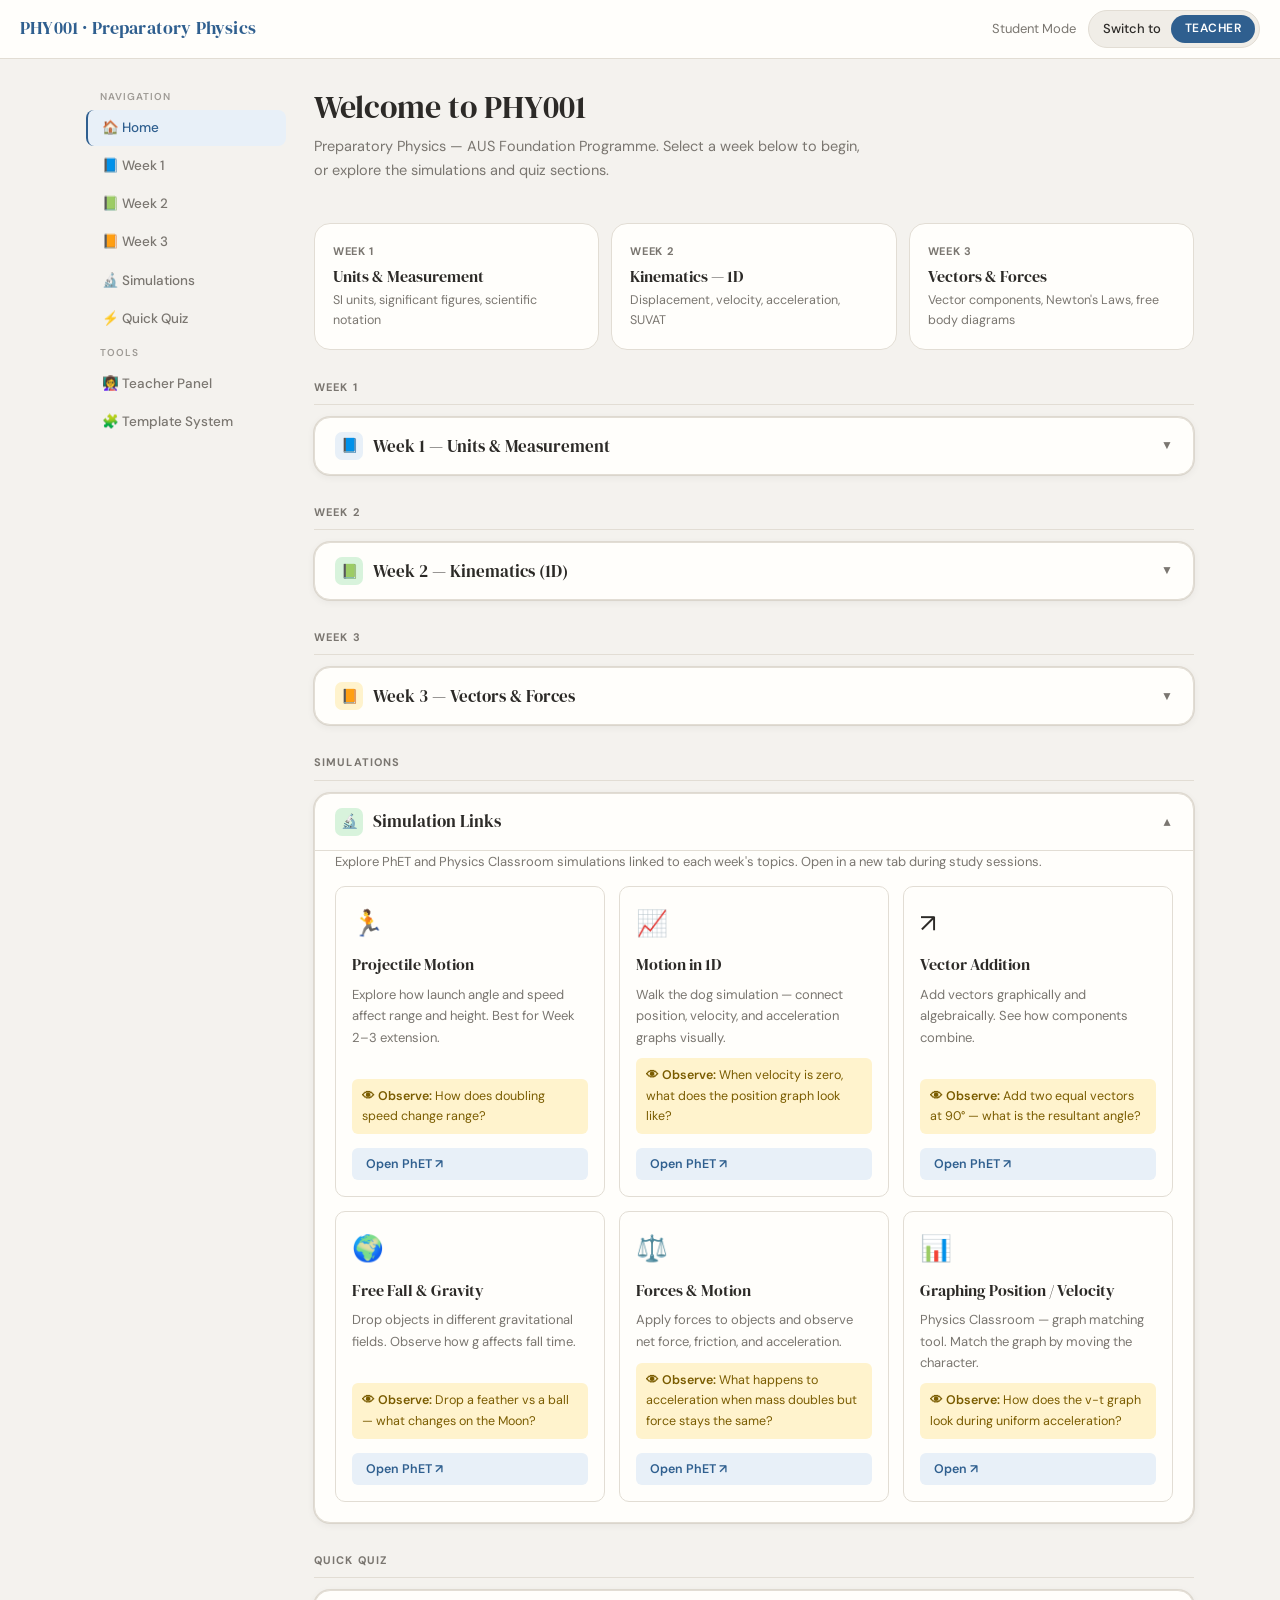
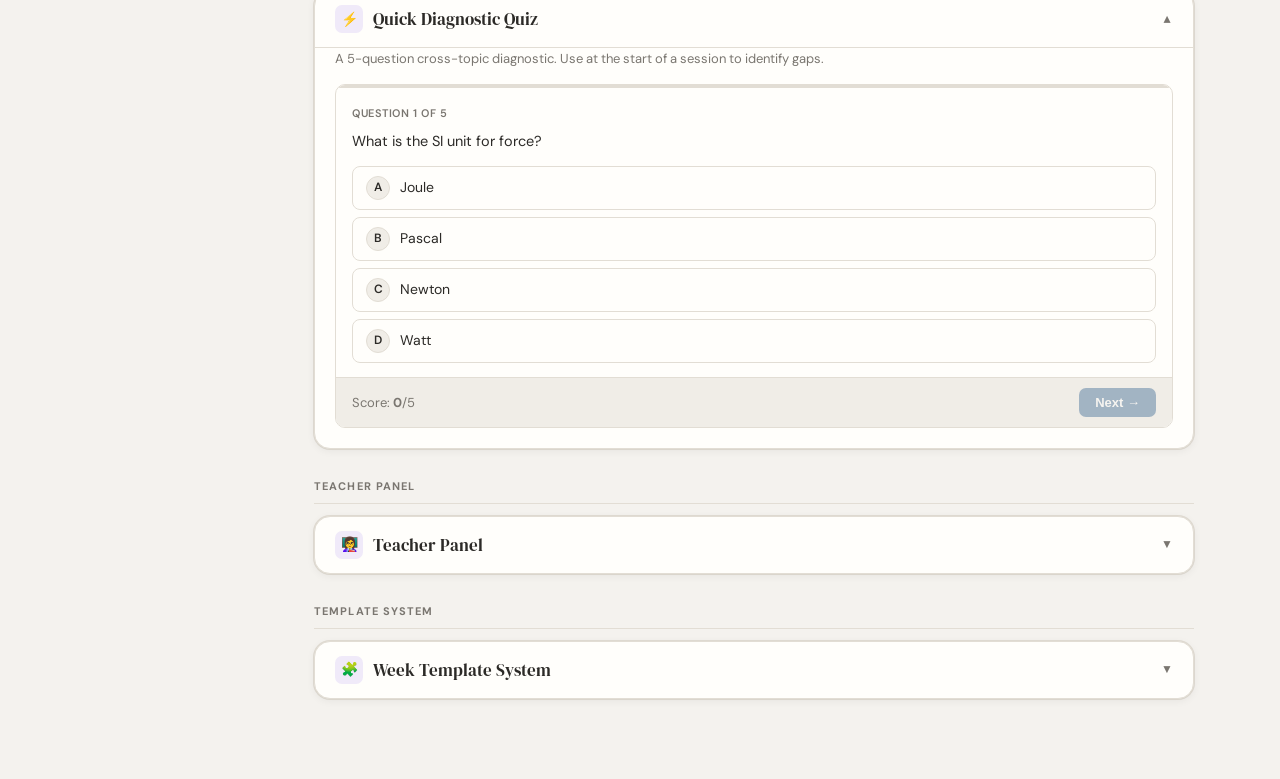
<file: aus-phy001-preparatory-physics/index.html>
<!DOCTYPE html>
<html lang="en">
<head>
<meta charset="UTF-8">
<meta name="viewport" content="width=device-width, initial-scale=1.0">
<title>PHY001 — Preparatory Physics</title>
<link rel="preconnect" href="https://fonts.googleapis.com">
<link href="https://fonts.googleapis.com/css2?family=DM+Serif+Display:ital@0;1&family=DM+Sans:wght@300;400;500;600&family=DM+Mono:wght@400;500&display=swap" rel="stylesheet">

<style>
/* ─── CSS VARIABLES ──────────────────────────────────────────── */
:root {
  --bg:          #f4f2ee;
  --surface:     #fffefb;
  --surface2:    #f0ede7;
  --border:      #e2ddd4;
  --text:        #2c2a27;
  --text-muted:  #7a7670;
  --accent:      #2f5f8f;
  --accent-soft: #e8f0f8;
  --green:       #2d6a4f;
  --green-bg:    #d8f3dc;
  --red:         #9b2335;
  --red-bg:      #fce4e7;
  --yellow:      #7a5c00;
  --yellow-bg:   #fff3cd;
  --teacher:     #4a1f7c;
  --teacher-bg:  #f0eaf9;
  --teacher-border: #c9b8e8;
  --radius:      10px;
  --radius-lg:   16px;
  --shadow:      0 1px 3px rgba(0,0,0,0.07), 0 4px 12px rgba(0,0,0,0.04);
  --shadow-card: 0 2px 8px rgba(0,0,0,0.06), 0 0 0 1px var(--border);
}

/* ─── RESET & BASE ──────────────────────────────────────────── */
*, *::before, *::after { box-sizing: border-box; margin: 0; padding: 0; }

html { scroll-behavior: smooth; }

body {
  font-family: 'DM Sans', sans-serif;
  font-weight: 400;
  font-size: 15px;
  line-height: 1.65;
  color: var(--text);
  background: var(--bg);
  min-height: 100vh;
}

h1, h2, h3, h4 {
  font-family: 'DM Serif Display', serif;
  font-weight: 400;
  line-height: 1.25;
}

code, .mono {
  font-family: 'DM Mono', monospace;
  font-size: 0.88em;
  background: var(--surface2);
  padding: 2px 6px;
  border-radius: 4px;
}

/* ─── TEACHER MODE ──────────────────────────────────────────── */
body.teacher-mode .teacher-only    { display: block !important; }
body.teacher-mode .student-only    { display: block !important; }
body.teacher-mode .answer-reveal   { display: block !important; }
body.teacher-mode .hint-block      { display: block !important; }
body.teacher-mode .answer-hidden   { display: none !important; }

body:not(.teacher-mode) .teacher-only   { display: none !important; }
body:not(.teacher-mode) .answer-reveal  { display: none !important; }

/* ─── TOP BAR ────────────────────────────────────────────────── */
#topbar {
  position: sticky;
  top: 0;
  z-index: 100;
  background: var(--surface);
  border-bottom: 1px solid var(--border);
  padding: 10px 20px;
  display: flex;
  align-items: center;
  justify-content: space-between;
  gap: 16px;
}

.topbar-title {
  font-family: 'DM Serif Display', serif;
  font-size: 1.1rem;
  color: var(--accent);
  letter-spacing: 0.01em;
}

.topbar-right {
  display: flex;
  align-items: center;
  gap: 12px;
}

/* Mode toggle */
.mode-toggle {
  display: flex;
  align-items: center;
  gap: 10px;
  background: var(--surface2);
  border: 1px solid var(--border);
  border-radius: 999px;
  padding: 4px 4px 4px 14px;
  font-size: 13px;
  font-weight: 500;
  cursor: pointer;
  user-select: none;
  transition: all 0.2s;
}

.mode-toggle .pill {
  background: var(--accent);
  color: white;
  padding: 4px 14px;
  border-radius: 999px;
  font-size: 12px;
  font-weight: 600;
  letter-spacing: 0.04em;
  text-transform: uppercase;
  transition: background 0.2s;
}

body.teacher-mode .mode-toggle .pill {
  background: var(--teacher);
}

body.teacher-mode .mode-toggle {
  border-color: var(--teacher-border);
  background: var(--teacher-bg);
  color: var(--teacher);
}

/* ─── LAYOUT ─────────────────────────────────────────────────── */
#layout {
  display: flex;
  max-width: 1140px;
  margin: 0 auto;
  padding: 0 16px;
}

/* Sidebar nav */
#sidenav {
  width: 200px;
  flex-shrink: 0;
  padding: 24px 0 24px 0;
  position: sticky;
  top: 53px;
  height: calc(100vh - 53px);
  overflow-y: auto;
}

#sidenav ul {
  list-style: none;
  display: flex;
  flex-direction: column;
  gap: 2px;
}

#sidenav a {
  display: block;
  padding: 7px 14px;
  border-radius: 8px;
  text-decoration: none;
  color: var(--text-muted);
  font-size: 13.5px;
  font-weight: 500;
  transition: all 0.15s;
  border-left: 2px solid transparent;
}

#sidenav a:hover {
  background: var(--surface2);
  color: var(--text);
  border-left-color: var(--border);
}

#sidenav a.active {
  background: var(--accent-soft);
  color: var(--accent);
  border-left-color: var(--accent);
}

#sidenav .nav-section {
  font-size: 10px;
  font-weight: 600;
  letter-spacing: 0.1em;
  text-transform: uppercase;
  color: var(--text-muted);
  padding: 14px 14px 6px;
  opacity: 0.7;
}

/* Main content */
#main {
  flex: 1;
  min-width: 0;
  padding: 28px 0 60px 28px;
}

/* ─── CARDS ──────────────────────────────────────────────────── */
.card {
  background: var(--surface);
  border: 1px solid var(--border);
  border-radius: var(--radius-lg);
  box-shadow: var(--shadow-card);
  margin-bottom: 20px;
  overflow: hidden;
}

.card-header {
  padding: 14px 20px;
  display: flex;
  align-items: center;
  justify-content: space-between;
  cursor: pointer;
  user-select: none;
  transition: background 0.15s;
  gap: 10px;
}

.card-header:hover { background: var(--surface2); }

.card-header h2 {
  font-size: 1.05rem;
  display: flex;
  align-items: center;
  gap: 10px;
}

.card-header h3 {
  font-size: 0.95rem;
  display: flex;
  align-items: center;
  gap: 8px;
}

.card-icon {
  width: 28px;
  height: 28px;
  border-radius: 7px;
  display: inline-flex;
  align-items: center;
  justify-content: center;
  font-size: 14px;
  flex-shrink: 0;
}

.icon-blue  { background: var(--accent-soft);   color: var(--accent); }
.icon-green { background: var(--green-bg);       color: var(--green); }
.icon-yellow{ background: var(--yellow-bg);      color: var(--yellow); }
.icon-red   { background: var(--red-bg);         color: var(--red); }
.icon-purple{ background: var(--teacher-bg);     color: var(--teacher); }

.chevron {
  font-size: 12px;
  color: var(--text-muted);
  transition: transform 0.2s;
  margin-left: auto;
}

.card.open > .card-header .chevron,
.subcard.open > .subcard-header .chevron {
  transform: rotate(180deg);
}

.card-body {
  display: none;
  padding: 0 20px 20px;
  border-top: 1px solid var(--border);
}

.card.open > .card-body { display: block; }

/* Sub-cards */
.subcard {
  background: var(--bg);
  border: 1px solid var(--border);
  border-radius: var(--radius);
  margin-top: 14px;
  overflow: hidden;
}

.subcard-header {
  padding: 10px 16px;
  display: flex;
  align-items: center;
  justify-content: space-between;
  cursor: pointer;
  user-select: none;
  gap: 8px;
}

.subcard-header:hover { background: var(--surface2); }

.subcard-body {
  display: none;
  padding: 14px 16px 16px;
  border-top: 1px solid var(--border);
}

.subcard.open > .subcard-body { display: block; }

/* ─── TEACHER CALLOUT ────────────────────────────────────────── */
.teacher-only {
  background: var(--teacher-bg);
  border: 1px dashed var(--teacher-border);
  border-radius: var(--radius);
  padding: 12px 16px;
  margin-top: 12px;
  font-size: 13.5px;
}

.teacher-only::before {
  content: "👩‍🏫 Teacher Note";
  display: block;
  font-weight: 600;
  color: var(--teacher);
  font-size: 12px;
  letter-spacing: 0.04em;
  text-transform: uppercase;
  margin-bottom: 6px;
}

/* ─── CONCEPT SUMMARY ────────────────────────────────────────── */
.concept-box {
  background: var(--accent-soft);
  border-left: 3px solid var(--accent);
  border-radius: 0 var(--radius) var(--radius) 0;
  padding: 14px 16px;
  margin: 12px 0;
  font-size: 14.5px;
}

.concept-box strong {
  display: block;
  color: var(--accent);
  font-size: 13px;
  font-weight: 600;
  letter-spacing: 0.03em;
  text-transform: uppercase;
  margin-bottom: 5px;
}

/* ─── FORMULA BOX ────────────────────────────────────────────── */
.formula-grid {
  display: grid;
  grid-template-columns: repeat(auto-fill, minmax(200px, 1fr));
  gap: 10px;
  margin-top: 10px;
}

.formula-card {
  background: var(--surface);
  border: 1px solid var(--border);
  border-radius: var(--radius);
  padding: 12px 14px;
  text-align: center;
}

.formula-card .formula-eq {
  font-family: 'DM Mono', monospace;
  font-size: 1.1em;
  color: var(--accent);
  margin: 4px 0;
}

.formula-card .formula-label {
  font-size: 12px;
  color: var(--text-muted);
}

/* ─── HINT BLOCK ─────────────────────────────────────────────── */
.hint-block {
  background: var(--yellow-bg);
  border: 1px solid #e5c84e;
  border-radius: var(--radius);
  padding: 10px 14px;
  font-size: 13.5px;
  margin-top: 10px;
}

.hint-block::before {
  content: "💡 Hint";
  display: block;
  font-weight: 600;
  color: var(--yellow);
  font-size: 12px;
  letter-spacing: 0.03em;
  margin-bottom: 4px;
}

/* ─── QUESTION ITEMS ─────────────────────────────────────────── */
.q-item {
  background: var(--surface);
  border: 1px solid var(--border);
  border-radius: var(--radius);
  padding: 14px 16px;
  margin-top: 12px;
}

.q-label {
  font-size: 12px;
  font-weight: 600;
  color: var(--text-muted);
  text-transform: uppercase;
  letter-spacing: 0.05em;
  margin-bottom: 6px;
}

.q-text {
  font-size: 14.5px;
  margin-bottom: 12px;
}

/* MCQ options */
.mcq-options {
  display: flex;
  flex-direction: column;
  gap: 7px;
}

.mcq-option {
  display: flex;
  align-items: center;
  gap: 10px;
  padding: 9px 13px;
  border: 1px solid var(--border);
  border-radius: 8px;
  cursor: pointer;
  font-size: 14px;
  background: var(--surface);
  transition: all 0.15s;
  user-select: none;
}

.mcq-option:hover { background: var(--accent-soft); border-color: var(--accent); }

.mcq-option .opt-letter {
  width: 24px;
  height: 24px;
  border-radius: 50%;
  background: var(--surface2);
  border: 1px solid var(--border);
  display: flex;
  align-items: center;
  justify-content: center;
  font-size: 12px;
  font-weight: 600;
  flex-shrink: 0;
  transition: all 0.15s;
}

.mcq-option.selected { border-color: var(--accent); background: var(--accent-soft); }
.mcq-option.selected .opt-letter { background: var(--accent); color: white; border-color: var(--accent); }

.mcq-option.correct { border-color: var(--green); background: var(--green-bg); pointer-events: none; }
.mcq-option.correct .opt-letter { background: var(--green); color: white; border-color: var(--green); }

.mcq-option.wrong { border-color: var(--red); background: var(--red-bg); pointer-events: none; }
.mcq-option.wrong .opt-letter { background: var(--red); color: white; border-color: var(--red); }

.mcq-option.disabled { pointer-events: none; opacity: 0.5; }

/* Feedback */
.feedback {
  margin-top: 10px;
  padding: 10px 14px;
  border-radius: 8px;
  font-size: 13.5px;
  display: none;
}

.feedback.correct { background: var(--green-bg); color: var(--green); border: 1px solid #74c69d; display: block; }
.feedback.wrong   { background: var(--red-bg);   color: var(--red);   border: 1px solid #f4a5ae; display: block; }

.feedback .feedback-explanation {
  margin-top: 6px;
  font-size: 13px;
  opacity: 0.85;
}

/* ─── TRUE/FALSE ─────────────────────────────────────────────── */
.tf-buttons {
  display: flex;
  gap: 8px;
  margin-top: 10px;
}

.tf-btn {
  flex: 1;
  padding: 9px;
  border: 1px solid var(--border);
  border-radius: 8px;
  background: var(--surface);
  font-size: 14px;
  font-weight: 500;
  cursor: pointer;
  transition: all 0.15s;
  text-align: center;
}

.tf-btn:hover { background: var(--accent-soft); border-color: var(--accent); }
.tf-btn.correct { background: var(--green-bg); border-color: var(--green); color: var(--green); pointer-events: none; }
.tf-btn.wrong   { background: var(--red-bg);   border-color: var(--red);   color: var(--red);   pointer-events: none; }
.tf-btn.disabled { pointer-events: none; opacity: 0.4; }

/* ─── NUMERIC INPUT ──────────────────────────────────────────── */
.num-input-row {
  display: flex;
  gap: 8px;
  margin-top: 10px;
  align-items: center;
}

.num-input {
  flex: 1;
  padding: 8px 12px;
  border: 1px solid var(--border);
  border-radius: 8px;
  font-family: 'DM Mono', monospace;
  font-size: 14px;
  background: var(--surface);
  color: var(--text);
  transition: border-color 0.15s;
}

.num-input:focus { outline: none; border-color: var(--accent); box-shadow: 0 0 0 3px rgba(47,95,143,0.1); }

.check-btn {
  padding: 8px 18px;
  background: var(--accent);
  color: white;
  border: none;
  border-radius: 8px;
  font-size: 13.5px;
  font-weight: 600;
  cursor: pointer;
  transition: opacity 0.15s;
}

.check-btn:hover { opacity: 0.85; }

/* ─── STAGED REVEAL (Problem Solving) ───────────────────────── */
.staged-step {
  border: 1px solid var(--border);
  border-radius: 8px;
  margin-top: 10px;
  overflow: hidden;
}

.staged-step-header {
  padding: 9px 14px;
  background: var(--surface2);
  font-size: 13px;
  font-weight: 600;
  display: flex;
  justify-content: space-between;
  align-items: center;
  cursor: pointer;
}

.staged-step-body {
  display: none;
  padding: 12px 14px;
  font-size: 14px;
  background: var(--surface);
  border-top: 1px solid var(--border);
}

.staged-step.open .staged-step-body { display: block; }
.staged-step .chevron { transition: transform 0.2s; font-size: 11px; }
.staged-step.open .chevron { transform: rotate(180deg); }

/* ─── MINI QUIZ ──────────────────────────────────────────────── */
.quiz-wrapper {
  border: 1px solid var(--border);
  border-radius: var(--radius);
  overflow: hidden;
  margin-top: 12px;
}

.quiz-progress-bar {
  height: 3px;
  background: var(--border);
  position: relative;
}

.quiz-progress-fill {
  height: 100%;
  background: var(--accent);
  transition: width 0.3s ease;
  border-radius: 3px;
}

.quiz-question-area {
  padding: 16px 16px 14px;
}

.quiz-counter {
  font-size: 11px;
  font-weight: 600;
  color: var(--text-muted);
  text-transform: uppercase;
  letter-spacing: 0.05em;
  margin-bottom: 8px;
}

.quiz-nav {
  display: flex;
  justify-content: space-between;
  align-items: center;
  padding: 10px 16px;
  background: var(--surface2);
  border-top: 1px solid var(--border);
}

.quiz-score-display {
  text-align: center;
  padding: 24px 20px;
  display: none;
}

.quiz-score-display .score-big {
  font-family: 'DM Serif Display', serif;
  font-size: 2.4rem;
  color: var(--accent);
  margin: 6px 0;
}

.quiz-score-display .score-label {
  font-size: 13px;
  color: var(--text-muted);
}

.quiz-score-display .score-feedback {
  margin-top: 10px;
  padding: 10px 16px;
  border-radius: 8px;
  font-size: 14px;
  display: inline-block;
}

.btn-ghost {
  padding: 7px 14px;
  background: transparent;
  border: 1px solid var(--border);
  border-radius: 7px;
  font-size: 13px;
  font-weight: 500;
  cursor: pointer;
  color: var(--text);
  transition: all 0.15s;
}

.btn-ghost:hover { background: var(--surface); }

.btn-primary {
  padding: 7px 16px;
  background: var(--accent);
  border: none;
  border-radius: 7px;
  font-size: 13px;
  font-weight: 600;
  cursor: pointer;
  color: white;
  transition: opacity 0.15s;
}

.btn-primary:hover { opacity: 0.85; }
.btn-primary:disabled { opacity: 0.4; cursor: not-allowed; }

/* ─── SIMULATION CARDS ───────────────────────────────────────── */
.sim-grid {
  display: grid;
  grid-template-columns: repeat(auto-fill, minmax(220px, 1fr));
  gap: 14px;
  margin-top: 14px;
}

.sim-card {
  background: var(--surface);
  border: 1px solid var(--border);
  border-radius: var(--radius);
  padding: 16px;
  display: flex;
  flex-direction: column;
  gap: 6px;
}

.sim-card .sim-icon { font-size: 1.6rem; }

.sim-card .sim-title {
  font-family: 'DM Serif Display', serif;
  font-size: 1rem;
}

.sim-card .sim-desc {
  font-size: 13px;
  color: var(--text-muted);
  flex: 1;
}

.sim-card .sim-observe {
  font-size: 12.5px;
  color: var(--yellow);
  background: var(--yellow-bg);
  border-radius: 6px;
  padding: 7px 10px;
  margin-top: 4px;
}

.sim-card .sim-observe::before {
  content: "👁 Observe: ";
  font-weight: 600;
}

.sim-link {
  display: inline-block;
  margin-top: 8px;
  padding: 6px 14px;
  background: var(--accent-soft);
  color: var(--accent);
  border-radius: 6px;
  font-size: 12.5px;
  font-weight: 600;
  text-decoration: none;
  transition: background 0.15s;
}

.sim-link:hover { background: var(--accent); color: white; }

/* ─── MISTAKE CARDS ──────────────────────────────────────────── */
.mistake-item {
  background: var(--red-bg);
  border: 1px solid #f4a5ae;
  border-radius: var(--radius);
  padding: 12px 14px;
  margin-top: 10px;
  font-size: 13.5px;
}

.mistake-item .mistake-label {
  font-weight: 600;
  color: var(--red);
  font-size: 12px;
  text-transform: uppercase;
  letter-spacing: 0.04em;
  margin-bottom: 4px;
}

.mistake-item .mistake-fix {
  color: var(--green);
  font-size: 13px;
  margin-top: 4px;
}

.mistake-item .mistake-fix::before { content: "✓ Fix: "; font-weight: 600; }

/* ─── TEMPLATE PANEL ─────────────────────────────────────────── */
.template-panel {
  background: var(--surface);
  border: 1px solid var(--border);
  border-radius: var(--radius-lg);
  overflow: hidden;
  margin-bottom: 20px;
}

.template-panel pre {
  background: #1e1c19;
  color: #d4cfc7;
  padding: 16px 18px;
  font-family: 'DM Mono', monospace;
  font-size: 12px;
  line-height: 1.7;
  overflow-x: auto;
  white-space: pre-wrap;
  word-break: break-word;
}

.template-panel pre .cm-k  { color: #7eb8d4; }  /* keyword  */
.template-panel pre .cm-s  { color: #98c97a; }  /* string   */
.template-panel pre .cm-c  { color: #7a7670; font-style: italic; } /* comment */
.template-panel pre .cm-n  { color: #e0a97f; }  /* number   */

/* ─── STEP LIST ──────────────────────────────────────────────── */
.step-list { list-style: none; counter-reset: step-counter; margin-top: 8px; }
.step-list li {
  counter-increment: step-counter;
  padding: 7px 10px 7px 42px;
  position: relative;
  font-size: 14px;
  border-left: 1px dashed var(--border);
  margin-left: 18px;
  margin-bottom: 4px;
}
.step-list li::before {
  content: counter(step-counter);
  position: absolute;
  left: -18px;
  top: 50%;
  transform: translateY(-50%);
  width: 28px;
  height: 28px;
  background: var(--accent);
  color: white;
  font-size: 11px;
  font-weight: 700;
  border-radius: 50%;
  display: flex;
  align-items: center;
  justify-content: center;
}

/* ─── INLINE BADGES ──────────────────────────────────────────── */
.badge {
  display: inline-block;
  padding: 2px 8px;
  border-radius: 999px;
  font-size: 11px;
  font-weight: 600;
  letter-spacing: 0.04em;
  text-transform: uppercase;
}
.badge-blue   { background: var(--accent-soft);  color: var(--accent); }
.badge-green  { background: var(--green-bg);      color: var(--green); }
.badge-yellow { background: var(--yellow-bg);     color: var(--yellow); }
.badge-red    { background: var(--red-bg);        color: var(--red); }

/* ─── HOME SECTION ───────────────────────────────────────────── */
.home-hero {
  padding: 0 0 20px 0;
}

.home-hero h1 {
  font-size: 2rem;
  color: var(--text);
  margin-bottom: 8px;
}

.home-hero p {
  color: var(--text-muted);
  max-width: 560px;
  font-size: 14.5px;
}

.week-nav-grid {
  display: grid;
  grid-template-columns: repeat(3, 1fr);
  gap: 12px;
  margin-top: 20px;
}

.week-nav-card {
  background: var(--surface);
  border: 1px solid var(--border);
  border-radius: var(--radius-lg);
  padding: 18px;
  cursor: pointer;
  transition: all 0.2s;
  text-decoration: none;
  display: block;
}

.week-nav-card:hover {
  border-color: var(--accent);
  box-shadow: 0 4px 16px rgba(47,95,143,0.12);
  transform: translateY(-1px);
}

.week-nav-card .week-num {
  font-size: 11px;
  font-weight: 700;
  letter-spacing: 0.06em;
  text-transform: uppercase;
  color: var(--text-muted);
  margin-bottom: 6px;
}

.week-nav-card h3 {
  font-size: 1rem;
  color: var(--text);
  margin-bottom: 4px;
}

.week-nav-card p {
  font-size: 12.5px;
  color: var(--text-muted);
  margin: 0;
}

/* ─── SECTION HEADER ─────────────────────────────────────────── */
.section-label {
  font-size: 11px;
  font-weight: 700;
  color: var(--text-muted);
  text-transform: uppercase;
  letter-spacing: 0.1em;
  margin: 28px 0 12px;
  padding-bottom: 8px;
  border-bottom: 1px solid var(--border);
}

/* ─── COPY CODE BUTTON ───────────────────────────────────────── */
.copy-btn {
  float: right;
  margin-bottom: 8px;
  padding: 4px 10px;
  background: rgba(255,255,255,0.08);
  border: 1px solid rgba(255,255,255,0.15);
  border-radius: 5px;
  color: #a0998f;
  font-size: 11px;
  cursor: pointer;
  font-family: 'DM Mono', monospace;
  transition: all 0.15s;
}
.copy-btn:hover { background: rgba(255,255,255,0.15); color: #d4cfc7; }

/* ─── UTILITY ────────────────────────────────────────────────── */
.mt-8  { margin-top: 8px; }
.mt-12 { margin-top: 12px; }
.mt-16 { margin-top: 16px; }
.small { font-size: 13px; color: var(--text-muted); }

p + p { margin-top: 8px; }

/* ─── SCROLLBAR ──────────────────────────────────────────────── */
::-webkit-scrollbar { width: 6px; height: 6px; }
::-webkit-scrollbar-track { background: transparent; }
::-webkit-scrollbar-thumb { background: var(--border); border-radius: 3px; }

/* ─── MOBILE ─────────────────────────────────────────────────── */
@media (max-width: 760px) {
  #sidenav { display: none; }
  #main { padding: 16px 0 40px; }
  .week-nav-grid { grid-template-columns: 1fr; }
  .formula-grid { grid-template-columns: 1fr 1fr; }
  .sim-grid { grid-template-columns: 1fr; }
}
</style>
</head>

<body>

<!-- ████████████ TOP BAR ████████████ -->
<div id="topbar">
  <div class="topbar-title">PHY001 · Preparatory Physics</div>
  <div class="topbar-right">
    <span id="mode-label" style="font-size:13px;color:var(--text-muted)">Student Mode</span>
    <div class="mode-toggle" id="modeToggle" title="Toggle Teacher / Student Mode">
      <span id="modeToggleLeft">Switch to</span>
      <span class="pill" id="modePill">Teacher</span>
    </div>
  </div>
</div>

<!-- ████████████ LAYOUT ████████████ -->
<div id="layout">

  <!-- ── SIDEBAR ── -->
  <nav id="sidenav">
    <ul>
      <li><span class="nav-section">Navigation</span></li>
      <li><a href="#home" class="nav-link active">🏠 Home</a></li>
      <li><a href="#week1" class="nav-link">📘 Week 1</a></li>
      <li><a href="#week2" class="nav-link">📗 Week 2</a></li>
      <li><a href="#week3" class="nav-link">📙 Week 3</a></li>
      <li><a href="#sims" class="nav-link">🔬 Simulations</a></li>
      <li><a href="#quickquiz" class="nav-link">⚡ Quick Quiz</a></li>
      <li><span class="nav-section">Tools</span></li>
      <li><a href="#teacherpanel" class="nav-link">👩‍🏫 Teacher Panel</a></li>
      <li><a href="#template" class="nav-link">🧩 Template System</a></li>
    </ul>
  </nav>

  <!-- ── MAIN ── -->
  <main id="main">

    <!-- ═══════════════════════════════════════ HOME -->
    <section id="home">
      <div class="home-hero">
        <h1>Welcome to PHY001</h1>
        <p>Preparatory Physics — AUS Foundation Programme. Select a week below to begin, or explore the simulations and quiz sections.</p>
        <div id="teacher-welcome" class="teacher-only" style="margin-top:14px">
          This site runs in <strong>Student Mode</strong> by default — answers and explanations are hidden. Switch to <strong>Teacher Mode</strong> (top-right) to reveal all solutions, notes, and common mistakes. Content for each week is stored in the <code>WEEK_TEMPLATE_SYSTEM</code> JavaScript object — see the Template Panel to add new weeks.
        </div>
      </div>

      <div class="week-nav-grid">
        <a class="week-nav-card" href="#week1" onclick="openCard('week1-card')">
          <div class="week-num">Week 1</div>
          <h3>Units &amp; Measurement</h3>
          <p>SI units, significant figures, scientific notation</p>
        </a>
        <a class="week-nav-card" href="#week2" onclick="openCard('week2-card')">
          <div class="week-num">Week 2</div>
          <h3>Kinematics — 1D</h3>
          <p>Displacement, velocity, acceleration, SUVAT</p>
        </a>
        <a class="week-nav-card" href="#week3" onclick="openCard('week3-card')">
          <div class="week-num">Week 3</div>
          <h3>Vectors &amp; Forces</h3>
          <p>Vector components, Newton's Laws, free body diagrams</p>
        </a>
      </div>
    </section>

    <!-- ═══════════════════════════════════════ WEEK 1 -->
    <div class="section-label" id="week1">Week 1</div>

    <div class="card" id="week1-card">
      <div class="card-header" onclick="toggleCard('week1-card')">
        <h2><span class="card-icon icon-blue">📘</span> Week 1 — Units &amp; Measurement</h2>
        <span class="chevron">▼</span>
      </div>
      <div class="card-body">

        <!-- Concept Summary -->
        <div class="subcard" id="w1-concepts">
          <div class="subcard-header" onclick="toggleSubcard('w1-concepts')">
            <h3><span class="card-icon icon-blue">💡</span> Concept Summary</h3>
            <span class="chevron">▼</span>
          </div>
          <div class="subcard-body">
            <div class="concept-box">
              <strong>SI Base Units</strong>
              The International System of Units defines 7 base units. The most common in mechanics: metre (m), kilogram (kg), second (s), and ampere (A).
            </div>
            <div class="concept-box">
              <strong>Significant Figures</strong>
              The number of meaningful digits in a measured value. Non-zero digits are always significant. Zeros between non-zero digits are significant. Leading zeros are never significant.
            </div>
            <div class="concept-box">
              <strong>Scientific Notation</strong>
              A way to express very large or small numbers: <code>a × 10ⁿ</code>, where <code>1 ≤ a &lt; 10</code>.
            </div>
            <div class="teacher-only">
              <p>Students commonly confuse precision with accuracy. Emphasize the dartboard analogy — precise = clustered, accurate = near the bullseye. Also: many students miscount sig figs with zeros. Spend time on the 3 zero rules before moving on.</p>
            </div>
          </div>
        </div>

        <!-- Key Formulas -->
        <div class="subcard" id="w1-formulas">
          <div class="subcard-header" onclick="toggleSubcard('w1-formulas')">
            <h3><span class="card-icon icon-green">📐</span> Key Formulas &amp; Conversions</h3>
            <span class="chevron">▼</span>
          </div>
          <div class="subcard-body">
            <div class="formula-grid">
              <div class="formula-card">
                <div class="formula-label">Scientific Notation</div>
                <div class="formula-eq">a × 10ⁿ</div>
                <div class="formula-label">1 ≤ a &lt; 10</div>
              </div>
              <div class="formula-card">
                <div class="formula-label">Percent Error</div>
                <div class="formula-eq">|meas − true| / true × 100%</div>
              </div>
              <div class="formula-card">
                <div class="formula-label">Unit Conversion</div>
                <div class="formula-eq">multiply by (unit/unit)</div>
                <div class="formula-label">cancel unwanted units</div>
              </div>
            </div>
            <p class="small mt-12">📌 Placeholder — additional formulas will be added here.</p>
          </div>
        </div>

        <!-- Worked Example -->
        <div class="subcard" id="w1-example">
          <div class="subcard-header" onclick="toggleSubcard('w1-example')">
            <h3><span class="card-icon icon-yellow">📝</span> Worked Example</h3>
            <span class="chevron">▼</span>
          </div>
          <div class="subcard-body">
            <div class="q-item">
              <div class="q-label">Example</div>
              <div class="q-text">Convert 72 km/h to m/s. Show your working using the factor-label method.</div>

              <div class="staged-step" id="ex1-s1">
                <div class="staged-step-header" onclick="toggleStaged('ex1-s1')">
                  Step 1 — Write down what you're converting <span class="chevron">▼</span>
                </div>
                <div class="staged-step-body">
                  Start: <strong>72 km/h</strong><br>
                  Target: <strong>? m/s</strong>
                </div>
              </div>

              <div class="staged-step" id="ex1-s2">
                <div class="staged-step-header" onclick="toggleStaged('ex1-s2')">
                  Step 2 — Set up conversion fractions <span class="chevron">▼</span>
                </div>
                <div class="staged-step-body">
                  <code>72 km/h × (1000 m / 1 km) × (1 h / 3600 s)</code><br><br>
                  The <em>km</em> cancels and the <em>h</em> cancels.
                </div>
              </div>

              <div class="staged-step" id="ex1-s3">
                <div class="staged-step-header" onclick="toggleStaged('ex1-s3')">
                  Step 3 — Calculate <span class="chevron">▼</span>
                </div>
                <div class="staged-step-body">
                  <code>72 × 1000 / 3600 = 20 m/s</code><br><br>
                  ✅ <strong>Answer: 20 m/s</strong>
                </div>
              </div>

              <div class="teacher-only">
                <p>Common error: students divide by 1000 instead of multiplying. Encourage them to always write out the full factor-label chain before calculating. Reinforce that units behave like algebra.</p>
              </div>
            </div>
          </div>
        </div>

        <!-- MCQs -->
        <div class="subcard" id="w1-mcq">
          <div class="subcard-header" onclick="toggleSubcard('w1-mcq')">
            <h3><span class="card-icon icon-blue">🔘</span> Multiple Choice Questions</h3>
            <span class="chevron">▼</span>
          </div>
          <div class="subcard-body">

            <!-- MCQ 1 -->
            <div class="q-item" id="mcq-w1-1">
              <div class="q-label">MCQ · L1</div>
              <div class="q-text">How many significant figures are in the number <strong>0.00304</strong>?</div>
              <div class="mcq-options" data-correct="B" data-explanation="The leading zeros are not significant. The digits 3, 0, and 4 are all significant — the zero between 3 and 4 is significant because it is between two non-zero digits.">
                <div class="mcq-option" data-val="A"><span class="opt-letter">A</span> 2</div>
                <div class="mcq-option" data-val="B"><span class="opt-letter">B</span> 3</div>
                <div class="mcq-option" data-val="C"><span class="opt-letter">C</span> 5</div>
                <div class="mcq-option" data-val="D"><span class="opt-letter">D</span> 6</div>
              </div>
              <div class="feedback" id="mcq-w1-1-fb"></div>
              <div class="hint-block" style="display:none" id="mcq-w1-1-hint">Start by ignoring all leading zeros. Count only from the first non-zero digit onward.</div>
              <div class="mt-8">
                <button class="btn-ghost" onclick="toggleHint('mcq-w1-1-hint')">💡 Show Hint</button>
              </div>
              <div class="teacher-only">
                <strong>Teacher note:</strong> The zero between 3 and 4 is the most commonly missed sig fig. Reinforce: "zeros sandwiched between non-zero digits are always significant."
              </div>
            </div>

            <!-- MCQ 2 placeholder -->
            <div class="q-item">
              <div class="q-label">MCQ · L2 — Placeholder</div>
              <div class="q-text">[ Week 1 MCQ #2 will be added here — conversion between SI prefixes ]</div>
              <p class="small mt-8">📌 Insert question following the pattern above.</p>
            </div>

          </div>
        </div>

        <!-- True / False -->
        <div class="subcard" id="w1-tf">
          <div class="subcard-header" onclick="toggleSubcard('w1-tf')">
            <h3><span class="card-icon icon-green">✅</span> True / False</h3>
            <span class="chevron">▼</span>
          </div>
          <div class="subcard-body">

            <div class="q-item" id="tf-w1-1">
              <div class="q-label">True / False</div>
              <div class="q-text">The kilogram is an SI base unit for <em>weight</em>.</div>
              <div class="tf-buttons">
                <button class="tf-btn" onclick="checkTF('tf-w1-1', false, this, 'False is correct. The kilogram measures <strong>mass</strong>, not weight. Weight is a force measured in Newtons.')">True</button>
                <button class="tf-btn" onclick="checkTF('tf-w1-1', true, this, 'False is correct. The kilogram measures <strong>mass</strong>, not weight. Weight is a force measured in Newtons.')">False</button>
              </div>
              <div class="feedback" id="tf-w1-1-fb"></div>
              <div class="teacher-only">
                <p>This distinction is critical for later chapters. Mass is an intrinsic property; weight depends on gravitational field strength. Use Fg = mg to connect them.</p>
              </div>
            </div>

          </div>
        </div>

        <!-- Short Numeric -->
        <div class="subcard" id="w1-numeric">
          <div class="subcard-header" onclick="toggleSubcard('w1-numeric')">
            <h3><span class="card-icon icon-yellow">🔢</span> Short Numeric Answer</h3>
            <span class="chevron">▼</span>
          </div>
          <div class="subcard-body">
            <div class="q-item">
              <div class="q-label">Numeric · L1</div>
              <div class="q-text">Express 0.000056 m in scientific notation. Enter the exponent only (e.g. if the answer is 5.6 × 10⁻⁵, enter <strong>-5</strong>).</div>
              <div class="hint-block" id="num-w1-1-hint" style="display:none">Move the decimal point until there is exactly one non-zero digit before it. Count how many places you moved.</div>
              <div class="num-input-row">
                <input type="number" class="num-input" id="num-w1-1-input" placeholder="Enter exponent...">
                <button class="check-btn" onclick="checkNumeric('num-w1-1', -5, 0)">Check</button>
              </div>
              <div class="feedback" id="num-w1-1-fb"></div>
              <div class="mt-8"><button class="btn-ghost" onclick="toggleHint('num-w1-1-hint')">💡 Show Hint</button></div>
            </div>
          </div>
        </div>

        <!-- Problem Solving -->
        <div class="subcard" id="w1-ps">
          <div class="subcard-header" onclick="toggleSubcard('w1-ps')">
            <h3><span class="card-icon icon-red">🧠</span> Problem Solving</h3>
            <span class="chevron">▼</span>
          </div>
          <div class="subcard-body">
            <div class="q-item">
              <div class="q-label">Problem · L2</div>
              <div class="q-text">A student measures a table as 1.56 m long. The actual length is 1.50 m. Calculate the percent error. Reveal each step when ready.</div>
              <div class="staged-step" id="ps-w1-s1">
                <div class="staged-step-header" onclick="toggleStaged('ps-w1-s1')">Step 1 — Identify given values <span class="chevron">▼</span></div>
                <div class="staged-step-body">Measured = 1.56 m &nbsp;|&nbsp; Actual = 1.50 m</div>
              </div>
              <div class="staged-step" id="ps-w1-s2">
                <div class="staged-step-header" onclick="toggleStaged('ps-w1-s2')">Step 2 — Apply formula <span class="chevron">▼</span></div>
                <div class="staged-step-body"><code>|1.56 − 1.50| / 1.50 × 100%</code> = <code>0.06 / 1.50 × 100%</code></div>
              </div>
              <div class="staged-step" id="ps-w1-s3">
                <div class="staged-step-header" onclick="toggleStaged('ps-w1-s3')">Step 3 — Answer <span class="chevron">▼</span></div>
                <div class="staged-step-body">✅ <strong>4.0%</strong> percent error</div>
              </div>
            </div>
          </div>
        </div>

        <!-- Mini Quiz -->
        <div class="subcard" id="w1-quiz">
          <div class="subcard-header" onclick="toggleSubcard('w1-quiz')">
            <h3><span class="card-icon icon-purple">⚡</span> Mini Quiz</h3>
            <span class="chevron">▼</span>
          </div>
          <div class="subcard-body">
            <p class="small mb-8">5-question quick check. Scored automatically.</p>
            <div id="quiz-w1"></div>
          </div>
        </div>

        <!-- Common Mistakes -->
        <div class="subcard" id="w1-mistakes">
          <div class="subcard-header" onclick="toggleSubcard('w1-mistakes')">
            <h3><span class="card-icon icon-red">⚠️</span> Common Mistakes</h3>
            <span class="chevron">▼</span>
          </div>
          <div class="subcard-body">
            <div class="mistake-item">
              <div class="mistake-label">Mistake #1</div>
              Counting leading zeros as significant figures (e.g. saying 0.0045 has 4 sig figs).
              <div class="mistake-fix">Only start counting from the first non-zero digit. 0.0045 has 2 sig figs.</div>
            </div>
            <div class="mistake-item">
              <div class="mistake-label">Mistake #2</div>
              Flipping the conversion fraction (e.g. multiplying by h/3600 instead of 3600s/h).
              <div class="mistake-fix">Write out the unit you want to cancel on the bottom of the fraction.</div>
            </div>
            <div class="mistake-item">
              <div class="mistake-label">Mistake #3 — Placeholder</div>
              [ Add Week 1 common mistake #3 here ]
              <div class="mistake-fix">[ Correction here ]</div>
            </div>
          </div>
        </div>

        <!-- Simulations link for this week -->
        <div class="subcard" id="w1-sims">
          <div class="subcard-header" onclick="toggleSubcard('w1-sims')">
            <h3><span class="card-icon icon-green">🔬</span> Simulations for This Week</h3>
            <span class="chevron">▼</span>
          </div>
          <div class="subcard-body">
            <p class="small">[ Week 1 simulation links — placeholder. Will link to PhET unit conversion tools. ]</p>
          </div>
        </div>

      </div><!-- /card-body week1 -->
    </div><!-- /card week1 -->

    <!-- ═══════════════════════════════════════ WEEK 2 -->
    <div class="section-label" id="week2">Week 2</div>

    <div class="card" id="week2-card">
      <div class="card-header" onclick="toggleCard('week2-card')">
        <h2><span class="card-icon icon-green">📗</span> Week 2 — Kinematics (1D)</h2>
        <span class="chevron">▼</span>
      </div>
      <div class="card-body">

        <!-- Concept Summary -->
        <div class="subcard" id="w2-concepts">
          <div class="subcard-header" onclick="toggleSubcard('w2-concepts')">
            <h3><span class="card-icon icon-blue">💡</span> Concept Summary</h3>
            <span class="chevron">▼</span>
          </div>
          <div class="subcard-body">
            <div class="concept-box">
              <strong>Displacement vs Distance</strong>
              Displacement is a vector — it depends only on start and end positions. Distance is scalar — total path length.
            </div>
            <div class="concept-box">
              <strong>SUVAT Variables</strong>
              <code>s</code> = displacement &nbsp;|&nbsp; <code>u</code> = initial velocity &nbsp;|&nbsp; <code>v</code> = final velocity &nbsp;|&nbsp; <code>a</code> = acceleration &nbsp;|&nbsp; <code>t</code> = time
            </div>
            <div class="teacher-only">
              Emphasise direction conventions. Set up +/− axis early. Students confuse "decelerating" with "negative acceleration" — they are only the same if the object is moving in the + direction.
            </div>
          </div>
        </div>

        <!-- Key Formulas -->
        <div class="subcard" id="w2-formulas">
          <div class="subcard-header" onclick="toggleSubcard('w2-formulas')">
            <h3><span class="card-icon icon-green">📐</span> SUVAT Equations</h3>
            <span class="chevron">▼</span>
          </div>
          <div class="subcard-body">
            <div class="formula-grid">
              <div class="formula-card">
                <div class="formula-label">Equation 1</div>
                <div class="formula-eq">v = u + at</div>
                <div class="formula-label">no s</div>
              </div>
              <div class="formula-card">
                <div class="formula-label">Equation 2</div>
                <div class="formula-eq">s = ut + ½at²</div>
                <div class="formula-label">no v</div>
              </div>
              <div class="formula-card">
                <div class="formula-label">Equation 3</div>
                <div class="formula-eq">v² = u² + 2as</div>
                <div class="formula-label">no t</div>
              </div>
              <div class="formula-card">
                <div class="formula-label">Equation 4</div>
                <div class="formula-eq">s = ½(u+v)t</div>
                <div class="formula-label">no a</div>
              </div>
            </div>
            <div class="teacher-only" style="margin-top:12px">
              Teach students to always list the 5 SUVAT variables first, circle the unknown, and pick the equation that has exactly 3 knowns + the unknown.
            </div>
          </div>
        </div>

        <!-- MCQ Placeholder -->
        <div class="subcard" id="w2-mcq">
          <div class="subcard-header" onclick="toggleSubcard('w2-mcq')">
            <h3><span class="card-icon icon-blue">🔘</span> MCQ — Kinematics</h3>
            <span class="chevron">▼</span>
          </div>
          <div class="subcard-body">
            <div class="q-item" id="mcq-w2-1">
              <div class="q-label">MCQ · L1</div>
              <div class="q-text">A car starts from rest and accelerates at 3 m/s² for 4 seconds. What is its final velocity?</div>
              <div class="mcq-options" data-correct="C" data-explanation="Using v = u + at: v = 0 + (3)(4) = 12 m/s. The car started from rest so u = 0.">
                <div class="mcq-option" data-val="A"><span class="opt-letter">A</span> 3 m/s</div>
                <div class="mcq-option" data-val="B"><span class="opt-letter">B</span> 7 m/s</div>
                <div class="mcq-option" data-val="C"><span class="opt-letter">C</span> 12 m/s</div>
                <div class="mcq-option" data-val="D"><span class="opt-letter">D</span> 48 m/s</div>
              </div>
              <div class="feedback" id="mcq-w2-1-fb"></div>
              <div class="hint-block" id="mcq-w2-1-hint" style="display:none">Which SUVAT equation connects v, u, a, and t?</div>
              <div class="mt-8"><button class="btn-ghost" onclick="toggleHint('mcq-w2-1-hint')">💡 Show Hint</button></div>
            </div>
          </div>
        </div>

        <!-- Remaining sub-sections as placeholders -->
        <div class="subcard" id="w2-placeholder">
          <div class="subcard-header" onclick="toggleSubcard('w2-placeholder')">
            <h3><span class="card-icon icon-yellow">📋</span> Guided Practice, T/F, Problem Solving, Mini Quiz</h3>
            <span class="chevron">▼</span>
          </div>
          <div class="subcard-body">
            <p class="small">📌 <strong>Placeholder</strong> — Week 2 full content will be inserted here using the Week Template System. Sections: Guided Practice · MCQs · True/False · Numeric · Problem Solving · Mini Quiz · Common Mistakes · Simulations.</p>
            <p class="small mt-8">See the <strong>Template System Panel</strong> at the bottom of this page for how to populate this week.</p>
          </div>
        </div>

      </div>
    </div>

    <!-- ═══════════════════════════════════════ WEEK 3 -->
    <div class="section-label" id="week3">Week 3</div>

    <div class="card" id="week3-card">
      <div class="card-header" onclick="toggleCard('week3-card')">
        <h2><span class="card-icon icon-yellow">📙</span> Week 3 — Vectors &amp; Forces</h2>
        <span class="chevron">▼</span>
      </div>
      <div class="card-body">

        <!-- Concept Summary -->
        <div class="subcard" id="w3-concepts">
          <div class="subcard-header" onclick="toggleSubcard('w3-concepts')">
            <h3><span class="card-icon icon-blue">💡</span> Concept Summary</h3>
            <span class="chevron">▼</span>
          </div>
          <div class="subcard-body">
            <div class="concept-box">
              <strong>Vectors vs Scalars</strong>
              Vectors have both magnitude and direction (e.g. force, velocity, displacement). Scalars have magnitude only (e.g. speed, distance, mass).
            </div>
            <div class="concept-box">
              <strong>Newton's First Law</strong>
              An object remains at rest or in uniform motion unless acted upon by a net external force.
            </div>
            <div class="concept-box">
              <strong>Newton's Second Law</strong>
              The net force on an object equals its mass times acceleration: <code>Fnet = ma</code>.
            </div>
            <div class="teacher-only">
              For FBD (free body diagrams): use strictly vertical arrows for vertical force problems. Common student error is drawing the normal force at an angle. Reinforce: N and Fg are always vertical.
            </div>
          </div>
        </div>

        <!-- Placeholder for rest of week 3 -->
        <div class="subcard" id="w3-placeholder">
          <div class="subcard-header" onclick="toggleSubcard('w3-placeholder')">
            <h3><span class="card-icon icon-yellow">📋</span> Full Week 3 Content — Placeholder</h3>
            <span class="chevron">▼</span>
          </div>
          <div class="subcard-body">
            <p class="small">📌 Week 3 full content (MCQs, T/F, examples, quiz, mistakes, sims) to be populated using the Template System.</p>
          </div>
        </div>

      </div>
    </div>

    <!-- ═══════════════════════════════════════ SIMULATIONS -->
    <div class="section-label" id="sims">Simulations</div>

    <div class="card open" id="sims-card">
      <div class="card-header" onclick="toggleCard('sims-card')">
        <h2><span class="card-icon icon-green">🔬</span> Simulation Links</h2>
        <span class="chevron">▼</span>
      </div>
      <div class="card-body">
        <p class="small">Explore PhET and Physics Classroom simulations linked to each week's topics. Open in a new tab during study sessions.</p>

        <div class="sim-grid">

          <div class="sim-card">
            <div class="sim-icon">🏃</div>
            <div class="sim-title">Projectile Motion</div>
            <div class="sim-desc">Explore how launch angle and speed affect range and height. Best for Week 2–3 extension.</div>
            <div class="sim-observe">How does doubling speed change range?</div>
            <a class="sim-link" href="https://phet.colorado.edu/en/simulations/projectile-motion" target="_blank">Open PhET ↗</a>
          </div>

          <div class="sim-card">
            <div class="sim-icon">📈</div>
            <div class="sim-title">Motion in 1D</div>
            <div class="sim-desc">Walk the dog simulation — connect position, velocity, and acceleration graphs visually.</div>
            <div class="sim-observe">When velocity is zero, what does the position graph look like?</div>
            <a class="sim-link" href="https://phet.colorado.edu/en/simulations/moving-man" target="_blank">Open PhET ↗</a>
          </div>

          <div class="sim-card">
            <div class="sim-icon">↗️</div>
            <div class="sim-title">Vector Addition</div>
            <div class="sim-desc">Add vectors graphically and algebraically. See how components combine.</div>
            <div class="sim-observe">Add two equal vectors at 90° — what is the resultant angle?</div>
            <a class="sim-link" href="https://phet.colorado.edu/en/simulations/vector-addition" target="_blank">Open PhET ↗</a>
          </div>

          <div class="sim-card">
            <div class="sim-icon">🌍</div>
            <div class="sim-title">Free Fall &amp; Gravity</div>
            <div class="sim-desc">Drop objects in different gravitational fields. Observe how g affects fall time.</div>
            <div class="sim-observe">Drop a feather vs a ball — what changes on the Moon?</div>
            <a class="sim-link" href="https://phet.colorado.edu/en/simulations/gravity-and-orbits" target="_blank">Open PhET ↗</a>
          </div>

          <div class="sim-card">
            <div class="sim-icon">⚖️</div>
            <div class="sim-title">Forces &amp; Motion</div>
            <div class="sim-desc">Apply forces to objects and observe net force, friction, and acceleration.</div>
            <div class="sim-observe">What happens to acceleration when mass doubles but force stays the same?</div>
            <a class="sim-link" href="https://phet.colorado.edu/en/simulations/forces-and-motion-basics" target="_blank">Open PhET ↗</a>
          </div>

          <div class="sim-card">
            <div class="sim-icon">📊</div>
            <div class="sim-title">Graphing Position / Velocity</div>
            <div class="sim-desc">Physics Classroom — graph matching tool. Match the graph by moving the character.</div>
            <div class="sim-observe">How does the v-t graph look during uniform acceleration?</div>
            <a class="sim-link" href="https://www.physicsclassroom.com/Physics-Interactives/1-D-Kinematics/Graph-That-Motion/Graph-That-Motion-Interactive" target="_blank">Open ↗</a>
          </div>

        </div>

        <div class="teacher-only" style="margin-top:16px">
          <p>Assign PhET labs as screen-captured evidence activities. Require students to: (1) sketch the setup, (2) record a data table, (3) describe one observation in their own words. Avoid turning these into passive viewing sessions.</p>
        </div>

      </div>
    </div>

    <!-- ═══════════════════════════════════════ QUICK QUIZ -->
    <div class="section-label" id="quickquiz">Quick Quiz</div>

    <div class="card open" id="quickquiz-card">
      <div class="card-header" onclick="toggleCard('quickquiz-card')">
        <h2><span class="card-icon icon-purple">⚡</span> Quick Diagnostic Quiz</h2>
        <span class="chevron">▼</span>
      </div>
      <div class="card-body">
        <p class="small" style="margin-bottom:14px">A 5-question cross-topic diagnostic. Use at the start of a session to identify gaps.</p>
        <div id="quiz-main"></div>
      </div>
    </div>

    <!-- ═══════════════════════════════════════ TEACHER PANEL -->
    <div class="section-label" id="teacherpanel">Teacher Panel</div>

    <div class="card" id="teacherpanel-card">
      <div class="card-header" onclick="toggleCard('teacherpanel-card')">
        <h2><span class="card-icon icon-purple">👩‍🏫</span> Teacher Panel</h2>
        <span class="chevron">▼</span>
      </div>
      <div class="card-body">

        <div class="concept-box">
          <strong>How This Site Works</strong>
          This is a fully static HTML site. No server, no database. All content is either hardcoded HTML or driven by the <code>WEEK_TEMPLATE_SYSTEM</code> JavaScript object (see Template System Panel below).
        </div>

        <div class="subcard open" id="tp-modes">
          <div class="subcard-header" onclick="toggleSubcard('tp-modes')">
            <h3>Mode System</h3><span class="chevron">▼</span>
          </div>
          <div class="subcard-body">
            <ul style="font-size:14px;padding-left:18px;line-height:2">
              <li><strong>Student Mode (default):</strong> Answers hidden. Hints available on demand. Minimal text. Staged reveals for solutions.</li>
              <li><strong>Teacher Mode:</strong> All answers visible. Explanations shown. Teacher notes appear in purple. Toggle at top-right.</li>
              <li>CSS classes: <code>.teacher-only</code> = visible only in Teacher Mode. <code>.hint-block</code> = toggled by student. <code>.answer-reveal</code> = auto-shown in Teacher Mode.</li>
            </ul>
          </div>
        </div>

        <div class="subcard" id="tp-add">
          <div class="subcard-header" onclick="toggleSubcard('tp-add')">
            <h3>How to Add a New Week</h3><span class="chevron">▼</span>
          </div>
          <div class="subcard-body">
            <ol class="step-list">
              <li>Open <code>index.html</code> in any text editor (VS Code recommended).</li>
              <li>Find the comment <code>&lt;!-- WEEK 4 SLOT --&gt;</code> (placed at the end of Week 3 section).</li>
              <li>Copy the entire Week 1 <code>&lt;div class="card"&gt;...&lt;/div&gt;</code> block.</li>
              <li>Paste it after the Week 3 card.</li>
              <li>Update the <code>id</code> attributes to <code>week4-card</code>, <code>w4-concepts</code>, etc.</li>
              <li>Add your content to the <code>WEEK_TEMPLATE_SYSTEM</code> JS object (see Template Panel).</li>
              <li>Add a nav link in <code>#sidenav</code>: <code>&lt;a href="#week4" class="nav-link"&gt;📓 Week 4&lt;/a&gt;</code>.</li>
              <li>Add a card to the home week-nav-grid.</li>
              <li>Save and open in browser — no build step needed.</li>
            </ol>
          </div>
        </div>

        <div class="subcard" id="tp-quiz">
          <div class="subcard-header" onclick="toggleSubcard('tp-quiz')">
            <h3>How to Add Quiz Questions</h3><span class="chevron">▼</span>
          </div>
          <div class="subcard-body">
            <p style="font-size:14px">Find the <code>QUIZ_BANKS</code> object in the JavaScript section. Each quiz is an array of question objects. Follow this structure:</p>
            <pre style="background:#1e1c19;color:#d4cfc7;padding:12px;border-radius:8px;font-size:12px;margin-top:10px;overflow-x:auto">{
  q: "Question text here?",
  type: "mcq",            // mcq | tf | numeric
  options: ["A","B","C","D"],
  correct: 1,             // index (0-based)
  explanation: "Why this answer is correct.",
  teacherNote: "Common mistake or teaching tip."
}</pre>
            <p style="font-size:13px;color:var(--text-muted);margin-top:8px">Then call <code>renderQuiz('quiz-container-id', 'quiz-bank-key')</code> to mount it.</p>
          </div>
        </div>

        <div class="subcard" id="tp-mcq">
          <div class="subcard-header" onclick="toggleSubcard('tp-mcq')">
            <h3>How to Add MCQs to a Week</h3><span class="chevron">▼</span>
          </div>
          <div class="subcard-body">
            <ol class="step-list">
              <li>Find the MCQ subcard for the target week (e.g. <code>id="w1-mcq"</code>).</li>
              <li>Add a new <code>&lt;div class="q-item" id="mcq-w1-X"&gt;</code> block.</li>
              <li>Add <code>.mcq-options</code> with <code>data-correct="B"</code> and <code>data-explanation="..."</code>.</li>
              <li>Add a <code>&lt;div class="feedback" id="mcq-w1-X-fb"&gt;&lt;/div&gt;</code>.</li>
              <li>No JS changes needed — the MCQ engine auto-detects all <code>.mcq-options</code> containers on page load.</li>
            </ol>
          </div>
        </div>

      </div>
    </div>

    <!-- ═══════════════════════════════════════ TEMPLATE SYSTEM -->
    <div class="section-label" id="template">Template System</div>

    <div class="card" id="template-card">
      <div class="card-header" onclick="toggleCard('template-card')">
        <h2><span class="card-icon icon-purple">🧩</span> Week Template System</h2>
        <span class="chevron">▼</span>
      </div>
      <div class="card-body">

        <div class="concept-box">
          <strong>What is this?</strong>
          The <code>WEEK_TEMPLATE_SYSTEM</code> is a JavaScript data object that stores structured content for each week. It acts as a content schema. You can use it as the single source of truth for dynamically rendering weeks, or as a reference guide for hardcoding content into HTML.
        </div>

        <div class="subcard open" id="ts-schema">
          <div class="subcard-header" onclick="toggleSubcard('ts-schema')">
            <h3>Data Schema — Week Object</h3><span class="chevron">▼</span>
          </div>
          <div class="subcard-body">
            <div class="template-panel">
              <pre id="schema-pre"><button class="copy-btn" onclick="copyCode('schema-pre')">copy</button><span class="cm-c">// ─── WEEK_TEMPLATE_SYSTEM ───────────────────────────────────────
// Each week follows this schema.
// Add a new entry for each new week.</span>

<span class="cm-k">const</span> WEEK_TEMPLATE_SYSTEM = {

  <span class="cm-s">"week1"</span>: {
    <span class="cm-s">title</span>:    <span class="cm-s">"Units & Measurement"</span>,
    <span class="cm-s">icon</span>:     <span class="cm-s">"📘"</span>,
    <span class="cm-s">color</span>:    <span class="cm-s">"blue"</span>,   <span class="cm-c">// blue | green | yellow | red | purple</span>

    <span class="cm-s">concepts</span>: [
      {
        <span class="cm-s">title</span>:   <span class="cm-s">"SI Base Units"</span>,
        <span class="cm-s">body</span>:    <span class="cm-s">"The 7 SI base units and their symbols..."</span>
      }
    ],

    <span class="cm-s">formulas</span>: [
      {
        <span class="cm-s">label</span>:   <span class="cm-s">"Percent Error"</span>,
        <span class="cm-s">eq</span>:      <span class="cm-s">"|meas − true| / true × 100%"</span>,
        <span class="cm-s">note</span>:    <span class="cm-s">"Always use absolute value on top"</span>
      }
    ],

    <span class="cm-s">worked_example</span>: {
      <span class="cm-s">question</span>: <span class="cm-s">"Convert 72 km/h to m/s."</span>,
      <span class="cm-s">steps</span>: [
        <span class="cm-s">"Write the given value: 72 km/h"</span>,
        <span class="cm-s">"Multiply by (1000 m / 1 km) × (1 h / 3600 s)"</span>,
        <span class="cm-s">"Answer: 20 m/s"</span>
      ]
    },

    <span class="cm-s">mcqs</span>: [
      {
        <span class="cm-s">q</span>:           <span class="cm-s">"How many sig figs in 0.00304?"</span>,
        <span class="cm-s">options</span>:     [<span class="cm-s">"2"</span>, <span class="cm-s">"3"</span>, <span class="cm-s">"5"</span>, <span class="cm-s">"6"</span>],
        <span class="cm-s">correct</span>:     <span class="cm-n">1</span>,     <span class="cm-c">// 0-indexed</span>
        <span class="cm-s">level</span>:       <span class="cm-s">"L1"</span>,
        <span class="cm-s">hint</span>:        <span class="cm-s">"Count from the first non-zero digit."</span>,
        <span class="cm-s">explanation</span>: <span class="cm-s">"Leading zeros are not significant..."</span>,
        <span class="cm-s">teacherNote</span>: <span class="cm-s">"The middle zero is the tricky one."</span>
      }
    ],

    <span class="cm-s">trueFalse</span>: [
      {
        <span class="cm-s">q</span>:           <span class="cm-s">"The kg is a unit of weight."</span>,
        <span class="cm-s">answer</span>:     <span class="cm-k">false</span>,
        <span class="cm-s">explanation</span>: <span class="cm-s">"kg measures mass, not weight (force)."</span>
      }
    ],

    <span class="cm-s">numericQs</span>: [
      {
        <span class="cm-s">q</span>:           <span class="cm-s">"What is the exponent in 5.6 × 10⁻⁵?"</span>,
        <span class="cm-s">answer</span>:     <span class="cm-n">-5</span>,
        <span class="cm-s">tolerance</span>:  <span class="cm-n">0</span>,
        <span class="cm-s">hint</span>:        <span class="cm-s">"Count decimal places moved."</span>
      }
    ],

    <span class="cm-s">problems</span>: [
      {
        <span class="cm-s">q</span>:       <span class="cm-s">"Measured = 1.56m, Actual = 1.50m. Find % error."</span>,
        <span class="cm-s">steps</span>: [
          <span class="cm-s">"Identify: measured=1.56, actual=1.50"</span>,
          <span class="cm-s">"Apply: |1.56−1.50|/1.50 × 100%"</span>,
          <span class="cm-s">"Answer: 4.0%"</span>
        ]
      }
    ],

    <span class="cm-s">miniQuiz</span>: <span class="cm-s">"w1"</span>,   <span class="cm-c">// key into QUIZ_BANKS</span>

    <span class="cm-s">mistakes</span>: [
      {
        <span class="cm-s">mistake</span>: <span class="cm-s">"Counting leading zeros as sig figs"</span>,
        <span class="cm-s">fix</span>:     <span class="cm-s">"Start counting from the first non-zero digit"</span>
      }
    ],

    <span class="cm-s">simulations</span>: [
      {
        <span class="cm-s">title</span>:    <span class="cm-s">"Unit Conversion Tool"</span>,
        <span class="cm-s">url</span>:      <span class="cm-s">"https://phet.colorado.edu/..."</span>,
        <span class="cm-s">observe</span>:  <span class="cm-s">"How many mm in 1 m?"</span>
      }
    ]
  },

  <span class="cm-c">// ─── ADD WEEK 4 HERE ────────────────────────────────────────────
  // Copy the "week1" block above and change key to "week4"
  // Then follow the Teacher Panel > How to Add a New Week steps</span>

  <span class="cm-s">"week4"</span>: {
    <span class="cm-s">title</span>:    <span class="cm-s">"[ Your Week 4 Topic ]"</span>,
    <span class="cm-c">// ... fill in all fields following the schema above</span>
  }

};</pre>
            </div>
          </div>
        </div>

        <div class="subcard" id="ts-quiz-schema">
          <div class="subcard-header" onclick="toggleSubcard('ts-quiz-schema')">
            <h3>Quiz Bank Schema</h3><span class="chevron">▼</span>
          </div>
          <div class="subcard-body">
            <div class="template-panel">
              <pre id="quiz-schema-pre"><button class="copy-btn" onclick="copyCode('quiz-schema-pre')">copy</button><span class="cm-c">// ─── QUIZ_BANKS ────────────────────────────────────────────────
// Each bank key matches a week's miniQuiz field.
// renderQuiz(containerId, bankKey) mounts the quiz UI.</span>

<span class="cm-k">const</span> QUIZ_BANKS = {

  <span class="cm-s">"w1"</span>: [
    {
      <span class="cm-s">q</span>:           <span class="cm-s">"Question text?"</span>,
      <span class="cm-s">type</span>:        <span class="cm-s">"mcq"</span>,  <span class="cm-c">// mcq | tf | numeric</span>
      <span class="cm-s">options</span>:     [<span class="cm-s">"Option A"</span>, <span class="cm-s">"B"</span>, <span class="cm-s">"C"</span>, <span class="cm-s">"D"</span>],
      <span class="cm-s">correct</span>:     <span class="cm-n">0</span>,     <span class="cm-c">// 0-indexed for MCQ, true/false for TF</span>
      <span class="cm-s">explanation</span>: <span class="cm-s">"Why this answer is correct."</span>
    },
    {
      <span class="cm-s">q</span>:           <span class="cm-s">"True or false statement?"</span>,
      <span class="cm-s">type</span>:        <span class="cm-s">"tf"</span>,
      <span class="cm-s">correct</span>:     <span class="cm-k">true</span>,
      <span class="cm-s">explanation</span>: <span class="cm-s">"Explanation here."</span>
    }
  ]

};</pre>
            </div>
          </div>
        </div>

      </div>
    </div>

    <!-- WEEK 4 SLOT -->
    <!-- Add Week 4 card here following Teacher Panel instructions -->

  </main><!-- /main -->
</div><!-- /layout -->


<!-- ████████████ JAVASCRIPT ████████████ -->
<script>

// ══════════════════════════════════════════════
// WEEK_TEMPLATE_SYSTEM
// ══════════════════════════════════════════════
const WEEK_TEMPLATE_SYSTEM = {
  "week1": {
    title: "Units & Measurement",
    icon: "📘",
    color: "blue",
    concepts: [
      { title: "SI Base Units", body: "7 base units. Mechanics: metre (m), kilogram (kg), second (s)." },
      { title: "Significant Figures", body: "Non-zero digits always significant. Sandwiched zeros are significant. Leading zeros are never significant." },
      { title: "Scientific Notation", body: "a × 10ⁿ where 1 ≤ a < 10." }
    ],
    formulas: [
      { label: "Percent Error", eq: "|meas−true|/true × 100%", note: "Use absolute value in numerator" },
      { label: "Scientific Notation", eq: "a × 10ⁿ", note: "1 ≤ a < 10" }
    ],
    mistakes: [
      { mistake: "Counting leading zeros as sig figs", fix: "Start counting from the first non-zero digit" },
      { mistake: "Flipping the conversion fraction", fix: "Write the unit you want to cancel on the bottom" }
    ]
  },
  "week2": {
    title: "Kinematics (1D)",
    icon: "📗",
    color: "green",
    formulas: [
      { label: "v = u + at",    eq: "v = u + at",    note: "no s" },
      { label: "s = ut + ½at²", eq: "s = ut + ½at²", note: "no v" },
      { label: "v² = u² + 2as", eq: "v² = u² + 2as", note: "no t" },
      { label: "s = ½(u+v)t",   eq: "s = ½(u+v)t",   note: "no a" }
    ],
    mistakes: [
      { mistake: "Forgetting to set u = 0 for 'starts from rest'", fix: "Always read: 'starts from rest' → u = 0" }
    ]
  },
  "week3": {
    title: "Vectors & Forces",
    icon: "📙",
    color: "yellow",
    formulas: [
      { label: "Newton 2nd Law", eq: "Fnet = ma", note: "net force, not applied force" },
      { label: "Weight", eq: "Fg = mg", note: "g = 10 m/s² (PHY001)" }
    ],
    mistakes: [
      { mistake: "Drawing FBD arrows at angles for vertical problems", fix: "Normal force and Fg are always vertical (up/down only)" }
    ]
  }
};

// ══════════════════════════════════════════════
// QUIZ_BANKS
// ══════════════════════════════════════════════
const QUIZ_BANKS = {
  "w1": [
    {
      q: "How many significant figures does 0.00304 have?",
      type: "mcq",
      options: ["2", "3", "5", "6"],
      correct: 1,
      explanation: "Only 3, 0, 4 are significant. The leading zeros are not. The zero between 3 and 4 IS significant."
    },
    {
      q: "The kilogram is a unit of weight.",
      type: "tf",
      correct: false,
      explanation: "kg measures mass. Weight is a force — measured in Newtons (N)."
    },
    {
      q: "Convert 5400 m to km. Enter the number only.",
      type: "numeric",
      answer: 5.4,
      tolerance: 0.1,
      explanation: "Divide by 1000: 5400 ÷ 1000 = 5.4 km."
    },
    {
      q: "Which of these is an SI base unit?",
      type: "mcq",
      options: ["Newton", "Joule", "Metre", "Pascal"],
      correct: 2,
      explanation: "The metre (m) is one of the 7 SI base units. Newton, Joule, and Pascal are derived units."
    },
    {
      q: "A measurement of 9.8 has 2 significant figures.",
      type: "tf",
      correct: false,
      explanation: "9.8 has 2 significant figures: 9 and 8. So this statement is actually TRUE. (Both digits are non-zero and significant.)"
    }
  ],

  "main": [
    {
      q: "What is the SI unit for force?",
      type: "mcq",
      options: ["Joule", "Pascal", "Newton", "Watt"],
      correct: 2,
      explanation: "The Newton (N) is the SI unit for force. 1 N = 1 kg·m/s²."
    },
    {
      q: "Speed and velocity are the same thing.",
      type: "tf",
      correct: false,
      explanation: "Speed is scalar (magnitude only). Velocity is a vector — it includes direction."
    },
    {
      q: "A car accelerates from rest at 4 m/s² for 5 s. What is its final speed in m/s?",
      type: "numeric",
      answer: 20,
      tolerance: 0.5,
      explanation: "v = u + at = 0 + 4 × 5 = 20 m/s."
    },
    {
      q: "Which SUVAT equation would you use if time is unknown?",
      type: "mcq",
      options: ["v = u + at", "s = ut + ½at²", "v² = u² + 2as", "s = ½(u+v)t"],
      correct: 2,
      explanation: "v² = u² + 2as does not contain t — use this when t is not given or needed."
    },
    {
      q: "Newton's First Law applies only to objects that are moving.",
      type: "tf",
      correct: false,
      explanation: "Newton's First Law applies to objects at rest AND in uniform motion. Both cases require zero net force."
    }
  ]
};

// ══════════════════════════════════════════════
// TOGGLE ENGINE
// ══════════════════════════════════════════════
function toggleCard(id) {
  const el = document.getElementById(id);
  if (el) el.classList.toggle('open');
}

function openCard(id) {
  const el = document.getElementById(id);
  if (el) el.classList.add('open');
}

function toggleSubcard(id) {
  const el = document.getElementById(id);
  if (el) el.classList.toggle('open');
}

function toggleStaged(id) {
  const el = document.getElementById(id);
  if (el) el.classList.toggle('open');
}

function toggleHint(id) {
  const el = document.getElementById(id);
  if (!el) return;
  el.style.display = (el.style.display === 'none' || el.style.display === '') ? 'block' : 'none';
}

// ══════════════════════════════════════════════
// MODE TOGGLE
// ══════════════════════════════════════════════
const modeToggle = document.getElementById('modeToggle');
const modeLabel  = document.getElementById('mode-label');
const modePill   = document.getElementById('modePill');
const modeToggleLeft = document.getElementById('modeToggleLeft');
let teacherMode = false;

modeToggle.addEventListener('click', () => {
  teacherMode = !teacherMode;
  document.body.classList.toggle('teacher-mode', teacherMode);
  if (teacherMode) {
    modeLabel.textContent  = 'Teacher Mode';
    modePill.textContent   = 'Student';
    modeToggleLeft.textContent = 'Switch to';
    modeLabel.style.color = 'var(--teacher)';
  } else {
    modeLabel.textContent  = 'Student Mode';
    modePill.textContent   = 'Teacher';
    modeToggleLeft.textContent = 'Switch to';
    modeLabel.style.color = 'var(--text-muted)';
  }
});

// ══════════════════════════════════════════════
// MCQ ENGINE — auto-bind all .mcq-options
// ══════════════════════════════════════════════
function initMCQs() {
  document.querySelectorAll('.mcq-options').forEach(container => {
    const correct     = container.dataset.correct;
    const explanation = container.dataset.explanation;
    const options     = container.querySelectorAll('.mcq-option');
    const qItem       = container.closest('.q-item');
    const fbId        = qItem ? qItem.id + '-fb' : null;

    options.forEach(opt => {
      opt.addEventListener('click', () => {
        // Already answered
        if (container.dataset.answered) return;
        container.dataset.answered = 'true';

        const chosen = opt.dataset.val;
        options.forEach(o => o.classList.add('disabled'));

        if (chosen === correct) {
          opt.classList.remove('selected');
          opt.classList.add('correct');
          showFeedback(fbId, true, '✓ Correct! ' + explanation);
        } else {
          opt.classList.remove('selected');
          opt.classList.add('wrong');
          // highlight correct
          options.forEach(o => { if (o.dataset.val === correct) o.classList.add('correct'); });
          showFeedback(fbId, false, '✗ Not quite. ' + explanation);
        }
      });

      opt.addEventListener('mouseenter', () => {
        if (!container.dataset.answered) opt.classList.add('selected');
      });
      opt.addEventListener('mouseleave', () => {
        if (!container.dataset.answered) opt.classList.remove('selected');
      });
    });
  });
}

// ══════════════════════════════════════════════
// TRUE / FALSE ENGINE
// ══════════════════════════════════════════════
function checkTF(qId, isTrue, clickedBtn, explanation) {
  const qItem   = document.getElementById(qId);
  const fbId    = qId + '-fb';
  const buttons = qItem.querySelectorAll('.tf-btn');
  const correct = isTrue;

  buttons.forEach(b => b.classList.add('disabled'));

  const userSaysTrue = clickedBtn.textContent === 'True';
  const isCorrect    = (userSaysTrue === correct);

  if (isCorrect) {
    clickedBtn.classList.remove('disabled');
    clickedBtn.classList.add('correct');
    showFeedback(fbId, true, '✓ Correct! ' + explanation);
  } else {
    clickedBtn.classList.add('wrong');
    // show correct answer
    buttons.forEach(b => {
      if ((b.textContent === 'True') === correct) b.classList.add('correct');
    });
    showFeedback(fbId, false, '✗ Incorrect. ' + explanation);
  }
}

// ══════════════════════════════════════════════
// NUMERIC ENGINE
// ══════════════════════════════════════════════
function checkNumeric(baseId, correctAnswer, tolerance) {
  const input = document.getElementById(baseId + '-input');
  const fbId  = baseId + '-fb';
  const val   = parseFloat(input.value);

  if (isNaN(val)) {
    showFeedback(fbId, false, '✗ Please enter a number.');
    return;
  }

  if (Math.abs(val - correctAnswer) <= tolerance) {
    showFeedback(fbId, true, '✓ Correct! The answer is ' + correctAnswer + '.');
    input.style.borderColor = 'var(--green)';
  } else {
    showFeedback(fbId, false, '✗ Not quite. The correct answer is ' + correctAnswer + '.');
    input.style.borderColor = 'var(--red)';
  }
}

function showFeedback(id, isCorrect, msg) {
  const el = document.getElementById(id);
  if (!el) return;
  el.className = 'feedback ' + (isCorrect ? 'correct' : 'wrong');
  el.innerHTML = msg;
}

// ══════════════════════════════════════════════
// MINI QUIZ ENGINE
// ══════════════════════════════════════════════
const quizStates = {};

function renderQuiz(containerId, bankKey) {
  const container = document.getElementById(containerId);
  if (!container) return;
  const questions = QUIZ_BANKS[bankKey];
  if (!questions || questions.length === 0) {
    container.innerHTML = '<p class="small">No questions loaded for this bank.</p>';
    return;
  }

  const state = {
    current: 0,
    score: 0,
    answered: new Array(questions.length).fill(null),
    total: questions.length
  };
  quizStates[containerId] = state;

  container.innerHTML = buildQuizHTML(containerId, questions, state);
  bindQuizEvents(containerId, questions, state);
}

function buildQuizHTML(cid, questions, state) {
  const q = questions[state.current];
  const pct = Math.round((state.current / state.total) * 100);

  let optionsHTML = '';
  if (q.type === 'mcq') {
    optionsHTML = `<div class="mcq-options quiz-mcq" data-cid="${cid}">
      ${q.options.map((o, i) => `<div class="mcq-option" data-val="${i}"><span class="opt-letter">${String.fromCharCode(65+i)}</span> ${o}</div>`).join('')}
    </div>`;
  } else if (q.type === 'tf') {
    optionsHTML = `<div class="tf-buttons quiz-tf" data-cid="${cid}">
      <button class="tf-btn" data-val="true">True</button>
      <button class="tf-btn" data-val="false">False</button>
    </div>`;
  } else if (q.type === 'numeric') {
    optionsHTML = `<div class="num-input-row quiz-num" data-cid="${cid}">
      <input type="number" class="num-input" id="${cid}-num-input" placeholder="Your answer...">
      <button class="check-btn" data-cid="${cid}">Check</button>
    </div>`;
  }

  return `
    <div class="quiz-wrapper">
      <div class="quiz-progress-bar">
        <div class="quiz-progress-fill" style="width:${pct}%" id="${cid}-progress"></div>
      </div>
      <div class="quiz-question-area" id="${cid}-q-area">
        <div class="quiz-counter">Question ${state.current + 1} of ${state.total}</div>
        <div class="q-text" style="margin-bottom:12px">${q.q}</div>
        ${optionsHTML}
        <div class="feedback" id="${cid}-fb"></div>
      </div>
      <div class="quiz-score-display" id="${cid}-score"></div>
      <div class="quiz-nav" id="${cid}-nav">
        <span class="small">Score: <strong id="${cid}-score-live">0</strong>/${state.total}</span>
        <button class="btn-primary" id="${cid}-next-btn" disabled>Next →</button>
      </div>
    </div>`;
}

function bindQuizEvents(cid, questions, state) {
  const container = document.getElementById(cid);

  function refresh() {
    container.innerHTML = buildQuizHTML(cid, questions, state);
    bindQuizEvents(cid, questions, state);
  }

  // MCQ
  container.querySelectorAll('.quiz-mcq .mcq-option').forEach(opt => {
    opt.addEventListener('click', () => {
      if (state.answered[state.current] !== null) return;
      const chosen = parseInt(opt.dataset.val);
      const correct = questions[state.current].correct;
      const isRight = chosen === correct;
      state.answered[state.current] = isRight;
      if (isRight) state.score++;
      document.getElementById(cid + '-score-live').textContent = state.score;

      container.querySelectorAll('.quiz-mcq .mcq-option').forEach((o, i) => {
        o.classList.add('disabled');
        if (i === correct) o.classList.add('correct');
        if (o === opt && !isRight) o.classList.add('wrong');
      });

      const fb = document.getElementById(cid + '-fb');
      if (fb) {
        fb.className = 'feedback ' + (isRight ? 'correct' : 'wrong');
        fb.innerHTML = (isRight ? '✓ Correct! ' : '✗ Incorrect. ') + questions[state.current].explanation;
      }

      const nextBtn = document.getElementById(cid + '-next-btn');
      if (nextBtn) nextBtn.disabled = false;
    });
  });

  // TF
  container.querySelectorAll('.quiz-tf .tf-btn').forEach(btn => {
    btn.addEventListener('click', () => {
      if (state.answered[state.current] !== null) return;
      const userVal = btn.dataset.val === 'true';
      const correct = questions[state.current].correct;
      const isRight = userVal === correct;
      state.answered[state.current] = isRight;
      if (isRight) state.score++;
      document.getElementById(cid + '-score-live').textContent = state.score;

      container.querySelectorAll('.quiz-tf .tf-btn').forEach(b => {
        b.classList.add('disabled');
        const bVal = b.dataset.val === 'true';
        if (bVal === correct) b.classList.add('correct');
        if (b === btn && !isRight) b.classList.add('wrong');
      });

      const fb = document.getElementById(cid + '-fb');
      if (fb) {
        fb.className = 'feedback ' + (isRight ? 'correct' : 'wrong');
        fb.innerHTML = (isRight ? '✓ Correct! ' : '✗ Incorrect. ') + questions[state.current].explanation;
      }
      const nextBtn = document.getElementById(cid + '-next-btn');
      if (nextBtn) nextBtn.disabled = false;
    });
  });

  // Numeric
  const numBtn = container.querySelector('.quiz-num .check-btn');
  if (numBtn) {
    numBtn.addEventListener('click', () => {
      if (state.answered[state.current] !== null) return;
      const input = document.getElementById(cid + '-num-input');
      const val   = parseFloat(input.value);
      const q     = questions[state.current];
      const tolerance = q.tolerance || 0.01;
      const isRight   = !isNaN(val) && Math.abs(val - q.answer) <= tolerance;
      state.answered[state.current] = isRight;
      if (isRight) state.score++;
      document.getElementById(cid + '-score-live').textContent = state.score;
      input.style.borderColor = isRight ? 'var(--green)' : 'var(--red)';
      numBtn.disabled = true;

      const fb = document.getElementById(cid + '-fb');
      if (fb) {
        fb.className = 'feedback ' + (isRight ? 'correct' : 'wrong');
        fb.innerHTML = (isRight ? '✓ Correct! ' : '✗ Incorrect. Answer: ' + q.answer + '. ') + q.explanation;
      }
      const nextBtn = document.getElementById(cid + '-next-btn');
      if (nextBtn) nextBtn.disabled = false;
    });
  }

  // Next button
  const nextBtn = document.getElementById(cid + '-next-btn');
  if (nextBtn) {
    nextBtn.addEventListener('click', () => {
      state.current++;
      if (state.current >= state.total) {
        showQuizResult(cid, state);
      } else {
        refresh();
      }
    });
  }
}

function showQuizResult(cid, state) {
  const container = document.getElementById(cid);
  const pct = Math.round((state.score / state.total) * 100);
  let msg = '';
  let msgClass = '';
  if (pct >= 80) { msg = 'Great work! You\'ve got a solid grip on this topic.'; msgClass = 'correct'; }
  else if (pct >= 50) { msg = 'Good effort. Review the questions you missed.'; msgClass = 'feedback'; msgClass = ''; }
  else { msg = 'Keep studying — revisit the Concept Summary and try again.'; msgClass = 'wrong'; }

  container.innerHTML = `
    <div class="quiz-wrapper">
      <div class="quiz-progress-bar"><div class="quiz-progress-fill" style="width:100%"></div></div>
      <div class="quiz-score-display" style="display:block">
        <div class="score-label">Your Score</div>
        <div class="score-big">${state.score} / ${state.total}</div>
        <div class="score-label">${pct}%</div>
        <div class="score-feedback" style="background:${pct>=80?'var(--green-bg)':pct>=50?'var(--yellow-bg)':'var(--red-bg)'}; color:${pct>=80?'var(--green)':pct>=50?'var(--yellow)':'var(--red)'}">
          ${msg}
        </div>
      </div>
      <div class="quiz-nav">
        <span class="small">Quiz complete</span>
        <button class="btn-primary" onclick="renderQuiz('${cid}', '${state.bankKey || 'main'}')">Retry ↺</button>
      </div>
    </div>`;
}

// ══════════════════════════════════════════════
// NAV ACTIVE LINK
// ══════════════════════════════════════════════
function updateActiveNav() {
  const sections = ['home','week1','week2','week3','sims','quickquiz','teacherpanel','template'];
  const links = document.querySelectorAll('#sidenav .nav-link');
  let active = 'home';

  sections.forEach(id => {
    const el = document.getElementById(id);
    if (el && el.getBoundingClientRect().top <= 80) active = id;
  });

  links.forEach(a => {
    a.classList.toggle('active', a.getAttribute('href') === '#' + active);
  });
}

window.addEventListener('scroll', updateActiveNav, { passive: true });

// ══════════════════════════════════════════════
// COPY CODE BUTTON
// ══════════════════════════════════════════════
function copyCode(preId) {
  const pre = document.getElementById(preId);
  if (!pre) return;
  const text = pre.innerText.replace(/^copy\s*/, '');
  navigator.clipboard.writeText(text).then(() => {
    const btn = pre.querySelector('.copy-btn');
    if (btn) { btn.textContent = 'copied!'; setTimeout(() => btn.textContent = 'copy', 2000); }
  });
}

// ══════════════════════════════════════════════
// INIT
// ══════════════════════════════════════════════
document.addEventListener('DOMContentLoaded', () => {
  initMCQs();

  // Render quizzes
  renderQuiz('quiz-w1', 'w1');
  renderQuiz('quiz-main', 'main');

  // Store bank keys for retry
  quizStates['quiz-w1'] && (quizStates['quiz-w1'].bankKey = 'w1');
  quizStates['quiz-main'] && (quizStates['quiz-main'].bankKey = 'main');
});

</script>
</body>
</html>
</file>
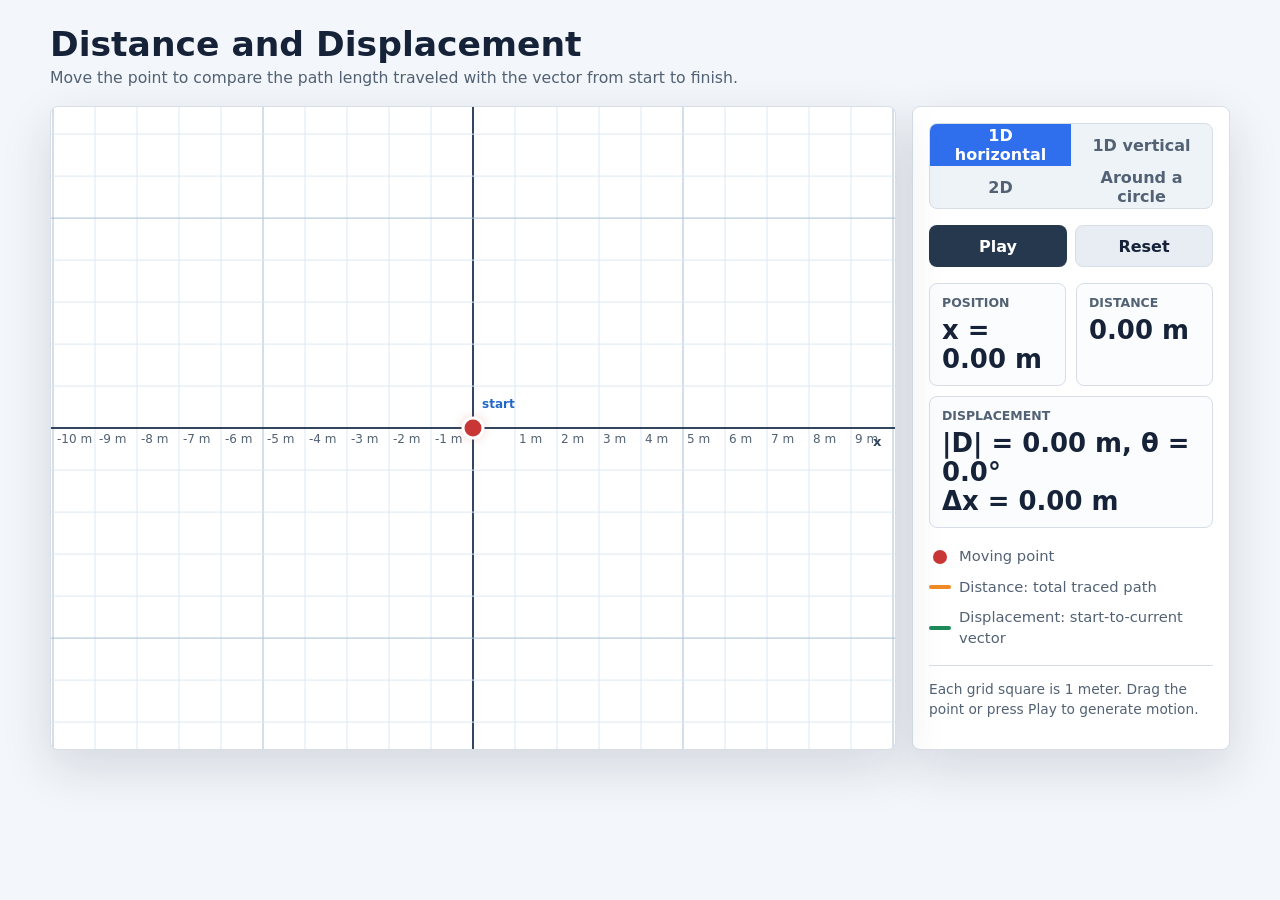
<file: Distance and Displacement Sim/index.html>
<!DOCTYPE html>
<html lang="en">
<head>
  <meta charset="UTF-8">
  <meta name="viewport" content="width=device-width, initial-scale=1.0">
  <title>Distance and Displacement Simulation</title>
  <style>
    :root {
      color-scheme: light;
      --ink: #152238;
      --muted: #526274;
      --panel: #ffffff;
      --line: #d7dee8;
      --grid: #dce8f5;
      --grid-strong: #a8bed5;
      --axis: #33465f;
      --trace: #f08a24;
      --vector: #1e8a5a;
      --point: #c93636;
      --start: #2367c9;
      --focus: #2f6fed;
      --shadow: 0 18px 50px rgba(30, 44, 63, 0.14);
    }

    * {
      box-sizing: border-box;
    }

    body {
      margin: 0;
      min-height: 100vh;
      background: #f3f6fa;
      color: var(--ink);
      font-family: Inter, ui-sans-serif, system-ui, -apple-system, BlinkMacSystemFont, "Segoe UI", sans-serif;
    }

    main {
      width: min(1180px, calc(100vw - 32px));
      margin: 0 auto;
      padding: 26px 0 32px;
    }

    .topbar {
      display: flex;
      align-items: end;
      justify-content: space-between;
      gap: 18px;
      margin-bottom: 16px;
    }

    h1 {
      margin: 0 0 4px;
      font-size: clamp(1.55rem, 2.7vw, 2.35rem);
      line-height: 1.08;
      letter-spacing: 0;
    }

    .subtitle {
      margin: 0;
      color: var(--muted);
      font-size: 0.98rem;
      line-height: 1.45;
    }

    .workspace {
      display: grid;
      grid-template-columns: minmax(0, 1fr) 318px;
      gap: 16px;
      align-items: stretch;
    }

    .stage,
    .panel {
      background: var(--panel);
      border: 1px solid var(--line);
      box-shadow: var(--shadow);
    }

    .stage {
      position: relative;
      min-height: 580px;
      border-radius: 8px;
      overflow: hidden;
    }

    canvas {
      display: block;
      width: 100%;
      height: 100%;
      min-height: 580px;
      touch-action: none;
      cursor: grab;
    }

    canvas:active {
      cursor: grabbing;
    }

    .panel {
      border-radius: 8px;
      padding: 16px;
      display: flex;
      flex-direction: column;
      gap: 16px;
    }

    .control-row {
      display: flex;
      gap: 8px;
      align-items: center;
      flex-wrap: wrap;
    }

    .segmented {
      display: grid;
      grid-template-columns: 1fr 1fr;
      border: 1px solid var(--line);
      border-radius: 8px;
      overflow: hidden;
      width: 100%;
      background: #eef3f8;
    }

    .segmented button,
    .button {
      border: 0;
      font: inherit;
      font-weight: 700;
      min-height: 42px;
      cursor: pointer;
    }

    .segmented button {
      background: transparent;
      color: var(--muted);
      padding: 0 10px;
    }

    .segmented button.active {
      background: var(--focus);
      color: #ffffff;
    }

    .button {
      display: inline-flex;
      align-items: center;
      justify-content: center;
      gap: 8px;
      border-radius: 8px;
      padding: 0 14px;
      color: #ffffff;
      background: #26384d;
      flex: 1 1 120px;
    }

    .button.secondary {
      background: #e8edf3;
      color: var(--ink);
      border: 1px solid var(--line);
    }

    button:focus-visible {
      outline: 3px solid rgba(47, 111, 237, 0.28);
      outline-offset: 2px;
    }

    .readouts {
      display: grid;
      grid-template-columns: 1fr 1fr;
      gap: 10px;
    }

    .metric {
      border: 1px solid var(--line);
      border-radius: 8px;
      padding: 11px 12px;
      min-height: 82px;
      background: #fbfcfe;
    }

    .metric.wide {
      grid-column: 1 / -1;
    }

    .metric span {
      display: block;
      color: var(--muted);
      font-size: 0.78rem;
      font-weight: 700;
      text-transform: uppercase;
      letter-spacing: 0;
      margin-bottom: 6px;
    }

    .metric strong {
      display: block;
      font-size: clamp(1.15rem, 2.4vw, 1.62rem);
      line-height: 1.12;
      white-space: normal;
      overflow-wrap: anywhere;
    }

    .legend {
      display: grid;
      gap: 10px;
      color: var(--muted);
      font-size: 0.92rem;
      line-height: 1.4;
      padding-top: 2px;
    }

    .legend-item {
      display: grid;
      grid-template-columns: 22px 1fr;
      align-items: center;
      gap: 8px;
    }

    .sample {
      height: 4px;
      border-radius: 99px;
      background: var(--trace);
    }

    .sample.vector {
      background: var(--vector);
    }

    .sample.point {
      width: 14px;
      height: 14px;
      border-radius: 50%;
      justify-self: center;
      background: var(--point);
    }

    .note {
      margin-top: auto;
      color: var(--muted);
      font-size: 0.86rem;
      line-height: 1.45;
      border-top: 1px solid var(--line);
      padding-top: 14px;
    }

    @media (max-width: 880px) {
      main {
        width: min(100vw - 22px, 720px);
        padding-top: 18px;
      }

      .topbar {
        display: block;
      }

      .workspace {
        grid-template-columns: 1fr;
      }

      .stage,
      canvas {
        min-height: min(72vh, 560px);
      }

      .panel {
        order: -1;
      }
    }

    @media (max-width: 480px) {
      .readouts {
        grid-template-columns: 1fr;
      }

      .metric.wide {
        grid-column: auto;
      }
    }
  </style>
</head>
<body>
  <main>
    <div class="topbar">
      <div>
        <h1>Distance and Displacement</h1>
        <p class="subtitle">Move the point to compare the path length traveled with the vector from start to finish.</p>
      </div>
    </div>

    <section class="workspace" aria-label="Physics simulation">
      <div class="stage">
        <canvas id="simulation" aria-label="Graph paper simulation canvas"></canvas>
      </div>

      <aside class="panel" aria-label="Simulation controls and readouts">
        <div class="segmented" aria-label="Motion dimension">
          <button id="mode1d" class="active" type="button">1D horizontal</button>
          <button id="mode1dv" type="button">1D vertical</button>
          <button id="mode2d" type="button">2D</button>
          <button id="modeCircle" type="button">Around a circle</button>
        </div>

        <div class="control-row">
          <button id="playPause" class="button" type="button">Play</button>
          <button id="reset" class="button secondary" type="button">Reset</button>
        </div>

        <div class="readouts">
          <div class="metric">
            <span>Position</span>
            <strong id="positionReadout">x = 0.00 m</strong>
          </div>
          <div class="metric">
            <span>Distance</span>
            <strong id="distanceReadout">0.00 m</strong>
          </div>
          <div class="metric wide">
            <span>Displacement</span>
            <strong id="displacementReadout">|D| = 0.00 m, θ = 0.0°</strong>
            <strong id="componentReadout">Δx = 0.00 m</strong>
          </div>
        </div>

        <div class="legend" aria-label="Legend">
          <div class="legend-item"><i class="sample point"></i><span>Moving point</span></div>
          <div class="legend-item"><i class="sample"></i><span>Distance: total traced path</span></div>
          <div class="legend-item"><i class="sample vector"></i><span>Displacement: start-to-current vector</span></div>
        </div>

        <p class="note">Each grid square is 1 meter. Drag the point or press Play to generate motion.</p>
      </aside>
    </section>
  </main>

  <script>
    const canvas = document.getElementById("simulation");
    const ctx = canvas.getContext("2d");
    const mode1dButton = document.getElementById("mode1d");
    const mode1dvButton = document.getElementById("mode1dv");
    const mode2dButton = document.getElementById("mode2d");
    const modeCircleButton = document.getElementById("modeCircle");
    const playPauseButton = document.getElementById("playPause");
    const resetButton = document.getElementById("reset");
    const positionReadout = document.getElementById("positionReadout");
    const distanceReadout = document.getElementById("distanceReadout");
    const displacementReadout = document.getElementById("displacementReadout");
    const componentReadout = document.getElementById("componentReadout");

    const state = {
      mode: "1D",
      meterPx: 42,
      origin: { x: 0, y: 0 },
      start: { x: 0, y: 0 },
      point: { x: 0, y: 0 },
      circleCenter: { x: 3, y: 0 },
      circleRadius: 3,
      path: [{ x: 0, y: 0 }],
      distance: 0,
      playing: false,
      dragging: false,
      animationStart: 0,
      lastAnimationPoint: null
    };

    function resizeCanvas() {
      const rect = canvas.getBoundingClientRect();
      const dpr = window.devicePixelRatio || 1;
      canvas.width = Math.round(rect.width * dpr);
      canvas.height = Math.round(rect.height * dpr);
      ctx.setTransform(dpr, 0, 0, dpr, 0, 0);
      updateOrigin(rect.width, rect.height);
      draw();
    }

    function updateOrigin(width, height) {
      if (state.mode === "CIRCLE") {
        const circleWidth = state.circleRadius * 2 * state.meterPx;
        const leftMargin = Math.max(36, (width - circleWidth) / 2);
        state.origin = {
          x: leftMargin,
          y: height / 2
        };
        return;
      }

      state.origin = {
        x: width / 2,
        y: height / 2
      };
    }

    function worldToCanvas(point) {
      return {
        x: state.origin.x + point.x * state.meterPx,
        y: state.origin.y - point.y * state.meterPx
      };
    }

    function canvasToWorld(x, y) {
      const world = {
        x: (x - state.origin.x) / state.meterPx,
        y: (state.origin.y - y) / state.meterPx
      };

      if (state.mode === "1D") {
        world.y = 0;
      }

      if (state.mode === "1DV") {
        world.x = 0;
      }

      return clampWorld(world);
    }

    function clampWorld(point) {
      const rect = canvas.getBoundingClientRect();
      const maxX = rect.width / (2 * state.meterPx) - 0.65;
      const maxY = rect.height / (2 * state.meterPx) - 0.65;

      if (state.mode === "CIRCLE") {
        return projectToCircle(point);
      }

      return {
        x: state.mode === "1DV" ? 0 : Math.max(-maxX, Math.min(maxX, point.x)),
        y: state.mode === "1D" ? 0 : Math.max(-maxY, Math.min(maxY, point.y))
      };
    }

    function setPoint(nextPoint, shouldAccumulate = true) {
      const point = clampWorld(nextPoint);
      const previous = state.point;
      const step = state.mode === "CIRCLE" ? circleArcStep(previous, point) : Math.hypot(point.x - previous.x, point.y - previous.y);

      if (shouldAccumulate && step > 0.002) {
        state.distance += step;
        state.path.push(point);
      }

      state.point = point;
      updateReadouts();
      draw();
    }

    function resetSimulation() {
      state.playing = false;
      state.dragging = false;
      state.point = { ...state.start };
      state.path = [{ ...state.start }];
      state.distance = 0;
      state.lastAnimationPoint = null;
      playPauseButton.textContent = "Play";
      const rect = canvas.getBoundingClientRect();
      updateOrigin(rect.width, rect.height);
      updateModeButtons();
      updateReadouts();
      draw();
    }

    function switchMode(mode) {
      if (state.mode === mode) return;
      state.mode = mode;
      resetSimulation();
    }

    function updateModeButtons() {
      mode1dButton.classList.toggle("active", state.mode === "1D");
      mode1dvButton.classList.toggle("active", state.mode === "1DV");
      mode2dButton.classList.toggle("active", state.mode === "2D");
      modeCircleButton.classList.toggle("active", state.mode === "CIRCLE");
    }

    function updateReadouts() {
      const dx = state.point.x - state.start.x;
      const dy = state.point.y - state.start.y;
      const displacement = Math.hypot(dx, dy);
      const theta = displacement < 0.0001 ? 0 : positiveAngleDegrees(Math.atan2(dy, dx));

      if (state.mode === "1D") {
        positionReadout.textContent = `x = ${state.point.x.toFixed(2)} m`;
        displacementReadout.textContent = `|D| = ${Math.abs(dx).toFixed(2)} m, θ = ${theta.toFixed(1)}°`;
        componentReadout.textContent = `Δx = ${dx.toFixed(2)} m`;
      } else if (state.mode === "1DV") {
        positionReadout.textContent = `y = ${state.point.y.toFixed(2)} m`;
        displacementReadout.textContent = `|D| = ${Math.abs(dy).toFixed(2)} m, θ = ${theta.toFixed(1)}°`;
        componentReadout.textContent = `Δy = ${dy.toFixed(2)} m`;
      } else {
        positionReadout.textContent = `x = ${state.point.x.toFixed(2)} m, y = ${state.point.y.toFixed(2)} m`;
        displacementReadout.textContent = `|D| = ${displacement.toFixed(2)} m, θ = ${theta.toFixed(1)}°`;
        componentReadout.textContent = `Δx = ${dx.toFixed(2)} m, Δy = ${dy.toFixed(2)} m`;
      }

      distanceReadout.textContent = `${state.distance.toFixed(2)} m`;
    }

    function draw() {
      const rect = canvas.getBoundingClientRect();
      ctx.clearRect(0, 0, rect.width, rect.height);
      drawGrid(rect.width, rect.height);
      drawCircleGuide();
      drawTrace();
      drawDisplacement();
      drawThetaAngle();
      drawStartPoint();
      drawMovingPoint();
    }

    function drawGrid(width, height) {
      const leftMeters = Math.floor(-state.origin.x / state.meterPx) - 1;
      const rightMeters = Math.ceil((width - state.origin.x) / state.meterPx) + 1;
      const bottomMeters = Math.floor(-(height - state.origin.y) / state.meterPx) - 1;
      const topMeters = Math.ceil(state.origin.y / state.meterPx) + 1;

      ctx.save();
      ctx.lineWidth = 1;
      ctx.font = "12px Inter, system-ui, sans-serif";
      ctx.textBaseline = "top";

      for (let x = leftMeters; x <= rightMeters; x++) {
        const px = state.origin.x + x * state.meterPx;
        ctx.strokeStyle = x === 0 ? getVar("--axis") : x % 5 === 0 ? getVar("--grid-strong") : getVar("--grid");
        ctx.lineWidth = x === 0 ? 2 : 1;
        ctx.beginPath();
        ctx.moveTo(px, 0);
        ctx.lineTo(px, height);
        ctx.stroke();

        if (x !== 0 && state.mode !== "1DV") {
          ctx.fillStyle = getVar("--muted");
          ctx.fillText(`${x} m`, px + 4, state.origin.y + 6);
        }
      }

      for (let y = bottomMeters; y <= topMeters; y++) {
        const py = state.origin.y - y * state.meterPx;
        ctx.strokeStyle = y === 0 ? getVar("--axis") : y % 5 === 0 ? getVar("--grid-strong") : getVar("--grid");
        ctx.lineWidth = y === 0 ? 2 : 1;
        ctx.beginPath();
        ctx.moveTo(0, py);
        ctx.lineTo(width, py);
        ctx.stroke();

        if (y !== 0 && state.mode !== "1D") {
          ctx.fillStyle = getVar("--muted");
          ctx.fillText(`${y} m`, state.origin.x + 6, py + 4);
        }
      }

      ctx.fillStyle = getVar("--axis");
      ctx.font = "700 13px Inter, system-ui, sans-serif";
      if (state.mode !== "1DV") {
        ctx.fillText("x", width - 22, state.origin.y + 8);
      }
      if (state.mode !== "1D") {
        ctx.fillText("y", state.origin.x + 8, 12);
      }
      ctx.restore();
    }

    function drawTrace() {
      if (state.path.length < 2) return;

      ctx.save();
      ctx.strokeStyle = getVar("--trace");
      ctx.lineWidth = 4;
      ctx.lineJoin = "round";
      ctx.lineCap = "round";
      ctx.beginPath();
      state.path.forEach((point, index) => {
        const canvasPoint = worldToCanvas(point);
        if (index === 0) {
          ctx.moveTo(canvasPoint.x, canvasPoint.y);
        } else {
          ctx.lineTo(canvasPoint.x, canvasPoint.y);
        }
      });
      ctx.stroke();
      ctx.restore();
    }

    function drawCircleGuide() {
      if (state.mode !== "CIRCLE") return;

      const center = worldToCanvas(state.circleCenter);
      const radius = state.circleRadius * state.meterPx;

      ctx.save();
      ctx.strokeStyle = "rgba(47, 111, 237, 0.55)";
      ctx.fillStyle = "rgba(47, 111, 237, 0.08)";
      ctx.lineWidth = 3;
      ctx.setLineDash([8, 8]);
      ctx.beginPath();
      ctx.arc(center.x, center.y, radius, 0, Math.PI * 2);
      ctx.fill();
      ctx.stroke();
      ctx.setLineDash([]);

      ctx.fillStyle = getVar("--focus");
      ctx.beginPath();
      ctx.arc(center.x, center.y, 5, 0, Math.PI * 2);
      ctx.fill();
      ctx.font = "700 12px Inter, system-ui, sans-serif";
      ctx.fillText("center (3, 0)", center.x + 10, center.y - 18);
      ctx.restore();
    }

    function drawDisplacement() {
      const start = worldToCanvas(state.start);
      const end = worldToCanvas(state.point);
      const length = Math.hypot(end.x - start.x, end.y - start.y);
      if (length < 2) return;

      ctx.save();
      ctx.strokeStyle = getVar("--vector");
      ctx.fillStyle = getVar("--vector");
      ctx.lineWidth = 3;
      ctx.lineCap = "round";
      ctx.beginPath();
      ctx.moveTo(start.x, start.y);
      ctx.lineTo(end.x, end.y);
      ctx.stroke();

      const angle = Math.atan2(end.y - start.y, end.x - start.x);
      const headLength = 14;
      ctx.beginPath();
      ctx.moveTo(end.x, end.y);
      ctx.lineTo(end.x - headLength * Math.cos(angle - Math.PI / 6), end.y - headLength * Math.sin(angle - Math.PI / 6));
      ctx.lineTo(end.x - headLength * Math.cos(angle + Math.PI / 6), end.y - headLength * Math.sin(angle + Math.PI / 6));
      ctx.closePath();
      ctx.fill();
      ctx.restore();
    }

    function drawThetaAngle() {
      const dx = state.point.x - state.start.x;
      const dy = state.point.y - state.start.y;
      const displacement = Math.hypot(dx, dy);
      if (displacement < 0.15) return;

      const start = worldToCanvas(state.start);
      const thetaRadians = Math.atan2(dy, dx);
      const thetaDegrees = positiveAngleDegrees(thetaRadians);
      if (thetaDegrees < 1 || thetaDegrees > 359) return;

      const canvasEndAngle = -thetaDegrees * Math.PI / 180;
      const radius = Math.min(2 * state.meterPx, Math.max(0.8 * state.meterPx, displacement * state.meterPx * 0.42));
      const arcEnd = {
        x: start.x + radius * Math.cos(canvasEndAngle),
        y: start.y + radius * Math.sin(canvasEndAngle)
      };

      ctx.save();
      ctx.strokeStyle = "#111827";
      ctx.fillStyle = "#111827";
      ctx.lineWidth = 3;
      ctx.lineCap = "round";
      ctx.beginPath();
      ctx.arc(start.x, start.y, radius, 0, canvasEndAngle, true);
      ctx.stroke();

      const tangentAngle = canvasEndAngle - Math.PI / 2;
      const headLength = 12;
      ctx.beginPath();
      ctx.moveTo(arcEnd.x, arcEnd.y);
      ctx.lineTo(
        arcEnd.x - headLength * Math.cos(tangentAngle - Math.PI / 6),
        arcEnd.y - headLength * Math.sin(tangentAngle - Math.PI / 6)
      );
      ctx.lineTo(
        arcEnd.x - headLength * Math.cos(tangentAngle + Math.PI / 6),
        arcEnd.y - headLength * Math.sin(tangentAngle + Math.PI / 6)
      );
      ctx.closePath();
      ctx.fill();

      const labelAngle = canvasEndAngle / 2;
      const labelRadius = radius + 22;
      ctx.font = "700 24px Inter, system-ui, sans-serif";
      ctx.textAlign = "center";
      ctx.textBaseline = "middle";
      ctx.fillText("θ", start.x + labelRadius * Math.cos(labelAngle), start.y + labelRadius * Math.sin(labelAngle));
      ctx.restore();
    }

    function drawStartPoint() {
      const start = worldToCanvas(state.start);
      ctx.save();
      ctx.fillStyle = getVar("--start");
      ctx.beginPath();
      ctx.arc(start.x, start.y, 6, 0, Math.PI * 2);
      ctx.fill();
      ctx.fillStyle = getVar("--start");
      ctx.font = "700 12px Inter, system-ui, sans-serif";
      ctx.fillText("start", start.x + 9, start.y - 20);
      ctx.restore();
    }

    function drawMovingPoint() {
      const point = worldToCanvas(state.point);
      ctx.save();
      ctx.shadowColor = "rgba(201, 54, 54, 0.28)";
      ctx.shadowBlur = 12;
      ctx.fillStyle = getVar("--point");
      ctx.beginPath();
      ctx.arc(point.x, point.y, 10, 0, Math.PI * 2);
      ctx.fill();
      ctx.shadowBlur = 0;
      ctx.strokeStyle = "#ffffff";
      ctx.lineWidth = 3;
      ctx.stroke();
      ctx.restore();
    }

    function animate(timestamp) {
      if (!state.playing) return;
      if (!state.animationStart) {
        state.animationStart = timestamp;
      }

      const elapsed = (timestamp - state.animationStart) / 1000;
      const nextPoint = state.mode === "1D" ? animated1dPoint(elapsed) : state.mode === "1DV" ? animated1dvPoint(elapsed) : state.mode === "CIRCLE" ? animatedCirclePoint(elapsed) : animated2dPoint(elapsed);
      setPoint(nextPoint, true);
      requestAnimationFrame(animate);
    }

    function animated1dPoint(t) {
      return {
        x: 4.5 * Math.sin(t * 1.35),
        y: 0
      };
    }

    function animated1dvPoint(t) {
      return {
        x: 0,
        y: 4.5 * Math.sin(t * 1.35)
      };
    }

    function animated2dPoint(t) {
      return {
        x: 3.8 * Math.sin(t * 0.9),
        y: 2.3 * Math.sin(t * 1.6 + 0.45)
      };
    }

    function animatedCirclePoint(t) {
      const angle = Math.PI - t * 0.85;
      return {
        x: state.circleCenter.x + state.circleRadius * Math.cos(angle),
        y: state.circleCenter.y + state.circleRadius * Math.sin(angle)
      };
    }

    function projectToCircle(point) {
      const dx = point.x - state.circleCenter.x;
      const dy = point.y - state.circleCenter.y;
      const angle = Math.hypot(dx, dy) < 0.0001 ? Math.PI : Math.atan2(dy, dx);
      return {
        x: state.circleCenter.x + state.circleRadius * Math.cos(angle),
        y: state.circleCenter.y + state.circleRadius * Math.sin(angle)
      };
    }

    function circleArcStep(previous, next) {
      const previousAngle = Math.atan2(previous.y - state.circleCenter.y, previous.x - state.circleCenter.x);
      const nextAngle = Math.atan2(next.y - state.circleCenter.y, next.x - state.circleCenter.x);
      let delta = Math.abs(nextAngle - previousAngle);
      if (delta > Math.PI) {
        delta = Math.PI * 2 - delta;
      }
      return delta * state.circleRadius;
    }

    function positiveAngleDegrees(radians) {
      return (radians * 180 / Math.PI + 360) % 360;
    }

    function getPointerWorld(event) {
      const rect = canvas.getBoundingClientRect();
      return canvasToWorld(event.clientX - rect.left, event.clientY - rect.top);
    }

    function isNearPoint(event) {
      const rect = canvas.getBoundingClientRect();
      const pointer = {
        x: event.clientX - rect.left,
        y: event.clientY - rect.top
      };
      const point = worldToCanvas(state.point);
      return Math.hypot(pointer.x - point.x, pointer.y - point.y) <= 24;
    }

    function getVar(name) {
      return getComputedStyle(document.documentElement).getPropertyValue(name).trim();
    }

    canvas.addEventListener("pointerdown", (event) => {
      if (!isNearPoint(event)) return;
      canvas.setPointerCapture(event.pointerId);
      state.dragging = true;
      state.playing = false;
      state.animationStart = 0;
      playPauseButton.textContent = "Play";
      setPoint(getPointerWorld(event), true);
    });

    canvas.addEventListener("pointermove", (event) => {
      if (!state.dragging) return;
      setPoint(getPointerWorld(event), true);
    });

    canvas.addEventListener("pointerup", (event) => {
      state.dragging = false;
      if (canvas.hasPointerCapture(event.pointerId)) {
        canvas.releasePointerCapture(event.pointerId);
      }
    });

    canvas.addEventListener("pointercancel", () => {
      state.dragging = false;
    });

    mode1dButton.addEventListener("click", () => switchMode("1D"));
    mode1dvButton.addEventListener("click", () => switchMode("1DV"));
    mode2dButton.addEventListener("click", () => switchMode("2D"));
    modeCircleButton.addEventListener("click", () => switchMode("CIRCLE"));

    playPauseButton.addEventListener("click", () => {
      state.playing = !state.playing;
      playPauseButton.textContent = state.playing ? "Pause" : "Play";
      state.animationStart = 0;
      if (state.playing) {
        requestAnimationFrame(animate);
      }
    });

    resetButton.addEventListener("click", resetSimulation);
    window.addEventListener("resize", resizeCanvas);

    resizeCanvas();
    updateReadouts();
  </script>
</body>
</html>
</file>
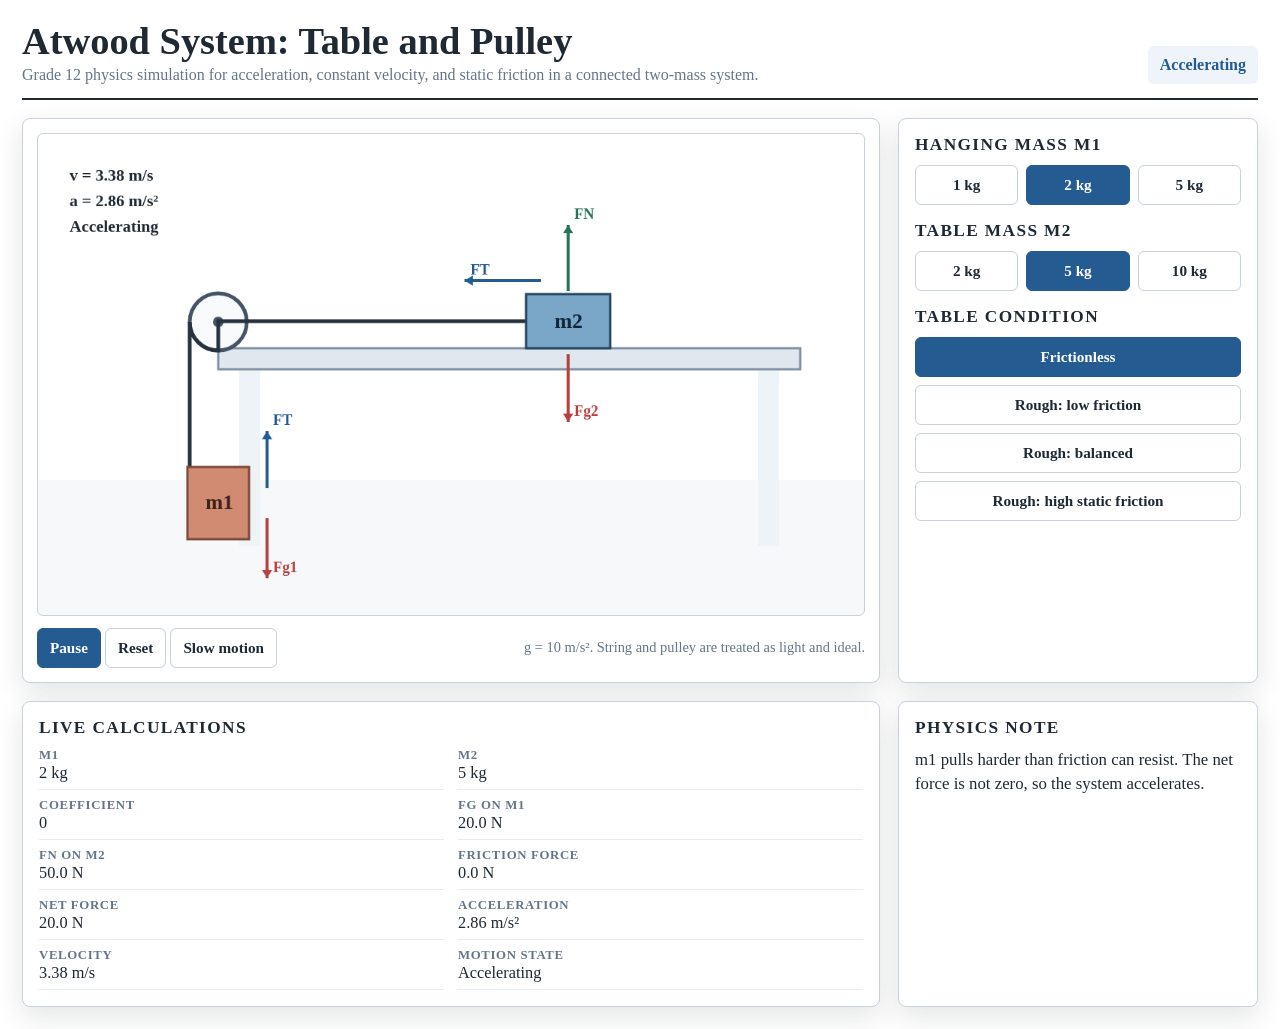
<file: Enhanced Pulley System/index.html>
<!doctype html>
<html lang="en">
<head>
  <meta charset="utf-8">
  <meta name="viewport" content="width=device-width, initial-scale=1">
  <title>Atwood System: Table and Pulley</title>
  <style>
    :root {
      --ink: #1f2933;
      --muted: #65758b;
      --line: #c8d1dc;
      --panel: #f7f9fb;
      --blue: #245b91;
      --red: #b6413f;
      --green: #24745c;
      --amber: #a86618;
      --table: #dfe7ef;
      --block: #7aa6c8;
      --mass: #d28b73;
      --shadow: 0 10px 28px rgba(31, 41, 51, 0.12);
    }

    * { box-sizing: border-box; }

    body {
      margin: 0;
      color: var(--ink);
      background: #ffffff;
      font-family: Georgia, "Times New Roman", serif;
    }

    main {
      min-height: 100vh;
      padding: 22px;
      display: grid;
      gap: 18px;
      grid-template-columns: minmax(360px, 1fr) 360px;
      grid-template-rows: auto 1fr;
    }

    header {
      grid-column: 1 / -1;
      display: flex;
      align-items: end;
      justify-content: space-between;
      gap: 18px;
      border-bottom: 2px solid var(--ink);
      padding-bottom: 14px;
    }

    h1 {
      margin: 0;
      font-size: clamp(1.7rem, 3vw, 3rem);
      letter-spacing: 0;
      line-height: 1;
    }

    .subtitle {
      margin: 6px 0 0;
      color: var(--muted);
      font-size: 1rem;
      max-width: 760px;
    }

    .sim-area, .side-panel, .readout, .explain {
      border: 1px solid var(--line);
      background: #fff;
      border-radius: 8px;
      box-shadow: var(--shadow);
    }

    .sim-area {
      padding: 14px;
      min-height: 560px;
      display: grid;
      grid-template-rows: 1fr auto;
      gap: 12px;
    }

    canvas {
      width: 100%;
      min-height: 460px;
      border: 1px solid var(--line);
      border-radius: 6px;
      background: linear-gradient(#ffffff 0%, #ffffff 72%, #f6f8fa 72%);
      display: block;
    }

    .transport {
      display: flex;
      align-items: center;
      justify-content: space-between;
      gap: 10px;
      flex-wrap: wrap;
    }

    button, .choice {
      border: 1px solid var(--line);
      background: #fff;
      color: var(--ink);
      border-radius: 6px;
      padding: 10px 12px;
      font: 700 0.95rem Georgia, "Times New Roman", serif;
      cursor: pointer;
      transition: transform 120ms ease, border-color 120ms ease, background 120ms ease;
    }

    button:hover, .choice:hover { transform: translateY(-1px); border-color: var(--blue); }
    button.active, .choice.active { background: var(--blue); border-color: var(--blue); color: #fff; }

    .side-panel {
      padding: 16px;
      display: grid;
      gap: 16px;
      align-content: start;
    }

    .control-group h2, .readout h2, .explain h2 {
      margin: 0 0 10px;
      font-size: 1.08rem;
      text-transform: uppercase;
      letter-spacing: 0.08em;
    }

    .choices {
      display: grid;
      grid-template-columns: repeat(3, 1fr);
      gap: 8px;
    }

    .friction .choices { grid-template-columns: 1fr; }

    .readout, .explain {
      padding: 16px;
      grid-column: span 1;
    }

    .values {
      display: grid;
      grid-template-columns: repeat(2, minmax(0, 1fr));
      gap: 8px 14px;
      font-size: 1.02rem;
    }

    .metric {
      border-bottom: 1px solid #e7ecf1;
      padding-bottom: 6px;
    }

    .metric strong {
      display: block;
      color: var(--muted);
      font-size: 0.8rem;
      text-transform: uppercase;
      letter-spacing: 0.05em;
    }

    .state {
      padding: 10px 12px;
      border-radius: 6px;
      background: #eef4fa;
      color: var(--blue);
      font-weight: 700;
    }

    .explain p {
      margin: 0;
      font-size: 1.05rem;
      line-height: 1.45;
    }

    .small {
      color: var(--muted);
      font-size: 0.9rem;
    }

    @media (max-width: 980px) {
      main { grid-template-columns: 1fr; }
      header { align-items: start; flex-direction: column; }
      .sim-area { min-height: auto; }
      canvas { min-height: 360px; }
    }
  </style>
</head>
<body>
  <main>
    <header>
      <div>
        <h1>Atwood System: Table and Pulley</h1>
        <p class="subtitle">Grade 12 physics simulation for acceleration, constant velocity, and static friction in a connected two-mass system.</p>
      </div>
      <div class="state" id="motionState">Accelerating</div>
    </header>

    <section class="sim-area" aria-label="Physics animation">
      <canvas id="simCanvas" width="1100" height="640"></canvas>
      <div class="transport">
        <div>
          <button id="playPause" class="active" type="button">Pause</button>
          <button id="reset" type="button">Reset</button>
          <button id="slowMo" type="button">Slow motion</button>
        </div>
        <span class="small">g = 10 m/s². String and pulley are treated as light and ideal.</span>
      </div>
    </section>

    <aside class="side-panel" aria-label="Simulation controls">
      <section class="control-group">
        <h2>Hanging mass m1</h2>
        <div class="choices" id="m1Choices"></div>
      </section>

      <section class="control-group">
        <h2>Table mass m2</h2>
        <div class="choices" id="m2Choices"></div>
      </section>

      <section class="control-group friction">
        <h2>Table condition</h2>
        <div class="choices" id="frictionChoices"></div>
      </section>
    </aside>

    <section class="readout" aria-label="Live values">
      <h2>Live Calculations</h2>
      <div class="values" id="values"></div>
    </section>

    <section class="explain" aria-label="Learning explanation">
      <h2>Physics Note</h2>
      <p id="explanation"></p>
    </section>
  </main>

  <script>
    // Edit these arrays to change the mass presets shown as toggle buttons.
    const massPresetsM1 = [1, 2, 5];
    const massPresetsM2 = [2, 5, 10];

    // Edit these presets to tune the friction teaching cases.
    // balanced uses kinetic friction equal to m1*g for the selected masses.
    const frictionModes = [
      { id: "frictionless", label: "Frictionless", muS: 0, muK: 0, behavior: "moving" },
      { id: "low", label: "Rough: low friction", muS: 0.18, muK: 0.12, behavior: "moving" },
      { id: "balanced", label: "Rough: balanced", muS: 0.5, muK: "balanced", behavior: "constant" },
      { id: "high", label: "Rough: high static friction", muS: 1.25, muK: 0.8, behavior: "static" }
    ];

    const g = 10;
    const canvas = document.getElementById("simCanvas");
    const ctx = canvas.getContext("2d");
    const ui = {
      m1Choices: document.getElementById("m1Choices"),
      m2Choices: document.getElementById("m2Choices"),
      frictionChoices: document.getElementById("frictionChoices"),
      values: document.getElementById("values"),
      explanation: document.getElementById("explanation"),
      motionState: document.getElementById("motionState"),
      playPause: document.getElementById("playPause"),
      reset: document.getElementById("reset"),
      slowMo: document.getElementById("slowMo")
    };

    const state = {
      m1: 2,
      m2: 5,
      mode: frictionModes[0],
      playing: true,
      slow: false,
      x: 0,
      v: 0.6,
      last: 0
    };

    function makeButtons(target, values, key, formatter) {
      target.innerHTML = "";
      values.forEach(value => {
        const button = document.createElement("button");
        button.type = "button";
        button.textContent = formatter(value);
        button.className = state[key] === value ? "active" : "";
        button.addEventListener("click", () => {
          state[key] = value;
          resetMotion();
          renderControls();
        });
        target.appendChild(button);
      });
    }

    function renderControls() {
      makeButtons(ui.m1Choices, massPresetsM1, "m1", value => `${value} kg`);
      makeButtons(ui.m2Choices, massPresetsM2, "m2", value => `${value} kg`);
      ui.frictionChoices.innerHTML = "";
      frictionModes.forEach(mode => {
        const button = document.createElement("button");
        button.type = "button";
        button.textContent = mode.label;
        button.className = state.mode.id === mode.id ? "active" : "";
        button.addEventListener("click", () => {
          state.mode = mode;
          resetMotion();
          renderControls();
        });
        ui.frictionChoices.appendChild(button);
      });
      updateReadout();
    }

    function physics() {
      const fg1 = state.m1 * g;
      const fn = state.m2 * g;
      let muK = state.mode.muK === "balanced" ? fg1 / fn : state.mode.muK;
      let muS = Math.max(state.mode.muS, muK);
      const fsMax = muS * fn;
      const fk = muK * fn;
      let net = fg1 - fk;
      let a = net / (state.m1 + state.m2);
      let friction = fk;
      let label = "Accelerating";
      let explanation = "m1 pulls harder than friction can resist. The net force is not zero, so the system accelerates.";

      if (state.mode.id === "frictionless") {
        friction = 0;
        net = fg1;
        a = fg1 / (state.m1 + state.m2);
      }

      if (state.mode.behavior === "constant") {
        friction = fg1;
        net = 0;
        a = 0;
        label = "Constant velocity";
        explanation = "The forces are balanced. Net force is zero, so acceleration is zero. Because the system starts with an initial velocity, it continues at constant velocity.";
      }

      if (state.mode.behavior === "static" && fg1 <= fsMax) {
        friction = fg1;
        net = 0;
        a = 0;
        label = "At rest: static friction prevents motion";
        explanation = "The hanging weight is not enough to overcome maximum static friction. Static friction grows to match the pull, so the system does not start moving.";
      }

      return { fg1, fn, muK, muS, fsMax, friction, net, a, label, explanation };
    }

    function resetMotion() {
      const p = physics();
      state.x = 0;
      state.v = p.label === "Constant velocity" ? 1 : 0;
      state.last = performance.now();
      updateReadout();
    }

    function update(dt) {
      const p = physics();
      if (!state.playing) return;
      const timeScale = state.slow ? 0.32 : 1;
      const step = Math.min(dt, 0.05) * timeScale;
      if (p.label === "At rest: static friction prevents motion") {
        state.v = 0;
        return;
      }
      state.v = Math.max(0, state.v + p.a * step);
      state.x += state.v * step * 54;
      if (state.x > 315) {
        state.x = 315;
        state.v = 0;
      }
    }

    function drawArrow(x1, y1, x2, y2, color, label) {
      const angle = Math.atan2(y2 - y1, x2 - x1);
      ctx.strokeStyle = color;
      ctx.fillStyle = color;
      ctx.lineWidth = 4;
      ctx.beginPath();
      ctx.moveTo(x1, y1);
      ctx.lineTo(x2, y2);
      ctx.stroke();
      ctx.beginPath();
      ctx.moveTo(x2, y2);
      ctx.lineTo(x2 - 13 * Math.cos(angle - 0.55), y2 - 13 * Math.sin(angle - 0.55));
      ctx.lineTo(x2 - 13 * Math.cos(angle + 0.55), y2 - 13 * Math.sin(angle + 0.55));
      ctx.closePath();
      ctx.fill();
      ctx.font = "700 20px Georgia";
      ctx.fillText(label, x2 + 8, y2 - 8);
    }

    function draw() {
      const p = physics();
      ctx.clearRect(0, 0, canvas.width, canvas.height);

      const pulley = { x: 240, y: 250, r: 38 };
      const tableTop = 285;
      const tableLeft = 240;
      const tableRight = 1015;
      const blockW = 112;
      const blockH = 72;
      const blockX = 760 - state.x;
      const blockY = tableTop - blockH;
      const massW = 82;
      const massH = 96;
      const massX = pulley.x - massW / 2;
      const massY = 333 + state.x;

      ctx.fillStyle = "#dfe7ef";
      ctx.fillRect(tableLeft, tableTop, tableRight - tableLeft, 28);
      ctx.fillStyle = "#eef3f7";
      ctx.fillRect(tableLeft + 28, tableTop + 28, 28, 235);
      ctx.fillRect(tableRight - 56, tableTop + 28, 28, 235);
      ctx.strokeStyle = "#8191a3";
      ctx.lineWidth = 3;
      ctx.strokeRect(tableLeft, tableTop, tableRight - tableLeft, 28);

      ctx.beginPath();
      ctx.arc(pulley.x, pulley.y, pulley.r, 0, Math.PI * 2);
      ctx.fillStyle = "#f8fafc";
      ctx.fill();
      ctx.strokeStyle = "#445466";
      ctx.lineWidth = 5;
      ctx.stroke();
      ctx.beginPath();
      ctx.arc(pulley.x, pulley.y, 7, 0, Math.PI * 2);
      ctx.fillStyle = "#445466";
      ctx.fill();

      ctx.strokeStyle = "#26323f";
      ctx.lineWidth = 5;
      ctx.beginPath();
      ctx.moveTo(blockX, tableTop - blockH / 2);
      ctx.lineTo(pulley.x, tableTop - blockH / 2);
      ctx.arc(pulley.x, pulley.y, pulley.r, Math.PI / 2, Math.PI, false);
      ctx.lineTo(pulley.x - pulley.r, massY);
      ctx.stroke();

      ctx.fillStyle = "#7aa6c8";
      ctx.fillRect(blockX, blockY, blockW, blockH);
      ctx.strokeStyle = "#24465e";
      ctx.lineWidth = 3;
      ctx.strokeRect(blockX, blockY, blockW, blockH);
      ctx.fillStyle = "#102638";
      ctx.font = "700 28px Georgia";
      ctx.fillText("m2", blockX + 38, blockY + 45);

      ctx.fillStyle = "#d28b73";
      ctx.fillRect(massX, massY, massW, massH);
      ctx.strokeStyle = "#7d4937";
      ctx.lineWidth = 3;
      ctx.strokeRect(massX, massY, massW, massH);
      ctx.fillStyle = "#3b241d";
      ctx.font = "700 28px Georgia";
      ctx.fillText("m1", massX + 24, massY + 56);

      drawArrow(massX + massW + 24, massY + 28, massX + massW + 24, massY - 48, "#245b91", "FT");
      drawArrow(massX + massW + 24, massY + 68, massX + massW + 24, massY + 148, "#b6413f", "Fg1");
      drawArrow(blockX + 20, blockY - 18, blockX - 82, blockY - 18, "#245b91", "FT");
      drawArrow(blockX + blockW / 2, blockY - 4, blockX + blockW / 2, blockY - 92, "#24745c", "FN");
      drawArrow(blockX + blockW / 2, tableTop + 8, blockX + blockW / 2, tableTop + 98, "#b6413f", "Fg2");

      if (p.friction > 0) {
        drawArrow(blockX + blockW - 12, blockY + blockH + 28, blockX + blockW + 102, blockY + blockH + 28, "#a86618", "friction");
      }

      ctx.fillStyle = "#1f2933";
      ctx.font = "700 22px Georgia";
      ctx.fillText(`v = ${state.v.toFixed(2)} m/s`, 42, 62);
      ctx.fillText(`a = ${p.a.toFixed(2)} m/s²`, 42, 96);
      ctx.fillText(p.label, 42, 130);

      if (state.x >= 315) {
        ctx.fillStyle = "#b6413f";
        ctx.font = "700 20px Georgia";
        ctx.fillText("Lower boundary reached: motion stopped.", 42, 166);
      }
    }

    function updateReadout() {
      const p = physics();
      ui.motionState.textContent = p.label;
      ui.explanation.textContent = p.explanation;
      const coefficient = state.mode.id === "frictionless"
        ? "0"
        : `μs ${p.muS.toFixed(2)}, μk ${p.muK.toFixed(2)}`;
      const rows = [
        ["m1", `${state.m1} kg`],
        ["m2", `${state.m2} kg`],
        ["Coefficient", coefficient],
        ["Fg on m1", `${p.fg1.toFixed(1)} N`],
        ["FN on m2", `${p.fn.toFixed(1)} N`],
        ["Friction force", `${p.friction.toFixed(1)} N`],
        ["Net force", `${p.net.toFixed(1)} N`],
        ["Acceleration", `${p.a.toFixed(2)} m/s²`],
        ["Velocity", `${state.v.toFixed(2)} m/s`],
        ["Motion state", p.label]
      ];
      ui.values.innerHTML = rows.map(([name, value]) => (
        `<div class="metric"><strong>${name}</strong>${value}</div>`
      )).join("");
    }

    function frame(now) {
      const dt = (now - state.last) / 1000 || 0;
      state.last = now;
      update(dt);
      draw();
      updateReadout();
      requestAnimationFrame(frame);
    }

    ui.playPause.addEventListener("click", () => {
      state.playing = !state.playing;
      ui.playPause.textContent = state.playing ? "Pause" : "Play";
      ui.playPause.classList.toggle("active", state.playing);
    });

    ui.reset.addEventListener("click", resetMotion);
    ui.slowMo.addEventListener("click", () => {
      state.slow = !state.slow;
      ui.slowMo.classList.toggle("active", state.slow);
    });

    renderControls();
    resetMotion();
    requestAnimationFrame(frame);
  </script>
</body>
</html>
</file>
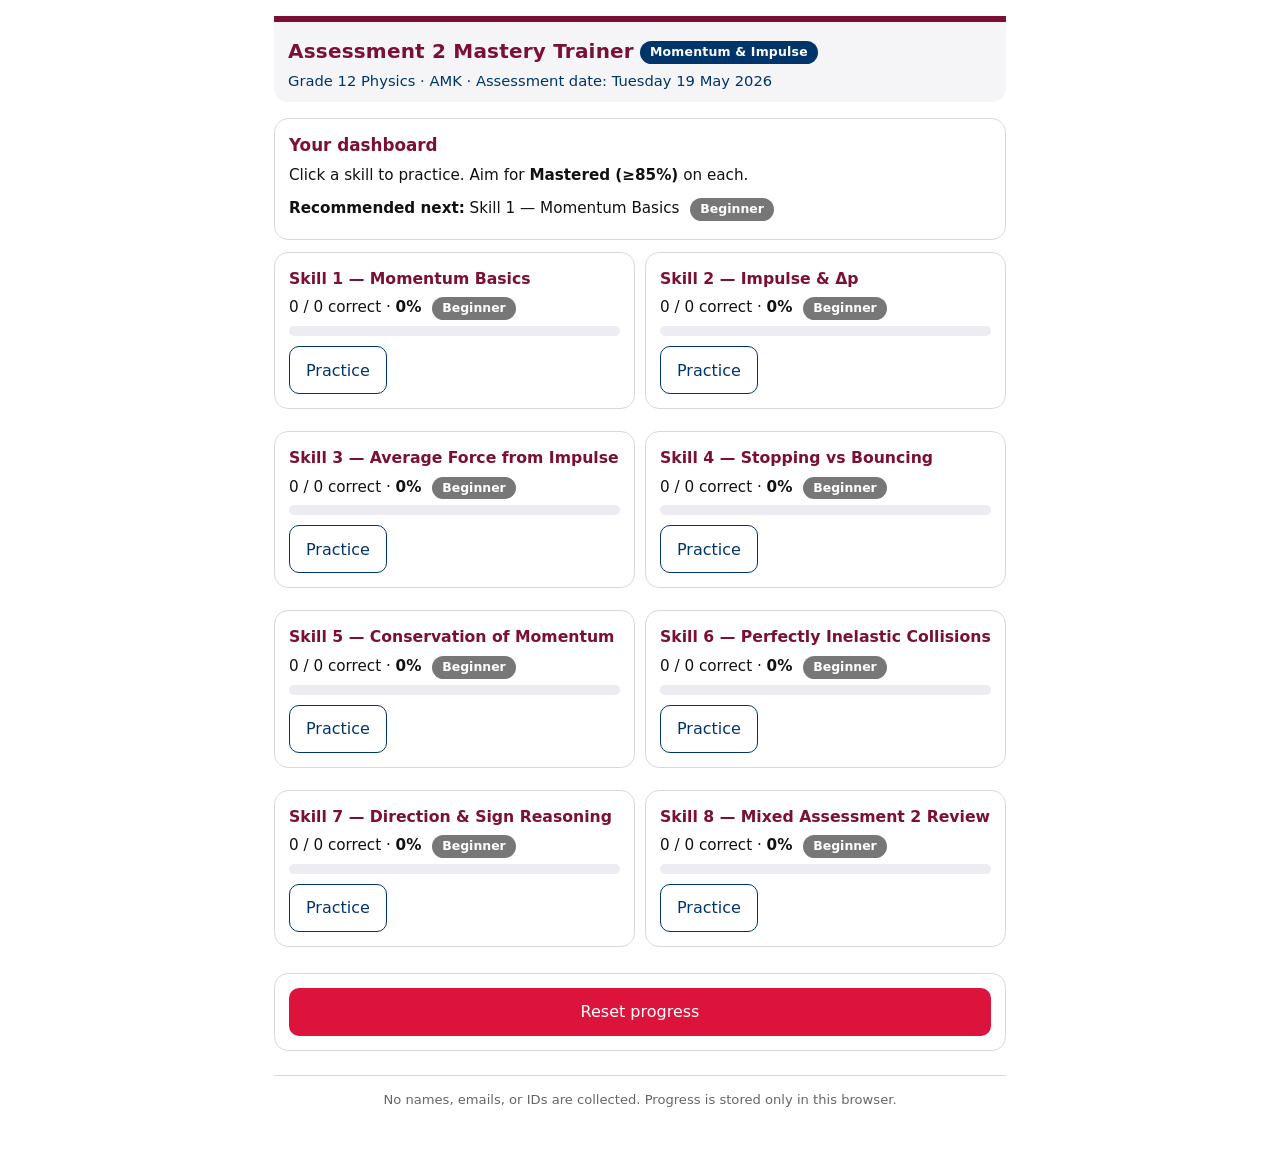
<file: momentum adaptive trainer/index.html>
<!DOCTYPE html>
<html lang="en">
<head>
<meta charset="UTF-8" />
<meta name="viewport" content="width=device-width, initial-scale=1.0, viewport-fit=cover" />
<title>Assessment 2 Mastery Trainer — Grade 12 Physics</title>
<style>
  /* ============================================================
     AMK COLOR PALETTE — palette-locked
     Claret #7B1034 · Crimson #DC143C · Medium Blue #0047AB
     Yale Blue #00356B · Indigo #4B0082 · Black · White
  ============================================================ */
  :root {
    --claret:   #7B1034;
    --crimson:  #DC143C;
    --mblue:    #0047AB;
    --yale:     #00356B;
    --indigo:   #4B0082;
    --ink:      #111111;
    --bg:       #ffffff;
    --soft:     #f5f5f7;
    --border:   #d8d8df;
    --ok-bg:    #e9f5ec;
    --ok-fg:    #14532d;
    --bad-bg:   #fdecec;
    --bad-fg:   #7B1034;
    --warn-bg:  #fff7e6;
    --warn-fg:  #8a5a00;
  }
  * { box-sizing: border-box; }
  html, body {
    margin: 0; padding: 0;
    font-family: "Segoe UI", system-ui, -apple-system, Roboto, Helvetica, Arial, sans-serif;
    background: var(--bg);
    color: var(--ink);
    line-height: 1.5;
    -webkit-text-size-adjust: 100%;
  }
  .app {
    max-width: 760px;
    margin: 0 auto;
    padding: 16px 14px 60px 14px;
  }
  header.banner {
    border-top: 6px solid var(--claret);
    background: var(--soft);
    padding: 14px 14px 10px 14px;
    border-radius: 0 0 14px 14px;
    margin-bottom: 16px;
  }
  header.banner h1 {
    margin: 0;
    font-size: 1.25rem;
    color: var(--claret);
    letter-spacing: 0.2px;
  }
  header.banner p {
    margin: 4px 0 0 0;
    font-size: 0.92rem;
    color: var(--yale);
  }
  .pill {
    display: inline-block;
    background: var(--yale);
    color: #fff;
    border-radius: 999px;
    padding: 2px 10px;
    font-size: 0.78rem;
    margin-left: 6px;
    vertical-align: middle;
  }

  /* Buttons */
  button {
    font-family: inherit;
    font-size: 1rem;
    border: none;
    border-radius: 10px;
    padding: 12px 16px;
    cursor: pointer;
    background: var(--mblue);
    color: #fff;
    min-height: 48px;
    transition: transform 0.05s ease, opacity 0.15s ease;
  }
  button:active { transform: scale(0.98); }
  button.secondary { background: var(--yale); }
  button.ghost { background: #fff; color: var(--yale); border: 1.5px solid var(--yale); }
  button.danger  { background: var(--crimson); }
  button.indigo  { background: var(--indigo); }
  button:disabled { opacity: 0.5; cursor: not-allowed; }

  .row {
    display: flex;
    flex-wrap: wrap;
    gap: 10px;
  }
  .row > * { flex: 1 1 auto; }

  /* Dashboard skill cards */
  .card {
    background: #fff;
    border: 1.5px solid var(--border);
    border-radius: 14px;
    padding: 14px;
    margin-bottom: 12px;
  }
  .card h2 {
    margin: 0 0 6px 0;
    font-size: 1.05rem;
    color: var(--claret);
  }
  .card p { margin: 4px 0; font-size: 0.95rem; }

  .skill-grid {
    display: grid;
    grid-template-columns: 1fr;
    gap: 10px;
  }
  @media (min-width: 600px) {
    .skill-grid { grid-template-columns: 1fr 1fr; }
  }

  .mastery-tag {
    display: inline-block;
    border-radius: 999px;
    padding: 2px 10px;
    font-size: 0.78rem;
    font-weight: 600;
    color: #fff;
    margin-left: 6px;
  }
  .m-beginner   { background: #777; }
  .m-developing { background: var(--indigo); }
  .m-almost     { background: var(--mblue); }
  .m-mastered   { background: var(--ok-fg); }

  .bar {
    height: 10px;
    background: #ececf2;
    border-radius: 999px;
    overflow: hidden;
    margin-top: 6px;
  }
  .bar > span {
    display: block;
    height: 100%;
    background: linear-gradient(90deg, var(--yale), var(--mblue));
    width: 0%;
    transition: width 0.4s ease;
  }

  /* Question screen */
  .qmeta {
    display: flex;
    justify-content: space-between;
    align-items: center;
    flex-wrap: wrap;
    gap: 6px;
    margin-bottom: 6px;
    font-size: 0.85rem;
    color: var(--yale);
  }
  .qstem {
    background: var(--soft);
    border-left: 4px solid var(--mblue);
    padding: 12px 14px;
    border-radius: 10px;
    font-size: 1.02rem;
    margin: 8px 0 12px 0;
  }
  .qstem .ctx {
    display: block;
    color: var(--indigo);
    font-size: 0.84rem;
    margin-bottom: 6px;
    font-weight: 600;
    letter-spacing: 0.3px;
    text-transform: uppercase;
  }

  /* MCQ choices */
  .choices { display: grid; gap: 8px; }
  .choice {
    text-align: left;
    background: #fff;
    color: var(--ink);
    border: 1.5px solid var(--border);
    border-radius: 12px;
    padding: 12px 14px;
    font-size: 0.98rem;
    min-height: 48px;
  }
  .choice.selected {
    border-color: var(--mblue);
    background: #eef3fc;
  }
  .choice.correct {
    border-color: var(--ok-fg);
    background: var(--ok-bg);
  }
  .choice.wrong {
    border-color: var(--crimson);
    background: var(--bad-bg);
  }

  /* TF buttons */
  .tf-row { display: flex; gap: 10px; }
  .tf-row button { flex: 1; }

  /* Numerical input */
  .num-wrap { display: flex; gap: 8px; flex-wrap: wrap; }
  .num-input {
    font-family: inherit;
    font-size: 1.1rem;
    padding: 12px;
    border: 1.5px solid var(--border);
    border-radius: 10px;
    flex: 1 1 160px;
    min-width: 120px;
    background: #fff;
    color: var(--ink);
  }
  .num-input:focus { outline: 2px solid var(--mblue); border-color: var(--mblue); }
  .unit-hint {
    align-self: center;
    color: var(--yale);
    font-weight: 600;
    font-size: 0.92rem;
  }

  /* Feedback */
  .feedback {
    margin-top: 12px;
    padding: 12px 14px;
    border-radius: 10px;
    font-size: 0.96rem;
    display: none;
  }
  .feedback.show { display: block; }
  .feedback.ok  { background: var(--ok-bg);  color: var(--ok-fg);  border: 1.5px solid var(--ok-fg); }
  .feedback.bad { background: var(--bad-bg); color: var(--bad-fg); border: 1.5px solid var(--crimson); }
  .feedback.warn{ background: var(--warn-bg);color: var(--warn-fg);border: 1.5px solid #c89000; }
  .feedback details { margin-top: 6px; }
  .feedback summary { cursor: pointer; font-weight: 600; }
  .solution { font-family: ui-monospace, SFMono-Regular, Menlo, Consolas, monospace; font-size: 0.92rem; white-space: pre-wrap; }

  /* Footer / privacy */
  footer.privacy {
    margin-top: 24px;
    padding-top: 14px;
    border-top: 1px solid var(--border);
    font-size: 0.82rem;
    color: #666;
    text-align: center;
  }

  /* Completion screen */
  .completion {
    text-align: center;
    padding: 22px 14px;
  }
  .completion .big {
    font-size: 2.4rem;
    color: var(--claret);
    font-weight: 700;
    margin: 4px 0;
  }
  .completion .stat {
    font-size: 1.02rem;
    color: var(--yale);
    margin: 2px 0;
  }

  .hidden { display: none !important; }

  /* Teacher preview */
  .preview-block {
    border-left: 4px solid var(--indigo);
    background: #f6f1fb;
    padding: 10px 12px;
    margin: 8px 0;
    border-radius: 8px;
    font-size: 0.9rem;
  }
  .preview-block code {
    font-size: 0.85rem;
    color: var(--indigo);
  }

  /* Streak chip */
  .streak {
    display: inline-block;
    background: var(--crimson);
    color: #fff;
    border-radius: 999px;
    padding: 2px 10px;
    font-size: 0.78rem;
    font-weight: 700;
  }

  /* No horizontal scroll */
  body { overflow-x: hidden; }
</style>
</head>
<body>
<div class="app" id="app">
  <header class="banner">
    <h1>Assessment 2 Mastery Trainer<span class="pill">Momentum &amp; Impulse</span></h1>
    <p>Grade 12 Physics · AMK · Assessment date: Tuesday 19 May 2026</p>
  </header>

  <main id="main"></main>

  <footer class="privacy">
    No names, emails, or IDs are collected. Progress is stored only in this browser.
  </footer>
</div>

<script>
/* ==========================================================================
   CONFIG — Teacher-editable
   ========================================================================== */
const CONFIG = {
  QUESTIONS_PER_SKILL:    6,        // 5–8 recommended
  MIXED_REVIEW_COUNT:     8,
  MASTERY_THRESHOLD:      0.85,     // Mastered at ≥85%
  ALMOST_THRESHOLD:       0.70,
  DEVELOPING_THRESHOLD:   0.50,
  ANSWER_TOLERANCE_REL:   0.01,     // ±1% relative tolerance
  ANSWER_TOLERANCE_ABS:   0.1,      // OR ±0.1 absolute (whichever larger)
  FEEDBACK_DELAY_OK_MS:   1000,     // pause after correct
  FEEDBACK_DELAY_BAD_MS:  0,        // student dismisses by clicking Continue
  ATTEMPTS_BEFORE_FULL:   2,        // show full solution after this many wrong attempts
  STORAGE_KEY:            "amk_assess2_trainer_v1",
  TEACHER_PREVIEW:        false,    // set true to enable preview mode
  SKILL_NAMES: {
    s1: "Skill 1 — Momentum Basics",
    s2: "Skill 2 — Impulse &amp; Δp",
    s3: "Skill 3 — Average Force from Impulse",
    s4: "Skill 4 — Stopping vs Bouncing",
    s5: "Skill 5 — Conservation of Momentum",
    s6: "Skill 6 — Perfectly Inelastic Collisions",
    s7: "Skill 7 — Direction &amp; Sign Reasoning",
    s8: "Skill 8 — Mixed Assessment 2 Review"
  }
};

/* ==========================================================================
   STATE  &  STORAGE
   ========================================================================== */
const SKILLS = ["s1","s2","s3","s4","s5","s6","s7","s8"];

const defaultProgress = () => {
  const obj = {};
  SKILLS.forEach(s => {
    obj[s] = { attempts: 0, correct: 0, lastPracticed: null, recent: [] };
  });
  return obj;
};

let progress = loadProgress();

function loadProgress() {
  try {
    const raw = localStorage.getItem(CONFIG.STORAGE_KEY);
    if (!raw) return defaultProgress();
    const parsed = JSON.parse(raw);
    // sanity check
    SKILLS.forEach(s => {
      if (!parsed[s]) parsed[s] = { attempts: 0, correct: 0, lastPracticed: null, recent: [] };
      if (!Array.isArray(parsed[s].recent)) parsed[s].recent = [];
    });
    return parsed;
  } catch(e) {
    return defaultProgress();
  }
}
function saveProgress() {
  try { localStorage.setItem(CONFIG.STORAGE_KEY, JSON.stringify(progress)); } catch(e) {}
}

function masteryOf(skillKey) {
  const s = progress[skillKey];
  if (!s || s.attempts === 0) return { level: "Beginner", acc: 0 };
  const acc = s.correct / s.attempts;
  let level = "Beginner";
  if (acc >= CONFIG.MASTERY_THRESHOLD)      level = "Mastered";
  else if (acc >= CONFIG.ALMOST_THRESHOLD)  level = "Almost";
  else if (acc >= CONFIG.DEVELOPING_THRESHOLD) level = "Developing";
  return { level, acc };
}

function weakestSkill() {
  // Exclude s8 (mixed); recommend weakest non-mastered s1..s7; ties broken by least attempts
  let best = null;
  for (let i = 0; i < 7; i++) {
    const k = SKILLS[i];
    const m = masteryOf(k);
    if (m.level === "Mastered") continue;
    const score = m.acc + (progress[k].attempts === 0 ? -1 : 0); // unattempted first
    if (best === null || score < best.score) best = { key: k, score, m };
  }
  return best;
}

/* ==========================================================================
   QUESTION GENERATOR ENGINE
   Each template returns:
   { type, skill, context, stem, choices?, correct?, answer?, unit?,
     tolerance?, hint, solution, misconception, template, signature }
   ========================================================================== */
const rng = {
  int:   (a,b) => Math.floor(Math.random() * (b - a + 1)) + a,
  pick:  arr  => arr[Math.floor(Math.random() * arr.length)],
  sign:  ()   => Math.random() < 0.5 ? -1 : 1,
  round: (x,d=2) => Math.round(x * 10**d) / 10**d
};

// Diverse physical contexts — NONE of these appear in the source assessments
const CONTEXTS = {
  generic:    ["a curling stone", "a hockey puck", "a bowling ball", "a medicine ball",
               "a basketball", "a tennis racket", "a rugby ball", "a yoga ball",
               "a wooden mallet", "a steel boule"],
  vehicle:    ["a go-kart", "a delivery scooter", "a tram", "a forklift", "a jet ski",
               "an electric skateboard", "an ATV"],
  athlete:    ["a sprinter", "a long jumper", "a speed skater", "a kayaker", "an archer"],
  ballSport:  ["a squash ball", "a cricket ball", "a softball", "a handball", "a lacrosse ball"]
};

// Recently used signatures per skill (across this session) to prevent repeats
const sessionRecent = {};
SKILLS.forEach(s => { sessionRecent[s] = []; });
const RECENT_WINDOW = 4;

function notRecent(skill, signature) {
  return !sessionRecent[skill].includes(signature);
}
function pushRecent(skill, signature) {
  sessionRecent[skill].push(signature);
  if (sessionRecent[skill].length > RECENT_WINDOW) sessionRecent[skill].shift();
}

/* ----- Skill 1: Momentum Basics ----- */
const S1_TEMPLATES = [
  // T1: compute p = mv
  function s1_compute() {
    const m  = rng.pick([0.25, 0.4, 0.8, 1.5, 2.5, 3.0, 4.5, 7.0, 12.0]);
    const v  = rng.pick([2, 3.5, 5, 6, 8, 9.5, 12, 15]) * rng.sign();
    const ctx = rng.pick(CONTEXTS.generic);
    const ans = rng.round(m * v, 2);
    return {
      type:"numeric", skill:"s1", template:"S1-T1",
      context: "Compute momentum",
      stem: `${ctx[0].toUpperCase()+ctx.slice(1)} of mass ${m} kg moves with velocity ${v} m/s along a chosen positive direction. Calculate its momentum, including sign.`,
      answer: ans, unit:"kg·m/s",
      hint: "Use p = m·v. Keep the sign of v — momentum is a vector.",
      solution: `p = m × v\np = (${m}) × (${v})\np = ${ans} kg·m/s`,
      misconception: "Momentum depends only on velocity / sign is optional",
      signature: `s1t1-${m}-${v}`
    };
  },
  // T2: compare two momenta (MCQ)
  function s1_compare() {
    let m1 = rng.pick([2,3,5,8,10,12]);
    let v1 = rng.pick([2,3,4,5,6]);
    let m2 = rng.pick([0.5, 0.8, 1.2, 1.5, 2]);
    let v2 = rng.pick([10,12,15,18,20,25]);
    while (m1*v1 === m2*v2) v2 += 1;
    const p1 = m1*v1, p2 = m2*v2;
    const objA = rng.pick(CONTEXTS.vehicle);
    const objB = rng.pick(CONTEXTS.athlete);
    const correctIdx = (Math.abs(p1) > Math.abs(p2)) ? 0 : 1;
    const choices = [
      `${objA} (m = ${m1} kg, v = ${v1} m/s)`,
      `${objB} (m = ${m2} kg, v = ${v2} m/s)`,
      "Both have the same momentum because momentum depends only on speed.",
      "Neither has momentum until they collide with something."
    ];
    return {
      type:"mcq", skill:"s1", template:"S1-T2",
      context: "Compare momenta",
      stem: "Which object has the larger magnitude of momentum?",
      choices,
      correct: correctIdx,
      hint: "Compute |p| = m × |v| for each. The bigger product wins.",
      solution: `|p₁| = ${m1}×${v1} = ${p1} kg·m/s\n|p₂| = ${m2}×${v2} = ${p2} kg·m/s\nLarger: ${correctIdx===0 ? objA : objB}`,
      misconception: "Heavier always wins, OR fastest always wins",
      signature: `s1t2-${m1}-${v1}-${m2}-${v2}`
    };
  },
  // T3: TF — momentum vector nature
  function s1_tf_vector() {
    const variant = rng.pick([
      { stmt:"Two objects with the same speed but moving in opposite directions can have momenta that add to zero.", ans:true,
        why:"Momentum is a vector. Equal and opposite momenta cancel when added." },
      { stmt:"If an object's velocity is negative, its momentum must also be negative (assuming positive mass).", ans:true,
        why:"p = m·v and m > 0, so the sign of p matches the sign of v." },
      { stmt:"Two objects with the same mass must have the same momentum if they move at the same speed, regardless of direction.", ans:false,
        why:"Same speed but opposite directions → opposite signs → different momenta." },
      { stmt:"Momentum is a scalar quantity, so direction is not part of its description.", ans:false,
        why:"Momentum is a vector. Direction matters." }
    ]);
    return {
      type:"tf", skill:"s1", template:"S1-T3",
      context: "True or false",
      stem: variant.stmt,
      correct: variant.ans,
      hint: "Recall: p = m·v, and momentum is a vector.",
      solution: variant.why,
      misconception: "Momentum is a scalar / sign is unimportant",
      signature: `s1t3-${variant.stmt.slice(0,18)}`
    };
  },
  // T4: MCQ — definition trap
  function s1_def() {
    const variants = [
      {
        stem:"Which statement about momentum is most correct?",
        choices:[
          "Momentum depends on speed only and not on direction.",
          "Momentum depends on mass and velocity, and points in the direction of motion.",
          "Momentum is the same as kinetic energy.",
          "Only moving objects with positive velocity have momentum."
        ],
        correct:1,
        why:"p = m·v is a vector; it has both magnitude and direction."
      },
      {
        stem:"Two trolleys of equal mass roll on a frictionless track. Trolley P moves at +6 m/s; Trolley Q moves at −6 m/s. Which is true?",
        choices:[
          "They have the same momentum because their speeds are equal.",
          "They have momenta of equal magnitude but opposite directions.",
          "Trolley P has momentum but Trolley Q does not, because negative momentum is impossible.",
          "Trolley Q has more momentum because negative means smaller."
        ],
        correct:1,
        why:"Equal masses, opposite velocities → equal-magnitude, opposite-direction momenta."
      }
    ];
    const v = rng.pick(variants);
    return {
      type:"mcq", skill:"s1", template:"S1-T4",
      context: "Concept check", stem: v.stem,
      choices: v.choices, correct: v.correct,
      hint: "Momentum is a vector: magnitude AND direction.",
      solution: v.why,
      misconception: "Negative velocity = smaller speed",
      signature: `s1t4-${v.stem.slice(0,18)}`
    };
  }
];

/* ----- Skill 2: Impulse & Δp ----- */
const S2_TEMPLATES = [
  // T1: Δp from vi → vf
  function s2_dp() {
    const m  = rng.pick([0.15, 0.25, 0.35, 0.5, 0.75, 1.2, 2.0]);
    const vi = rng.pick([4, 6, 8, 10, 14, 18]) * rng.sign();
    let vf = rng.pick([0, 2, 4, -3, -5, -8]);
    if (vf === vi) vf += 2;
    const dp = rng.round(m * (vf - vi), 3);
    const ctx = rng.pick(CONTEXTS.ballSport);
    return {
      type:"numeric", skill:"s2", template:"S2-T1",
      context:"Change in momentum",
      stem:`${ctx[0].toUpperCase()+ctx.slice(1)} of mass ${m} kg has initial velocity ${vi} m/s and final velocity ${vf} m/s. Calculate the change in momentum Δp, including sign.`,
      answer: dp, unit:"kg·m/s",
      hint: "Δp = m(vf − vi). Be careful with signs.",
      solution: `Δp = m × (vf − vi)\nΔp = ${m} × (${vf} − (${vi}))\nΔp = ${m} × ${rng.round(vf-vi,3)}\nΔp = ${dp} kg·m/s`,
      misconception: "Δp = m(vi − vf) sign error",
      signature: `s2t1-${m}-${vi}-${vf}`
    };
  },
  // T2: Impulse equals Δp (numeric)
  function s2_impulse_eq() {
    const m  = rng.pick([0.08, 0.12, 0.2, 0.45, 0.6]);
    const vi = rng.pick([8, 12, 16, 22]) * (Math.random()<0.5 ? -1 : 1);
    const vf = 0;
    const J  = rng.round(m * (vf - vi), 3);
    const ctx = rng.pick(CONTEXTS.ballSport);
    return {
      type:"numeric", skill:"s2", template:"S2-T2",
      context:"Impulse on a caught object",
      stem:`A glove brings ${ctx} of mass ${m} kg to rest from an initial velocity of ${vi} m/s. Find the impulse delivered by the glove on the ball, including sign.`,
      answer: J, unit:"N·s",
      hint:"J = Δp = m(vf − vi), with vf = 0.",
      solution:`J = Δp = m(vf − vi)\nJ = ${m} × (0 − (${vi}))\nJ = ${J} N·s`,
      misconception:"Impulse acts in same direction as motion",
      signature:`s2t2-${m}-${vi}`
    };
  },
  // T3: Unit equivalence MCQ
  function s2_units() {
    const variants = [
      {stem:"Which pair of units is equivalent?",
        choices:["N · s and kg · m/s²","N · s and kg · m/s","N · s and J","N · s and W"],
        correct:1,
        why:"Impulse (N·s) equals change in momentum (kg·m/s) — same physical quantity."},
      {stem:"A student writes Δp in newton-seconds. Is this acceptable?",
        choices:["No — momentum must always be in kg·m/s.","Yes — N·s and kg·m/s describe the same quantity.","Only if the time interval is exactly 1 s.","Only if the force is constant."],
        correct:1,
        why:"1 N·s = 1 (kg·m/s²)·s = 1 kg·m/s. They are equivalent."}
    ];
    const v = rng.pick(variants);
    return {
      type:"mcq", skill:"s2", template:"S2-T3",
      context:"Units check",
      stem:v.stem, choices:v.choices, correct:v.correct,
      hint:"Use F = ma → N = kg·m/s², then multiply by s.",
      solution:v.why,
      misconception:"Impulse and momentum have different units",
      signature:`s2t3-${v.stem.slice(0,18)}`
    };
  },
  // T4: TF: J = Δp
  function s2_tf() {
    const variant = rng.pick([
      {stmt:"Impulse on an object equals the change in its momentum.",ans:true,
        why:"Impulse–momentum theorem: J = Δp."},
      {stmt:"Impulse and force are the same physical quantity.",ans:false,
        why:"Force has units of N; impulse has units of N·s (force × time)."},
      {stmt:"If an object's velocity does not change, the impulse on it must be zero.",ans:true,
        why:"Δv = 0 → Δp = 0 → J = 0."},
      {stmt:"Impulse is always positive.",ans:false,
        why:"Impulse is a vector; its sign matches the direction of Δp."}
    ]);
    return {
      type:"tf", skill:"s2", template:"S2-T4",
      context:"True or false", stem:variant.stmt,
      correct:variant.ans,
      hint:"Impulse = change in momentum. It is a vector.",
      solution:variant.why,
      misconception:"Impulse = force",
      signature:`s2t4-${variant.stmt.slice(0,18)}`
    };
  }
];

/* ----- Skill 3: Average Force from Impulse ----- */
const S3_TEMPLATES = [
  // T1: F from Δp/Δt
  function s3_force() {
    const m  = rng.pick([0.2, 0.45, 0.6, 1.2, 2.5]);
    const vi = rng.pick([8, 12, 15, 18, 22]);
    const vf = 0;
    const dt = rng.pick([0.05, 0.08, 0.12, 0.25, 0.4]);
    const F  = rng.round(m * (vf - vi) / dt, 2);
    const ctx = rng.pick(CONTEXTS.ballSport);
    return {
      type:"numeric", skill:"s3", template:"S3-T1",
      context:"Average force",
      stem:`A wall stops ${ctx} of mass ${m} kg moving at ${vi} m/s. The contact lasts ${dt} s. Find the average force exerted by the wall on the ball, including sign.`,
      answer: F, unit:"N",
      hint:"F = Δp / Δt = m(vf − vi)/Δt.",
      solution:`Δp = m(vf − vi) = ${m}(0 − ${vi}) = ${rng.round(m*(vf-vi),3)} kg·m/s\nF = Δp / Δt = ${rng.round(m*(vf-vi),3)} / ${dt}\nF = ${F} N`,
      misconception:"F = Δp × Δt instead of Δp / Δt",
      signature:`s3t1-${m}-${vi}-${dt}`
    };
  },
  // T2: longer time → smaller force MCQ
  function s3_time() {
    const variants = [
      {stem:"A car has airbags that increase the time over which a passenger decelerates during a crash. Why does this help?",
        choices:[
          "It reduces the passenger's change in momentum.",
          "It increases the average force on the passenger.",
          "For the same Δp, a longer Δt gives a smaller average force.",
          "Airbags add momentum to cancel the crash."
        ], correct:2,
        why:"From F = Δp/Δt, increasing Δt for the same Δp decreases F."},
      {stem:"A high jumper lands on a thick foam mat instead of bare floor. The foam helps by:",
        choices:[
          "Reducing the jumper's change in momentum on landing.",
          "Increasing the landing time, which reduces the average force.",
          "Increasing the impulse delivered.",
          "Eliminating gravity for an instant."
        ], correct:1,
        why:"Δp is the same; longer Δt → smaller average F."}
    ];
    const v = rng.pick(variants);
    return {
      type:"mcq", skill:"s3", template:"S3-T2",
      context:"Why time matters", stem:v.stem,
      choices:v.choices, correct:v.correct,
      hint:"Same Δp, longer Δt → smaller F. The momentum change is the same.",
      solution:v.why,
      misconception:"Longer collision time increases force",
      signature:`s3t2-${v.stem.slice(0,18)}`
    };
  },
  // T3: error analysis (TF)
  function s3_error() {
    const variant = rng.pick([
      {stmt:"For the same change in momentum, doubling the contact time doubles the average force.",ans:false,
        why:"Doubling Δt halves F, since F = Δp/Δt."},
      {stmt:"If two collisions produce the same Δp, the one with the longer contact time exerts the smaller average force.",ans:true,
        why:"F is inversely proportional to Δt for the same Δp."}
    ]);
    return {
      type:"tf", skill:"s3", template:"S3-T3",
      context:"True or false",
      stem:variant.stmt, correct:variant.ans,
      hint:"F = Δp / Δt — inverse relationship between F and Δt.",
      solution:variant.why,
      misconception:"F and Δt are directly proportional",
      signature:`s3t3-${variant.stmt.slice(0,18)}`
    };
  },
  // T4: find Δt given F and Δp
  function s3_findDt() {
    const m  = rng.pick([0.3, 0.5, 0.8, 1.5]);
    const vi = rng.pick([5, 8, 12, 16]);
    const F  = rng.pick([40, 60, 80, 120, 200]) * -1; // opposing
    const dp = m * (0 - vi);
    const dt = rng.round(dp / F, 3);
    return {
      type:"numeric", skill:"s3", template:"S3-T4",
      context:"Find Δt",
      stem:`An object of mass ${m} kg slows from ${vi} m/s to rest under an average force of ${F} N. How long does the deceleration take?`,
      answer: dt, unit:"s",
      hint:"Rearrange F = Δp/Δt → Δt = Δp/F.",
      solution:`Δp = m(vf − vi) = ${m}(0 − ${vi}) = ${rng.round(dp,3)} kg·m/s\nΔt = Δp / F = ${rng.round(dp,3)} / ${F}\nΔt = ${dt} s`,
      misconception:"Forgetting sign cancellation",
      signature:`s3t4-${m}-${vi}-${F}`
    };
  }
];

/* ----- Skill 4: Stopping vs Bouncing ----- */
const S4_TEMPLATES = [
  // T1: compute both |Δp|
  function s4_both() {
    const m  = rng.pick([0.1, 0.15, 0.2, 0.3, 0.5]);
    const vi = rng.pick([6, 8, 10, 12, 15]);
    const dpStop  = rng.round(m * (0 - vi), 3);          // negative
    const e = rng.pick([0.5, 0.6, 0.7, 0.8]); // partial bounce
    const vfBounce = rng.round(-e * vi, 2);
    const dpBounce = rng.round(m * (vfBounce - vi), 3);
    return {
      type:"numeric", skill:"s4", template:"S4-T1",
      context:"Bouncing magnifies impulse",
      stem:`A ball of mass ${m} kg hits a wall at ${vi} m/s. In Case 1 it stops. In Case 2 it bounces back at ${Math.abs(vfBounce)} m/s. What is |Δp| in Case 2?`,
      answer: Math.abs(dpBounce), unit:"kg·m/s",
      hint:"In Case 2, vf = −"+Math.abs(vfBounce)+" m/s (reversed). Δp = m(vf − vi).",
      solution:`Case 2: vf = ${vfBounce} m/s (reversed direction)\nΔp = m(vf − vi) = ${m}(${vfBounce} − ${vi}) = ${dpBounce} kg·m/s\n|Δp| = ${Math.abs(dpBounce)} kg·m/s\nCompare: Case 1 |Δp| = ${Math.abs(dpStop)} kg·m/s. Bouncing produces a LARGER impulse.`,
      misconception:"Stopping produces a larger impulse than bouncing",
      signature:`s4t1-${m}-${vi}-${vfBounce}`
    };
  },
  // T2: which gives larger impulse (MCQ)
  function s4_which() {
    const variants = [
      {stem:"A clay ball and an elastic ball of identical mass strike a wall at the same speed. The clay sticks; the elastic ball bounces back at the same speed. Which experiences the larger impulse from the wall?",
        choices:["The clay ball.","The elastic ball.","Both experience the same impulse.","Cannot be determined without the contact time."],
        correct:1,
        why:"Clay: Δp = 0 − mvi = −mvi (|Δp| = mvi). Elastic: Δp = −mvi − mvi = −2mvi (|Δp| = 2mvi). The bouncing ball has DOUBLE the impulse."},
      {stem:"Two pucks of equal mass move toward a barrier at 4 m/s. Puck P stops on impact; Puck Q bounces back at 4 m/s. Compared to P:",
        choices:["Q experiences half the impulse.","Q experiences the same impulse.","Q experiences twice the impulse.","Q experiences no impulse, because it returns to its starting speed."],
        correct:2,
        why:"Stopping: |Δp| = mvi. Bouncing back at same speed: |Δp| = 2mvi."}
    ];
    const v = rng.pick(variants);
    return {
      type:"mcq", skill:"s4", template:"S4-T2",
      context:"Bounce vs stop", stem:v.stem,
      choices:v.choices, correct:v.correct,
      hint:"Compute Δp = m(vf − vi) for each case. Reversing direction flips the sign of vf.",
      solution:v.why,
      misconception:"Bouncing produces less impulse",
      signature:`s4t2-${v.stem.slice(0,18)}`
    };
  },
  // T3: TF
  function s4_tf() {
    const variant = rng.pick([
      {stmt:"When an object bounces back with the same speed it arrived with, the magnitude of its change in momentum is twice what it would be if it had simply stopped.",ans:true,
        why:"Stop: |Δp| = mvi. Bounce: |Δp| = 2mvi."},
      {stmt:"A ball that bounces off a wall experiences a smaller impulse than one that sticks to the wall.",ans:false,
        why:"Bouncing reverses velocity → larger |Δp| → larger impulse."}
    ]);
    return {
      type:"tf", skill:"s4", template:"S4-T3",
      context:"True or false", stem:variant.stmt,
      correct:variant.ans,
      hint:"Sign reversal of vf doubles |Δp| when |vf| = |vi|.",
      solution:variant.why,
      misconception:"Bouncing = less impulse",
      signature:`s4t3-${variant.stmt.slice(0,18)}`
    };
  }
];

/* ----- Skill 5: Conservation of Momentum ----- */
const S5_TEMPLATES = [
  // T1: one stationary (find v' after collision, but DO NOT stick — separate from S6)
  function s5_oneStation() {
    // Use elastic-style "after" given: target finds combined p, then split between two known final
    // To keep skill 5 distinct from skill 6 (sticking), frame as: cart 1 hits stationary cart 2;
    // after collision cart 1 has known v1f — find v2f.
    const m1 = rng.pick([2,3,4,5,6,8]);
    const m2 = rng.pick([1,2,3,4]);
    const v1i = rng.pick([3,4,5,6,8,10]);
    // choose plausible v1f less than v1i
    const v1f = rng.round(v1i * rng.pick([0.2, 0.3, 0.5]), 2);
    const v2f = rng.round((m1*v1i - m1*v1f) / m2, 2);
    return {
      type:"numeric", skill:"s5", template:"S5-T1",
      context:"Conservation — one stationary",
      stem:`A cart of mass ${m1} kg moving at ${v1i} m/s collides with a stationary cart of mass ${m2} kg on a frictionless track. After the collision, the first cart moves at ${v1f} m/s in the same direction. Find the final velocity of the second cart, including sign.`,
      answer: v2f, unit:"m/s",
      hint:"Total p before = total p after. (m₁v₁ᵢ) + 0 = m₁v₁f + m₂v₂f.",
      solution:`p_before = m₁·v₁ᵢ + m₂·v₂ᵢ = (${m1})(${v1i}) + 0 = ${m1*v1i} kg·m/s\np_after  = m₁·v₁f + m₂·v₂f\n${m1*v1i} = (${m1})(${v1f}) + (${m2})·v₂f\nv₂f = (${m1*v1i} − ${m1*v1f}) / ${m2}\nv₂f = ${v2f} m/s`,
      misconception:"Conservation does not apply when one object is initially at rest",
      signature:`s5t1-${m1}-${m2}-${v1i}-${v1f}`
    };
  },
  // T2: two moving same direction
  function s5_sameDir() {
    const m1 = rng.pick([3,4,5,6]);
    const m2 = rng.pick([2,3,4]);
    const v1i = rng.pick([5,6,8,10]);
    const v2i = rng.pick([1,2,3]);
    const v1f = rng.round(v1i - rng.pick([2,3,4]), 2);
    const v2f = rng.round((m1*v1i + m2*v2i - m1*v1f) / m2, 2);
    return {
      type:"numeric", skill:"s5", template:"S5-T2",
      context:"Conservation — two moving same direction",
      stem:`Two carts on a frictionless track move in the same direction: cart 1 (m = ${m1} kg) at ${v1i} m/s catches up to cart 2 (m = ${m2} kg) at ${v2i} m/s. After collision, cart 1 moves at ${v1f} m/s in the same direction. Find the final velocity of cart 2.`,
      answer: v2f, unit:"m/s",
      hint:"m₁v₁ᵢ + m₂v₂ᵢ = m₁v₁f + m₂v₂f.",
      solution:`p_before = (${m1})(${v1i}) + (${m2})(${v2i}) = ${m1*v1i+m2*v2i} kg·m/s\nm₁v₁f + m₂v₂f = ${m1*v1i+m2*v2i}\n(${m1})(${v1f}) + (${m2})·v₂f = ${m1*v1i+m2*v2i}\nv₂f = ${v2f} m/s`,
      misconception:"Forgetting to add both momenta on each side",
      signature:`s5t2-${m1}-${m2}-${v1i}-${v2i}-${v1f}`
    };
  },
  // T3: conservation condition MCQ
  function s5_condition() {
    return {
      type:"mcq", skill:"s5", template:"S5-T3",
      context:"When is momentum conserved?",
      stem:"For the total momentum of a system to be conserved during a collision, which condition must hold?",
      choices:[
        "Kinetic energy must also be conserved.",
        "The net external force on the system must be zero.",
        "The objects must have the same mass.",
        "There must be no internal forces between the objects."
      ],
      correct:1,
      hint:"Internal forces always cancel by Newton's third law. The condition is about EXTERNAL forces.",
      solution:"Momentum is conserved when the NET EXTERNAL FORCE on the system is zero. Internal forces between the objects always come in equal-and-opposite pairs.",
      misconception:"Momentum is always conserved",
      signature:`s5t3-static`
    };
  },
  // T4: TF — internal vs external
  function s5_tf() {
    const variant = rng.pick([
      {stmt:"Two ice skaters push off each other from rest. Ignoring friction, the total momentum of the two-skater system remains zero after the push.",ans:true,
        why:"The push is internal. Net external force ≈ 0 (smooth ice) → momentum conserved, and it started at zero."},
      {stmt:"Momentum is conserved in every collision regardless of external forces.",ans:false,
        why:"Conservation requires the net external force on the system to be zero."}
    ]);
    return {
      type:"tf", skill:"s5", template:"S5-T4",
      context:"True or false", stem:variant.stmt,
      correct:variant.ans,
      hint:"Internal forces don't matter. External net force must be zero.",
      solution:variant.why,
      misconception:"All collisions conserve momentum",
      signature:`s5t4-${variant.stmt.slice(0,18)}`
    };
  }
];

/* ----- Skill 6: Perfectly Inelastic Collisions ----- */
const S6_TEMPLATES = [
  // T1: shared vf (one stationary)
  function s6_stick_oneStation() {
    const m1 = rng.pick([2,3,4,5,8]);
    const m2 = rng.pick([1,2,3,4,5]);
    const v1 = rng.pick([4,6,8,10,12]);
    const vf = rng.round(m1 * v1 / (m1 + m2), 3);
    return {
      type:"numeric", skill:"s6", template:"S6-T1",
      context:"Sticking collision — one stationary",
      stem:`A railcar of mass ${m1} kg moving at ${v1} m/s couples to a stationary railcar of mass ${m2} kg on a horizontal track. After coupling, the two move together. Find their shared final velocity, including sign.`,
      answer: vf, unit:"m/s",
      hint:"They stick together → use m₁v₁ + m₂v₂ = (m₁+m₂)v'.",
      solution:`m₁v₁ + m₂v₂ = (m₁ + m₂)v'\n(${m1})(${v1}) + (${m2})(0) = (${m1+m2})v'\nv' = ${m1*v1} / ${m1+m2}\nv' = ${vf} m/s`,
      misconception:"Forgetting to add masses on the right side",
      signature:`s6t1-${m1}-${m2}-${v1}`
    };
  },
  // T2: opposite directions, find vf
  function s6_stick_opposite() {
    const m1 = rng.pick([3,4,5,6,8]);
    const m2 = rng.pick([2,3,4,5]);
    const v1 = rng.pick([4,5,6,7,8]);
    const v2 = rng.pick([3,4,5,6]) * -1;
    const vf = rng.round((m1*v1 + m2*v2) / (m1 + m2), 3);
    return {
      type:"numeric", skill:"s6", template:"S6-T2",
      context:"Sticking — opposite directions",
      stem:`Two carts on a frictionless track move toward each other and stick on collision. Cart 1: m = ${m1} kg, v = +${v1} m/s. Cart 2: m = ${m2} kg, v = ${v2} m/s. Find their shared final velocity, including sign.`,
      answer: vf, unit:"m/s",
      hint:"Keep the signs. m₁v₁ + m₂v₂ = (m₁+m₂)v'.",
      solution:`p_before = (${m1})(+${v1}) + (${m2})(${v2}) = ${m1*v1 + m2*v2} kg·m/s\nv' = p_before / (m₁ + m₂) = ${m1*v1+m2*v2} / ${m1+m2}\nv' = ${vf} m/s`,
      misconception:"Treating opposite-direction velocities as both positive",
      signature:`s6t2-${m1}-${m2}-${v1}-${v2}`
    };
  },
  // T3: TF — KE not conserved
  function s6_tf_ke() {
    const variant = rng.pick([
      {stmt:"Kinetic energy is conserved when two objects collide and stick together.",ans:false,
        why:"Sticking together = perfectly inelastic collision. KE is NOT conserved (some is converted to heat, sound, deformation). Momentum IS conserved."},
      {stmt:"In a perfectly inelastic collision, momentum is conserved but kinetic energy is not.",ans:true,
        why:"Yes — this is the definition of a perfectly inelastic collision."},
      {stmt:"After two objects stick together, the combined object can have more kinetic energy than the two had before, if external forces are absent.",ans:false,
        why:"With no external work added, KE can decrease or stay the same. It cannot increase."}
    ]);
    return {
      type:"tf", skill:"s6", template:"S6-T3",
      context:"True or false", stem:variant.stmt,
      correct:variant.ans,
      hint:"Sticking → perfectly inelastic. KE is not conserved.",
      solution:variant.why,
      misconception:"Sticking conserves KE",
      signature:`s6t3-${variant.stmt.slice(0,18)}`
    };
  },
  // T4: direction of combined vf MCQ
  function s6_dir() {
    const variants = [
      {stem:"Two gliders collide and stick. Glider M (8 kg) moves east at 5 m/s. Glider N (2 kg) moves west at 4 m/s. After collision, the combined object moves:",
        choices:["East — because glider M is heavier.","East — because glider M's momentum is larger in magnitude.","West — because glider N is faster.","At rest — equal and opposite momenta cancel."],
        correct:1,
        why:"p_M = +40 kg·m/s; p_N = −8 kg·m/s. Net = +32 → east. Direction is decided by net momentum, not by mass or speed alone."},
      {stem:"Two gliders collide head-on and stick. Glider 1 has momentum +20 kg·m/s; glider 2 has momentum −20 kg·m/s. The combined object after collision:",
        choices:["Moves in the +x direction.","Is at rest.","Moves in the −x direction.","Splits apart."],
        correct:1,
        why:"Total momentum = +20 + (−20) = 0. They stick → at rest."}
    ];
    const v = rng.pick(variants);
    return {
      type:"mcq", skill:"s6", template:"S6-T4",
      context:"Direction after sticking", stem:v.stem,
      choices:v.choices, correct:v.correct,
      hint:"Compute the NET momentum (with signs). That determines the combined direction.",
      solution:v.why,
      misconception:"Heavier always wins / faster always wins",
      signature:`s6t4-${v.stem.slice(0,18)}`
    };
  }
];

/* ----- Skill 7: Direction & Sign Reasoning ----- */
const S7_TEMPLATES = [
  // T1: interpret negative v
  function s7_neg() {
    const variants = [
      {stem:"A cart's final velocity is reported as v' = −2.4 m/s, with east chosen as positive. Which interpretation is correct?",
        choices:["The cart is at rest and decelerating.","The cart moves west at 2.4 m/s.","The cart moves east at 2.4 m/s, but slowly.","The negative sign is a calculation error; velocity cannot be negative."],
        correct:1,
        why:"A negative velocity means the object moves OPPOSITE to the chosen positive direction. Magnitude is 2.4 m/s; direction is west."},
      {stem:"Two pucks collide and stick. Final velocity = −3 m/s with +x to the right. The combined pucks move:",
        choices:["To the right at 3 m/s.","To the left at 3 m/s.","Down at 3 m/s.","Cannot tell from the sign alone."],
        correct:1,
        why:"Negative sign relative to +x means direction is to the left."}
    ];
    const v = rng.pick(variants);
    return {
      type:"mcq", skill:"s7", template:"S7-T1",
      context:"Interpret a negative sign", stem:v.stem,
      choices:v.choices, correct:v.correct,
      hint:"Sign tells you direction, not size. Negative ≠ smaller.",
      solution:v.why,
      misconception:"Negative velocity = smaller speed",
      signature:`s7t1-${v.stem.slice(0,18)}`
    };
  },
  // T2: equal-opposite momenta TF
  function s7_eqOpp() {
    const variant = rng.pick([
      {stmt:"Two objects with momenta +6 kg·m/s and −6 kg·m/s have a total momentum of zero.",ans:true,
        why:"Equal-magnitude, opposite-direction momenta cancel."},
      {stmt:"Two objects with momenta +6 kg·m/s and −6 kg·m/s have a total momentum of 12 kg·m/s.",ans:false,
        why:"You add vectors using signs: +6 + (−6) = 0. (12 is the SUM of magnitudes, not the total momentum.)"},
      {stmt:"If two objects have equal masses and equal speeds in opposite directions, their total momentum is non-zero.",ans:false,
        why:"Equal masses × equal speeds × opposite signs = ±mv each, summing to 0."}
    ]);
    return {
      type:"tf", skill:"s7", template:"S7-T2",
      context:"True or false", stem:variant.stmt,
      correct:variant.ans,
      hint:"Add momenta with signs, not magnitudes.",
      solution:variant.why,
      misconception:"Sum of magnitudes = total momentum",
      signature:`s7t2-${variant.stmt.slice(0,18)}`
    };
  },
  // T3: interpret sign of Δp
  function s7_dp() {
    const m = rng.pick([2,3,4]);
    const v = rng.pick([3, 4, 5]);
    return {
      type:"mcq", skill:"s7", template:"S7-T3",
      context:"Interpret sign of Δp",
      stem:`A ball moving in the +x direction is struck and reverses direction with the same speed. Its change in momentum Δp is:`,
      choices:[
        "Zero, because the speed didn't change.",
        "Positive, equal to +2mv.",
        "Negative, equal to −2mv.",
        "Indeterminate without knowing the contact time."
      ],
      correct:2,
      hint:"Δp = m(vf − vi). vf = −v, vi = +v. The sign indicates direction.",
      solution:`Δp = m(vf − vi) = m(−v − (+v)) = −2mv\nThe negative sign means the change in momentum points in the −x direction.`,
      misconception:"Same speed = no change in momentum",
      signature:`s7t3-static`
    };
  },
  // T4: error correction
  function s7_error() {
    return {
      type:"tf", skill:"s7", template:"S7-T4",
      context:"Error check",
      stem:"A student writes: 'The puck has a velocity of −4 m/s, so it has less momentum than a puck with +1 m/s of the same mass.' Is this reasoning correct?",
      correct:false,
      hint:"Compare MAGNITUDES, not signs. |−4| > |+1|.",
      solution:"Incorrect. The magnitude of momentum is m|v|. The first puck has |p| = 4m, larger than 1m. The negative sign indicates direction only, not size.",
      misconception:"Negative number = smaller",
      signature:`s7t4-static`
    };
  }
];

/* ----- Skill 8: Mixed Review (samples from S1–S7) ----- */
const ALL_TEMPLATES = {
  s1: S1_TEMPLATES,
  s2: S2_TEMPLATES,
  s3: S3_TEMPLATES,
  s4: S4_TEMPLATES,
  s5: S5_TEMPLATES,
  s6: S6_TEMPLATES,
  s7: S7_TEMPLATES
};

/* Generate next question for a skill */
function generateQuestion(skill) {
  if (skill === "s8") {
    // pick random skill from s1..s7
    const pool = ["s1","s2","s3","s4","s5","s6","s7"];
    const k = rng.pick(pool);
    return generateOne(k);
  }
  return generateOne(skill);
}
function generateOne(skill) {
  const templates = ALL_TEMPLATES[skill];
  // Try up to 12 times to avoid recent repeats
  for (let i = 0; i < 12; i++) {
    const t = rng.pick(templates);
    const q = t();
    if (notRecent(skill, q.signature)) {
      pushRecent(skill, q.signature);
      return q;
    }
  }
  // fall back
  const t = rng.pick(templates);
  return t();
}

/* ==========================================================================
   ANSWER CHECKING
   ========================================================================== */
function checkNumeric(userStr, correct) {
  if (userStr === null || userStr === undefined) return { valid:false, ok:false, reason:"empty" };
  const s = String(userStr).trim().replace(",", ".");
  if (s === "" || s === "-" || s === "+" || s === ".") return { valid:false, ok:false, reason:"empty" };
  if (!/^[-+]?(\d+(\.\d*)?|\.\d+)$/.test(s)) return { valid:false, ok:false, reason:"bad format" };
  const n = parseFloat(s);
  if (Number.isNaN(n)) return { valid:false, ok:false, reason:"NaN" };
  const tol = Math.max(CONFIG.ANSWER_TOLERANCE_ABS, Math.abs(correct) * CONFIG.ANSWER_TOLERANCE_REL) + 1e-9;
  const ok = Math.abs(n - correct) <= tol;
  return { valid:true, ok, value:n };
}
function checkTF(user, correct) {
  return user === correct;
}
function checkMCQ(userIdx, correctIdx) {
  return userIdx === correctIdx;
}

/* ==========================================================================
   UI RENDERING
   ========================================================================== */
const main = document.getElementById("main");
let session = null; // { skill, qIndex, total, correct, streak, currentQ, attempts }

function escapeHTML(str) {
  return String(str).replace(/[&<>"']/g, ch => ({
    "&":"&amp;","<":"&lt;",">":"&gt;","\"":"&quot;","'":"&#39;"
  }[ch]));
}

function renderDashboard() {
  session = null;
  const recommend = weakestSkill();
  let html = `
    <section class="card">
      <h2>Your dashboard</h2>
      <p>Click a skill to practice. Aim for <strong>Mastered (≥${Math.round(CONFIG.MASTERY_THRESHOLD*100)}%)</strong> on each.</p>`;

  if (recommend) {
    html += `<p style="margin-top:10px;"><strong>Recommended next:</strong> ${CONFIG.SKILL_NAMES[recommend.key]} 
      <span class="mastery-tag ${tagClass(recommend.m.level)}">${recommend.m.level}</span></p>`;
  } else {
    html += `<p style="margin-top:10px;color:var(--ok-fg);"><strong>All 7 core skills mastered.</strong> Try the Mixed Review.</p>`;
  }
  html += `</section>`;

  html += `<div class="skill-grid">`;
  SKILLS.forEach(k => {
    const m = masteryOf(k);
    const p = progress[k];
    const pct = Math.round(m.acc * 100);
    html += `
      <div class="card">
        <h2 style="font-size:0.98rem;">${CONFIG.SKILL_NAMES[k]}</h2>
        <p>${p.correct} / ${p.attempts} correct · <strong>${pct}%</strong>
          <span class="mastery-tag ${tagClass(m.level)}">${m.level}</span></p>
        <div class="bar"><span style="width:${pct}%"></span></div>
        <div style="margin-top:10px;display:flex;gap:8px;flex-wrap:wrap;">
          <button class="ghost" data-action="start" data-skill="${k}">Practice</button>
        </div>
      </div>`;
  });
  html += `</div>`;

  html += `
    <section class="card" style="margin-top:14px;">
      <div class="row">
        <button class="danger" data-action="reset">Reset progress</button>
        ${CONFIG.TEACHER_PREVIEW ? `<button class="indigo" data-action="preview">Teacher preview</button>` : ""}
      </div>
    </section>`;

  main.innerHTML = html;
  bindDashboard();
}

function tagClass(level) {
  return ({
    "Beginner":"m-beginner",
    "Developing":"m-developing",
    "Almost":"m-almost",
    "Mastered":"m-mastered"
  })[level] || "m-beginner";
}

function bindDashboard() {
  main.querySelectorAll('[data-action="start"]').forEach(btn => {
    btn.addEventListener("click", () => startSession(btn.dataset.skill));
  });
  const reset = main.querySelector('[data-action="reset"]');
  if (reset) reset.addEventListener("click", () => {
    if (confirm("Reset all progress on this device?")) {
      progress = defaultProgress();
      saveProgress();
      SKILLS.forEach(s => { sessionRecent[s] = []; });
      renderDashboard();
    }
  });
  const prev = main.querySelector('[data-action="preview"]');
  if (prev) prev.addEventListener("click", renderTeacherPreview);
}

function startSession(skill) {
  const count = skill === "s8" ? CONFIG.MIXED_REVIEW_COUNT : CONFIG.QUESTIONS_PER_SKILL;
  session = {
    skill,
    qIndex: 0,
    total: count,
    correct: 0,
    streak: 0,
    currentQ: null,
    attempts: 0,
    startedMastery: masteryOf(skill).level
  };
  nextQuestion();
}

function nextQuestion() {
  if (session.qIndex >= session.total) return renderCompletion();
  session.currentQ = generateQuestion(session.skill);
  session.attempts = 0;
  renderQuestion();
}

function renderQuestion() {
  const q = session.currentQ;
  const skillName = CONFIG.SKILL_NAMES[session.skill];
  let html = `
    <section class="card">
      <div class="qmeta">
        <div>${skillName}</div>
        <div>Q ${session.qIndex+1} of ${session.total} ${session.streak >= 2 ? `<span class="streak">🔥 ${session.streak}</span>` : ""}</div>
      </div>
      <div class="qstem">
        <span class="ctx">${escapeHTML(q.context)}</span>
        ${escapeHTML(q.stem)}
      </div>
      <div id="answer-area"></div>
      <div id="feedback" class="feedback"></div>
      <div id="action-row" class="row" style="margin-top:12px;">
        <button class="ghost" data-action="back">Back to dashboard</button>
      </div>
    </section>
  `;
  main.innerHTML = html;

  const area = document.getElementById("answer-area");
  if (q.type === "numeric") {
    area.innerHTML = `
      <div class="num-wrap">
        <input class="num-input" id="num-in" type="text" inputmode="text"
               autocomplete="off" autocorrect="off" autocapitalize="off"
               placeholder="e.g. -3.6"  aria-label="numerical answer" />
        <div class="unit-hint">${escapeHTML(q.unit)}</div>
      </div>
      <div class="row" style="margin-top:10px;">
        <button data-action="submit-num">Submit</button>
      </div>`;
    document.getElementById("num-in").addEventListener("keydown", e => {
      if (e.key === "Enter") submitNumeric();
    });
    document.querySelector('[data-action="submit-num"]').addEventListener("click", submitNumeric);
    setTimeout(() => document.getElementById("num-in").focus(), 50);
  }
  else if (q.type === "tf") {
    area.innerHTML = `
      <div class="tf-row">
        <button data-action="tf" data-val="true">TRUE</button>
        <button class="secondary" data-action="tf" data-val="false">FALSE</button>
      </div>`;
    area.querySelectorAll('[data-action="tf"]').forEach(b => {
      b.addEventListener("click", () => submitTF(b.dataset.val === "true"));
    });
  }
  else if (q.type === "mcq") {
    let ch = `<div class="choices">`;
    q.choices.forEach((c, i) => {
      ch += `<button class="choice" data-action="mcq" data-idx="${i}">${String.fromCharCode(65+i)}. ${escapeHTML(c)}</button>`;
    });
    ch += `</div>`;
    area.innerHTML = ch;
    area.querySelectorAll('[data-action="mcq"]').forEach(b => {
      b.addEventListener("click", () => submitMCQ(parseInt(b.dataset.idx, 10), b));
    });
  }

  document.querySelector('[data-action="back"]').addEventListener("click", () => {
    if (confirm("Leave this skill? Your progress so far is saved.")) {
      // record session counts
      saveProgress();
      renderDashboard();
    }
  });
}

function submitNumeric() {
  const q = session.currentQ;
  const input = document.getElementById("num-in");
  const raw = input.value;
  const r = checkNumeric(raw, q.answer);
  if (!r.valid) {
    showFeedback("warn", "Please enter a valid number, e.g. -3.6, 0, or 4.25.", null);
    return;
  }
  handleAttempt(r.ok);
}
function submitTF(val) {
  const q = session.currentQ;
  const ok = checkTF(val, q.correct);
  handleAttempt(ok);
}
function submitMCQ(idx, btn) {
  const q = session.currentQ;
  // visual: mark selected
  main.querySelectorAll(".choice").forEach(c => c.classList.remove("selected"));
  btn.classList.add("selected");
  const ok = checkMCQ(idx, q.correct);
  // highlight correct/wrong
  main.querySelectorAll(".choice").forEach((c, i) => {
    if (i === q.correct) c.classList.add("correct");
    if (i === idx && !ok) c.classList.add("wrong");
    c.disabled = true;
  });
  handleAttempt(ok);
}

function handleAttempt(ok) {
  session.attempts += 1;
  const q = session.currentQ;
  if (ok) {
    // record only the first time per question
    progress[session.skill].attempts += 1;
    progress[session.skill].correct  += 1;
    progress[session.skill].lastPracticed = Date.now();
    saveProgress();
    session.correct += 1;
    session.streak  += 1;
    showFeedback("ok", rng.pick([
      "Correct.", "Well done.", "Yes — that matches the calculation.",
      "Correct. The sign shows direction.", "Nice work."
    ]), null);
    session.qIndex += 1;
    setTimeout(() => {
      // auto-advance after delay
      if (session) nextQuestion();
    }, CONFIG.FEEDBACK_DELAY_OK_MS);
  }
  else {
    if (session.attempts === 1) {
      // first wrong → hint, allow retry
      showFeedback("bad", "Not quite. Try again.", `<strong>Hint:</strong> ${escapeHTML(q.hint)}`);
      session.streak = 0;
      // re-enable inputs (for numeric & TF; MCQ already disabled)
      if (q.type === "numeric") {
        const inp = document.getElementById("num-in");
        if (inp) { inp.value = ""; inp.focus(); }
      }
      if (q.type === "mcq") {
        // After 1 wrong on MCQ, lock and show solution since they've already seen highlight
        recordOneAttemptWrong();
        showFullSolution();
      }
    }
    else if (session.attempts >= CONFIG.ATTEMPTS_BEFORE_FULL) {
      recordOneAttemptWrong();
      showFullSolution();
    }
  }
}

function recordOneAttemptWrong() {
  progress[session.skill].attempts += 1;
  progress[session.skill].lastPracticed = Date.now();
  saveProgress();
}

function showFeedback(kind, msg, extraHTML) {
  const fb = document.getElementById("feedback");
  fb.className = `feedback show ${kind}`;
  fb.innerHTML = `<div>${escapeHTML(msg)}</div>${extraHTML ? `<div style="margin-top:6px;">${extraHTML}</div>` : ""}`;
}

function showFullSolution() {
  const q = session.currentQ;
  let solHTML = `
    <details open>
      <summary>Show solution</summary>
      <div class="solution">${escapeHTML(q.solution)}</div>
    </details>`;
  showFeedback("bad", "Let's look at the full solution.", solHTML);
  // continue button
  const row = document.getElementById("action-row");
  row.innerHTML = `
    <button data-action="continue">Continue</button>
    <button class="ghost" data-action="back">Back to dashboard</button>`;
  row.querySelector('[data-action="continue"]').addEventListener("click", () => {
    session.qIndex += 1;
    nextQuestion();
  });
  row.querySelector('[data-action="back"]').addEventListener("click", () => {
    saveProgress();
    renderDashboard();
  });
}

function renderCompletion() {
  const skill = session.skill;
  const m = masteryOf(skill);
  const acc = session.total > 0 ? session.correct / session.total : 0;
  const pct = Math.round(acc * 100);
  const masteryNow = m.level;
  const improved = (session.startedMastery !== masteryNow);
  const rec = weakestSkill();

  let html = `
    <section class="card">
      <div class="completion">
        <p class="stat">Skill complete</p>
        <h2 style="margin:6px 0;">${CONFIG.SKILL_NAMES[skill]}</h2>
        <div class="big">${pct}%</div>
        <p class="stat">${session.correct} of ${session.total} correct this session</p>
        <p class="stat">Overall mastery: <span class="mastery-tag ${tagClass(masteryNow)}">${masteryNow}</span></p>
        ${improved ? `<p class="stat" style="color:var(--ok-fg);font-weight:600;">Mastery level improved!</p>` : ""}
      </div>
      <div class="row" style="margin-top:14px;">
        <button data-action="again">Practice this skill again</button>
        <button class="secondary" data-action="dash">Go to dashboard</button>
        ${rec ? `<button class="indigo" data-action="next" data-skill="${rec.key}">Next: ${escapeHTML(stripAmp(CONFIG.SKILL_NAMES[rec.key]))}</button>` : ""}
      </div>
    </section>
  `;
  main.innerHTML = html;
  main.querySelector('[data-action="again"]').addEventListener("click", () => startSession(skill));
  main.querySelector('[data-action="dash"]').addEventListener("click", renderDashboard);
  const nb = main.querySelector('[data-action="next"]');
  if (nb) nb.addEventListener("click", () => startSession(nb.dataset.skill));
}

function stripAmp(s) { return s.replace(/&amp;/g, "&"); }

/* ==========================================================================
   TEACHER PREVIEW MODE
   ========================================================================== */
function renderTeacherPreview() {
  let html = `
    <section class="card">
      <h2>Teacher preview</h2>
      <p>Sample generated questions per skill. Refresh to see new randomized values.</p>
      <div class="row" style="margin-top:8px;">
        <button class="ghost" data-action="dash">Back to dashboard</button>
      </div>
    </section>`;
  SKILLS.forEach(k => {
    html += `<section class="card"><h2>${CONFIG.SKILL_NAMES[k]}</h2>`;
    const templates = k === "s8" ? null : ALL_TEMPLATES[k];
    if (k === "s8") {
      html += `<p>Samples randomly from skills 1–7 (Mixed Review).</p>`;
    } else {
      templates.forEach(t => {
        const q = t();
        html += `<div class="preview-block">
          <strong>${q.template}</strong> · type: <code>${q.type}</code> · misconception: <em>${escapeHTML(q.misconception)}</em><br/>
          <strong>Stem:</strong> ${escapeHTML(q.stem)}<br/>
          ${q.type === "mcq" ? `<strong>Choices:</strong><br/>${q.choices.map((c,i)=>`${String.fromCharCode(65+i)}. ${escapeHTML(c)}${i===q.correct ? " ✅" : ""}`).join("<br/>")}<br/>` : ""}
          ${q.type === "numeric" ? `<strong>Answer:</strong> ${q.answer} ${q.unit}<br/>` : ""}
          ${q.type === "tf" ? `<strong>Answer:</strong> ${q.correct ? "TRUE" : "FALSE"}<br/>` : ""}
          <strong>Solution:</strong> <span class="solution">${escapeHTML(q.solution)}</span>
        </div>`;
      });
    }
    html += `</section>`;
  });
  main.innerHTML = html;
  main.querySelector('[data-action="dash"]').addEventListener("click", renderDashboard);
}

/* ==========================================================================
   BOOT
   ========================================================================== */
renderDashboard();
</script>
</body>
</html>
</file>
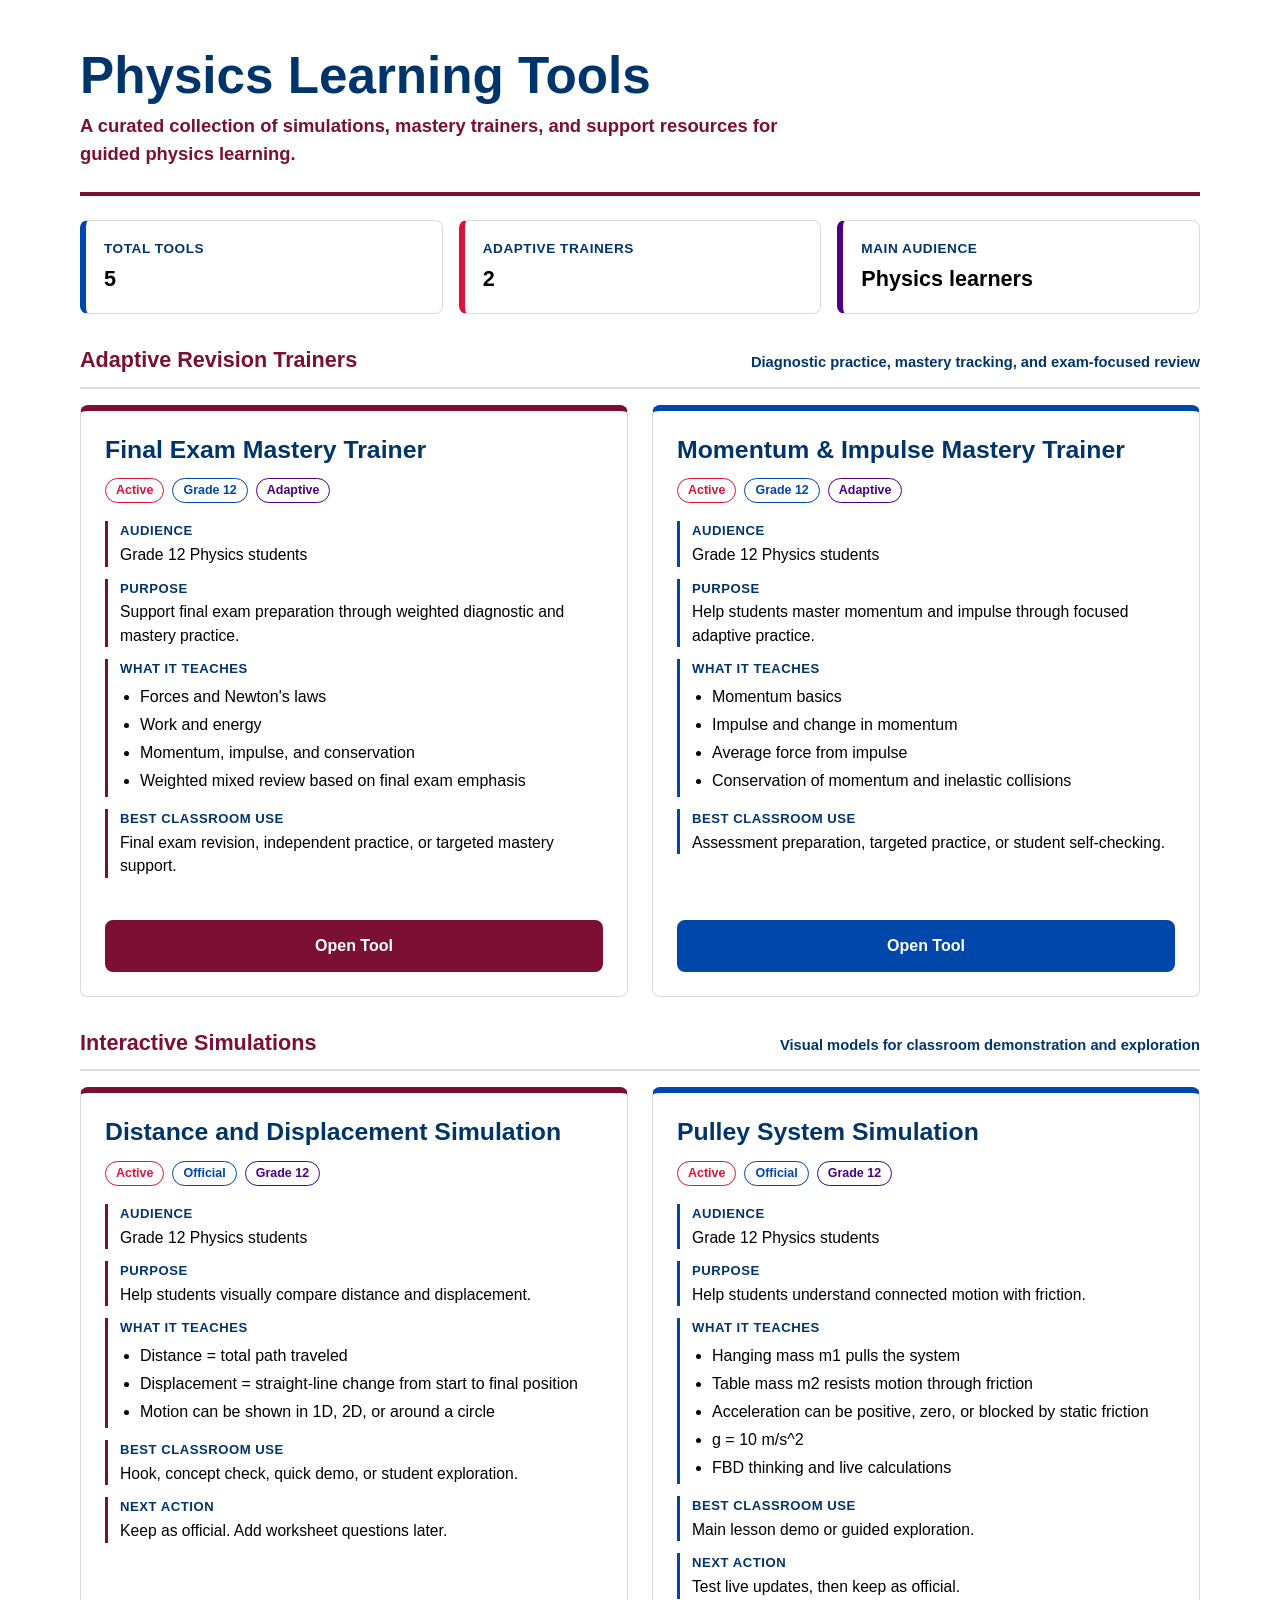
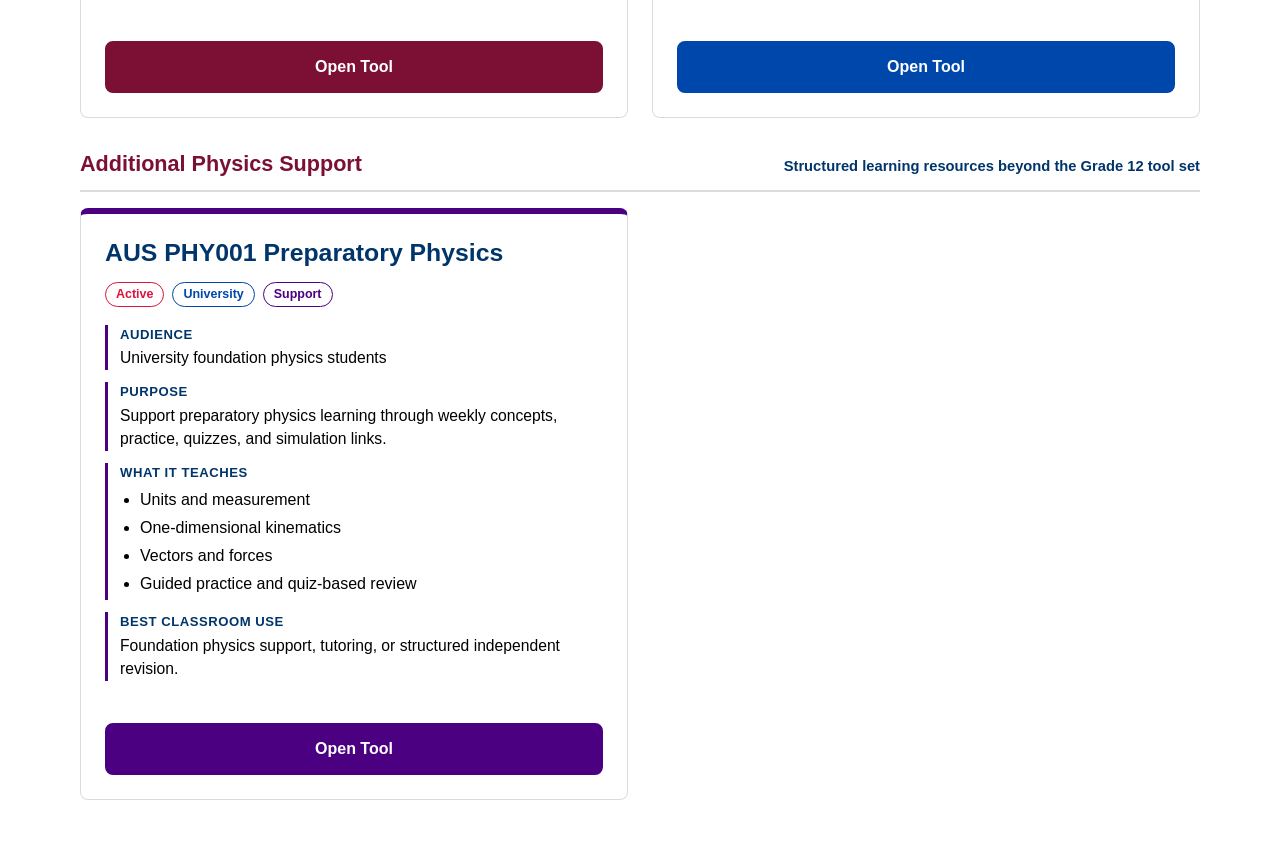
<file: Physics Learning Tools/index.html>
<!DOCTYPE html>
<html lang="en">
<head>
  <meta charset="UTF-8" />
  <meta name="viewport" content="width=device-width, initial-scale=1.0" />
  <title>Physics Learning Tools</title>
  <style>
    :root {
      --claret: #7B1034;
      --crimson: #DC143C;
      --medium-blue: #0047AB;
      --yale-blue: #00356B;
      --indigo: #4B0082;
      --black: #000000;
      --white: #ffffff;
      --border: rgba(0, 0, 0, 0.14);
      --soft: rgba(0, 0, 0, 0.04);
    }

    * {
      box-sizing: border-box;
    }

    body {
      margin: 0;
      font-family: Arial, Helvetica, sans-serif;
      color: var(--black);
      background: var(--white);
      line-height: 1.5;
    }

    .page {
      width: min(1120px, calc(100% - 32px));
      margin: 0 auto;
      padding: 48px 0;
    }

    header {
      border-bottom: 4px solid var(--claret);
      padding-bottom: 24px;
      margin-bottom: 24px;
    }

    h1 {
      margin: 0 0 8px;
      color: var(--yale-blue);
      font-size: clamp(2rem, 4vw, 3.25rem);
      line-height: 1.1;
      letter-spacing: 0;
    }

    .subtitle {
      margin: 0;
      max-width: 720px;
      color: var(--claret);
      font-size: 1.15rem;
      font-weight: 600;
    }

    .summary {
      display: grid;
      grid-template-columns: repeat(3, 1fr);
      gap: 16px;
      margin: 0 0 24px;
    }

    .summary-box {
      border: 1px solid var(--border);
      border-left: 6px solid var(--medium-blue);
      padding: 18px;
      background: var(--white);
      border-radius: 8px;
    }

    .summary-box:nth-child(2) {
      border-left-color: var(--crimson);
    }

    .summary-box:nth-child(3) {
      border-left-color: var(--indigo);
    }

    .summary-label {
      margin: 0 0 4px;
      color: var(--yale-blue);
      font-size: 0.85rem;
      font-weight: 700;
      text-transform: uppercase;
      letter-spacing: 0.04em;
    }

    .summary-value {
      margin: 0;
      color: var(--black);
      font-size: 1.35rem;
      font-weight: 800;
    }

    .section-block {
      margin-top: 30px;
    }

    .section-heading {
      display: flex;
      align-items: baseline;
      justify-content: space-between;
      gap: 16px;
      border-bottom: 2px solid var(--border);
      padding-bottom: 10px;
      margin-bottom: 16px;
    }

    .section-heading h2 {
      margin: 0;
      color: var(--claret);
      font-size: 1.35rem;
    }

    .section-heading p {
      margin: 0;
      color: var(--yale-blue);
      font-size: 0.92rem;
      font-weight: 700;
    }

    .cards {
      display: grid;
      grid-template-columns: repeat(2, 1fr);
      gap: 24px;
    }

    .card {
      display: flex;
      flex-direction: column;
      border: 1px solid var(--border);
      border-top: 6px solid var(--claret);
      border-radius: 8px;
      background: var(--white);
      overflow: hidden;
    }

    .card.blue {
      border-top-color: var(--medium-blue);
    }

    .card.indigo {
      border-top-color: var(--indigo);
    }

    .card.crimson {
      border-top-color: var(--crimson);
    }

    .card-body {
      flex: 1;
      padding: 24px;
    }

    .card h3 {
      margin: 0 0 14px;
      color: var(--yale-blue);
      font-size: 1.55rem;
      line-height: 1.2;
      letter-spacing: 0;
    }

    .tags {
      display: flex;
      flex-wrap: wrap;
      gap: 8px;
      margin-bottom: 18px;
    }

    .tag {
      border: 1px solid currentColor;
      border-radius: 999px;
      padding: 4px 10px;
      font-size: 0.78rem;
      font-weight: 800;
      line-height: 1.2;
    }

    .tag.active {
      color: var(--crimson);
    }

    .tag.official {
      color: var(--medium-blue);
    }

    .tag.grade {
      color: var(--indigo);
    }

    .meta {
      display: grid;
      gap: 12px;
      margin: 0 0 18px;
    }

    .field {
      border-left: 3px solid var(--claret);
      padding-left: 12px;
    }

    .card.blue .field {
      border-left-color: var(--medium-blue);
    }

    .card.indigo .field {
      border-left-color: var(--indigo);
    }

    .card.crimson .field {
      border-left-color: var(--crimson);
    }

    .label {
      display: block;
      color: var(--yale-blue);
      font-size: 0.82rem;
      font-weight: 800;
      text-transform: uppercase;
      letter-spacing: 0.04em;
      margin-bottom: 2px;
    }

    .value {
      margin: 0;
      font-size: 0.98rem;
    }

    ul {
      margin: 6px 0 0;
      padding-left: 20px;
    }

    li {
      margin: 4px 0;
    }

    .card-footer {
      padding: 0 24px 24px;
    }

    .button {
      display: inline-flex;
      align-items: center;
      justify-content: center;
      min-height: 44px;
      width: 100%;
      padding: 12px 18px;
      border-radius: 8px;
      background: var(--claret);
      color: var(--white);
      text-decoration: none;
      font-weight: 800;
      border: 2px solid var(--claret);
    }

    .card.blue .button {
      background: var(--medium-blue);
      border-color: var(--medium-blue);
    }

    .card.indigo .button {
      background: var(--indigo);
      border-color: var(--indigo);
    }

    .card.crimson .button {
      background: var(--crimson);
      border-color: var(--crimson);
    }

    .button:hover,
    .button:focus {
      background: var(--white);
      color: var(--claret);
      outline: none;
    }

    .card.blue .button:hover,
    .card.blue .button:focus {
      color: var(--medium-blue);
    }

    .card.indigo .button:hover,
    .card.indigo .button:focus {
      color: var(--indigo);
    }

    .card.crimson .button:hover,
    .card.crimson .button:focus {
      color: var(--crimson);
    }

    .button:focus-visible {
      outline: 3px solid var(--crimson);
      outline-offset: 3px;
    }

    @media (max-width: 820px) {
      .page {
        width: min(100% - 24px, 680px);
        padding: 32px 0;
      }

      .summary,
      .cards {
        grid-template-columns: 1fr;
      }

      .section-heading {
        display: block;
      }

      .section-heading p {
        margin-top: 4px;
      }

      .card-body {
        padding: 20px;
      }

      .card-footer {
        padding: 0 20px 20px;
      }
    }
  </style>
</head>
<body>
  <main class="page">
    <header>
      <h1>Physics Learning Tools</h1>
      <p class="subtitle">A curated collection of simulations, mastery trainers, and support resources for guided physics learning.</p>
    </header>

    <section class="summary" aria-label="Project summary">
      <div class="summary-box">
        <p class="summary-label">Total tools</p>
        <p class="summary-value">5</p>
      </div>
      <div class="summary-box">
        <p class="summary-label">Adaptive trainers</p>
        <p class="summary-value">2</p>
      </div>
      <div class="summary-box">
        <p class="summary-label">Main audience</p>
        <p class="summary-value">Physics learners</p>
      </div>
    </section>

    <section class="section-block" aria-labelledby="adaptive-heading">
      <div class="section-heading">
        <h2 id="adaptive-heading">Adaptive Revision Trainers</h2>
        <p>Diagnostic practice, mastery tracking, and exam-focused review</p>
      </div>

      <div class="cards">
        <article class="card">
          <div class="card-body">
            <h3>Final Exam Mastery Trainer</h3>

            <div class="tags" aria-label="Tool tags">
              <span class="tag active">Active</span>
              <span class="tag official">Grade 12</span>
              <span class="tag grade">Adaptive</span>
            </div>

            <div class="meta">
              <div class="field">
                <span class="label">Audience</span>
                <p class="value">Grade 12 Physics students</p>
              </div>

              <div class="field">
                <span class="label">Purpose</span>
                <p class="value">Support final exam preparation through weighted diagnostic and mastery practice.</p>
              </div>

              <div class="field">
                <span class="label">What it teaches</span>
                <ul>
                  <li>Forces and Newton's laws</li>
                  <li>Work and energy</li>
                  <li>Momentum, impulse, and conservation</li>
                  <li>Weighted mixed review based on final exam emphasis</li>
                </ul>
              </div>

              <div class="field">
                <span class="label">Best classroom use</span>
                <p class="value">Final exam revision, independent practice, or targeted mastery support.</p>
              </div>
            </div>
          </div>

          <div class="card-footer">
            <a class="button" href="https://physics-final-exam-prep.hani-hamadeh.workers.dev/" target="_blank" rel="noopener noreferrer">Open Tool</a>
          </div>
        </article>

        <article class="card blue">
          <div class="card-body">
            <h3>Momentum &amp; Impulse Mastery Trainer</h3>

            <div class="tags" aria-label="Tool tags">
              <span class="tag active">Active</span>
              <span class="tag official">Grade 12</span>
              <span class="tag grade">Adaptive</span>
            </div>

            <div class="meta">
              <div class="field">
                <span class="label">Audience</span>
                <p class="value">Grade 12 Physics students</p>
              </div>

              <div class="field">
                <span class="label">Purpose</span>
                <p class="value">Help students master momentum and impulse through focused adaptive practice.</p>
              </div>

              <div class="field">
                <span class="label">What it teaches</span>
                <ul>
                  <li>Momentum basics</li>
                  <li>Impulse and change in momentum</li>
                  <li>Average force from impulse</li>
                  <li>Conservation of momentum and inelastic collisions</li>
                </ul>
              </div>

              <div class="field">
                <span class="label">Best classroom use</span>
                <p class="value">Assessment preparation, targeted practice, or student self-checking.</p>
              </div>
            </div>
          </div>

          <div class="card-footer">
            <a class="button" href="https://momentum-impulse-mastery-trainer.hani-hamadeh.workers.dev/" target="_blank" rel="noopener noreferrer">Open Tool</a>
          </div>
        </article>
      </div>
    </section>

    <section class="section-block" aria-labelledby="simulations-heading">
      <div class="section-heading">
        <h2 id="simulations-heading">Interactive Simulations</h2>
        <p>Visual models for classroom demonstration and exploration</p>
      </div>

      <div class="cards">
      <article class="card">
        <div class="card-body">
          <h3>Distance and Displacement Simulation</h3>

          <div class="tags" aria-label="Tool tags">
            <span class="tag active">Active</span>
            <span class="tag official">Official</span>
            <span class="tag grade">Grade 12</span>
          </div>

          <div class="meta">
            <div class="field">
              <span class="label">Audience</span>
              <p class="value">Grade 12 Physics students</p>
            </div>

            <div class="field">
              <span class="label">Purpose</span>
              <p class="value">Help students visually compare distance and displacement.</p>
            </div>

            <div class="field">
              <span class="label">What it teaches</span>
              <ul>
                <li>Distance = total path traveled</li>
                <li>Displacement = straight-line change from start to final position</li>
                <li>Motion can be shown in 1D, 2D, or around a circle</li>
              </ul>
            </div>

            <div class="field">
              <span class="label">Best classroom use</span>
              <p class="value">Hook, concept check, quick demo, or student exploration.</p>
            </div>

            <div class="field">
              <span class="label">Next action</span>
              <p class="value">Keep as official. Add worksheet questions later.</p>
            </div>
          </div>
        </div>

        <div class="card-footer">
          <a class="button" href="https://distance-displacement-sim.hani-hamadeh.workers.dev/" target="_blank" rel="noopener noreferrer">Open Tool</a>
        </div>
      </article>

      <article class="card blue">
        <div class="card-body">
          <h3>Pulley System Simulation</h3>

          <div class="tags" aria-label="Tool tags">
            <span class="tag active">Active</span>
            <span class="tag official">Official</span>
            <span class="tag grade">Grade 12</span>
          </div>

          <div class="meta">
            <div class="field">
              <span class="label">Audience</span>
              <p class="value">Grade 12 Physics students</p>
            </div>

            <div class="field">
              <span class="label">Purpose</span>
              <p class="value">Help students understand connected motion with friction.</p>
            </div>

            <div class="field">
              <span class="label">What it teaches</span>
              <ul>
                <li>Hanging mass m1 pulls the system</li>
                <li>Table mass m2 resists motion through friction</li>
                <li>Acceleration can be positive, zero, or blocked by static friction</li>
                <li>g = 10 m/s^2</li>
                <li>FBD thinking and live calculations</li>
              </ul>
            </div>

            <div class="field">
              <span class="label">Best classroom use</span>
              <p class="value">Main lesson demo or guided exploration.</p>
            </div>

            <div class="field">
              <span class="label">Next action</span>
              <p class="value">Test live updates, then keep as official.</p>
            </div>
          </div>
        </div>

        <div class="card-footer">
          <a class="button" href="https://pulley-system-sim.hani-hamadeh.workers.dev/" target="_blank" rel="noopener noreferrer">Open Tool</a>
        </div>
      </article>
      </div>
    </section>

    <section class="section-block" aria-labelledby="support-heading">
      <div class="section-heading">
        <h2 id="support-heading">Additional Physics Support</h2>
        <p>Structured learning resources beyond the Grade 12 tool set</p>
      </div>

      <div class="cards">
        <article class="card indigo">
          <div class="card-body">
            <h3>AUS PHY001 Preparatory Physics</h3>

            <div class="tags" aria-label="Tool tags">
              <span class="tag active">Active</span>
              <span class="tag official">University</span>
              <span class="tag grade">Support</span>
            </div>

            <div class="meta">
              <div class="field">
                <span class="label">Audience</span>
                <p class="value">University foundation physics students</p>
              </div>

              <div class="field">
                <span class="label">Purpose</span>
                <p class="value">Support preparatory physics learning through weekly concepts, practice, quizzes, and simulation links.</p>
              </div>

              <div class="field">
                <span class="label">What it teaches</span>
                <ul>
                  <li>Units and measurement</li>
                  <li>One-dimensional kinematics</li>
                  <li>Vectors and forces</li>
                  <li>Guided practice and quiz-based review</li>
                </ul>
              </div>

              <div class="field">
                <span class="label">Best classroom use</span>
                <p class="value">Foundation physics support, tutoring, or structured independent revision.</p>
              </div>
            </div>
          </div>

          <div class="card-footer">
            <a class="button" href="https://aus-phy001-preparatory-physics.hani-hamadeh.workers.dev/" target="_blank" rel="noopener noreferrer">Open Tool</a>
          </div>
        </article>
      </div>
    </section>
  </main>
</body>
</html>
</file>
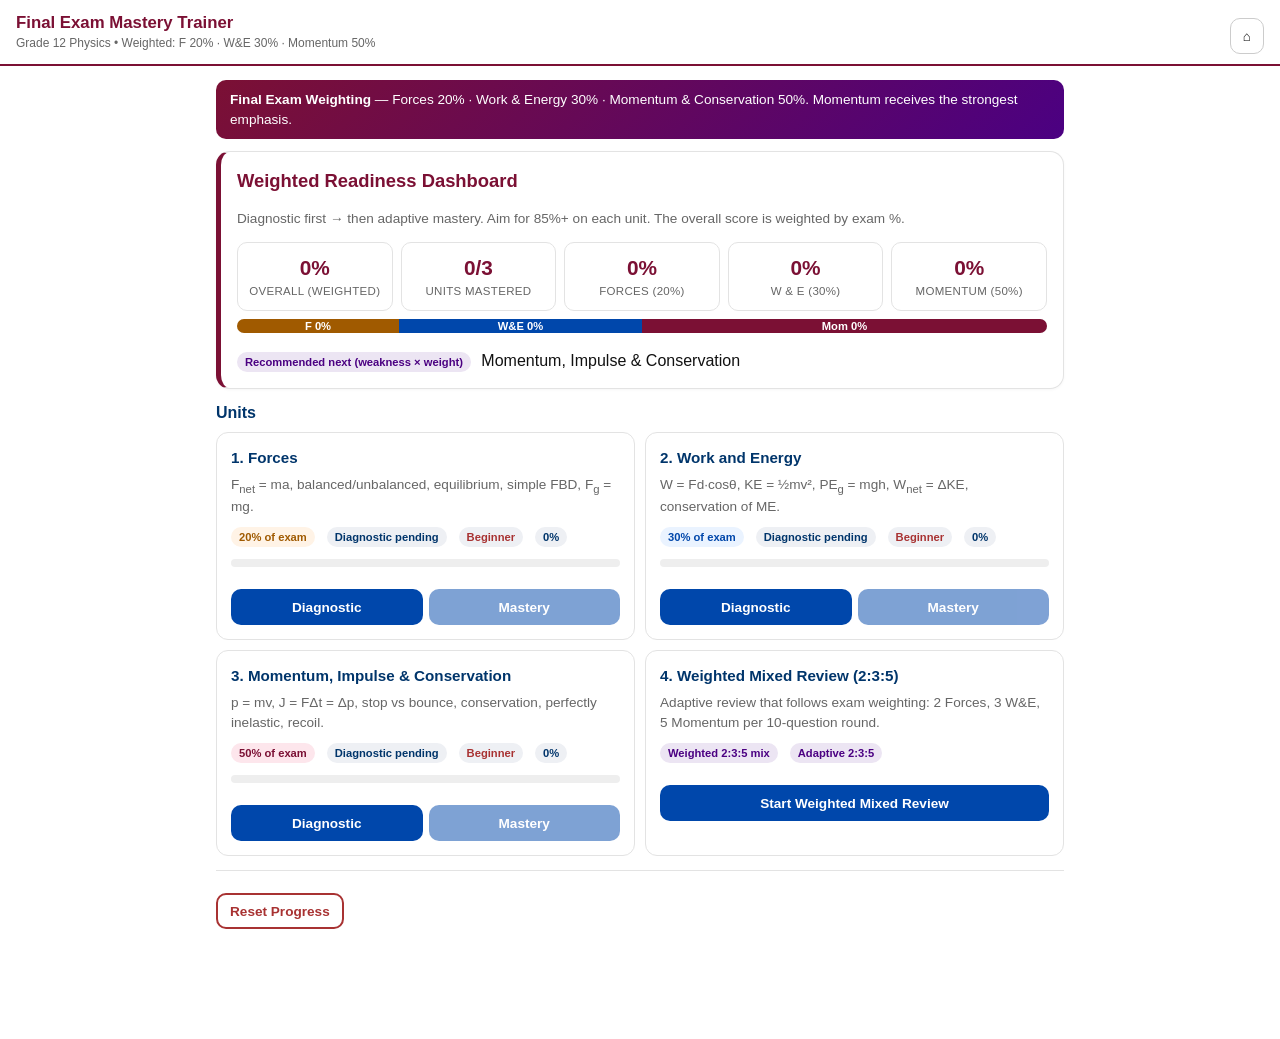
<file: physics-final-exam-prep/index.html>
<!DOCTYPE html>
<html lang="en">
<head>
<meta charset="UTF-8" />
<meta name="viewport" content="width=device-width, initial-scale=1.0, maximum-scale=1.0, user-scalable=no" />
<title>Final Exam Mastery Trainer — Grade 12 Physics</title>
<style>
:root{
  --claret:#7B1034; --crimson:#DC143C; --med-blue:#0047AB; --yale:#00356B;
  --indigo:#4B0082; --ink:#111111; --line:#222222; --soft:#f5f5f5;
  --ok:#0a7c3a; --warn:#a83232;
}
*{box-sizing:border-box;-webkit-tap-highlight-color:transparent}
html,body{margin:0;padding:0;background:#ffffff;color:var(--ink);
  font-family:"Segoe UI","Helvetica Neue",Arial,sans-serif;line-height:1.45;}
.container{max-width:880px;margin:0 auto;padding:14px 16px 110px;}
header.app-bar{position:sticky;top:0;background:#fff;border-bottom:2px solid var(--claret);
  z-index:50;padding:10px 16px;display:flex;align-items:center;justify-content:space-between;}
header.app-bar h1{font-size:1.05rem;margin:0;color:var(--claret);}
header.app-bar .sub{font-size:.75rem;color:#666;}
button{font-family:inherit;cursor:pointer;border:none;}
.btn{background:var(--med-blue);color:#fff;padding:12px 16px;border-radius:10px;
  font-weight:600;font-size:1rem;min-height:48px;width:100%;margin-top:8px;}
.btn:hover{background:var(--yale);}
.btn.secondary{background:#fff;color:var(--med-blue);border:2px solid var(--med-blue);}
.btn.secondary:hover{background:#eef3fb;}
.btn.danger{background:#fff;color:var(--warn);border:2px solid var(--warn);}
.btn.ghost{background:transparent;color:var(--ink);border:1px solid #ccc;}
.btn.small{padding:8px 12px;font-size:.85rem;min-height:36px;width:auto;}
.btn:disabled{opacity:.5;cursor:not-allowed;}
.card{background:#fff;border:1px solid #e3e3e3;border-radius:14px;padding:16px;
  margin:12px 0;box-shadow:0 1px 3px rgba(0,0,0,0.04);}
.card.accent{border-left:5px solid var(--claret);}
h2{color:var(--claret);font-size:1.15rem;margin:0 0 10px;}
h3{color:var(--yale);font-size:1rem;margin:8px 0;}
.muted{color:#666;font-size:.85rem;}
.tag{display:inline-block;padding:2px 8px;border-radius:999px;font-size:.7rem;
  background:#eef0f4;color:var(--yale);margin-right:6px;font-weight:600;}
.tag.weak{background:#fdecec;color:var(--warn);}
.tag.ok{background:#e6f3ec;color:var(--ok);}
.tag.indigo{background:#ece5f3;color:var(--indigo);}
.tag.weight20{background:#fff3e6;color:#a05a00;}
.tag.weight30{background:#eaf3ff;color:var(--med-blue);}
.tag.weight50{background:#fde6ec;color:var(--claret);}
.skill-grid{display:grid;grid-template-columns:1fr;gap:10px;}
@media(min-width:560px){.skill-grid{grid-template-columns:1fr 1fr;}}
.skill-tile{border:1px solid #e3e3e3;border-radius:12px;padding:14px;background:#fff;
  display:flex;flex-direction:column;gap:6px;}
.skill-tile h4{margin:0;color:var(--yale);font-size:.95rem;}
.skill-tile .progress-bar{height:6px;background:#eee;border-radius:3px;overflow:hidden;}
.skill-tile .progress-bar > div{height:100%;background:var(--med-blue);transition:width .3s;}
.q-text{font-size:1rem;margin:8px 0 12px;}
.choices{display:flex;flex-direction:column;gap:8px;margin-top:8px;}
.choice{border:2px solid #d8d8d8;background:#fff;border-radius:10px;padding:12px 14px;
  text-align:left;font-size:.95rem;color:var(--ink);transition:all .15s;}
.choice:hover{border-color:var(--med-blue);}
.choice.selected{border-color:var(--med-blue);background:#eef3fb;}
.choice.correct{border-color:var(--ok);background:#e6f3ec;}
.choice.incorrect{border-color:var(--warn);background:#fdecec;}
.choice:disabled{cursor:default;}
input[type="number"], input[type="text"]{
  width:100%;font-size:1.05rem;padding:12px 14px;border:2px solid #d8d8d8;
  border-radius:10px;font-family:inherit;}
input[type="number"]:focus, input[type="text"]:focus{outline:none;border-color:var(--med-blue);}
.unit-hint{display:block;color:#666;font-size:.78rem;margin-top:4px;}
.feedback{margin-top:12px;padding:12px;border-radius:10px;font-size:.92rem;line-height:1.5;}
.feedback.correct{background:#e6f3ec;border-left:4px solid var(--ok);color:var(--ok);}
.feedback.incorrect{background:#fdecec;border-left:4px solid var(--warn);color:var(--warn);}
.feedback.hint{background:#f6f0ff;border-left:4px solid var(--indigo);color:var(--indigo);}
.feedback.solution{background:#eef0f4;border-left:4px solid var(--yale);color:var(--ink);}
.solution-block{font-family:"Consolas","Monaco",monospace;font-size:.88rem;
  background:#fafafa;padding:10px;border-radius:6px;margin-top:8px;white-space:pre-wrap;}
.streak{display:inline-flex;align-items:center;gap:4px;color:var(--crimson);font-size:.8rem;}
.qnav{display:flex;justify-content:space-between;align-items:center;margin:6px 0;}
.qnav .meta{font-size:.78rem;color:#666;}
.mode-pill{display:inline-block;font-size:.7rem;font-weight:700;padding:3px 9px;border-radius:999px;
  text-transform:uppercase;letter-spacing:.5px;}
.mode-pill.diagnostic{background:var(--claret);color:#fff;}
.mode-pill.mastery{background:var(--med-blue);color:#fff;}
.mode-pill.mixed{background:var(--indigo);color:#fff;}
.stats-row{display:flex;gap:8px;flex-wrap:wrap;}
.stat{flex:1;min-width:120px;border:1px solid #e3e3e3;border-radius:10px;padding:10px;text-align:center;}
.stat .val{font-size:1.3rem;font-weight:700;color:var(--claret);}
.stat .lbl{font-size:.72rem;color:#666;text-transform:uppercase;letter-spacing:.3px;}
.mastery-bar{height:8px;background:#eee;border-radius:4px;overflow:hidden;margin-top:6px;}
.mastery-bar > div{height:100%;background:linear-gradient(90deg,var(--med-blue),var(--claret));transition:width .4s;}
.weighted-bar{height:14px;background:#eee;border-radius:7px;overflow:hidden;display:flex;margin-top:8px;}
.weighted-bar .seg{height:100%;display:flex;align-items:center;justify-content:center;font-size:.7rem;color:#fff;font-weight:700;}
.weighted-bar .seg.forces{background:#a05a00;}
.weighted-bar .seg.we{background:var(--med-blue);}
.weighted-bar .seg.mom{background:var(--claret);}
.level-Beginner{color:#a83232;}
.level-Developing{color:#b86c00;}
.level-Almost{color:var(--med-blue);}
.level-Mastered{color:var(--ok);}
.hidden{display:none !important;}
.footer-bar{position:fixed;bottom:0;left:0;right:0;background:#fff;border-top:1px solid #e3e3e3;
  padding:10px 16px;display:flex;justify-content:space-between;gap:8px;max-width:880px;margin:0 auto;}
.footer-bar .btn{margin-top:0;}
.divider{height:1px;background:#e3e3e3;margin:14px 0;}
.preview-section{background:#fffdf0;border:2px dashed var(--indigo);border-radius:10px;padding:12px;margin:10px 0;}
.preview-section h4{margin:0 0 6px;color:var(--indigo);}
.toast{position:fixed;bottom:80px;left:50%;transform:translateX(-50%);background:var(--ink);
  color:#fff;padding:10px 16px;border-radius:24px;font-size:.85rem;z-index:100;opacity:0;
  transition:opacity .3s;}
.toast.show{opacity:1;}
.weight-banner{background:linear-gradient(135deg,#7B1034 0%,#4B0082 100%);color:#fff;padding:10px 14px;border-radius:10px;margin-bottom:10px;font-size:.85rem;}
.weight-banner strong{color:#fff;}
@media(max-width:480px){
  .container{padding:10px 12px 100px;}
  h2{font-size:1.05rem;}
  .stat .val{font-size:1.1rem;}
}
</style>
</head>
<body>

<header class="app-bar">
  <div>
    <h1>Final Exam Mastery Trainer</h1>
    <div class="sub">Grade 12 Physics • Weighted: F 20% &middot; W&amp;E 30% &middot; Momentum 50%</div>
  </div>
  <button class="btn small ghost" id="btnHome" title="Dashboard">&#8962;</button>
</header>

<div class="container">
  <div id="screen"></div>
</div>

<div id="toast" class="toast"></div>

<script>
/* ============================================================================
   CONFIG — Teacher-editable
============================================================================ */
const CONFIG = {
  diagnosticConceptPerUnit:  { forces: 2, work_energy: 3, momentum: 5 },
  diagnosticProblemPerUnit:  { forces: 2, work_energy: 3, momentum: 5 },
  masteryQuestionsPerUnit:   { forces: 6, work_energy: 8, momentum: 10 },
  mixedReviewQuestions: 10,
  masteryThreshold: 85,
  numericTolerancePercent: 2.5,
  numericToleranceAbsolute: 0.05,
  feedbackDelayMs: 1000,
  attemptsBeforeFullSolution: 2,
  weakSubSkillMultiplier: 2.5,
  noRepeatWindow: 3,
  showTeacherPreview: false,
  enableMixedReview: true,
  enableResetButton: true,
  storageKey: "amk_final_exam_weighted_trainer_v1",
  g: 10,
  unitWeights: { forces: 0.20, work_energy: 0.30, momentum: 0.50 }
};

/* ============================================================================
   UNITS (weighted) — these replace the SKILLS registry as the top-level grouping
============================================================================ */
const UNITS = [
  { id:"forces",      name:"1. Forces",                                blurb:"F<sub>net</sub> = ma, balanced/unbalanced, equilibrium, simple FBD, F<sub>g</sub> = mg.", weight:0.20 },
  { id:"work_energy", name:"2. Work and Energy",                       blurb:"W = Fd&middot;cos&theta;, KE = &frac12;mv&sup2;, PE<sub>g</sub> = mgh, W<sub>net</sub> = &Delta;KE, conservation of ME.", weight:0.30 },
  { id:"momentum",    name:"3. Momentum, Impulse &amp; Conservation",  blurb:"p = mv, J = F&Delta;t = &Delta;p, stop vs bounce, conservation, perfectly inelastic, recoil.", weight:0.50 },
  { id:"mixed_review",name:"4. Weighted Mixed Review (2:3:5)",         blurb:"Adaptive review that follows exam weighting: 2 Forces, 3 W&amp;E, 5 Momentum per 10-question round.", weight:0 }
];

// Backwards-compat SKILLS alias so template engine code referring to SKILLS keeps working
const SKILLS = UNITS;

/* ============================================================================
   STATE
============================================================================ */
let state = {
  skillProgress: {},
  subSkillStats: {},
  recentQuestions: [],
  currentSession: null,
  schemaVersion: 1
};

/* ============================================================================
   STORAGE
============================================================================ */
function saveState(){
  try{ localStorage.setItem(CONFIG.storageKey, JSON.stringify(state)); }
  catch(e){}
}
function loadState(){
  try{
    const raw = localStorage.getItem(CONFIG.storageKey);
    if(raw){
      const parsed = JSON.parse(raw);
      if(parsed && parsed.schemaVersion === 1){ state = parsed; }
    }
  }catch(e){}
  UNITS.forEach(s=>{
    if(!state.skillProgress[s.id]){
      state.skillProgress[s.id] = {
        diagDone:false, diagAttempts:0, diagCorrect:0,
        masteryAttempts:0, masteryCorrect:0,
        weakSubSkills:[], strongSubSkills:[],
        lastPracticed:null
      };
    }
  });
}
function resetProgress(){
  if(!confirm("Reset all your progress? This cannot be undone."))return;
  try{ localStorage.removeItem(CONFIG.storageKey); }catch(e){}
  state = { skillProgress:{}, subSkillStats:{}, recentQuestions:[], currentSession:null, schemaVersion:1 };
  loadState();
  renderDashboard();
  toast("Progress reset.");
}

/* ============================================================================
   UTILITIES
============================================================================ */
const rand    = (min, max) => Math.random()*(max-min)+min;
const randInt = (min, max) => Math.floor(rand(min, max+1));
const choice  = arr => arr[Math.floor(Math.random()*arr.length)];
const round   = (x, d=2) => Math.round(x*Math.pow(10,d))/Math.pow(10,d);
const shuffle = arr => { for(let i=arr.length-1;i>0;i--){ const j=Math.floor(Math.random()*(i+1)); [arr[i],arr[j]]=[arr[j],arr[i]]; } return arr; };

function toast(msg){
  const t = document.getElementById("toast");
  t.textContent = msg;
  t.classList.add("show");
  setTimeout(()=>t.classList.remove("show"), 1800);
}

function masteryLevel(acc){
  if(acc >= CONFIG.masteryThreshold) return "Mastered";
  if(acc >= 70) return "Almost";
  if(acc >= 50) return "Developing";
  return "Beginner";
}

function skillAccuracy(unitId){
  const p = state.skillProgress[unitId];
  if(!p) return 0;
  const total = p.diagAttempts + p.masteryAttempts;
  const right = p.diagCorrect + p.masteryCorrect;
  return total === 0 ? 0 : Math.round((right/total)*100);
}

function recordSubSkillResult(subSkill, correct){
  if(!state.subSkillStats[subSkill]) state.subSkillStats[subSkill] = { attempts:0, correct:0, missCount:0 };
  state.subSkillStats[subSkill].attempts++;
  if(correct) state.subSkillStats[subSkill].correct++;
  else state.subSkillStats[subSkill].missCount++;
}

function fingerprint(q){
  return `${q.templateId}|${JSON.stringify(q.given||{})}`;
}
function avoidRepeat(q){
  return !state.recentQuestions.includes(fingerprint(q));
}
function pushRecent(q){
  state.recentQuestions.push(fingerprint(q));
  if(state.recentQuestions.length > CONFIG.noRepeatWindow*3){
    state.recentQuestions = state.recentQuestions.slice(-CONFIG.noRepeatWindow*3);
  }
}

function prettySubSkill(s){ return String(s).replace(/_/g," "); }
function stripHtml(s){ return String(s).replace(/<[^>]+>/g,""); }

/* ============================================================================
   TEMPLATE REGISTRY
============================================================================ */
const TEMPLATES = {};
function regT(id, fn){ TEMPLATES[id] = fn; }


/* ===== TEMPLATES ===== */
/* ===== Shared context pools ===== */
const FORCE_OBJECTS = [
  { name:"crate", mRange:[5, 25] },
  { name:"toolbox", mRange:[2, 8] },
  { name:"trolley", mRange:[8, 30] },
  { name:"sled", mRange:[10, 40] },
  { name:"cart", mRange:[3, 12] },
  { name:"luggage piece", mRange:[4, 18] },
  { name:"speaker box", mRange:[6, 20] },
  { name:"book stack", mRange:[1, 5] }
];
const WE_OBJECTS = [
  { name:"backpack", mRange:[3, 8], vRange:[1, 6] },
  { name:"basketball", mRange:[0.55, 0.65], vRange:[3, 12] },
  { name:"toolbox", mRange:[2, 8], vRange:[1, 5] },
  { name:"skateboard", mRange:[2, 4], vRange:[2, 8] },
  { name:"laptop bag", mRange:[1.5, 4], vRange:[1, 4] },
  { name:"water bottle", mRange:[0.5, 1.2], vRange:[2, 6] },
  { name:"crate", mRange:[4, 12], vRange:[1, 5] },
  { name:"rocket model", mRange:[0.8, 2], vRange:[5, 15] }
];
const MOM_OBJECTS = [
  { name:"hockey puck", mRange:[0.15, 0.20] },
  { name:"basketball", mRange:[0.55, 0.65] },
  { name:"tennis ball", mRange:[0.055, 0.060] },
  { name:"soccer ball", mRange:[0.40, 0.45] },
  { name:"baseball", mRange:[0.14, 0.16] },
  { name:"medicine ball", mRange:[3, 6] },
  { name:"bowling ball", mRange:[5, 7] },
  { name:"rugby ball", mRange:[0.42, 0.46] },
  { name:"cricket ball", mRange:[0.155, 0.165] },
  { name:"volleyball", mRange:[0.26, 0.28] }
];
const VEHICLES = [
  { name:"go-kart", mRange:[150, 200] },
  { name:"small car", mRange:[800, 1200] },
  { name:"pickup truck", mRange:[1500, 2000] },
  { name:"scooter", mRange:[80, 120] },
  { name:"motorcycle", mRange:[180, 250] }
];

/* ====================================================================== */
/* UNIT 1 - FORCES (20%)   bank: 8 concept + 13 problem templates         */
/* ====================================================================== */

regT("frc_newton2_tf", () => {
  const isTrue = Math.random() < 0.5;
  if (isTrue) return {
    templateId:"frc_newton2_tf", unit:"forces", skill:"forces", subSkill:"newton2_relationship",
    formulaUsed:"F<sub>net</sub> = ma", questionType:"tf", type:"tf", examWeight:0.20,
    stem:"For a fixed mass, doubling the net force doubles the acceleration.",
    correct:true,
    explanation:"From F<sub>net</sub> = ma, a is proportional to F<sub>net</sub> when m is constant.",
    misconception:"force and acceleration are unrelated",
    misconceptionTargeted:"force and acceleration are unrelated",
    given:{}
  };
  return {
    templateId:"frc_newton2_tf", unit:"forces", skill:"forces", subSkill:"newton2_relationship",
    formulaUsed:"F<sub>net</sub> = ma", questionType:"tf", type:"tf", examWeight:0.20,
    stem:"If the net force on an object is zero, the object must be at rest.",
    correct:false,
    explanation:"Zero net force means zero acceleration. The object can move at constant velocity, not just be at rest.",
    misconception:"no net force means no motion",
    misconceptionTargeted:"no net force means no motion",
    given:{}
  };
});

regT("frc_balanced_mcq", () => {
  const opts = shuffle([
    { txt:"The object is in equilibrium and has zero acceleration.", ok:true },
    { txt:"The object must be motionless.", ok:false },
    { txt:"The object speeds up in the direction of the largest force.", ok:false },
    { txt:"Mass and weight cancel out, so motion stops.", ok:false }
  ]);
  return {
    templateId:"frc_balanced_mcq", unit:"forces", skill:"forces", subSkill:"equilibrium_concept",
    formulaUsed:"&Sigma;F = 0", questionType:"mcq", type:"mcq", examWeight:0.20,
    stem:"A box has all the forces on it balanced. What does this tell you?",
    options:opts.map(o=>o.txt), correct:opts.findIndex(o=>o.ok),
    explanation:"Balanced forces &rarr; &Sigma;F = 0 &rarr; a = 0. Velocity is constant (zero or non-zero).",
    misconception:"balanced forces always mean the object is at rest",
    misconceptionTargeted:"balanced forces always mean the object is at rest",
    given:{}
  };
});

regT("frc_direction_a_mcq", () => {
  const Fr = randInt(20, 80);
  const Fl = randInt(5, Fr-5);
  const opts = shuffle([
    { txt:"To the right, because the right-pointing force is larger.", ok:true },
    { txt:"To the left, because the smaller force decides direction.", ok:false },
    { txt:"No acceleration, the forces cancel.", ok:false },
    { txt:"Acceleration is upward.", ok:false }
  ]);
  return {
    templateId:"frc_direction_a_mcq", unit:"forces", skill:"forces", subSkill:"acceleration_direction",
    formulaUsed:"a is along F<sub>net</sub>", questionType:"mcq", type:"mcq", examWeight:0.20,
    stem:`A crate is pushed right with ${Fr} N and pulled left with ${Fl} N. In which direction does it accelerate?`,
    options:opts.map(o=>o.txt), correct:opts.findIndex(o=>o.ok),
    explanation:`F<sub>net</sub> = ${Fr} &minus; ${Fl} = ${Fr-Fl} N to the right. Acceleration is along F<sub>net</sub>.`,
    misconception:"acceleration direction follows the larger named force regardless of sign",
    misconceptionTargeted:"acceleration direction follows the larger named force regardless of sign",
    given:{Fr, Fl}
  };
});

regT("frc_fbd_normal_tf", () => {
  const isTrue = Math.random() < 0.5;
  if (isTrue) return {
    templateId:"frc_fbd_normal_tf", unit:"forces", skill:"forces", subSkill:"normal_force_fbd",
    formulaUsed:"N = F<sub>g</sub> on level surface, no vertical motion", questionType:"tf", type:"tf", examWeight:0.20,
    stem:"A book resting on a level desk has a normal force equal in magnitude to its weight F<sub>g</sub>.",
    correct:true,
    explanation:"On a level surface with no vertical acceleration, the normal force balances F<sub>g</sub>.",
    misconception:"normal force always equals mg even on inclines or when accelerating vertically",
    misconceptionTargeted:"normal force always equals mg even on inclines or when accelerating vertically",
    given:{}
  };
  return {
    templateId:"frc_fbd_normal_tf", unit:"forces", skill:"forces", subSkill:"normal_force_fbd",
    formulaUsed:"N points away from the surface", questionType:"tf", type:"tf", examWeight:0.20,
    stem:"The normal force on a book sitting on a level desk points downward into the desk.",
    correct:false,
    explanation:"The normal force is the surface pushing UP on the book. It points away from the surface.",
    misconception:"normal force pushes downward",
    misconceptionTargeted:"normal force pushes downward",
    given:{}
  };
});

regT("frc_unbalanced_mcq", () => {
  const o = choice(FORCE_OBJECTS);
  const same = Math.random() < 0.35;
  const F1 = randInt(10, 30);
  const F2 = same ? F1 : randInt(10, 30);
  const balanced = (F1 === F2);
  const opts = shuffle([
    { txt:"Balanced. The object moves at constant velocity or stays at rest.", ok: balanced },
    { txt:"Unbalanced. The object accelerates.", ok: !balanced },
    { txt:"The forces add to make the object speed up no matter what.", ok:false },
    { txt:"Forces only matter if the object is already moving.", ok:false }
  ]);
  return {
    templateId:"frc_unbalanced_mcq", unit:"forces", skill:"forces", subSkill:"balanced_vs_unbalanced",
    formulaUsed:"&Sigma;F = 0 &harr; balanced", questionType:"mcq", type:"mcq", examWeight:0.20,
    stem:`A ${o.name} is pulled right with ${F1} N and left with ${F2} N. The forces are:`,
    options:opts.map(o=>o.txt), correct:opts.findIndex(o=>o.ok),
    explanation: balanced ? "Equal magnitudes in opposite directions &rarr; balanced &rarr; no acceleration." : `Different magnitudes &rarr; F<sub>net</sub> = ${Math.abs(F1-F2)} N &rarr; unbalanced &rarr; acceleration.`,
    misconception:"unequal forces are still balanced if they oppose",
    misconceptionTargeted:"unequal forces are still balanced if they oppose",
    given:{F1, F2}
  };
});

regT("frc_newton1_tf", () => {
  const isTrue = Math.random() < 0.5;
  if (isTrue) return {
    templateId:"frc_newton1_tf", unit:"forces", skill:"forces", subSkill:"newton1_inertia",
    formulaUsed:"F<sub>net</sub> = 0 &rarr; constant velocity", questionType:"tf", type:"tf", examWeight:0.20,
    stem:"An object moving in a straight line at constant velocity has zero net force on it.",
    correct:true,
    explanation:"Newton's 1st Law. Constant velocity (including zero) requires F<sub>net</sub> = 0.",
    misconception:"moving objects must have a net force keeping them moving",
    misconceptionTargeted:"moving objects must have a net force keeping them moving",
    given:{}
  };
  return {
    templateId:"frc_newton1_tf", unit:"forces", skill:"forces", subSkill:"newton1_inertia",
    formulaUsed:"F<sub>net</sub> = 0 &rarr; constant velocity", questionType:"tf", type:"tf", examWeight:0.20,
    stem:"To keep an object moving at constant velocity on a frictionless surface, a continuous forward push is required.",
    correct:false,
    explanation:"No friction means no horizontal opposing force; no extra push is needed. Constant v requires F<sub>net</sub> = 0.",
    misconception:"motion requires a sustaining force",
    misconceptionTargeted:"motion requires a sustaining force",
    given:{}
  };
});

regT("frc_mass_vs_weight_mcq", () => {
  const opts = shuffle([
    { txt:"Mass is the amount of matter (kg); weight is the gravitational force on that mass (N).", ok:true },
    { txt:"Mass and weight are the same physical quantity with different units.", ok:false },
    { txt:"Weight is constant everywhere; mass changes with location.", ok:false },
    { txt:"Mass is measured in newtons; weight is measured in kilograms.", ok:false }
  ]);
  return {
    templateId:"frc_mass_vs_weight_mcq", unit:"forces", skill:"forces", subSkill:"mass_vs_weight",
    formulaUsed:"F<sub>g</sub> = mg, with g = 10 m/s&sup2;", questionType:"mcq", type:"mcq", examWeight:0.20,
    stem:"Which statement correctly distinguishes mass and weight?",
    options:opts.map(o=>o.txt), correct:opts.findIndex(o=>o.ok),
    explanation:"Mass is invariant matter content. Weight F<sub>g</sub> = mg depends on local g.",
    misconception:"mass and weight are the same thing",
    misconceptionTargeted:"mass and weight are the same thing",
    given:{}
  };
});

regT("frc_friction_concept_mcq", () => {
  const opts = shuffle([
    { txt:"Friction opposes the relative motion (or tendency of motion) between surfaces.", ok:true },
    { txt:"Friction always points in the same direction the object is pushed.", ok:false },
    { txt:"Friction acts only on stationary objects.", ok:false },
    { txt:"Friction acts only vertically.", ok:false }
  ]);
  return {
    templateId:"frc_friction_concept_mcq", unit:"forces", skill:"forces", subSkill:"friction_direction",
    formulaUsed:"f opposes relative motion", questionType:"mcq", type:"mcq", examWeight:0.20,
    stem:"Which statement about the direction of friction is correct?",
    options:opts.map(o=>o.txt), correct:opts.findIndex(o=>o.ok),
    explanation:"Friction always opposes the relative motion (or tendency) of the surfaces in contact.",
    misconception:"friction acts in the direction of the applied force",
    misconceptionTargeted:"friction acts in the direction of the applied force",
    given:{}
  };
});

/* --- PROBLEM-SOLVING (13) --- */

regT("frc_fnet_find_F", () => {
  const m = round(rand(2, 25), 1);
  const a = round(rand(0.5, 6), 2);
  const F = round(m*a, 2);
  return {
    templateId:"frc_fnet_find_F", unit:"forces", skill:"forces", subSkill:"find_Fnet_from_ma",
    formulaUsed:"F<sub>net</sub> = ma", questionType:"numeric", type:"numeric", examWeight:0.20,
    stem:`A ${m} kg cart accelerates at ${a} m/s&sup2;. What net force acts on it?`,
    correct: F, answerUnit:"N", tolerancePct:2.5,
    explanation:`F<sub>net</sub> = ma = (${m})(${a}) = ${F} N`,
    misconception:"adding mass and acceleration instead of multiplying",
    misconceptionTargeted:"adding mass and acceleration instead of multiplying",
    given:{m, a}
  };
});

regT("frc_fnet_find_m", () => {
  const F = round(rand(20, 200), 1);
  const a = round(rand(0.5, 6), 2);
  const m = round(F/a, 2);
  return {
    templateId:"frc_fnet_find_m", unit:"forces", skill:"forces", subSkill:"find_m_from_Fnet",
    formulaUsed:"m = F<sub>net</sub> / a", questionType:"numeric", type:"numeric", examWeight:0.20,
    stem:`A net force of ${F} N produces an acceleration of ${a} m/s&sup2; on a sled. Find its mass.`,
    correct: m, answerUnit:"kg", tolerancePct:2.5,
    explanation:`From F<sub>net</sub> = ma, m = F/a = ${F}/${a} = ${m} kg`,
    misconception:"multiplying F by a instead of dividing",
    misconceptionTargeted:"multiplying F by a instead of dividing",
    given:{F, a}
  };
});

regT("frc_fnet_find_a", () => {
  const m = round(rand(3, 30), 1);
  const F = round(rand(10, 120), 1);
  const a = round(F/m, 2);
  return {
    templateId:"frc_fnet_find_a", unit:"forces", skill:"forces", subSkill:"find_a_from_Fnet",
    formulaUsed:"a = F<sub>net</sub> / m", questionType:"numeric", type:"numeric", examWeight:0.20,
    stem:`A ${m} kg trolley is acted on by a net force of ${F} N. Find its acceleration.`,
    correct: a, answerUnit:"m/s&sup2;", tolerancePct:2.5,
    explanation:`a = F<sub>net</sub>/m = ${F}/${m} = ${a} m/s&sup2;`,
    misconception:"multiplying F by m instead of dividing",
    misconceptionTargeted:"multiplying F by m instead of dividing",
    given:{m, F}
  };
});

regT("frc_two_forces_find_Fnet", () => {
  const Fr = randInt(15, 90);
  const Fl = randInt(5, Fr-3);
  const Fnet = Fr - Fl;
  return {
    templateId:"frc_two_forces_find_Fnet", unit:"forces", skill:"forces", subSkill:"compute_Fnet_two_forces",
    formulaUsed:"F<sub>net</sub> = &Sigma;F (1D)", questionType:"numeric", type:"numeric", examWeight:0.20,
    stem:`Two horizontal forces act on a box: ${Fr} N to the right and ${Fl} N to the left. Find the magnitude of the net force.`,
    correct: Fnet, answerUnit:"N", tolerancePct:2.5,
    explanation:`F<sub>net</sub> = ${Fr} &minus; ${Fl} = ${Fnet} N to the right`,
    misconception:"adding both forces together instead of subtracting opposing ones",
    misconceptionTargeted:"adding both forces together instead of subtracting opposing ones",
    given:{Fr, Fl}
  };
});

regT("frc_weight_find_Fg", () => {
  const m = round(rand(2, 80), 1);
  const Fg = round(m*10, 1);
  return {
    templateId:"frc_weight_find_Fg", unit:"forces", skill:"forces", subSkill:"find_Fg_from_m",
    formulaUsed:"F<sub>g</sub> = mg, g = 10 m/s&sup2;", questionType:"numeric", type:"numeric", examWeight:0.20,
    stem:`A ${m} kg toolbox sits on the ground. Find its weight F<sub>g</sub>. (Use g = 10 m/s&sup2;.)`,
    correct: Fg, answerUnit:"N", tolerancePct:2.5,
    explanation:`F<sub>g</sub> = mg = (${m})(10) = ${Fg} N`,
    misconception:"confusing mass (kg) and weight (N)",
    misconceptionTargeted:"confusing mass (kg) and weight (N)",
    given:{m}
  };
});

regT("frc_weight_find_m", () => {
  const m = round(rand(2, 60), 1);
  const Fg = round(m*10, 1);
  return {
    templateId:"frc_weight_find_m", unit:"forces", skill:"forces", subSkill:"find_m_from_Fg",
    formulaUsed:"m = F<sub>g</sub> / g, g = 10 m/s&sup2;", questionType:"numeric", type:"numeric", examWeight:0.20,
    stem:`An object weighs ${Fg} N. Find its mass. (Use g = 10 m/s&sup2;.)`,
    correct: m, answerUnit:"kg", tolerancePct:2.5,
    explanation:`m = F<sub>g</sub>/g = ${Fg}/10 = ${m} kg`,
    misconception:"multiplying instead of dividing",
    misconceptionTargeted:"multiplying instead of dividing",
    given:{Fg}
  };
});

regT("frc_normal_level_find_N", () => {
  const m = round(rand(3, 40), 1);
  const N = round(m*10, 1);
  return {
    templateId:"frc_normal_level_find_N", unit:"forces", skill:"forces", subSkill:"find_N_level",
    formulaUsed:"N = F<sub>g</sub> = mg on level surface", questionType:"numeric", type:"numeric", examWeight:0.20,
    stem:`A ${m} kg crate sits at rest on a horizontal floor. What is the magnitude of the normal force on the crate? (g = 10 m/s&sup2;.)`,
    correct: N, answerUnit:"N", tolerancePct:2.5,
    explanation:`Vertical equilibrium: N = F<sub>g</sub> = mg = (${m})(10) = ${N} N`,
    misconception:"forgetting that N is a force, not a mass",
    misconceptionTargeted:"forgetting that N is a force, not a mass",
    given:{m}
  };
});

regT("frc_tension_hanging_find_T", () => {
  const m = round(rand(1, 20), 1);
  const T = round(m*10, 1);
  return {
    templateId:"frc_tension_hanging_find_T", unit:"forces", skill:"forces", subSkill:"find_T_static",
    formulaUsed:"T = F<sub>g</sub> = mg (object hanging at rest)", questionType:"numeric", type:"numeric", examWeight:0.20,
    stem:`A ${m} kg lamp hangs at rest from a single vertical cable. Find the tension in the cable. (g = 10 m/s&sup2;.)`,
    correct: T, answerUnit:"N", tolerancePct:2.5,
    explanation:`Vertical equilibrium: T = F<sub>g</sub> = mg = (${m})(10) = ${T} N`,
    misconception:"thinking tension is larger or smaller than the weight when at rest",
    misconceptionTargeted:"thinking tension is larger or smaller than the weight when at rest",
    given:{m}
  };
});

regT("frc_friction_net_find_a", () => {
  const m = round(rand(5, 25), 1);
  const Fapp = round(rand(40, 120), 1);
  const Ff = round(rand(5, Fapp-10), 1);
  const a = round((Fapp - Ff)/m, 2);
  return {
    templateId:"frc_friction_net_find_a", unit:"forces", skill:"forces", subSkill:"net_force_with_friction",
    formulaUsed:"F<sub>net</sub> = F<sub>applied</sub> &minus; f; a = F<sub>net</sub>/m", questionType:"numeric", type:"numeric", examWeight:0.20,
    stem:`A ${m} kg crate is pushed with ${Fapp} N. Friction on the floor opposes the motion with ${Ff} N. Find the acceleration of the crate.`,
    correct: a, answerUnit:"m/s&sup2;", tolerancePct:3,
    explanation:`F<sub>net</sub> = ${Fapp} &minus; ${Ff} = ${round(Fapp-Ff,1)} N; a = F<sub>net</sub>/m = ${round(Fapp-Ff,1)}/${m} = ${a} m/s&sup2;`,
    misconception:"adding friction to the applied force instead of subtracting",
    misconceptionTargeted:"adding friction to the applied force instead of subtracting",
    given:{m, Fapp, Ff}
  };
});

regT("frc_three_forces_find_Fnet", () => {
  const F1 = randInt(10, 50);
  const F2 = randInt(10, 50);
  const F3 = randInt(5, 30);
  const Fnet = F1 + F2 - F3;
  return {
    templateId:"frc_three_forces_find_Fnet", unit:"forces", skill:"forces", subSkill:"compute_Fnet_three_forces",
    formulaUsed:"F<sub>net</sub> = &Sigma;F (1D, signed)", questionType:"numeric", type:"numeric", examWeight:0.20,
    stem:`Three horizontal forces act on a cart: ${F1} N right, ${F2} N right, and ${F3} N left. Find F<sub>net</sub> (positive = right).`,
    correct: Fnet, answerUnit:"N", tolerancePct:2.5,
    explanation:`F<sub>net</sub> = +${F1} + ${F2} &minus; ${F3} = ${Fnet} N`,
    misconception:"ignoring direction signs",
    misconceptionTargeted:"ignoring direction signs",
    given:{F1, F2, F3}
  };
});

regT("frc_equilibrium_find_F", () => {
  const o = choice(FORCE_OBJECTS);
  const F1 = randInt(20, 80);
  return {
    templateId:"frc_equilibrium_find_F", unit:"forces", skill:"forces", subSkill:"equilibrium_balance",
    formulaUsed:"&Sigma;F = 0 (equilibrium)", questionType:"numeric", type:"numeric", examWeight:0.20,
    stem:`A ${o.name} is pulled to the right with a force of ${F1} N. To keep it in equilibrium, what magnitude of force must act on it to the left?`,
    correct: F1, answerUnit:"N", tolerancePct:2,
    explanation:`Equilibrium &rArr; &Sigma;F = 0. The opposing force must equal ${F1} N.`,
    misconception:"equilibrium needs a larger opposing force",
    misconceptionTargeted:"equilibrium needs a larger opposing force",
    given:{F1}
  };
});

regT("frc_two_unequal_find_a", () => {
  const m = round(rand(2, 20), 1);
  const Fr = randInt(20, 100);
  const Fl = randInt(5, Fr-5);
  const Fnet = Fr - Fl;
  const a = round(Fnet/m, 2);
  return {
    templateId:"frc_two_unequal_find_a", unit:"forces", skill:"forces", subSkill:"a_from_two_forces",
    formulaUsed:"a = (F<sub>1</sub> &minus; F<sub>2</sub>) / m", questionType:"numeric", type:"numeric", examWeight:0.20,
    stem:`A ${m} kg trolley is pulled right with ${Fr} N and left with ${Fl} N. Find its acceleration (positive = right).`,
    correct: a, answerUnit:"m/s&sup2;", tolerancePct:3,
    explanation:`F<sub>net</sub> = ${Fr} &minus; ${Fl} = ${Fnet} N; a = ${Fnet}/${m} = ${a} m/s&sup2;`,
    misconception:"using the larger force only, ignoring the smaller one",
    misconceptionTargeted:"using the larger force only, ignoring the smaller one",
    given:{m, Fr, Fl}
  };
});

regT("frc_find_F_from_a_only", () => {
  const m = round(rand(2, 15), 1);
  const a = round(rand(1, 5), 2);
  const F = round(m*a, 2);
  return {
    templateId:"frc_find_F_from_a_only", unit:"forces", skill:"forces", subSkill:"horizontal_Fnet_only",
    formulaUsed:"F<sub>net</sub> = ma", questionType:"numeric", type:"numeric", examWeight:0.20,
    stem:`A ${m} kg object accelerates horizontally at ${a} m/s&sup2;. Find the horizontal net force on it.`,
    correct: F, answerUnit:"N", tolerancePct:2.5,
    explanation:`F<sub>net</sub> = ma = (${m})(${a}) = ${F} N (horizontal; weight acts vertically and is not asked here).`,
    misconception:"reporting weight instead of horizontal net force",
    misconceptionTargeted:"reporting weight instead of horizontal net force",
    given:{m, a}
  };
});

/* ====================================================================== */
/* UNIT 2 - WORK & ENERGY (30%)  bank: 9 concept + 19 problem templates  */
/* ====================================================================== */

regT("we_sign_of_work_mcq", () => {
  const cases = [
    { ctx:"a person carries a box horizontally at constant velocity (force is vertical, motion is horizontal)", ans:"zero", expl:"Force perpendicular to displacement &rarr; cos 90&deg; = 0 &rarr; W = 0." },
    { ctx:"friction acts on a crate sliding to the right", ans:"negative", expl:"Friction opposes displacement &rarr; angle = 180&deg; &rarr; cos 180&deg; = &minus;1 &rarr; W < 0." },
    { ctx:"a rope pulls a sled forward in the direction of motion", ans:"positive", expl:"Force and displacement aligned &rarr; cos 0&deg; = 1 &rarr; W > 0." },
    { ctx:"gravity acts on a ball falling straight down", ans:"positive", expl:"F<sub>g</sub> and downward displacement are aligned &rarr; W > 0." },
    { ctx:"gravity acts on a ball thrown straight up while it rises", ans:"negative", expl:"F<sub>g</sub> is opposite to displacement &rarr; W < 0." }
  ];
  const c = choice(cases);
  const opts = shuffle([
    { txt:"Positive work.", ok: c.ans === "positive" },
    { txt:"Negative work.", ok: c.ans === "negative" },
    { txt:"Zero work.",     ok: c.ans === "zero" },
    { txt:"Cannot be determined without numbers.", ok:false }
  ]);
  return {
    templateId:"we_sign_of_work_mcq", unit:"work_energy", skill:"work_energy", subSkill:"sign_of_work",
    formulaUsed:"W = Fd cos&theta;", questionType:"mcq", type:"mcq", examWeight:0.30,
    stem:`What is the sign of the work done in the following case: ${c.ctx}?`,
    options:opts.map(o=>o.txt), correct:opts.findIndex(o=>o.ok),
    explanation:c.expl,
    misconception:"any applied force always does positive work",
    misconceptionTargeted:"any applied force always does positive work",
    given:{caseSign:c.ans}
  };
});

regT("we_zero_work_tf", () => {
  const isTrue = Math.random() < 0.5;
  if (isTrue) return {
    templateId:"we_zero_work_tf", unit:"work_energy", skill:"work_energy", subSkill:"zero_work_perpendicular",
    formulaUsed:"W = Fd cos&theta;; cos 90&deg; = 0", questionType:"tf", type:"tf", examWeight:0.30,
    stem:"A waiter carries a tray of food at constant height across a level room. The work done by the upward force of the waiter on the tray is zero.",
    correct:true,
    explanation:"Force is vertical, displacement is horizontal &rarr; &theta; = 90&deg; &rarr; W = Fd cos 90&deg; = 0.",
    misconception:"any force exerted on a moving object does work",
    misconceptionTargeted:"any force exerted on a moving object does work",
    given:{}
  };
  return {
    templateId:"we_zero_work_tf", unit:"work_energy", skill:"work_energy", subSkill:"zero_work_perpendicular",
    formulaUsed:"W = Fd cos&theta;", questionType:"tf", type:"tf", examWeight:0.30,
    stem:"A perfectly perpendicular force always does positive work on a moving object.",
    correct:false,
    explanation:"Perpendicular &rarr; cos 90&deg; = 0 &rarr; W = 0, not positive.",
    misconception:"perpendicular forces still do work",
    misconceptionTargeted:"perpendicular forces still do work",
    given:{}
  };
});

regT("we_ke_velocity_mcq", () => {
  const opts = shuffle([
    { txt:"KE is proportional to v&sup2;: doubling v multiplies KE by 4.", ok:true },
    { txt:"KE doubles when v doubles.", ok:false },
    { txt:"KE depends only on mass, not velocity.", ok:false },
    { txt:"KE depends on the square root of v.", ok:false }
  ]);
  return {
    templateId:"we_ke_velocity_mcq", unit:"work_energy", skill:"work_energy", subSkill:"ke_scaling_with_v",
    formulaUsed:"KE = &frac12; mv&sup2;", questionType:"mcq", type:"mcq", examWeight:0.30,
    stem:"Which statement correctly describes how kinetic energy depends on speed?",
    options:opts.map(o=>o.txt), correct:opts.findIndex(o=>o.ok),
    explanation:"KE = &frac12; mv&sup2;. Velocity is squared, so doubling v gives a factor of 2&sup2; = 4 in KE.",
    misconception:"KE is linear in v (doubling v doubles KE)",
    misconceptionTargeted:"KE is linear in v (doubling v doubles KE)",
    given:{}
  };
});

regT("we_pe_height_tf", () => {
  const isTrue = Math.random() < 0.5;
  if (isTrue) return {
    templateId:"we_pe_height_tf", unit:"work_energy", skill:"work_energy", subSkill:"pe_proportional_to_h",
    formulaUsed:"PE<sub>g</sub> = mgh, g = 10", questionType:"tf", type:"tf", examWeight:0.30,
    stem:"For a fixed mass, doubling the height above the reference level doubles the gravitational potential energy.",
    correct:true,
    explanation:"PE<sub>g</sub> = mgh is linear in h &rarr; doubling h doubles PE<sub>g</sub>.",
    misconception:"PE depends on h&sup2;",
    misconceptionTargeted:"PE depends on h&sup2;",
    given:{}
  };
  return {
    templateId:"we_pe_height_tf", unit:"work_energy", skill:"work_energy", subSkill:"pe_proportional_to_h",
    formulaUsed:"PE<sub>g</sub> = mgh", questionType:"tf", type:"tf", examWeight:0.30,
    stem:"Doubling the mass while keeping the height the same has no effect on gravitational potential energy.",
    correct:false,
    explanation:"PE<sub>g</sub> = mgh: doubling m doubles PE<sub>g</sub>.",
    misconception:"only height matters for PE",
    misconceptionTargeted:"only height matters for PE",
    given:{}
  };
});

regT("we_wnet_ke_mcq", () => {
  const opts = shuffle([
    { txt:"The net work done on the object equals its change in kinetic energy.", ok:true },
    { txt:"The net work done equals its change in potential energy.", ok:false },
    { txt:"The applied force always equals the change in kinetic energy.", ok:false },
    { txt:"Net work is always zero if the object eventually stops.", ok:false }
  ]);
  return {
    templateId:"we_wnet_ke_mcq", unit:"work_energy", skill:"work_energy", subSkill:"work_energy_theorem",
    formulaUsed:"W<sub>net</sub> = &Delta;KE", questionType:"mcq", type:"mcq", examWeight:0.30,
    stem:"Which statement is the Work-Energy Theorem?",
    options:opts.map(o=>o.txt), correct:opts.findIndex(o=>o.ok),
    explanation:"W<sub>net</sub> = &Delta;KE = KE<sub>f</sub> &minus; KE<sub>i</sub>.",
    misconception:"net work equals change in PE",
    misconceptionTargeted:"net work equals change in PE",
    given:{}
  };
});

regT("we_conservation_tf", () => {
  const isTrue = Math.random() < 0.5;
  if (isTrue) return {
    templateId:"we_conservation_tf", unit:"work_energy", skill:"work_energy", subSkill:"conservation_of_ME",
    formulaUsed:"KE<sub>i</sub> + PE<sub>i</sub> = KE<sub>f</sub> + PE<sub>f</sub>", questionType:"tf", type:"tf", examWeight:0.30,
    stem:"When only gravity does work, the total mechanical energy (KE + PE<sub>g</sub>) of an object stays constant.",
    correct:true,
    explanation:"That is the conservation of mechanical energy: with only conservative forces acting, KE + PE<sub>g</sub> = constant.",
    misconception:"energy is lost during free-fall conversions",
    misconceptionTargeted:"energy is lost during free-fall conversions",
    given:{}
  };
  return {
    templateId:"we_conservation_tf", unit:"work_energy", skill:"work_energy", subSkill:"conservation_of_ME",
    formulaUsed:"&Delta;ME = 0 when only conservative forces act", questionType:"tf", type:"tf", examWeight:0.30,
    stem:"When friction acts, the total mechanical energy of an object is still conserved.",
    correct:false,
    explanation:"Friction is non-conservative: it removes mechanical energy (typically as heat), so ME decreases.",
    misconception:"friction does not affect mechanical energy conservation",
    misconceptionTargeted:"friction does not affect mechanical energy conservation",
    given:{}
  };
});

regT("we_falling_transformation_mcq", () => {
  const opts = shuffle([
    { txt:"PE<sub>g</sub> decreases and KE increases by the same amount.", ok:true },
    { txt:"Both PE<sub>g</sub> and KE increase.", ok:false },
    { txt:"KE stays constant; PE<sub>g</sub> decreases.", ok:false },
    { txt:"KE decreases as the ball falls.", ok:false }
  ]);
  return {
    templateId:"we_falling_transformation_mcq", unit:"work_energy", skill:"work_energy", subSkill:"energy_transfer_falling",
    formulaUsed:"&Delta;PE = &minus;&Delta;KE (no air resistance)", questionType:"mcq", type:"mcq", examWeight:0.30,
    stem:"A ball is released from rest and falls freely. Ignoring air resistance, what happens to its energies as it falls?",
    options:opts.map(o=>o.txt), correct:opts.findIndex(o=>o.ok),
    explanation:"As h decreases, PE<sub>g</sub> falls; the same amount appears as KE so total ME is unchanged.",
    misconception:"energy is gained from nothing as the ball speeds up",
    misconceptionTargeted:"energy is gained from nothing as the ball speeds up",
    given:{}
  };
});

regT("we_rising_transformation_tf", () => {
  const isTrue = Math.random() < 0.5;
  if (isTrue) return {
    templateId:"we_rising_transformation_tf", unit:"work_energy", skill:"work_energy", subSkill:"energy_transfer_rising",
    formulaUsed:"&Delta;KE = &minus;&Delta;PE (no air resistance)", questionType:"tf", type:"tf", examWeight:0.30,
    stem:"A ball thrown straight up loses kinetic energy as it rises, and gains an equal amount of gravitational potential energy.",
    correct:true,
    explanation:"Energy is transformed KE &rarr; PE<sub>g</sub>. With no air resistance, total ME is constant.",
    misconception:"energy is destroyed as the ball slows",
    misconceptionTargeted:"energy is destroyed as the ball slows",
    given:{}
  };
  return {
    templateId:"we_rising_transformation_tf", unit:"work_energy", skill:"work_energy", subSkill:"energy_transfer_rising",
    formulaUsed:"&Delta;KE + &Delta;PE = 0 (conservative)", questionType:"tf", type:"tf", examWeight:0.30,
    stem:"A ball thrown straight up keeps the same kinetic energy at the top of its flight as at the moment it left the hand.",
    correct:false,
    explanation:"At the top, v = 0 momentarily, so KE = 0. All initial KE has converted to PE<sub>g</sub>.",
    misconception:"KE remains constant during rising motion",
    misconceptionTargeted:"KE remains constant during rising motion",
    given:{}
  };
});

regT("we_compare_ke_mcq", () => {
  const m = round(rand(0.5, 5), 2);
  const v = round(rand(2, 8), 1);
  const KE1 = round(0.5*m*v*v, 2);
  const KE2 = round(0.5*m*4*v*v, 2);
  const opts = shuffle([
    { txt:"KE quadruples (becomes 4 times larger).", ok:true },
    { txt:"KE doubles.", ok:false },
    { txt:"KE stays the same.", ok:false },
    { txt:"KE halves.", ok:false }
  ]);
  return {
    templateId:"we_compare_ke_mcq", unit:"work_energy", skill:"work_energy", subSkill:"compare_KE_before_after",
    formulaUsed:"KE = &frac12; mv&sup2;", questionType:"mcq", type:"mcq", examWeight:0.30,
    stem:`A ${m} kg object moving at ${v} m/s has KE = ${KE1} J. If its speed is doubled to ${round(2*v,1)} m/s, what happens to its KE?`,
    options:opts.map(o=>o.txt), correct:opts.findIndex(o=>o.ok),
    explanation:`KE &prop; v&sup2;. Doubling v multiplies KE by 4 &rarr; ${KE2} J.`,
    misconception:"KE only doubles when v doubles",
    misconceptionTargeted:"KE only doubles when v doubles",
    given:{m, v}
  };
});

/* --- WORK & ENERGY PROBLEM-SOLVING (19) --- */

regT("we_find_W_simple", () => {
  const F = round(rand(20, 200), 1);
  const d = round(rand(2, 15), 1);
  const W = round(F*d, 1);
  return {
    templateId:"we_find_W_simple", unit:"work_energy", skill:"work_energy", subSkill:"find_W_parallel",
    formulaUsed:"W = Fd (force parallel to motion)", questionType:"numeric", type:"numeric", examWeight:0.30,
    stem:`A ${F} N force pushes a crate ${d} m in the direction of the force. Find the work done.`,
    correct: W, answerUnit:"J", tolerancePct:2.5,
    explanation:`W = Fd cos 0&deg; = (${F})(${d}) = ${W} J`,
    misconception:"dividing F and d instead of multiplying",
    misconceptionTargeted:"dividing F and d instead of multiplying",
    given:{F, d}
  };
});

regT("we_find_W_angle", () => {
  const F = round(rand(30, 200), 1);
  const d = round(rand(2, 15), 1);
  const thetas = [30, 37, 45, 53, 60];
  const cosvals = {30:0.866, 37:0.8, 45:0.707, 53:0.6, 60:0.5};
  const theta = choice(thetas);
  const W = round(F*d*cosvals[theta], 1);
  return {
    templateId:"we_find_W_angle", unit:"work_energy", skill:"work_energy", subSkill:"find_W_with_angle",
    formulaUsed:"W = Fd cos&theta;", questionType:"numeric", type:"numeric", examWeight:0.30,
    stem:`A force of ${F} N is applied at ${theta}&deg; above the horizontal, pulling a sled ${d} m along the ground. Use cos ${theta}&deg; &asymp; ${cosvals[theta]}. Find the work done by the force.`,
    correct: W, answerUnit:"J", tolerancePct:3,
    explanation:`W = Fd cos&theta; = (${F})(${d})(${cosvals[theta]}) = ${W} J`,
    misconception:"ignoring cos&theta;",
    misconceptionTargeted:"ignoring cos&theta;",
    given:{F, d, theta}
  };
});

regT("we_find_W_negative_friction", () => {
  const f = round(rand(5, 60), 1);
  const d = round(rand(2, 12), 1);
  const W = round(-f*d, 1);
  return {
    templateId:"we_find_W_negative_friction", unit:"work_energy", skill:"work_energy", subSkill:"find_W_negative",
    formulaUsed:"W = Fd cos 180&deg; = &minus;fd", questionType:"numeric", type:"numeric", examWeight:0.30,
    stem:`A ${f} N friction force opposes a crate that slides ${d} m to the right. Find the work done by friction (signed).`,
    correct: W, answerUnit:"J", tolerancePct:3,
    explanation:`Friction opposes motion: &theta; = 180&deg;, cos 180&deg; = &minus;1. W = (${f})(${d})(&minus;1) = ${W} J`,
    misconception:"forgetting that opposing friction does negative work",
    misconceptionTargeted:"forgetting that opposing friction does negative work",
    given:{f, d}
  };
});

regT("we_find_KE", () => {
  const o = choice(WE_OBJECTS);
  const m = round(rand(o.mRange[0], o.mRange[1]), 2);
  const v = round(rand(o.vRange[0], o.vRange[1]), 1);
  const KE = round(0.5*m*v*v, 2);
  return {
    templateId:"we_find_KE", unit:"work_energy", skill:"work_energy", subSkill:"find_KE_from_m_v",
    formulaUsed:"KE = &frac12; mv&sup2;", questionType:"numeric", type:"numeric", examWeight:0.30,
    stem:`Find the kinetic energy of a ${m} kg ${o.name} moving at ${v} m/s.`,
    correct: KE, answerUnit:"J", tolerancePct:3,
    explanation:`KE = &frac12; mv&sup2; = (0.5)(${m})(${v})&sup2; = ${KE} J`,
    misconception:"forgetting the &frac12; or to square v",
    misconceptionTargeted:"forgetting the &frac12; or to square v",
    given:{m, v}
  };
});

regT("we_find_v_from_KE", () => {
  const m = round(rand(0.5, 8), 2);
  const v = round(rand(2, 10), 1);
  const KE = round(0.5*m*v*v, 2);
  const vAns = round(Math.sqrt(2*KE/m), 2);
  return {
    templateId:"we_find_v_from_KE", unit:"work_energy", skill:"work_energy", subSkill:"find_v_from_KE_and_m",
    formulaUsed:"v = &radic;(2KE / m)", questionType:"numeric", type:"numeric", examWeight:0.30,
    stem:`A ${m} kg object has KE = ${KE} J. Find its speed.`,
    correct: vAns, answerUnit:"m/s", tolerancePct:3.5,
    explanation:`From KE = &frac12;mv&sup2;, v = &radic;(2KE/m) = &radic;(2&middot;${KE}/${m}) &asymp; ${vAns} m/s`,
    misconception:"forgetting to take the square root",
    misconceptionTargeted:"forgetting to take the square root",
    given:{m, KE}
  };
});

regT("we_find_m_from_KE", () => {
  const m = round(rand(1, 6), 2);
  const v = round(rand(2, 9), 1);
  const KE = round(0.5*m*v*v, 2);
  const mAns = round(2*KE/(v*v), 2);
  return {
    templateId:"we_find_m_from_KE", unit:"work_energy", skill:"work_energy", subSkill:"find_m_from_KE_and_v",
    formulaUsed:"m = 2KE / v&sup2;", questionType:"numeric", type:"numeric", examWeight:0.30,
    stem:`An object with KE = ${KE} J moves at ${v} m/s. Find its mass.`,
    correct: mAns, answerUnit:"kg", tolerancePct:3.5,
    explanation:`From KE = &frac12;mv&sup2;, m = 2KE/v&sup2; = (2)(${KE})/(${v})&sup2; &asymp; ${mAns} kg`,
    misconception:"forgetting to square v",
    misconceptionTargeted:"forgetting to square v",
    given:{KE, v}
  };
});

regT("we_find_PEg", () => {
  const m = round(rand(0.5, 20), 2);
  const h = round(rand(1, 25), 1);
  const PE = round(m*10*h, 2);
  return {
    templateId:"we_find_PEg", unit:"work_energy", skill:"work_energy", subSkill:"find_PE_from_m_h",
    formulaUsed:"PE<sub>g</sub> = mgh, g = 10", questionType:"numeric", type:"numeric", examWeight:0.30,
    stem:`Find the gravitational potential energy of a ${m} kg object at a height of ${h} m above the reference level. (g = 10 m/s&sup2;.)`,
    correct: PE, answerUnit:"J", tolerancePct:2.5,
    explanation:`PE<sub>g</sub> = mgh = (${m})(10)(${h}) = ${PE} J`,
    misconception:"forgetting to multiply by g",
    misconceptionTargeted:"forgetting to multiply by g",
    given:{m, h}
  };
});

regT("we_find_h_from_PE", () => {
  const m = round(rand(0.5, 10), 2);
  const h = round(rand(2, 20), 1);
  const PE = round(m*10*h, 2);
  const hAns = round(PE/(m*10), 2);
  return {
    templateId:"we_find_h_from_PE", unit:"work_energy", skill:"work_energy", subSkill:"find_h_from_PE_and_m",
    formulaUsed:"h = PE<sub>g</sub> / (mg)", questionType:"numeric", type:"numeric", examWeight:0.30,
    stem:`A ${m} kg object has PE<sub>g</sub> = ${PE} J relative to the ground. Find its height. (g = 10 m/s&sup2;.)`,
    correct: hAns, answerUnit:"m", tolerancePct:3,
    explanation:`h = PE/(mg) = ${PE}/(${m}&middot;10) = ${hAns} m`,
    misconception:"using only m or only g instead of mg",
    misconceptionTargeted:"using only m or only g instead of mg",
    given:{m, PE}
  };
});

regT("we_find_m_from_PE", () => {
  const m = round(rand(1, 12), 2);
  const h = round(rand(2, 15), 1);
  const PE = round(m*10*h, 2);
  const mAns = round(PE/(10*h), 2);
  return {
    templateId:"we_find_m_from_PE", unit:"work_energy", skill:"work_energy", subSkill:"find_m_from_PE_and_h",
    formulaUsed:"m = PE<sub>g</sub> / (gh)", questionType:"numeric", type:"numeric", examWeight:0.30,
    stem:`At a height of ${h} m, an object has PE<sub>g</sub> = ${PE} J. Find its mass. (g = 10 m/s&sup2;.)`,
    correct: mAns, answerUnit:"kg", tolerancePct:3,
    explanation:`m = PE/(gh) = ${PE}/(10&middot;${h}) = ${mAns} kg`,
    misconception:"forgetting to divide by both g and h",
    misconceptionTargeted:"forgetting to divide by both g and h",
    given:{PE, h}
  };
});

regT("we_wnet_find_dKE", () => {
  const m = round(rand(1, 8), 2);
  const vi = round(rand(2, 6), 1);
  const vf = round(rand(vi+1, vi+6), 1);
  const dKE = round(0.5*m*(vf*vf - vi*vi), 2);
  return {
    templateId:"we_wnet_find_dKE", unit:"work_energy", skill:"work_energy", subSkill:"find_Wnet_from_dKE",
    formulaUsed:"W<sub>net</sub> = &Delta;KE = &frac12; m (V<sub>f</sub>&sup2; &minus; V<sub>i</sub>&sup2;)", questionType:"numeric", type:"numeric", examWeight:0.30,
    stem:`A ${m} kg object speeds up from V<sub>i</sub> = ${vi} m/s to V<sub>f</sub> = ${vf} m/s. Find the net work done on it.`,
    correct: dKE, answerUnit:"J", tolerancePct:3.5,
    explanation:`W<sub>net</sub> = &Delta;KE = &frac12;m(V<sub>f</sub>&sup2; &minus; V<sub>i</sub>&sup2;) = (0.5)(${m})(${vf}&sup2; &minus; ${vi}&sup2;) = ${dKE} J`,
    misconception:"using (Vf - Vi) squared instead of (Vf squared - Vi squared)",
    misconceptionTargeted:"using (Vf - Vi) squared instead of (Vf squared - Vi squared)",
    given:{m, vi, vf}
  };
});

regT("we_wnet_find_vf", () => {
  const m = round(rand(1, 6), 2);
  const vi = round(rand(2, 6), 1);
  const W = round(rand(10, 150), 1);
  const vf = round(Math.sqrt(vi*vi + 2*W/m), 2);
  return {
    templateId:"we_wnet_find_vf", unit:"work_energy", skill:"work_energy", subSkill:"find_vf_from_Wnet",
    formulaUsed:"V<sub>f</sub> = &radic;(V<sub>i</sub>&sup2; + 2 W<sub>net</sub>/m)", questionType:"numeric", type:"numeric", examWeight:0.30,
    stem:`A ${m} kg object moving at ${vi} m/s has net work W<sub>net</sub> = ${W} J done on it. Find its final speed.`,
    correct: vf, answerUnit:"m/s", tolerancePct:3.5,
    explanation:`W<sub>net</sub> = &frac12; m(V<sub>f</sub>&sup2; &minus; V<sub>i</sub>&sup2;) &rArr; V<sub>f</sub> = &radic;(V<sub>i</sub>&sup2; + 2W/m) &asymp; ${vf} m/s`,
    misconception:"dropping V<sub>i</sub>&sup2; from the square root",
    misconceptionTargeted:"dropping V<sub>i</sub>&sup2; from the square root",
    given:{m, vi, W}
  };
});

regT("we_conservation_find_vf", () => {
  const m = round(rand(0.5, 5), 2);
  const h = round(rand(1, 12), 1);
  const vf = round(Math.sqrt(2*10*h), 2);
  return {
    templateId:"we_conservation_find_vf", unit:"work_energy", skill:"work_energy", subSkill:"conservation_drop_find_vf",
    formulaUsed:"V<sub>f</sub> = &radic;(2gh)", questionType:"numeric", type:"numeric", examWeight:0.30,
    stem:`A ${m} kg ball is released from rest at height ${h} m and falls freely. Find its speed just before hitting the ground. (g = 10 m/s&sup2;; ignore air resistance.)`,
    correct: vf, answerUnit:"m/s", tolerancePct:3.5,
    explanation:`Conservation of ME: mgh = &frac12;mV<sub>f</sub>&sup2; &rArr; V<sub>f</sub> = &radic;(2gh) = &radic;(2&middot;10&middot;${h}) &asymp; ${vf} m/s`,
    misconception:"thinking mass affects the landing speed",
    misconceptionTargeted:"thinking mass affects the landing speed",
    given:{m, h}
  };
});

regT("we_conservation_find_h", () => {
  const m = round(rand(0.5, 4), 2);
  const v = round(rand(4, 12), 1);
  const h = round(v*v/(2*10), 2);
  return {
    templateId:"we_conservation_find_h", unit:"work_energy", skill:"work_energy", subSkill:"conservation_rise_find_h",
    formulaUsed:"h = V&sup2; / (2g)", questionType:"numeric", type:"numeric", examWeight:0.30,
    stem:`A ${m} kg ball is thrown straight up at ${v} m/s from ground level. Ignoring air resistance, find the maximum height it reaches. (g = 10 m/s&sup2;.)`,
    correct: h, answerUnit:"m", tolerancePct:3.5,
    explanation:`Conservation: &frac12;mV&sup2; = mgh &rArr; h = V&sup2;/(2g) = ${v}&sup2;/20 &asymp; ${h} m`,
    misconception:"using V instead of V&sup2;",
    misconceptionTargeted:"using V instead of V&sup2;",
    given:{m, v}
  };
});

regT("we_gravity_work_falling", () => {
  const m = round(rand(0.5, 8), 2);
  const h = round(rand(1, 15), 1);
  const Wg = round(m*10*h, 2);
  return {
    templateId:"we_gravity_work_falling", unit:"work_energy", skill:"work_energy", subSkill:"W_by_gravity_falling",
    formulaUsed:"W<sub>g</sub> = +mgh on a falling object", questionType:"numeric", type:"numeric", examWeight:0.30,
    stem:`A ${m} kg object falls a vertical distance of ${h} m. Find the work done on it by gravity (signed). (g = 10 m/s&sup2;.)`,
    correct: Wg, answerUnit:"J", tolerancePct:2.5,
    explanation:`Force (F<sub>g</sub>) and displacement (downward) are aligned. W<sub>g</sub> = +mgh = (${m})(10)(${h}) = ${Wg} J`,
    misconception:"sign error for gravity on a falling object",
    misconceptionTargeted:"sign error for gravity on a falling object",
    given:{m, h}
  };
});

regT("we_gravity_work_rising", () => {
  const m = round(rand(0.5, 6), 2);
  const h = round(rand(1, 10), 1);
  const Wg = round(-m*10*h, 2);
  return {
    templateId:"we_gravity_work_rising", unit:"work_energy", skill:"work_energy", subSkill:"W_by_gravity_rising",
    formulaUsed:"W<sub>g</sub> = &minus;mgh on a rising object", questionType:"numeric", type:"numeric", examWeight:0.30,
    stem:`A ${m} kg ball rises a vertical distance of ${h} m. Find the signed work done on it by gravity. (g = 10 m/s&sup2;.)`,
    correct: Wg, answerUnit:"J", tolerancePct:2.5,
    explanation:`F<sub>g</sub> is down, displacement is up &rarr; angle 180&deg; &rarr; W<sub>g</sub> = &minus;mgh = ${Wg} J`,
    misconception:"forgetting the negative sign on rising objects",
    misconceptionTargeted:"forgetting the negative sign on rising objects",
    given:{m, h}
  };
});

regT("we_height_to_speed", () => {
  const h = round(rand(2, 20), 1);
  const v = round(Math.sqrt(2*10*h), 2);
  return {
    templateId:"we_height_to_speed", unit:"work_energy", skill:"work_energy", subSkill:"height_to_speed",
    formulaUsed:"V = &radic;(2gh)", questionType:"numeric", type:"numeric", examWeight:0.30,
    stem:`A small rock is dropped from a height of ${h} m. Find its speed just before reaching the ground. (g = 10 m/s&sup2;; ignore air resistance.)`,
    correct: v, answerUnit:"m/s", tolerancePct:3.5,
    explanation:`Energy conservation: &frac12;V&sup2; = gh &rArr; V = &radic;(2gh) = &radic;(20&middot;${h}) &asymp; ${v} m/s`,
    misconception:"omitting the square root",
    misconceptionTargeted:"omitting the square root",
    given:{h}
  };
});

regT("we_speed_to_height", () => {
  const v = round(rand(4, 14), 1);
  const h = round(v*v/(2*10), 2);
  return {
    templateId:"we_speed_to_height", unit:"work_energy", skill:"work_energy", subSkill:"speed_to_height",
    formulaUsed:"h = V&sup2; / (2g)", questionType:"numeric", type:"numeric", examWeight:0.30,
    stem:`A ball is launched straight up from the ground at ${v} m/s. Ignoring air resistance, find the maximum height it reaches. (g = 10 m/s&sup2;.)`,
    correct: h, answerUnit:"m", tolerancePct:3.5,
    explanation:`h = V&sup2;/(2g) = ${v}&sup2;/20 &asymp; ${h} m`,
    misconception:"using V instead of V&sup2;",
    misconceptionTargeted:"using V instead of V&sup2;",
    given:{v}
  };
});

regT("we_compare_KE_doubled_v", () => {
  const m = round(rand(1, 5), 2);
  const v = round(rand(2, 6), 1);
  const KEnew = round(0.5*m*(2*v)*(2*v), 2);
  return {
    templateId:"we_compare_KE_doubled_v", unit:"work_energy", skill:"work_energy", subSkill:"KE_compare_v_doubled",
    formulaUsed:"KE &prop; v&sup2;", questionType:"numeric", type:"numeric", examWeight:0.30,
    stem:`A ${m} kg object at ${v} m/s is sped up to ${round(2*v,1)} m/s. Find its new kinetic energy.`,
    correct: KEnew, answerUnit:"J", tolerancePct:3,
    explanation:`KE<sub>new</sub> = &frac12;m(2V)&sup2; = &frac12;(${m})(${round(2*v,1)})&sup2; = ${KEnew} J (4&times; the original).`,
    misconception:"doubling KE when v doubles",
    misconceptionTargeted:"doubling KE when v doubles",
    given:{m, v}
  };
});

regT("we_KE_at_bottom_ramp_conservation", () => {
  const m = round(rand(0.5, 4), 2);
  const h = round(rand(1, 8), 1);
  const KE = round(m*10*h, 2);
  return {
    templateId:"we_KE_at_bottom_ramp_conservation", unit:"work_energy", skill:"work_energy", subSkill:"PE_to_KE_conversion",
    formulaUsed:"KE<sub>f</sub> = mgh (release from rest, no friction)", questionType:"numeric", type:"numeric", examWeight:0.30,
    stem:`A ${m} kg cart is released from rest at the top of a smooth (frictionless) ramp ${h} m vertically above the ground. Find its KE at the bottom. (g = 10 m/s&sup2;.)`,
    correct: KE, answerUnit:"J", tolerancePct:3,
    explanation:`No friction &rArr; all initial PE<sub>g</sub> becomes KE: KE<sub>f</sub> = mgh = (${m})(10)(${h}) = ${KE} J`,
    misconception:"using ramp length instead of vertical height",
    misconceptionTargeted:"using ramp length instead of vertical height",
    given:{m, h}
  };
});

/* ====================================================================== */
/* UNIT 3 - MOMENTUM (50%)   bank: 12 concept + 21 problem templates     */
/* ====================================================================== */

regT("mom_vector_tf", () => {
  const isTrue = Math.random() < 0.5;
  if (isTrue) return {
    templateId:"mom_vector_tf", unit:"momentum", skill:"momentum", subSkill:"momentum_is_vector",
    formulaUsed:"p = mv (vector)", questionType:"tf", type:"tf", examWeight:0.50,
    stem:"A drone moving north has a momentum vector pointing north.",
    correct:true,
    explanation:"Momentum is a vector with the same direction as velocity.",
    misconception:"momentum is a scalar",
    misconceptionTargeted:"momentum is a scalar",
    given:{}
  };
  return {
    templateId:"mom_vector_tf", unit:"momentum", skill:"momentum", subSkill:"momentum_is_vector",
    formulaUsed:"p = mv (vector)", questionType:"tf", type:"tf", examWeight:0.50,
    stem:"Momentum has only magnitude, not direction.",
    correct:false,
    explanation:"Momentum IS a vector. It has both magnitude and direction.",
    misconception:"momentum has no direction",
    misconceptionTargeted:"momentum has no direction",
    given:{}
  };
});

regT("mom_sign_meaning_mcq", () => {
  const opts = shuffle([
    { txt:"The object is moving in the negative reference direction.", ok:true },
    { txt:"The object has a smaller speed than something else.", ok:false },
    { txt:"The object is losing mass.", ok:false },
    { txt:"The object has stopped.", ok:false }
  ]);
  return {
    templateId:"mom_sign_meaning_mcq", unit:"momentum", skill:"momentum", subSkill:"sign_meaning",
    formulaUsed:"sign of p shows direction", questionType:"mcq", type:"mcq", examWeight:0.50,
    stem:"An object has a momentum of &minus;5 kg&middot;m/s. What does the negative sign tell you?",
    options:opts.map(o=>o.txt), correct:opts.findIndex(o=>o.ok),
    explanation:"Negative p means the object is moving in the &minus; direction along the chosen axis.",
    misconception:"negative momentum means a slower object",
    misconceptionTargeted:"negative velocity means smaller speed",
    given:{}
  };
});

regT("mom_impulse_def_mcq", () => {
  const opts = shuffle([
    { txt:"Impulse equals the change in momentum.", ok:true },
    { txt:"Impulse equals momentum.", ok:false },
    { txt:"Impulse equals force times mass.", ok:false },
    { txt:"Impulse equals mass times acceleration.", ok:false }
  ]);
  return {
    templateId:"mom_impulse_def_mcq", unit:"momentum", skill:"momentum", subSkill:"impulse_definition",
    formulaUsed:"J = &Delta;p = F&Delta;t", questionType:"mcq", type:"mcq", examWeight:0.50,
    stem:"Which statement correctly defines impulse?",
    options:opts.map(o=>o.txt), correct:opts.findIndex(o=>o.ok),
    explanation:"Impulse J = &Delta;p = P<sub>f</sub> &minus; P<sub>i</sub>; equivalently J = F<sub>avg</sub>&Delta;t.",
    misconception:"impulse equals momentum",
    misconceptionTargeted:"impulse equals momentum",
    given:{}
  };
});

regT("mom_longer_dt_smaller_F_mcq", () => {
  const safety = choice(["an airbag","a foam helmet liner","a padded gym mat","a catching glove","a crumple zone"]);
  const opts = shuffle([
    { txt:"It decreases the average force because the same impulse is spread over a longer time.", ok:true },
    { txt:"It increases the average force because the impulse becomes larger.", ok:false },
    { txt:"It has no effect on the force, only the impulse changes.", ok:false },
    { txt:"It only changes the direction of the force, not the magnitude.", ok:false }
  ]);
  return {
    templateId:"mom_longer_dt_smaller_F_mcq", unit:"momentum", skill:"momentum", subSkill:"longer_dt_smaller_F",
    formulaUsed:"F<sub>avg</sub> = &Delta;p / &Delta;t", questionType:"mcq", type:"mcq", examWeight:0.50,
    stem:`When ${safety} extends the collision time, what happens to the average force on the body?`,
    options:opts.map(o=>o.txt), correct:opts.findIndex(o=>o.ok),
    explanation:"&Delta;p is fixed by the change in motion. F<sub>avg</sub> = &Delta;p/&Delta;t, so larger &Delta;t &rarr; smaller F.",
    misconception:"longer collision time increases the average force",
    misconceptionTargeted:"longer collision time increases the average force",
    given:{}
  };
});

regT("mom_stop_vs_bounce_mcq", () => {
  const opts = shuffle([
    { txt:"Bouncing, because the change in momentum is larger when the ball reverses direction.", ok:true },
    { txt:"Stopping, because all the motion is removed.", ok:false },
    { txt:"They give the same impulse.", ok:false },
    { txt:"Cannot be compared without the mass.", ok:false }
  ]);
  return {
    templateId:"mom_stop_vs_bounce_mcq", unit:"momentum", skill:"momentum", subSkill:"stop_vs_bounce",
    formulaUsed:"J = &Delta;p = P<sub>f</sub> &minus; P<sub>i</sub>", questionType:"mcq", type:"mcq", examWeight:0.50,
    stem:"A ball hits a wall. Compared to stopping dead on the wall, which case requires a larger impulse on the ball: bouncing back at the same speed, or stopping?",
    options:opts.map(o=>o.txt), correct:opts.findIndex(o=>o.ok),
    explanation:"Stopping: &Delta;p = 0 &minus; mV<sub>i</sub>. Bouncing: &Delta;p = &minus;mV<sub>i</sub> &minus; mV<sub>i</sub> = &minus;2mV<sub>i</sub>. Bouncing requires twice the impulse magnitude.",
    misconception:"stopping requires more impulse than bouncing",
    misconceptionTargeted:"stopping requires more impulse than bouncing",
    given:{}
  };
});

regT("mom_conservation_condition_mcq", () => {
  const opts = shuffle([
    { txt:"There is no net external force on the system.", ok:true },
    { txt:"No collisions occur in the system.", ok:false },
    { txt:"The two objects must have equal masses.", ok:false },
    { txt:"The collision must be elastic.", ok:false }
  ]);
  return {
    templateId:"mom_conservation_condition_mcq", unit:"momentum", skill:"momentum", subSkill:"conservation_condition",
    formulaUsed:"&Sigma;p<sub>before</sub> = &Sigma;p<sub>after</sub> if F<sub>ext,net</sub> = 0", questionType:"mcq", type:"mcq", examWeight:0.50,
    stem:"Under what condition is the total momentum of a system conserved?",
    options:opts.map(o=>o.txt), correct:opts.findIndex(o=>o.ok),
    explanation:"Total momentum is conserved when the net external force on the system is zero.",
    misconception:"momentum is only conserved in elastic collisions",
    misconceptionTargeted:"momentum is only conserved in elastic collisions",
    given:{}
  };
});

regT("mom_inelastic_KE_tf", () => {
  const isTrue = Math.random() < 0.5;
  if (isTrue) return {
    templateId:"mom_inelastic_KE_tf", unit:"momentum", skill:"momentum", subSkill:"inelastic_KE_not_conserved",
    formulaUsed:"&Sigma;p conserved; &Sigma;KE not", questionType:"tf", type:"tf", examWeight:0.50,
    stem:"In a perfectly inelastic collision, total momentum is conserved but total kinetic energy is not.",
    correct:true,
    explanation:"Momentum is conserved (no external net force). KE is not conserved &mdash; some converts to heat, sound, deformation.",
    misconception:"KE is conserved in all collisions",
    misconceptionTargeted:"KE is conserved in all collisions",
    given:{}
  };
  return {
    templateId:"mom_inelastic_KE_tf", unit:"momentum", skill:"momentum", subSkill:"inelastic_KE_not_conserved",
    formulaUsed:"KE not conserved in perfectly inelastic", questionType:"tf", type:"tf", examWeight:0.50,
    stem:"When two objects stick together after colliding, their total kinetic energy is conserved.",
    correct:false,
    explanation:"Perfectly inelastic (sticking) always loses some KE. Momentum is conserved, but KE is not.",
    misconception:"sticking collisions conserve kinetic energy",
    misconceptionTargeted:"sticking collisions conserve kinetic energy",
    given:{}
  };
});

regT("mom_recoil_concept_mcq", () => {
  const opts = shuffle([
    { txt:"They have equal magnitudes and opposite directions.", ok:true },
    { txt:"The larger mass gets the larger momentum.", ok:false },
    { txt:"Only the smaller mass gains momentum.", ok:false },
    { txt:"Both objects get the same velocity.", ok:false }
  ]);
  return {
    templateId:"mom_recoil_concept_mcq", unit:"momentum", skill:"momentum", subSkill:"recoil_equal_opposite_p",
    formulaUsed:"&Sigma;p = 0 &rArr; p<sub>1</sub> = &minus;p<sub>2</sub>", questionType:"mcq", type:"mcq", examWeight:0.50,
    stem:"Two skaters originally at rest push off each other. What can you say about their final momenta?",
    options:opts.map(o=>o.txt), correct:opts.findIndex(o=>o.ok),
    explanation:"Initial total p = 0, conserved &rArr; p<sub>1f</sub> + p<sub>2f</sub> = 0 &rArr; equal magnitudes, opposite signs.",
    misconception:"the heavier skater gets the larger momentum",
    misconceptionTargeted:"the heavier skater gets the larger momentum",
    given:{}
  };
});

regT("mom_more_speed_more_p_tf", () => {
  const isTrue = Math.random() < 0.5;
  if (isTrue) return {
    templateId:"mom_more_speed_more_p_tf", unit:"momentum", skill:"momentum", subSkill:"p_proportional_to_v",
    formulaUsed:"p = mv (linear)", questionType:"tf", type:"tf", examWeight:0.50,
    stem:"For a fixed mass, doubling the speed doubles the momentum.",
    correct:true,
    explanation:"p = mv is linear in v.",
    misconception:"p depends on v&sup2;",
    misconceptionTargeted:"p depends on v&sup2;",
    given:{}
  };
  return {
    templateId:"mom_more_speed_more_p_tf", unit:"momentum", skill:"momentum", subSkill:"p_proportional_to_v",
    formulaUsed:"p = mv", questionType:"tf", type:"tf", examWeight:0.50,
    stem:"Two objects with the same mass but different velocities must have the same momentum.",
    correct:false,
    explanation:"p = mv depends on v as well; different v &rarr; different p.",
    misconception:"momentum depends only on mass",
    misconceptionTargeted:"momentum depends only on mass",
    given:{}
  };
});

regT("mom_J_equals_dp_tf", () => {
  const isTrue = Math.random() < 0.5;
  if (isTrue) return {
    templateId:"mom_J_equals_dp_tf", unit:"momentum", skill:"momentum", subSkill:"J_equals_dp",
    formulaUsed:"J = &Delta;p", questionType:"tf", type:"tf", examWeight:0.50,
    stem:"The impulse delivered to an object is equal to its change in momentum.",
    correct:true,
    explanation:"This is the impulse-momentum relationship: J = &Delta;p = F<sub>avg</sub>&Delta;t.",
    misconception:"impulse is unrelated to momentum change",
    misconceptionTargeted:"impulse is unrelated to momentum change",
    given:{}
  };
  return {
    templateId:"mom_J_equals_dp_tf", unit:"momentum", skill:"momentum", subSkill:"J_equals_dp",
    formulaUsed:"J = &Delta;p", questionType:"tf", type:"tf", examWeight:0.50,
    stem:"Impulse and momentum are measured in different units and represent unrelated physical ideas.",
    correct:false,
    explanation:"J and &Delta;p both have units kg&middot;m/s = N&middot;s; they describe the same change.",
    misconception:"impulse units differ from momentum units",
    misconceptionTargeted:"impulse units differ from momentum units",
    given:{}
  };
});

regT("mom_inelastic_stick_mcq", () => {
  const opts = shuffle([
    { txt:"The two objects stick together and move with a common final velocity.", ok:true },
    { txt:"The two objects bounce apart with their original speeds.", ok:false },
    { txt:"All kinetic energy is conserved.", ok:false },
    { txt:"Momentum is no longer conserved.", ok:false }
  ]);
  return {
    templateId:"mom_inelastic_stick_mcq", unit:"momentum", skill:"momentum", subSkill:"inelastic_definition",
    formulaUsed:"m<sub>1</sub>v<sub>1i</sub> + m<sub>2</sub>v<sub>2i</sub> = (m<sub>1</sub>+m<sub>2</sub>) v<sub>f</sub>", questionType:"mcq", type:"mcq", examWeight:0.50,
    stem:"What characterizes a perfectly inelastic collision?",
    options:opts.map(o=>o.txt), correct:opts.findIndex(o=>o.ok),
    explanation:"Objects stick and share one final velocity. Momentum still conserved; KE is not.",
    misconception:"perfectly inelastic means objects bounce off perfectly",
    misconceptionTargeted:"perfectly inelastic means objects bounce off perfectly",
    given:{}
  };
});

regT("mom_external_force_tf", () => {
  const isTrue = Math.random() < 0.5;
  if (isTrue) return {
    templateId:"mom_external_force_tf", unit:"momentum", skill:"momentum", subSkill:"external_force_breaks_conservation",
    formulaUsed:"F<sub>ext,net</sub> &ne; 0 &rArr; &Sigma;p changes", questionType:"tf", type:"tf", examWeight:0.50,
    stem:"If a strong external force pushes on a two-object system during a collision, the total momentum of the system can change.",
    correct:true,
    explanation:"A non-zero net external force changes the total momentum (J<sub>ext</sub> = &Delta;p<sub>system</sub>).",
    misconception:"momentum is always conserved no matter what",
    misconceptionTargeted:"momentum is always conserved no matter what",
    given:{}
  };
  return {
    templateId:"mom_external_force_tf", unit:"momentum", skill:"momentum", subSkill:"external_force_breaks_conservation",
    formulaUsed:"conservation needs F<sub>ext,net</sub> = 0", questionType:"tf", type:"tf", examWeight:0.50,
    stem:"Momentum conservation does not require any condition on external forces.",
    correct:false,
    explanation:"It requires the net external force on the system to be zero (or negligible during the interaction).",
    misconception:"momentum is conserved with or without external forces",
    misconceptionTargeted:"momentum is conserved with or without external forces",
    given:{}
  };
});

/* --- MOMENTUM PROBLEM-SOLVING (21) --- */

regT("mom_find_p", () => {
  const o = choice(MOM_OBJECTS);
  const m = round(rand(o.mRange[0], o.mRange[1]), 3);
  const v = round(rand(2, 14), 1);
  const p = round(m*v, 3);
  return {
    templateId:"mom_find_p", unit:"momentum", skill:"momentum", subSkill:"find_p_from_m_v",
    formulaUsed:"p = mv", questionType:"numeric", type:"numeric", examWeight:0.50,
    stem:`A ${o.name} of mass ${m} kg moves at ${v} m/s. Find its momentum.`,
    correct: p, answerUnit:"kg&middot;m/s", tolerancePct:3,
    explanation:`p = mv = (${m})(${v}) = ${p} kg&middot;m/s`,
    misconception:"momentum depends only on velocity",
    misconceptionTargeted:"momentum depends only on velocity",
    given:{m, v}
  };
});

regT("mom_find_m", () => {
  const o = choice(MOM_OBJECTS);
  const v = round(rand(3, 12), 1);
  const m = round(rand(o.mRange[0], o.mRange[1]), 3);
  const p = round(m*v, 3);
  return {
    templateId:"mom_find_m", unit:"momentum", skill:"momentum", subSkill:"find_m_from_p_v",
    formulaUsed:"m = p / v", questionType:"numeric", type:"numeric", examWeight:0.50,
    stem:`A ${o.name} has momentum ${p} kg&middot;m/s while moving at ${v} m/s. Find its mass.`,
    correct: round(p/v, 3), answerUnit:"kg", tolerancePct:3.5,
    explanation:`From p = mv, m = p/v = ${p}/${v} &asymp; ${round(p/v,3)} kg`,
    misconception:"only mass affects momentum",
    misconceptionTargeted:"only mass affects momentum",
    given:{p, v}
  };
});

regT("mom_find_v", () => {
  const o = choice(MOM_OBJECTS);
  const m = round(rand(o.mRange[0], o.mRange[1]), 3);
  const v = round(rand(2, 12), 1);
  const p = round(m*v, 3);
  return {
    templateId:"mom_find_v", unit:"momentum", skill:"momentum", subSkill:"find_v_from_p_m",
    formulaUsed:"v = p / m", questionType:"numeric", type:"numeric", examWeight:0.50,
    stem:`A ${o.name} of mass ${m} kg has momentum ${p} kg&middot;m/s. Find its velocity.`,
    correct: round(p/m, 2), answerUnit:"m/s", tolerancePct:3.5,
    explanation:`v = p/m = ${p}/${m} &asymp; ${round(p/m,2)} m/s`,
    misconception:"multiplying p by m instead of dividing",
    misconceptionTargeted:"multiplying p by m instead of dividing",
    given:{p, m}
  };
});

regT("mom_find_J_FT", () => {
  const F = round(rand(10, 200), 1);
  const dt = round(rand(0.05, 1.5), 2);
  const J = round(F*dt, 2);
  return {
    templateId:"mom_find_J_FT", unit:"momentum", skill:"momentum", subSkill:"find_J_from_F_dt",
    formulaUsed:"J = F&Delta;t", questionType:"numeric", type:"numeric", examWeight:0.50,
    stem:`An average force of ${F} N acts for ${dt} s on an object. Find the impulse delivered.`,
    correct: J, answerUnit:"N&middot;s", tolerancePct:3,
    explanation:`J = F&Delta;t = (${F})(${dt}) = ${J} N&middot;s`,
    misconception:"adding F and &Delta;t instead of multiplying",
    misconceptionTargeted:"adding F and &Delta;t instead of multiplying",
    given:{F, dt}
  };
});

regT("mom_find_F_from_J_dt", () => {
  const F = round(rand(10, 150), 1);
  const dt = round(rand(0.05, 1.0), 2);
  const J = round(F*dt, 2);
  return {
    templateId:"mom_find_F_from_J_dt", unit:"momentum", skill:"momentum", subSkill:"find_F_from_J_dt",
    formulaUsed:"F = J / &Delta;t", questionType:"numeric", type:"numeric", examWeight:0.50,
    stem:`A ${J} N&middot;s impulse is delivered during a contact lasting ${dt} s. Find the average force.`,
    correct: round(J/dt, 2), answerUnit:"N", tolerancePct:3.5,
    explanation:`F = J/&Delta;t = ${J}/${dt} &asymp; ${round(J/dt,2)} N`,
    misconception:"multiplying J by &Delta;t",
    misconceptionTargeted:"multiplying J by &Delta;t",
    given:{J, dt}
  };
});

regT("mom_find_dt_from_J_F", () => {
  const F = round(rand(20, 200), 1);
  const dt = round(rand(0.05, 1.0), 2);
  const J = round(F*dt, 2);
  return {
    templateId:"mom_find_dt_from_J_F", unit:"momentum", skill:"momentum", subSkill:"find_dt_from_J_F",
    formulaUsed:"&Delta;t = J / F", questionType:"numeric", type:"numeric", examWeight:0.50,
    stem:`An impulse of ${J} N&middot;s is produced by an average force of ${F} N. Find the contact time &Delta;t.`,
    correct: round(J/F, 3), answerUnit:"s", tolerancePct:3.5,
    explanation:`&Delta;t = J/F = ${J}/${F} &asymp; ${round(J/F,3)} s`,
    misconception:"multiplying J by F",
    misconceptionTargeted:"multiplying J by F",
    given:{J, F}
  };
});

regT("mom_find_dp_stop", () => {
  const o = choice(MOM_OBJECTS);
  const m = round(rand(o.mRange[0], o.mRange[1]), 2);
  const vi = round(rand(3, 12), 1);
  const dp = round(m*(0 - vi), 2);
  return {
    templateId:"mom_find_dp_stop", unit:"momentum", skill:"momentum", subSkill:"dp_when_stopping",
    formulaUsed:"&Delta;p = m(V<sub>f</sub> &minus; V<sub>i</sub>)", questionType:"numeric", type:"numeric", examWeight:0.50,
    stem:`A ${m} kg ${o.name} moving at +${vi} m/s is caught and stopped. Find &Delta;p (signed).`,
    correct: dp, answerUnit:"kg&middot;m/s", tolerancePct:3.5,
    explanation:`&Delta;p = m(V<sub>f</sub> &minus; V<sub>i</sub>) = ${m}(0 &minus; ${vi}) = ${dp} kg&middot;m/s`,
    misconception:"forgetting the negative sign when the object stops",
    misconceptionTargeted:"forgetting the negative sign when the object stops",
    given:{m, vi}
  };
});

regT("mom_find_dp_bounce", () => {
  const o = choice(MOM_OBJECTS);
  const m = round(rand(o.mRange[0], o.mRange[1]), 2);
  const vi = round(rand(4, 14), 1);
  const vf = -round(rand(2, vi-1), 1);
  const dp = round(m*(vf - vi), 2);
  return {
    templateId:"mom_find_dp_bounce", unit:"momentum", skill:"momentum", subSkill:"dp_when_bouncing",
    formulaUsed:"&Delta;p = m(V<sub>f</sub> &minus; V<sub>i</sub>)", questionType:"numeric", type:"numeric", examWeight:0.50,
    stem:`A ${m} kg ${o.name} hits a wall at +${vi} m/s and rebounds at ${vf} m/s. Find &Delta;p (signed).`,
    correct: dp, answerUnit:"kg&middot;m/s", tolerancePct:3.5,
    explanation:`&Delta;p = m(V<sub>f</sub> &minus; V<sub>i</sub>) = ${m}(${vf} &minus; ${vi}) = ${dp} kg&middot;m/s`,
    misconception:"adding speeds instead of doing V<sub>f</sub> &minus; V<sub>i</sub> with signs",
    misconceptionTargeted:"adding speeds instead of subtracting signed velocities",
    given:{m, vi, vf}
  };
});

regT("mom_find_Pf_from_J_Pi", () => {
  const o = choice(MOM_OBJECTS);
  const m = round(rand(o.mRange[0], o.mRange[1]), 2);
  const vi = round(rand(2, 8), 1);
  const Pi = round(m*vi, 2);
  const J = round(rand(-10, 10), 2);
  const Pf = round(Pi + J, 2);
  return {
    templateId:"mom_find_Pf_from_J_Pi", unit:"momentum", skill:"momentum", subSkill:"find_Pf_from_J_Pi",
    formulaUsed:"P<sub>f</sub> = P<sub>i</sub> + J", questionType:"numeric", type:"numeric", examWeight:0.50,
    stem:`A ${o.name} has initial momentum P<sub>i</sub> = ${Pi} kg&middot;m/s. An impulse J = ${J} N&middot;s is delivered to it. Find P<sub>f</sub>.`,
    correct: Pf, answerUnit:"kg&middot;m/s", tolerancePct:3.5,
    explanation:`From J = &Delta;p, P<sub>f</sub> = P<sub>i</sub> + J = ${Pi} + (${J}) = ${Pf} kg&middot;m/s`,
    misconception:"subtracting J instead of adding",
    misconceptionTargeted:"subtracting J instead of adding",
    given:{Pi, J}
  };
});

regT("mom_find_Pi_from_J_Pf", () => {
  const Pi = round(rand(-15, 15), 2);
  const J = round(rand(-12, 12), 2);
  const Pf = round(Pi + J, 2);
  return {
    templateId:"mom_find_Pi_from_J_Pf", unit:"momentum", skill:"momentum", subSkill:"find_Pi_from_J_Pf",
    formulaUsed:"P<sub>i</sub> = P<sub>f</sub> &minus; J", questionType:"numeric", type:"numeric", examWeight:0.50,
    stem:`After receiving an impulse J = ${J} N&middot;s, an object has P<sub>f</sub> = ${Pf} kg&middot;m/s. Find P<sub>i</sub>.`,
    correct: Pi, answerUnit:"kg&middot;m/s", tolerancePct:3.5,
    explanation:`P<sub>i</sub> = P<sub>f</sub> &minus; J = ${Pf} &minus; (${J}) = ${Pi} kg&middot;m/s`,
    misconception:"adding J instead of subtracting",
    misconceptionTargeted:"adding J instead of subtracting",
    given:{Pf, J}
  };
});

regT("mom_F_from_dp_dt", () => {
  const o = choice(MOM_OBJECTS);
  const m = round(rand(o.mRange[0], o.mRange[1]), 2);
  const vi = round(rand(4, 12), 1);
  const dt = round(rand(0.05, 0.5), 2);
  const F = round(m*(0 - vi)/dt, 2);
  return {
    templateId:"mom_F_from_dp_dt", unit:"momentum", skill:"momentum", subSkill:"avg_force_collision",
    formulaUsed:"F<sub>avg</sub> = &Delta;p / &Delta;t", questionType:"numeric", type:"numeric", examWeight:0.50,
    stem:`A ${m} kg ${o.name} moving at +${vi} m/s is brought to rest in ${dt} s. Find the average force on the ${o.name} (signed).`,
    correct: F, answerUnit:"N", tolerancePct:3.5,
    explanation:`&Delta;p = m(V<sub>f</sub> &minus; V<sub>i</sub>) = ${round(m*(0-vi),2)} kg&middot;m/s. F<sub>avg</sub> = &Delta;p/&Delta;t = ${F} N (negative &rArr; opposite to motion).`,
    misconception:"reporting a positive force when the object decelerates",
    misconceptionTargeted:"reporting a positive force when the object decelerates",
    given:{m, vi, dt}
  };
});

regT("mom_dt_to_reduce_F", () => {
  const o = choice(MOM_OBJECTS);
  const m = round(rand(o.mRange[0], o.mRange[1]), 2);
  const vi = round(rand(5, 12), 1);
  const dt = round(rand(0.1, 0.6), 2);
  const F = round(Math.abs(m*(0 - vi)/dt), 2);
  return {
    templateId:"mom_dt_to_reduce_F", unit:"momentum", skill:"momentum", subSkill:"avg_force_stopping",
    formulaUsed:"|F<sub>avg</sub>| = |&Delta;p| / &Delta;t", questionType:"numeric", type:"numeric", examWeight:0.50,
    stem:`A ${m} kg ${o.name} moving at ${vi} m/s comes to rest in ${dt} s. Find the magnitude of the average force.`,
    correct: F, answerUnit:"N", tolerancePct:3.5,
    explanation:`|&Delta;p| = m V<sub>i</sub> = (${m})(${vi}) = ${round(m*vi,2)} kg&middot;m/s. |F<sub>avg</sub>| = ${round(m*vi,2)}/${dt} = ${F} N.`,
    misconception:"computing F from F = ma instead of F = &Delta;p/&Delta;t",
    misconceptionTargeted:"computing F via a-loop instead of impulse",
    given:{m, vi, dt}
  };
});

regT("mom_stop_impulse_compare", () => {
  const m = round(rand(0.2, 1.5), 2);
  const v = round(rand(4, 12), 1);
  const stop_J = round(Math.abs(m*v), 2);
  const bounce_J = round(2*Math.abs(m*v), 2);
  return {
    templateId:"mom_stop_impulse_compare", unit:"momentum", skill:"momentum", subSkill:"stop_vs_bounce_numeric",
    formulaUsed:"|J<sub>bounce</sub>| = 2 m V<sub>i</sub>", questionType:"numeric", type:"numeric", examWeight:0.50,
    stem:`A ${m} kg ball hits a wall at ${v} m/s and rebounds at ${v} m/s the other way. Find the magnitude of the impulse delivered to the ball.`,
    correct: bounce_J, answerUnit:"N&middot;s", tolerancePct:3,
    explanation:`|&Delta;p| = m|V<sub>f</sub> &minus; V<sub>i</sub>| = ${m}|&minus;${v} &minus; ${v}| = 2 m V<sub>i</sub> = ${bounce_J} N&middot;s (twice the stopping impulse ${stop_J} N&middot;s).`,
    misconception:"reporting m V<sub>i</sub> instead of 2 m V<sub>i</sub>",
    misconceptionTargeted:"reporting m V<sub>i</sub> instead of 2 m V<sub>i</sub>",
    given:{m, v}
  };
});

regT("mom_inelastic_find_vf", () => {
  const m1 = round(rand(0.5, 4), 2);
  const m2 = round(rand(0.5, 4), 2);
  const v1 = round(rand(2, 10), 1);
  const vf = round((m1*v1)/(m1 + m2), 2);
  return {
    templateId:"mom_inelastic_find_vf", unit:"momentum", skill:"momentum", subSkill:"inelastic_find_vf",
    formulaUsed:"m<sub>1</sub>v<sub>1i</sub> + m<sub>2</sub>v<sub>2i</sub> = (m<sub>1</sub>+m<sub>2</sub>) v<sub>f</sub>", questionType:"numeric", type:"numeric", examWeight:0.50,
    stem:`A ${m1} kg cart moving at ${v1} m/s collides with a stationary ${m2} kg cart and they stick together. Find their common final velocity.`,
    correct: vf, answerUnit:"m/s", tolerancePct:3.5,
    explanation:`v<sub>f</sub> = (${m1}&middot;${v1} + 0)/(${m1}+${m2}) &asymp; ${vf} m/s`,
    misconception:"averaging velocities ignoring mass",
    misconceptionTargeted:"averaging velocities ignoring mass",
    given:{m1, m2, v1}
  };
});

regT("mom_inelastic_both_moving", () => {
  const m1 = round(rand(0.5, 3), 2);
  const m2 = round(rand(0.5, 3), 2);
  const v1 = round(rand(2, 8), 1);
  const v2 = -round(rand(1, 5), 1);
  const vf = round((m1*v1 + m2*v2)/(m1 + m2), 2);
  return {
    templateId:"mom_inelastic_both_moving", unit:"momentum", skill:"momentum", subSkill:"inelastic_two_moving",
    formulaUsed:"m<sub>1</sub>v<sub>1i</sub> + m<sub>2</sub>v<sub>2i</sub> = (m<sub>1</sub>+m<sub>2</sub>) v<sub>f</sub>", questionType:"numeric", type:"numeric", examWeight:0.50,
    stem:`A ${m1} kg cart moves right at +${v1} m/s and meets a ${m2} kg cart moving left at ${v2} m/s. They stick together on impact. Find the common final velocity (signed).`,
    correct: vf, answerUnit:"m/s", tolerancePct:5,
    explanation:`v<sub>f</sub> = (${m1}&middot;${v1} + ${m2}&middot;${v2}) / (${m1}+${m2}) &asymp; ${vf} m/s`,
    misconception:"ignoring sign of v<sub>2</sub>",
    misconceptionTargeted:"ignoring sign of v<sub>2</sub>",
    given:{m1, m2, v1, v2}
  };
});

regT("mom_recoil_find_v", () => {
  const m1 = round(rand(40, 80), 1);
  const m2 = round(rand(40, 80), 1);
  const v1 = round(rand(0.5, 3), 2);
  const v2 = round(-(m1*v1)/m2, 2);
  return {
    templateId:"mom_recoil_find_v", unit:"momentum", skill:"momentum", subSkill:"recoil_find_v",
    formulaUsed:"0 = m<sub>1</sub>v<sub>1f</sub> + m<sub>2</sub>v<sub>2f</sub>", questionType:"numeric", type:"numeric", examWeight:0.50,
    stem:`Two skaters at rest on smooth ice push off each other. Skater 1 (${m1} kg) moves at +${v1} m/s. Skater 2 has mass ${m2} kg. Find skater 2's velocity (signed).`,
    correct: v2, answerUnit:"m/s", tolerancePct:5,
    explanation:`Total p<sub>i</sub> = 0, so m<sub>1</sub>v<sub>1f</sub> + m<sub>2</sub>v<sub>2f</sub> = 0 &rArr; v<sub>2f</sub> = &minus;m<sub>1</sub>v<sub>1f</sub>/m<sub>2</sub> &asymp; ${v2} m/s`,
    misconception:"forgetting the negative sign for the recoil partner",
    misconceptionTargeted:"forgetting the negative sign for the recoil partner",
    given:{m1, m2, v1}
  };
});

regT("mom_pushoff_find_v_small", () => {
  const M = round(rand(50, 90), 1);
  const m = round(rand(2, 10), 1);
  const vM = round(rand(0.3, 1.0), 2);
  const vm = round(M*vM/m, 2);
  return {
    templateId:"mom_pushoff_find_v_small", unit:"momentum", skill:"momentum", subSkill:"recoil_find_v_smaller_mass",
    formulaUsed:"m<sub>1</sub>v<sub>1f</sub> = &minus;m<sub>2</sub>v<sub>2f</sub>", questionType:"numeric", type:"numeric", examWeight:0.50,
    stem:`A ${M} kg person standing on smooth ice throws a ${m} kg ball forward. After the throw the person moves backward at ${vM} m/s. Find the ball's velocity (signed, with forward as +).`,
    correct: vm, answerUnit:"m/s", tolerancePct:5,
    explanation:`0 = M(&minus;v<sub>M</sub>) + m v<sub>m</sub> &rArr; v<sub>m</sub> = M v<sub>M</sub>/m = (${M})(${vM})/${m} &asymp; ${vm} m/s (forward).`,
    misconception:"giving the ball a negative velocity",
    misconceptionTargeted:"sign error on the ball's velocity",
    given:{M, m, vM}
  };
});

regT("mom_collision_find_v1i", () => {
  const m1 = round(rand(0.5, 3), 2);
  const m2 = round(rand(0.5, 3), 2);
  const v1 = round(rand(2, 8), 1);
  const vf = round((m1*v1)/(m1+m2), 3);
  return {
    templateId:"mom_collision_find_v1i", unit:"momentum", skill:"momentum", subSkill:"inelastic_solve_for_v1i",
    formulaUsed:"v<sub>1i</sub> = (m<sub>1</sub>+m<sub>2</sub>) v<sub>f</sub> / m<sub>1</sub>", questionType:"numeric", type:"numeric", examWeight:0.50,
    stem:`A ${m1} kg cart hits a stationary ${m2} kg cart; they stick. The combined cart moves at ${vf} m/s afterward. Find the initial velocity of the moving cart.`,
    correct: v1, answerUnit:"m/s", tolerancePct:5,
    explanation:`Rearrange: v<sub>1i</sub> = (${m1}+${m2})&middot;${vf}/${m1} &asymp; ${v1} m/s`,
    misconception:"using v<sub>f</sub> as v<sub>1i</sub>",
    misconceptionTargeted:"using v<sub>f</sub> as v<sub>1i</sub>",
    given:{m1, m2, vf}
  };
});

regT("mom_sign_compare_p", () => {
  const m = round(rand(0.3, 2.5), 2);
  const vi = round(rand(3, 10), 1);
  const vf = -round(rand(2, vi-1), 1);
  const pi = round(m*vi, 2);
  const pf = round(m*vf, 2);
  const dp = round(pf - pi, 2);
  return {
    templateId:"mom_sign_compare_p", unit:"momentum", skill:"momentum", subSkill:"sign_compare_p",
    formulaUsed:"&Delta;p = P<sub>f</sub> &minus; P<sub>i</sub>", questionType:"numeric", type:"numeric", examWeight:0.50,
    stem:`A ${m} kg ball has P<sub>i</sub> = ${pi} kg&middot;m/s (moving in +x). After bouncing off a wall it has P<sub>f</sub> = ${pf} kg&middot;m/s. Find &Delta;p (signed).`,
    correct: dp, answerUnit:"kg&middot;m/s", tolerancePct:3.5,
    explanation:`&Delta;p = P<sub>f</sub> &minus; P<sub>i</sub> = ${pf} &minus; ${pi} = ${dp} kg&middot;m/s`,
    misconception:"adding magnitudes instead of subtracting signed momenta",
    misconceptionTargeted:"adding magnitudes instead of subtracting signed momenta",
    given:{m, vi, vf}
  };
});

regT("mom_vehicle_inelastic", () => {
  const o = choice(VEHICLES);
  const m1 = round(rand(o.mRange[0], o.mRange[1]), 0);
  const m2 = round(rand(800, 1500), 0);
  const v1 = round(rand(5, 15), 1);
  const vf = round((m1*v1)/(m1+m2), 2);
  return {
    templateId:"mom_vehicle_inelastic", unit:"momentum", skill:"momentum", subSkill:"inelastic_vehicle",
    formulaUsed:"v<sub>f</sub> = m<sub>1</sub>v<sub>1i</sub> / (m<sub>1</sub>+m<sub>2</sub>)", questionType:"numeric", type:"numeric", examWeight:0.50,
    stem:`A ${m1} kg ${o.name} moving at ${v1} m/s collides with a stationary ${m2} kg vehicle. The vehicles lock together. Find their common final velocity.`,
    correct: vf, answerUnit:"m/s", tolerancePct:4,
    explanation:`v<sub>f</sub> = ${m1}&middot;${v1} / (${m1}+${m2}) &asymp; ${vf} m/s`,
    misconception:"using only m<sub>1</sub> in the denominator",
    misconceptionTargeted:"using only m<sub>1</sub> in the denominator",
    given:{m1, m2, v1}
  };
});

regT("mom_total_p_two_objects", () => {
  const m1 = round(rand(1, 5), 2);
  const m2 = round(rand(1, 5), 2);
  const v1 = round(rand(2, 8), 1);
  const v2 = round(rand(-6, 6), 1);
  const ptot = round(m1*v1 + m2*v2, 2);
  return {
    templateId:"mom_total_p_two_objects", unit:"momentum", skill:"momentum", subSkill:"total_p_system",
    formulaUsed:"&Sigma;p = m<sub>1</sub>v<sub>1</sub> + m<sub>2</sub>v<sub>2</sub>", questionType:"numeric", type:"numeric", examWeight:0.50,
    stem:`Two carts have m<sub>1</sub> = ${m1} kg at v<sub>1</sub> = ${v1} m/s and m<sub>2</sub> = ${m2} kg at v<sub>2</sub> = ${v2} m/s. Find the total momentum of the system (signed).`,
    correct: ptot, answerUnit:"kg&middot;m/s", tolerancePct:3.5,
    explanation:`&Sigma;p = ${m1}&middot;${v1} + ${m2}&middot;${v2} = ${ptot} kg&middot;m/s`,
    misconception:"ignoring sign of v<sub>2</sub>",
    misconceptionTargeted:"ignoring sign of v<sub>2</sub>",
    given:{m1, m2, v1, v2}
  };
});


/* ===== MAPS ===== */
/* ============================================================================
   UNIT -> TEMPLATE MAPS  (locked blueprint)
============================================================================ */

const UNIT_CONCEPT_TEMPLATES = {
  forces: [
    "frc_newton2_tf","frc_balanced_mcq","frc_direction_a_mcq","frc_fbd_normal_tf",
    "frc_unbalanced_mcq","frc_newton1_tf","frc_mass_vs_weight_mcq","frc_friction_concept_mcq"
  ],
  work_energy: [
    "we_sign_of_work_mcq","we_zero_work_tf","we_ke_velocity_mcq","we_pe_height_tf",
    "we_wnet_ke_mcq","we_conservation_tf","we_falling_transformation_mcq",
    "we_rising_transformation_tf","we_compare_ke_mcq"
  ],
  momentum: [
    "mom_vector_tf","mom_sign_meaning_mcq","mom_impulse_def_mcq","mom_longer_dt_smaller_F_mcq",
    "mom_stop_vs_bounce_mcq","mom_conservation_condition_mcq","mom_inelastic_KE_tf",
    "mom_recoil_concept_mcq","mom_more_speed_more_p_tf","mom_J_equals_dp_tf",
    "mom_inelastic_stick_mcq","mom_external_force_tf"
  ]
};

const UNIT_PROBLEM_TEMPLATES = {
  forces: [
    "frc_fnet_find_F","frc_fnet_find_m","frc_fnet_find_a","frc_two_forces_find_Fnet",
    "frc_weight_find_Fg","frc_weight_find_m","frc_normal_level_find_N","frc_tension_hanging_find_T",
    "frc_friction_net_find_a","frc_three_forces_find_Fnet","frc_equilibrium_find_F",
    "frc_two_unequal_find_a","frc_find_F_from_a_only"
  ],
  work_energy: [
    "we_find_W_simple","we_find_W_angle","we_find_W_negative_friction","we_find_KE",
    "we_find_v_from_KE","we_find_m_from_KE","we_find_PEg","we_find_h_from_PE","we_find_m_from_PE",
    "we_wnet_find_dKE","we_wnet_find_vf","we_conservation_find_vf","we_conservation_find_h",
    "we_gravity_work_falling","we_gravity_work_rising","we_height_to_speed","we_speed_to_height",
    "we_compare_KE_doubled_v","we_KE_at_bottom_ramp_conservation"
  ],
  momentum: [
    "mom_find_p","mom_find_m","mom_find_v","mom_find_J_FT","mom_find_F_from_J_dt",
    "mom_find_dt_from_J_F","mom_find_dp_stop","mom_find_dp_bounce","mom_find_Pf_from_J_Pi",
    "mom_find_Pi_from_J_Pf","mom_F_from_dp_dt","mom_dt_to_reduce_F","mom_stop_impulse_compare",
    "mom_inelastic_find_vf","mom_inelastic_both_moving","mom_recoil_find_v","mom_pushoff_find_v_small",
    "mom_collision_find_v1i","mom_sign_compare_p","mom_vehicle_inelastic","mom_total_p_two_objects"
  ]
};

// Combined unit -> all templates
const UNIT_ALL_TEMPLATES = {
  forces:      [...UNIT_CONCEPT_TEMPLATES.forces,      ...UNIT_PROBLEM_TEMPLATES.forces],
  work_energy: [...UNIT_CONCEPT_TEMPLATES.work_energy, ...UNIT_PROBLEM_TEMPLATES.work_energy],
  momentum:    [...UNIT_CONCEPT_TEMPLATES.momentum,    ...UNIT_PROBLEM_TEMPLATES.momentum]
};

// Legacy maps that the original template engine expects (skill = unit here)
const SKILL_TEMPLATES = {
  forces:      UNIT_ALL_TEMPLATES.forces,
  work_energy: UNIT_ALL_TEMPLATES.work_energy,
  momentum:    UNIT_ALL_TEMPLATES.momentum
};
const CONCEPT_TEMPLATES_BY_SKILL = UNIT_CONCEPT_TEMPLATES;
const PROBLEM_TEMPLATES_BY_SKILL = UNIT_PROBLEM_TEMPLATES;

// Derive subskills per unit
const SKILL_SUBSKILLS = {};
Object.entries(SKILL_TEMPLATES).forEach(([unit, ids])=>{
  SKILL_SUBSKILLS[unit] = Array.from(new Set(ids.map(id => {
    try { return TEMPLATES[id]().subSkill; } catch(e){ return null; }
  }).filter(Boolean)));
});

/* ============================================================================
   QUESTION GENERATION  — weighted per locked spec
============================================================================ */

function generateFromTemplate(templateId){
  const fn = TEMPLATES[templateId];
  if(!fn) throw new Error("Unknown template: "+templateId);
  let q, tries = 0;
  do { q = fn(); tries++; } while(!avoidRepeat(q) && tries < 8);
  return q;
}

function weightedPick(items, weights){
  const total = weights.reduce((a,b)=>a+b,0);
  let r = Math.random() * total;
  for(let i=0;i<items.length;i++){
    r -= weights[i];
    if(r <= 0) return items[i];
  }
  return items[items.length-1];
}

// Diagnostic: 2c+2p (Forces), 3c+3p (W&E), 5c+5p (Momentum)
function generateDiagnostic(unitId){
  if (unitId === "mixed_review") return generateMixed();
  const cN = CONFIG.diagnosticConceptPerUnit[unitId] || 3;
  const pN = CONFIG.diagnosticProblemPerUnit[unitId] || 3;
  const conceptIds = UNIT_CONCEPT_TEMPLATES[unitId] || [];
  const problemIds = UNIT_PROBLEM_TEMPLATES[unitId] || [];

  function pickN(pool, n, fallback){
    const out = [];
    const used = [];
    let tries = 0;
    while (out.length < n && tries < 60){
      tries++;
      const src = pool.length ? pool : fallback;
      let id = choice(src);
      // Try to avoid the most recent template id
      if (used.length && used[used.length-1] === id && src.length > 1) continue;
      out.push(generateFromTemplate(id));
      used.push(id);
    }
    return out;
  }
  const conceptSet = pickN(conceptIds, cN, problemIds.length ? problemIds : UNIT_ALL_TEMPLATES[unitId]);
  const problemSet = pickN(problemIds, pN, conceptIds.length ? conceptIds : UNIT_ALL_TEMPLATES[unitId]);
  return [...conceptSet, ...problemSet];
}

// Adaptive mastery for a single unit — weighted by miss count of sub-skill
function generateMastery(unitId){
  if (unitId === "mixed_review") return generateMixed();
  const pool = UNIT_ALL_TEMPLATES[unitId];
  if(!pool || pool.length === 0) return [];
  const N = (CONFIG.masteryQuestionsPerUnit && CONFIG.masteryQuestionsPerUnit[unitId]) || 6;
  const weights = pool.map(tid=>{
    try {
      const sub = TEMPLATES[tid]().subSkill;
      const stat = state.subSkillStats[sub];
      const missCount = stat ? stat.missCount : 0;
      return 1 + missCount * CONFIG.weakSubSkillMultiplier;
    } catch(e){ return 1; }
  });
  const out = [];
  const usedTemplates = [];
  let safety = 0;
  while (out.length < N && safety < 80){
    safety++;
    const tid = weightedPick(pool, weights);
    if (out.length && usedTemplates[usedTemplates.length-1] === tid && pool.length > 1) continue;
    const q = generateFromTemplate(tid);
    out.push(q);
    pushRecent(q);
    usedTemplates.push(tid);
  }
  return out;
}

// MIXED REVIEW — enforces exact 2:3:5 distribution per 10 questions
// (4:6:10 per 20). The adaptive part: within each unit's quota, sub-skill
// miss-count still drives template selection.
function generateMixed(){
  const N = CONFIG.mixedReviewQuestions || 10;
  // Compute required counts using exact 20%/30%/50% with rounding
  const reqF  = Math.round(N * 0.20);
  const reqWE = Math.round(N * 0.30);
  const reqM  = N - reqF - reqWE; // residual → guarantees 50% gets the largest share
  const plan = [];
  for (let i=0;i<reqF;  i++) plan.push("forces");
  for (let i=0;i<reqWE; i++) plan.push("work_energy");
  for (let i=0;i<reqM;  i++) plan.push("momentum");
  shuffle(plan); // randomize order within the round

  const out = [];
  const usedTemplates = [];
  for (const unitId of plan){
    const pool = UNIT_ALL_TEMPLATES[unitId];
    const weights = pool.map(tid=>{
      try {
        const sub = TEMPLATES[tid]().subSkill;
        const stat = state.subSkillStats[sub];
        const miss = stat ? stat.missCount : 0;
        return 1 + miss * CONFIG.weakSubSkillMultiplier;
      } catch(e){ return 1; }
    });
    let safety = 0;
    let q = null;
    while (safety < 30){
      safety++;
      const tid = weightedPick(pool, weights);
      if (out.length && usedTemplates[usedTemplates.length-1] === tid && pool.length > 1) continue;
      q = generateFromTemplate(tid);
      usedTemplates.push(tid);
      break;
    }
    if (q){
      out.push(q);
      pushRecent(q);
    }
  }
  return out;
}

/* ============================================================================
   ANSWER CHECKING
============================================================================ */
function checkNumeric(student, correct){
  if(student === null || student === undefined || student === "") return { ok:false, reason:"empty" };
  const s = String(student).trim().replace(/[, ]+$/,"");
  const num = parseFloat(s);
  if(isNaN(num)) return { ok:false, reason:"invalid" };
  const rel = Math.abs(correct) < 1e-9 ? Math.abs(num) : Math.abs((num - correct)/correct)*100;
  const abs = Math.abs(num - correct);
  if(rel <= CONFIG.numericTolerancePercent || abs <= CONFIG.numericToleranceAbsolute){
    return { ok:true };
  }
  return { ok:false, reason:"value", parsed:num };
}
function checkMCQ(idx, cor){ return { ok: idx === cor }; }
function checkTF(b, cor){ return { ok: b === cor }; }

/* ============================================================================
   SESSION ENGINE
============================================================================ */
function startDiagnostic(unitId){
  state.currentSession = {
    mode:"diagnostic", skillId:unitId,
    questions: generateDiagnostic(unitId),
    idx:0, attempts:[], perQResults:[], startedAt:Date.now()
  };
  renderQuestion();
}
function startMastery(unitId){
  state.currentSession = {
    mode:"mastery", skillId:unitId,
    questions: generateMastery(unitId),
    idx:0, attempts:[], perQResults:[], streak:0, startedAt:Date.now()
  };
  renderQuestion();
}
function startMixedReview(){
  state.currentSession = {
    mode:"mixed", skillId:"mixed_review",
    questions: generateMixed(),
    idx:0, attempts:[], perQResults:[], streak:0, startedAt:Date.now()
  };
  renderQuestion();
}
function currentQ(){
  if(!state.currentSession) return null;
  return state.currentSession.questions[state.currentSession.idx];
}

function submitAnswer(value){
  const sess = state.currentSession;
  const q = currentQ();
  if(!sess || !q) return;
  if(!sess.attempts[sess.idx]) sess.attempts[sess.idx] = 0;
  sess.attempts[sess.idx]++;

  let result;
  if(q.type === "numeric") result = checkNumeric(value, q.correct);
  else if(q.type === "mcq") result = checkMCQ(value, q.correct);
  else if(q.type === "tf") result = checkTF(value, q.correct);

  if(sess.attempts[sess.idx] === 1){
    recordSubSkillResult(q.subSkill, result.ok);
    // Record progress into the QUESTION'S unit (so mixed review still updates unit stats)
    const unitForStats = (sess.mode === "mixed") ? (q.unit || sess.skillId) : sess.skillId;
    const p = (unitForStats === "mixed_review") ? null : state.skillProgress[unitForStats];
    if (p){
      if (sess.mode === "diagnostic"){
        p.diagAttempts++; if(result.ok) p.diagCorrect++;
      } else {
        p.masteryAttempts++; if(result.ok) p.masteryCorrect++;
      }
      p.lastPracticed = Date.now();
    }
  }

  if(result.ok){
    sess.perQResults[sess.idx] = true;
    if(sess.streak !== undefined) sess.streak++;
    renderFeedback({ kind:"correct", q, sess });
  } else {
    sess.perQResults[sess.idx] = false;
    if(sess.streak !== undefined) sess.streak = 0;
    if(sess.attempts[sess.idx] >= CONFIG.attemptsBeforeFullSolution){
      renderFeedback({ kind:"solution", q, sess, parsed:result.parsed });
    } else {
      renderFeedback({ kind:"hint", q, sess, reason:result.reason });
    }
  }
  saveState();
}

function nextQuestion(){
  const sess = state.currentSession;
  if(!sess) return;
  sess.idx++;
  if(sess.idx >= sess.questions.length){
    finishSession();
  } else {
    renderQuestion();
  }
}

function finishSession(){
  const sess = state.currentSession;
  const unitId = sess.skillId;
  if (sess.mode === "diagnostic" && unitId !== "mixed_review"){
    state.skillProgress[unitId].diagDone = true;
    const subs = SKILL_SUBSKILLS[unitId] || [];
    let weakest=null, strongest=null, weakMiss=-1, strongHit=-1;
    subs.forEach(s=>{
      const st = state.subSkillStats[s];
      if(!st) return;
      if(st.missCount > weakMiss){ weakMiss = st.missCount; weakest = s; }
      const hits = st.attempts - st.missCount;
      if(hits > strongHit){ strongHit = hits; strongest = s; }
    });
    state.skillProgress[unitId].weakSubSkills = weakest ? [weakest] : [];
    state.skillProgress[unitId].strongSubSkills = strongest ? [strongest] : [];
  }
  saveState();
  renderCompletion();
}

/* ============================================================================
   WEIGHTED DASHBOARD  — locked spec
============================================================================ */
function weightedOverallReadiness(){
  const f  = skillAccuracy("forces");
  const we = skillAccuracy("work_energy");
  const m  = skillAccuracy("momentum");
  const w = CONFIG.unitWeights;
  return Math.round(f*w.forces + we*w.work_energy + m*w.momentum);
}
function priorityScore(unitId){
  // weakness × exam weight — higher = recommend first
  const acc = skillAccuracy(unitId);
  const weakness = 100 - acc;
  return weakness * (CONFIG.unitWeights[unitId] || 0);
}
function recommendedNext(){
  // Recommend the unit with the largest weakness × weight, among non-mastered units
  const candidates = ["forces","work_energy","momentum"].filter(u=>{
    const p = state.skillProgress[u];
    if (!p) return true;
    return skillAccuracy(u) < CONFIG.masteryThreshold;
  });
  if (candidates.length === 0) return null;
  candidates.sort((a,b)=> priorityScore(b) - priorityScore(a));
  return UNITS.find(u=>u.id === candidates[0]);
}

function renderDashboard(){
  state.currentSession = null;
  const screen = document.getElementById("screen");
  const f  = skillAccuracy("forces");
  const we = skillAccuracy("work_energy");
  const m  = skillAccuracy("momentum");
  const overall = weightedOverallReadiness();
  const masteredCount = ["forces","work_energy","momentum"].filter(u=>skillAccuracy(u) >= CONFIG.masteryThreshold).length;

  // Weakest by raw accuracy (only count units with some attempts)
  let weakestUnit = null, weakestAcc = 101;
  ["forces","work_energy","momentum"].forEach(u=>{
    const p = state.skillProgress[u];
    if (!p || (p.diagAttempts + p.masteryAttempts) === 0) return;
    const a = skillAccuracy(u);
    if (a < weakestAcc){ weakestAcc = a; weakestUnit = u; }
  });
  // Highest-priority unit (weakness × weight)
  let highestPriorityUnit = null, highestScore = -1;
  ["forces","work_energy","momentum"].forEach(u=>{
    const sc = priorityScore(u);
    if (sc > highestScore){ highestScore = sc; highestPriorityUnit = u; }
  });
  const rec = recommendedNext();

  // Weakest sub-skill across all three units
  let weakestSubSkill=null, weakestSubMiss=0;
  Object.entries(state.subSkillStats).forEach(([sub, st])=>{
    if(st.missCount > weakestSubMiss){ weakestSubMiss = st.missCount; weakestSubSkill = sub; }
  });

  // Compose the dashboard
  let html = `
    <div class="weight-banner">
      <strong>Final Exam Weighting</strong> &mdash; Forces 20% &middot; Work &amp; Energy 30% &middot; Momentum &amp; Conservation 50%.
      Momentum receives the strongest emphasis.
    </div>
    <div class="card accent">
      <h2>Weighted Readiness Dashboard</h2>
      <p class="muted">Diagnostic first &rarr; then adaptive mastery. Aim for ${CONFIG.masteryThreshold}%+ on each unit. The overall score is weighted by exam %.</p>
      <div class="stats-row" style="margin-top:10px;">
        <div class="stat"><div class="val">${overall}%</div><div class="lbl">Overall (weighted)</div></div>
        <div class="stat"><div class="val">${masteredCount}/3</div><div class="lbl">Units mastered</div></div>
        <div class="stat"><div class="val">${f}%</div><div class="lbl">Forces (20%)</div></div>
        <div class="stat"><div class="val">${we}%</div><div class="lbl">W &amp; E (30%)</div></div>
        <div class="stat"><div class="val">${m}%</div><div class="lbl">Momentum (50%)</div></div>
      </div>
      <div class="weighted-bar" title="Each segment shows that unit's contribution to the weighted overall.">
        <div class="seg forces" style="width:${20}%;">F ${f}%</div>
        <div class="seg we"     style="width:${30}%;">W&amp;E ${we}%</div>
        <div class="seg mom"    style="width:${50}%;">Mom ${m}%</div>
      </div>
      <div style="display:flex;gap:6px;flex-wrap:wrap;margin-top:10px;">
        ${weakestUnit ? `<span class="tag weak">Weakest unit (raw)</span> ${UNITS.find(u=>u.id===weakestUnit).name.replace(/^\d+\.\s*/,"")} &mdash; ${weakestAcc}%` : ""}
      </div>
      ${weakestSubSkill ? `<div style="margin-top:6px;"><span class="tag weak">Weakest sub-skill</span> <code>${prettySubSkill(weakestSubSkill)}</code></div>` : ""}
      ${rec ? `<div style="margin-top:6px;"><span class="tag indigo">Recommended next (weakness &times; weight)</span> ${rec.name.replace(/^\d+\.\s*/,"")}</div>` : (masteredCount===3 ? `<div style="margin-top:6px;"><span class="tag ok">All three units mastered 🎓</span></div>` : "")}
    </div>
    <h3>Units</h3>
    <div class="skill-grid">`;

  UNITS.forEach(u=>{
    const isMixed = (u.id === "mixed_review");
    const p = isMixed ? null : state.skillProgress[u.id];
    const acc = isMixed ? overall : skillAccuracy(u.id);
    const level = masteryLevel(acc);
    const diagDone = isMixed ? null : (p && p.diagDone);
    const weightLabel = u.id==="forces" ? "20% of exam" : u.id==="work_energy" ? "30% of exam" : u.id==="momentum" ? "50% of exam" : "Weighted 2:3:5 mix";
    const weightTag = u.id==="forces" ? "weight20" : u.id==="work_energy" ? "weight30" : u.id==="momentum" ? "weight50" : "indigo";
    html += `
      <div class="skill-tile">
        <h4>${u.name}</h4>
        <div class="muted">${u.blurb}</div>
        <div style="display:flex;gap:6px;flex-wrap:wrap;margin-top:4px;">
          <span class="tag ${weightTag}">${weightLabel}</span>
          ${isMixed ? `<span class="tag indigo">Adaptive 2:3:5</span>` :
              (diagDone ? `<span class="tag ok">Diagnostic ✓</span>` : `<span class="tag">Diagnostic pending</span>`)}
          ${!isMixed ? `<span class="tag level-${level}" style="background:#eef0f4;">${level}</span>` : ""}
          ${!isMixed ? `<span class="tag">${acc}%</span>` : ""}
        </div>
        ${!isMixed ? `<div class="mastery-bar"><div style="width:${Math.min(acc,100)}%"></div></div>` : ""}
        <div style="display:flex;gap:6px;margin-top:8px;">
          ${isMixed
            ? `<button class="btn small" style="flex:1;" ${CONFIG.enableMixedReview?'':'disabled'} onclick="startMixedReview()">Start Weighted Mixed Review</button>`
            : `<button class="btn small ${diagDone?'secondary':''}" style="flex:1;" onclick="startDiagnostic('${u.id}')">${diagDone?'Re-diagnose':'Diagnostic'}</button>
               <button class="btn small" style="flex:1;" ${diagDone?'':'disabled'} onclick="startMastery('${u.id}')">Mastery</button>`}
        </div>
      </div>`;
  });
  html += `</div>`;

  if (CONFIG.enableResetButton || CONFIG.showTeacherPreview){
    html += `<div class="divider"></div><div style="display:flex;gap:8px;flex-wrap:wrap;">`;
    if (CONFIG.showTeacherPreview)
      html += `<button class="btn small secondary" onclick="renderTeacherPreview()">Teacher Preview Mode</button>`;
    if (CONFIG.enableResetButton)
      html += `<button class="btn small danger" onclick="resetProgress()">Reset Progress</button>`;
    html += `</div>`;
  }
  screen.innerHTML = html;
}

/* ============================================================================
   QUESTION VIEW
============================================================================ */
function renderQuestion(){
  const sess = state.currentSession;
  const q = currentQ();
  const screen = document.getElementById("screen");
  const unit = UNITS.find(u=>u.id === sess.skillId);
  const unitName = unit ? unit.name : "Mixed Review";
  const modeLabel = sess.mode === "diagnostic" ? "Diagnostic" : sess.mode === "mastery" ? "Mastery" : "Weighted Mixed Review";
  // Per-question unit tag (matters in mixed review)
  const qUnitTag = q.unit === "forces" ? `<span class="tag weight20">Forces (20%)</span>`
                 : q.unit === "work_energy" ? `<span class="tag weight30">W&amp;E (30%)</span>`
                 : q.unit === "momentum" ? `<span class="tag weight50">Momentum (50%)</span>` : "";
  let html = `
    <div class="qnav">
      <div>
        <span class="mode-pill ${sess.mode}">${modeLabel}</span>
        <span class="muted" style="margin-left:8px;">${unitName}</span>
      </div>
      <div class="meta">Q ${sess.idx+1} / ${sess.questions.length}${sess.streak ? ` &nbsp;<span class="streak">🔥 ${sess.streak}</span>` : ""}</div>
    </div>
    <div class="card">
      <div style="display:flex;gap:6px;flex-wrap:wrap;margin-bottom:6px;">
        ${qUnitTag}
        <span class="tag">${q.formulaUsed}</span>
        <span class="tag indigo">${prettySubSkill(q.subSkill)}</span>
      </div>
      <div class="q-text">${q.stem}</div>
      <div id="qInputArea"></div>
      <div id="qFeedback"></div>
    </div>
    <div class="footer-bar">
      <button class="btn small ghost" style="flex:1;" onclick="confirmExitSession()">Exit to Dashboard</button>
      <button class="btn small" style="flex:1;display:none;" id="btnNext" onclick="nextQuestion()">Next →</button>
    </div>`;
  screen.innerHTML = html;
  renderInputArea(q);
}

function renderInputArea(q){
  const area = document.getElementById("qInputArea");
  if(q.type === "numeric"){
    area.innerHTML = `
      <input type="text" inputmode="decimal" id="numInput" placeholder="Type your numerical answer (negatives allowed)" autocomplete="off" />
      <span class="unit-hint">Expected unit: ${q.answerUnit||""}. Decimals and negatives are OK; you don't need to type the unit.</span>
      <button class="btn" onclick="onSubmitNumeric()">Submit</button>`;
    setTimeout(()=>{ const i = document.getElementById("numInput"); if(i){ i.focus(); i.addEventListener("keydown", e=>{ if(e.key==="Enter"){ e.preventDefault(); onSubmitNumeric(); } }); } }, 50);
  } else if(q.type === "mcq"){
    area.innerHTML = `<div class="choices">${
      q.options.map((opt, idx)=>`<button class="choice" onclick="onSubmitMCQ(${idx})">${String.fromCharCode(65+idx)}. ${opt}</button>`).join("")
    }</div>`;
  } else if(q.type === "tf"){
    area.innerHTML = `<div class="choices">
      <button class="choice" onclick="onSubmitTF(true)">TRUE</button>
      <button class="choice" onclick="onSubmitTF(false)">FALSE</button>
    </div>`;
  }
}

function onSubmitNumeric(){
  const inp = document.getElementById("numInput");
  if(!inp) return;
  const val = inp.value.trim();
  if(val === ""){ showInlineMsg("Please type a numerical answer first."); return; }
  if(isNaN(parseFloat(val)) || !/^-?\d*\.?\d+(?:[eE]-?\d+)?$/.test(val.replace(/\s/g,""))){
    showInlineMsg("Please enter a valid number (e.g. 12, -3.5, 0.045)."); return;
  }
  submitAnswer(val);
}
function onSubmitMCQ(idx){ submitAnswer(idx); }
function onSubmitTF(b){ submitAnswer(b); }
function showInlineMsg(msg){ document.getElementById("qFeedback").innerHTML = `<div class="feedback hint">${msg}</div>`; }

/* ============================================================================
   FEEDBACK
============================================================================ */
function renderFeedback({ kind, q, sess }){
  const fb = document.getElementById("qFeedback");
  const btnNext = document.getElementById("btnNext");
  const lockAll = (kind === "correct" || kind === "solution");

  if(kind === "correct"){
    const msgs = ["Correct.","Well done.","Yes, that matches the calculation.","Correct — your reasoning is solid.","Good. You used the correct relationship."];
    fb.innerHTML = `<div class="feedback correct">✓ ${choice(msgs)}</div>`;
  } else if(kind === "hint"){
    fb.innerHTML = `<div class="feedback incorrect">✗ Not quite. Try once more.</div>
                    <div class="feedback hint"><strong>Hint:</strong> ${generateHint(q)}</div>`;
  } else if(kind === "solution"){
    fb.innerHTML = `<div class="feedback incorrect">✗ Let's walk through it.</div>
                    <div class="feedback solution">
                      <strong>Worked solution</strong>
                      <div class="solution-block">${buildWorkedSolution(q)}</div>
                      <div style="margin-top:8px;"><strong>Why it matters:</strong> ${q.explanation}</div>
                      <div style="margin-top:6px;"><em>Common misconception: ${q.misconception}.</em></div>
                    </div>`;
  }

  if(lockAll){
    document.querySelectorAll(".choice").forEach((b, i)=>{
      b.disabled = true;
      if(q.type === "mcq" && i === q.correct) b.classList.add("correct");
      if(q.type === "tf"){
        if(i === 0 && q.correct === true) b.classList.add("correct");
        if(i === 1 && q.correct === false) b.classList.add("correct");
      }
    });
    const numI = document.getElementById("numInput");
    if(numI) numI.disabled = true;
    const sub = document.querySelector("#qInputArea > button.btn");
    if(sub) sub.style.display = "none";
    setTimeout(()=>{ if(btnNext) btnNext.style.display = "block"; }, CONFIG.feedbackDelayMs);
  }
}

function generateHint(q){
  if(q.hint) return q.hint;
  return `Recall the formula: ${q.formulaUsed}. Identify what's given and what's unknown, isolate the unknown, then substitute carefully. Watch signs and units.`;
}
function buildWorkedSolution(q){
  if(q.workedSolution) return q.workedSolution;
  let s = `Formula: ${stripHtml(q.formulaUsed)}\n`;
  if(q.given && Object.keys(q.given).length){
    s += `Given: ` + Object.entries(q.given).map(([k,v])=>`${k} = ${v}`).join(", ") + `\n`;
  }
  if(q.type === "numeric") s += `Answer: ${q.correct}${q.answerUnit ? " " + stripHtml(q.answerUnit) : ""}\n`;
  else if(q.type === "mcq") s += `Correct choice: ${String.fromCharCode(65+q.correct)}. ${stripHtml(q.options[q.correct])}\n`;
  else if(q.type === "tf") s += `Correct: ${q.correct ? "TRUE" : "FALSE"}\n`;
  return s;
}

/* ============================================================================
   COMPLETION
============================================================================ */
function renderCompletion(){
  const sess = state.currentSession;
  if(!sess) return renderDashboard();
  const correct = sess.perQResults.filter(x=>x===true).length;
  const total = sess.questions.length;
  const acc = Math.round((correct/total)*100);
  const screen = document.getElementById("screen");
  const unit = UNITS.find(u=>u.id === sess.skillId);
  const unitName = unit ? unit.name : "Weighted Mixed Review";
  const level = masteryLevel(acc);
  const p = state.skillProgress[sess.skillId];

  let html = `
    <div class="card accent">
      <h2>${sess.mode === "diagnostic" ? "Diagnostic complete" : sess.mode === "mastery" ? "Mastery session complete" : "Mixed review complete"}</h2>
      <div class="muted">${unitName}</div>
      <div class="stats-row" style="margin-top:10px;">
        <div class="stat"><div class="val">${correct}/${total}</div><div class="lbl">Correct</div></div>
        <div class="stat"><div class="val">${acc}%</div><div class="lbl">This session</div></div>
        <div class="stat"><div class="val level-${level}">${level}</div><div class="lbl">Level</div></div>
      </div>`;

  if (sess.mode === "diagnostic" && p && sess.skillId !== "mixed_review"){
    const cN = CONFIG.diagnosticConceptPerUnit[sess.skillId] || 3;
    const conceptResults = sess.perQResults.slice(0, cN);
    const problemResults = sess.perQResults.slice(cN);
    const cC = conceptResults.filter(x=>x).length;
    const pC = problemResults.filter(x=>x).length;
    const weak = p.weakSubSkills[0];
    const strong = p.strongSubSkills[0];
    html += `
      <div class="divider"></div>
      <div><strong>Concept questions:</strong> ${cC}/${cN}</div>
      <div><strong>Problem-solving:</strong> ${pC}/${problemResults.length}</div>
      ${strong ? `<div style="margin-top:8px;"><span class="tag ok">Strongest area</span> ${prettySubSkill(strong)}</div>` : ""}
      ${weak ? `<div style="margin-top:6px;"><span class="tag weak">Focus next</span> ${prettySubSkill(weak)}</div>` : ""}
      <p class="muted" style="margin-top:10px;">Mastery practice will now emphasize your weakest sub-skill${weak ? ` &mdash; ${prettySubSkill(weak)}.` : "."}</p>`;
  } else if (sess.skillId === "mixed_review") {
    html += `<div class="divider"></div>
      <div><strong>Weighted overall readiness:</strong> ${weightedOverallReadiness()}%</div>
      <p class="muted" style="margin-top:6px;">This round followed the 2:3:5 exam weighting (Forces : W&amp;E : Momentum).</p>`;
  } else {
    const unitAcc = skillAccuracy(sess.skillId);
    html += `<div class="divider"></div>
      <div><strong>Overall accuracy on this unit:</strong> ${unitAcc}% &mdash; ${masteryLevel(unitAcc)}</div>`;
    if (unitAcc >= CONFIG.masteryThreshold){
      html += `<div class="feedback correct" style="margin-top:10px;">🎓 You've reached mastery on this unit.</div>`;
    } else if (unitAcc >= 70){
      html += `<div class="feedback hint" style="margin-top:10px;">Almost there. One more focused session should push you over ${CONFIG.masteryThreshold}%.</div>`;
    } else {
      html += `<div class="feedback hint" style="margin-top:10px;">Keep going &mdash; practice your weak sub-skill again to see steady improvement.</div>`;
    }
  }

  html += `<div style="display:flex;flex-direction:column;gap:6px;margin-top:14px;">`;
  if (sess.mode === "diagnostic" && sess.skillId !== "mixed_review"){
    html += `<button class="btn" onclick="startMastery('${sess.skillId}')">Start adaptive mastery →</button>`;
  } else if (sess.mode === "mastery"){
    html += `<button class="btn" onclick="startMastery('${sess.skillId}')">Practice this unit again</button>`;
    const rec = recommendedNext();
    if (rec && rec.id !== sess.skillId){
      html += `<button class="btn secondary" onclick="startDiagnostic('${rec.id}')">Recommended next: ${rec.name.replace(/^\d+\.\s*/,"")}</button>`;
    }
  } else {
    html += `<button class="btn" onclick="startMixedReview()">Another weighted mixed-review round</button>`;
    const rec = recommendedNext();
    if (rec){
      html += `<button class="btn secondary" onclick="startMastery('${rec.id}')">Focus on weak: ${rec.name.replace(/^\d+\.\s*/,"")}</button>`;
    }
  }
  html += `<button class="btn secondary" onclick="renderDashboard()">Back to dashboard</button></div></div>`;
  screen.innerHTML = html;
}

/* ============================================================================
   TEACHER PREVIEW
============================================================================ */
function renderTeacherPreview(){
  const screen = document.getElementById("screen");
  let html = `<div class="card accent"><h2>Teacher Preview Mode</h2>
    <p class="muted">Sample concept + problem question per unit. Refresh to re-roll.</p></div>`;
  UNITS.filter(u=>u.id!=="mixed_review").forEach(u=>{
    const tIds = UNIT_ALL_TEMPLATES[u.id] || [];
    if (tIds.length === 0) return;
    const conceptId = (UNIT_CONCEPT_TEMPLATES[u.id]||tIds)[0];
    const problemId = (UNIT_PROBLEM_TEMPLATES[u.id]||tIds)[0];
    html += `<div class="preview-section"><h4>${u.name} &mdash; exam weight ${Math.round((CONFIG.unitWeights[u.id]||0)*100)}%</h4>
      <div class="muted">Templates: ${tIds.length} &middot; Concept: ${(UNIT_CONCEPT_TEMPLATES[u.id]||[]).length} &middot; Problem: ${(UNIT_PROBLEM_TEMPLATES[u.id]||[]).length}</div>
      <div class="divider" style="margin:8px 0;"></div>`;
    try {
      const cQ = TEMPLATES[conceptId]();
      html += `<strong>Sample concept question:</strong>
        <div class="solution-block">Template: ${cQ.templateId}\nUnit: ${cQ.unit}\nSub-skill: ${cQ.subSkill}\nFormula: ${stripHtml(cQ.formulaUsed)}\nType: ${cQ.type}\nExamWeight: ${cQ.examWeight}\nStem: ${stripHtml(cQ.stem)}\nAnswer: ${cQ.type==='mcq' ? `[${cQ.correct}] ${stripHtml(cQ.options[cQ.correct])}` : (cQ.type==='tf' ? cQ.correct : `${cQ.correct} ${stripHtml(cQ.answerUnit||"")}`)}\nMisconception: ${cQ.misconception}</div>`;
    } catch(e){ html += `<em>Error generating concept sample: ${e.message}</em>`; }
    try {
      const pQ = TEMPLATES[problemId]();
      html += `<strong>Sample problem-solving question:</strong>
        <div class="solution-block">Template: ${pQ.templateId}\nUnit: ${pQ.unit}\nSub-skill: ${pQ.subSkill}\nFormula: ${stripHtml(pQ.formulaUsed)}\nType: ${pQ.type}\nExamWeight: ${pQ.examWeight}\nStem: ${stripHtml(pQ.stem)}\nAnswer: ${pQ.type==='mcq' ? `[${pQ.correct}] ${stripHtml(pQ.options[pQ.correct])}` : (pQ.type==='tf' ? pQ.correct : `${pQ.correct} ${stripHtml(pQ.answerUnit||"")}`)}\nMisconception: ${pQ.misconception}</div>`;
    } catch(e){ html += `<em>Error generating problem sample: ${e.message}</em>`; }
    html += `</div>`;
  });
  html += `<button class="btn secondary" onclick="renderDashboard()">← Back to dashboard</button>`;
  screen.innerHTML = html;
}

/* ============================================================================
   NAV
============================================================================ */
function confirmExitSession(){
  if(confirm("Exit this session? Your progress on individual questions has been recorded.")){
    renderDashboard();
  }
}
document.getElementById("btnHome").addEventListener("click", ()=>{
  if(state.currentSession){ if(!confirm("Leave this session and return to the dashboard?")) return; }
  renderDashboard();
});


/* ===== BOOT ===== */
loadState();
renderDashboard();
</script>
</body>
</html>
</file>
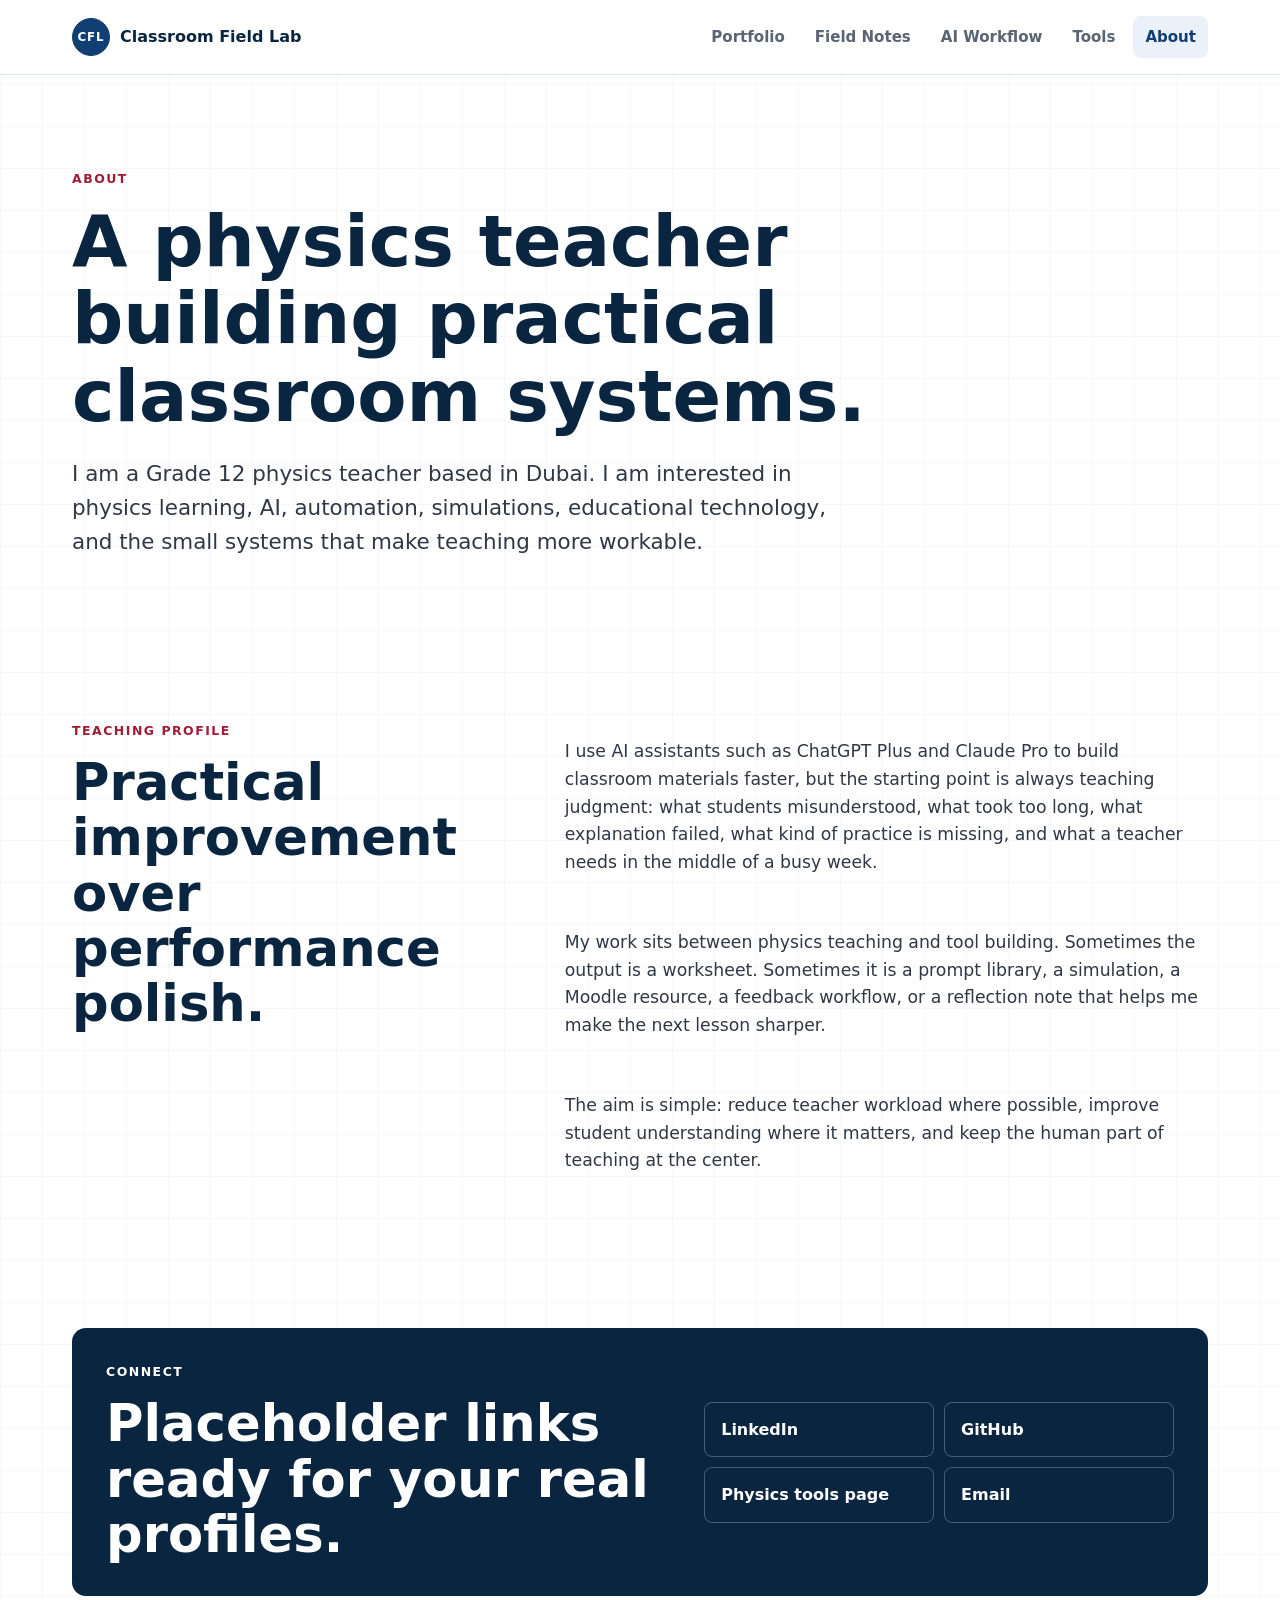
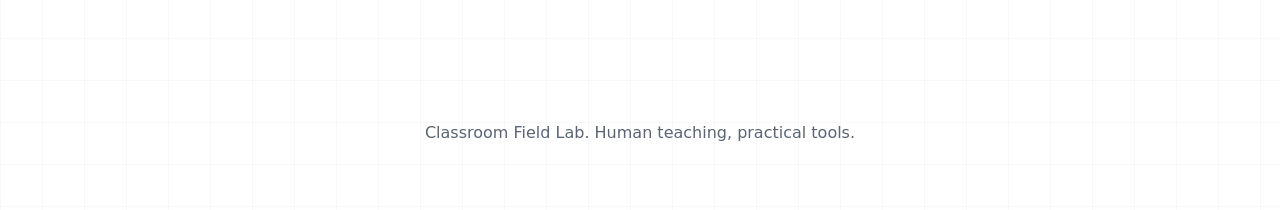
<file: classroom-field-lab/pages/about.html>
<!doctype html>
<html lang="en">
  <head>
    <meta charset="utf-8" />
    <meta name="viewport" content="width=device-width, initial-scale=1" />
    <meta name="description" content="About the Grade 12 physics teacher behind Classroom Field Lab." />
    <title>About | Classroom Field Lab</title>
    <link rel="stylesheet" href="../style.css?v=video-card-2" />
  </head>
  <body>
    <a class="skip-link" href="#main">Skip to content</a>
    <header class="site-header">
      <nav class="nav-shell" aria-label="Primary navigation">
        <a class="brand" href="../index.html"><span class="brand-mark">CFL</span><span>Classroom Field Lab</span></a>
        <button class="nav-toggle" type="button" aria-expanded="false" aria-controls="site-menu"><span></span><span></span><span></span><span class="sr-only">Menu</span></button>
        <div class="nav-links" id="site-menu">
          <a href="portfolio.html">Portfolio</a>
          <a href="field-notes.html">Field Notes</a>
          <a href="ai-workflow.html">AI Workflow</a>
          <a href="tools.html">Tools</a>
          <a href="about.html" aria-current="page">About</a>
        </div>
      </nav>
    </header>
    <main id="main">
      <section class="page-hero section-band about-hero reveal">
        <p class="eyebrow">About</p>
        <h1>A physics teacher building practical classroom systems.</h1>
        <p class="lead">I am a Grade 12 physics teacher based in Dubai. I am interested in physics learning, AI, automation, simulations, educational technology, and the small systems that make teaching more workable.</p>
      </section>
      <section class="section-band two-column">
        <div class="sticky-label">
          <p class="eyebrow">Teaching profile</p>
          <h2>Practical improvement over performance polish.</h2>
        </div>
        <div class="content-stack reveal">
          <p>I use AI assistants such as ChatGPT Plus and Claude Pro to build classroom materials faster, but the starting point is always teaching judgment: what students misunderstood, what took too long, what explanation failed, what kind of practice is missing, and what a teacher needs in the middle of a busy week.</p>
          <p>My work sits between physics teaching and tool building. Sometimes the output is a worksheet. Sometimes it is a prompt library, a simulation, a Moodle resource, a feedback workflow, or a reflection note that helps me make the next lesson sharper.</p>
          <p>The aim is simple: reduce teacher workload where possible, improve student understanding where it matters, and keep the human part of teaching at the center.</p>
        </div>
      </section>
      <section class="contact-band reveal">
        <div>
          <p class="eyebrow">Connect</p>
          <h2>Placeholder links ready for your real profiles.</h2>
        </div>
        <div class="link-list">
          <a href="https://linkedin.com/in/hanihamadah">LinkedIn</a>
          <a href="https://github.com/hanihamadah">GitHub</a>
          <a href="https://hanihamadah.github.io/physics-learning-tools/">Physics tools page</a>
          <a href="mailto:hani.hamadeh@gmail.com" data-email-reveal="hani.hamadeh@gmail.com">Email</a>
        </div>
      </section>
    </main>
    <footer class="site-footer"><p>Classroom Field Lab. Human teaching, practical tools.</p></footer>
    <script src="../script.js?v=video-card-2"></script>
  </body>
</html>
</file>
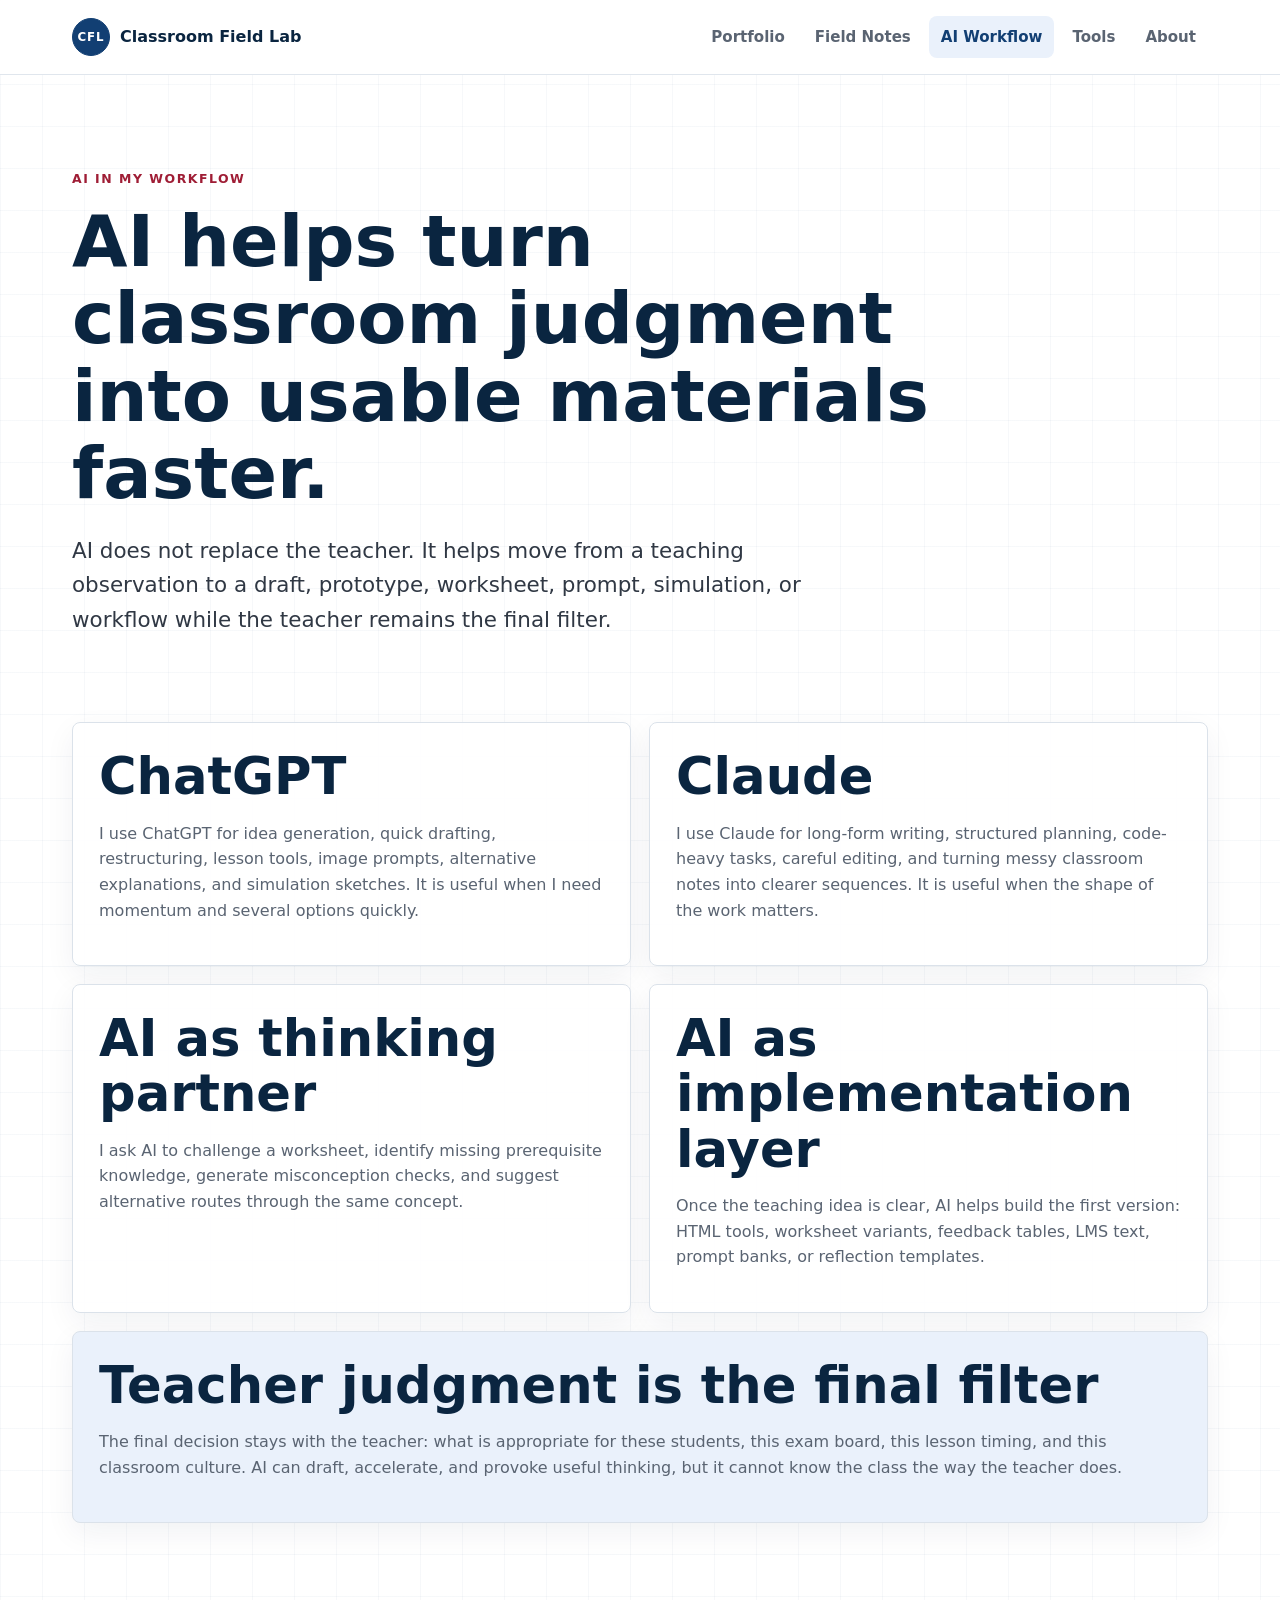
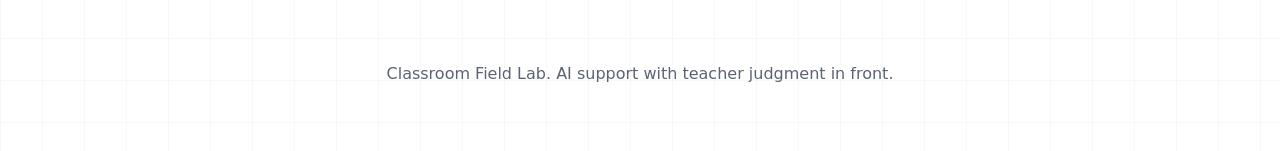
<file: classroom-field-lab/pages/ai-workflow.html>
<!doctype html>
<html lang="en">
  <head>
    <meta charset="utf-8" />
    <meta name="viewport" content="width=device-width, initial-scale=1" />
    <meta name="description" content="How AI assistants support practical physics teaching workflows." />
    <title>AI in My Workflow | Classroom Field Lab</title>
    <link rel="stylesheet" href="../style.css?v=video-card-2" />
  </head>
  <body>
    <a class="skip-link" href="#main">Skip to content</a>
    <header class="site-header">
      <nav class="nav-shell" aria-label="Primary navigation">
        <a class="brand" href="../index.html"><span class="brand-mark">CFL</span><span>Classroom Field Lab</span></a>
        <button class="nav-toggle" type="button" aria-expanded="false" aria-controls="site-menu"><span></span><span></span><span></span><span class="sr-only">Menu</span></button>
        <div class="nav-links" id="site-menu">
          <a href="portfolio.html">Portfolio</a>
          <a href="field-notes.html">Field Notes</a>
          <a href="ai-workflow.html" aria-current="page">AI Workflow</a>
          <a href="tools.html">Tools</a>
          <a href="about.html">About</a>
        </div>
      </nav>
    </header>
    <main id="main">
      <section class="page-hero section-band reveal">
        <p class="eyebrow">AI in my workflow</p>
        <h1>AI helps turn classroom judgment into usable materials faster.</h1>
        <p class="lead">AI does not replace the teacher. It helps move from a teaching observation to a draft, prototype, worksheet, prompt, simulation, or workflow while the teacher remains the final filter.</p>
      </section>
      <section class="section-band workflow-grid">
        <article class="workflow-card reveal">
          <h2>ChatGPT</h2>
          <p>I use ChatGPT for idea generation, quick drafting, restructuring, lesson tools, image prompts, alternative explanations, and simulation sketches. It is useful when I need momentum and several options quickly.</p>
        </article>
        <article class="workflow-card reveal">
          <h2>Claude</h2>
          <p>I use Claude for long-form writing, structured planning, code-heavy tasks, careful editing, and turning messy classroom notes into clearer sequences. It is useful when the shape of the work matters.</p>
        </article>
        <article class="workflow-card reveal">
          <h2>AI as thinking partner</h2>
          <p>I ask AI to challenge a worksheet, identify missing prerequisite knowledge, generate misconception checks, and suggest alternative routes through the same concept.</p>
        </article>
        <article class="workflow-card reveal">
          <h2>AI as implementation layer</h2>
          <p>Once the teaching idea is clear, AI helps build the first version: HTML tools, worksheet variants, feedback tables, LMS text, prompt banks, or reflection templates.</p>
        </article>
        <article class="workflow-card wide reveal">
          <h2>Teacher judgment is the final filter</h2>
          <p>The final decision stays with the teacher: what is appropriate for these students, this exam board, this lesson timing, and this classroom culture. AI can draft, accelerate, and provoke useful thinking, but it cannot know the class the way the teacher does.</p>
        </article>
      </section>
    </main>
    <footer class="site-footer"><p>Classroom Field Lab. AI support with teacher judgment in front.</p></footer>
    <script src="../script.js?v=video-card-2"></script>
  </body>
</html>
</file>
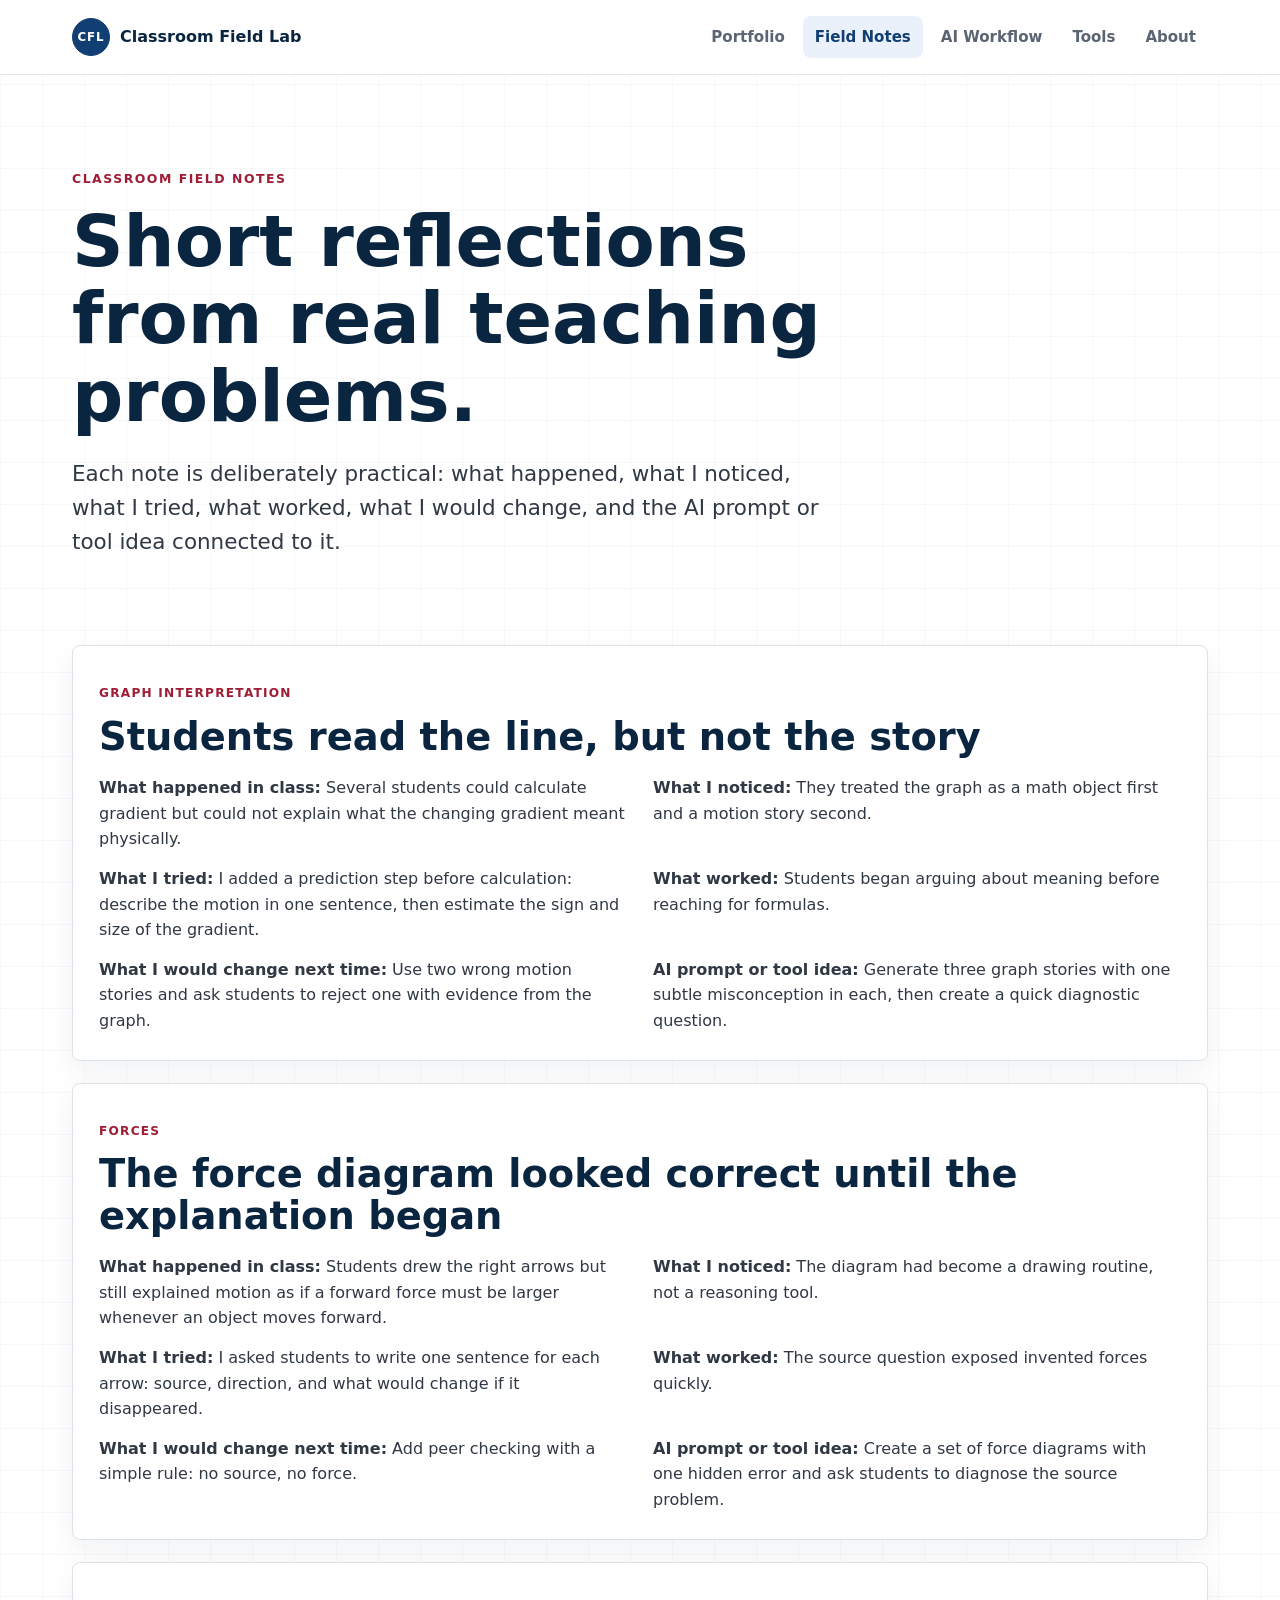
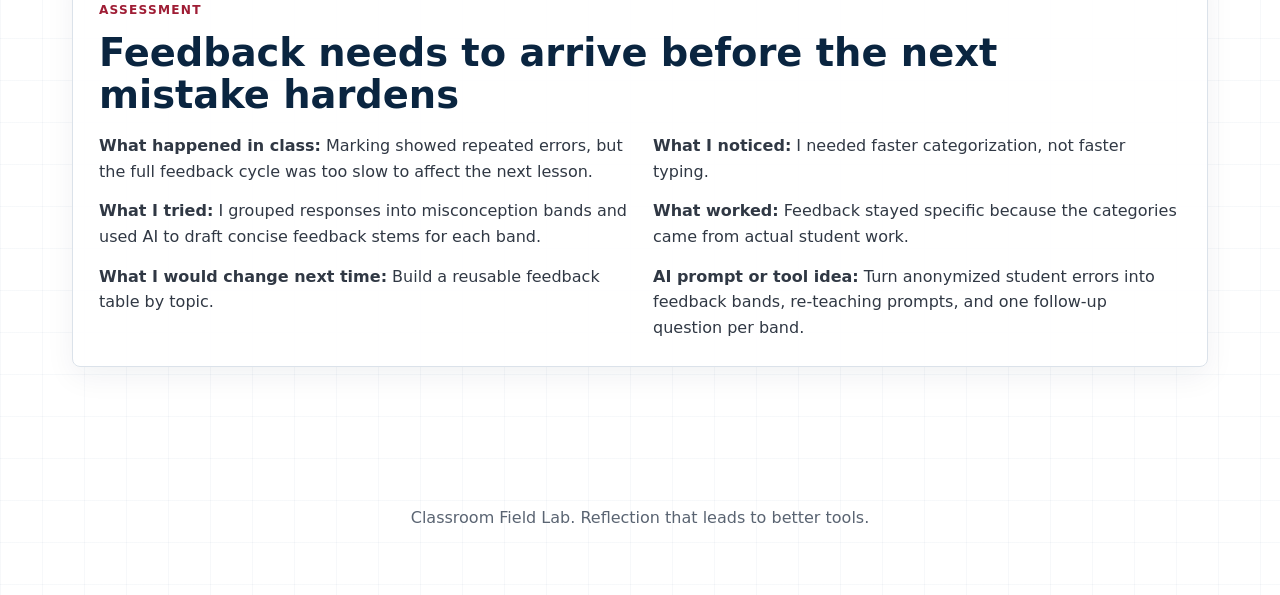
<file: classroom-field-lab/pages/field-notes.html>
<!doctype html>
<html lang="en">
  <head>
    <meta charset="utf-8" />
    <meta name="viewport" content="width=device-width, initial-scale=1" />
    <meta name="description" content="Short practical classroom field notes." />
    <title>Classroom Field Notes | Classroom Field Lab</title>
    <link rel="stylesheet" href="../style.css?v=video-card-2" />
  </head>
  <body>
    <a class="skip-link" href="#main">Skip to content</a>
    <header class="site-header">
      <nav class="nav-shell" aria-label="Primary navigation">
        <a class="brand" href="../index.html"><span class="brand-mark">CFL</span><span>Classroom Field Lab</span></a>
        <button class="nav-toggle" type="button" aria-expanded="false" aria-controls="site-menu"><span></span><span></span><span></span><span class="sr-only">Menu</span></button>
        <div class="nav-links" id="site-menu">
          <a href="portfolio.html">Portfolio</a>
          <a href="field-notes.html" aria-current="page">Field Notes</a>
          <a href="ai-workflow.html">AI Workflow</a>
          <a href="tools.html">Tools</a>
          <a href="about.html">About</a>
        </div>
      </nav>
    </header>
    <main id="main">
      <section class="page-hero section-band reveal">
        <p class="eyebrow">Classroom Field Notes</p>
        <h1>Short reflections from real teaching problems.</h1>
        <p class="lead">Each note is deliberately practical: what happened, what I noticed, what I tried, what worked, what I would change, and the AI prompt or tool idea connected to it.</p>
      </section>
      <section class="section-band notes-list">
        <article class="field-post reveal">
          <p class="note-meta">Graph interpretation</p>
          <h2>Students read the line, but not the story</h2>
          <div class="post-columns">
            <p><strong>What happened in class:</strong> Several students could calculate gradient but could not explain what the changing gradient meant physically.</p>
            <p><strong>What I noticed:</strong> They treated the graph as a math object first and a motion story second.</p>
            <p><strong>What I tried:</strong> I added a prediction step before calculation: describe the motion in one sentence, then estimate the sign and size of the gradient.</p>
            <p><strong>What worked:</strong> Students began arguing about meaning before reaching for formulas.</p>
            <p><strong>What I would change next time:</strong> Use two wrong motion stories and ask students to reject one with evidence from the graph.</p>
            <p><strong>AI prompt or tool idea:</strong> Generate three graph stories with one subtle misconception in each, then create a quick diagnostic question.</p>
          </div>
        </article>
        <article class="field-post reveal">
          <p class="note-meta">Forces</p>
          <h2>The force diagram looked correct until the explanation began</h2>
          <div class="post-columns">
            <p><strong>What happened in class:</strong> Students drew the right arrows but still explained motion as if a forward force must be larger whenever an object moves forward.</p>
            <p><strong>What I noticed:</strong> The diagram had become a drawing routine, not a reasoning tool.</p>
            <p><strong>What I tried:</strong> I asked students to write one sentence for each arrow: source, direction, and what would change if it disappeared.</p>
            <p><strong>What worked:</strong> The source question exposed invented forces quickly.</p>
            <p><strong>What I would change next time:</strong> Add peer checking with a simple rule: no source, no force.</p>
            <p><strong>AI prompt or tool idea:</strong> Create a set of force diagrams with one hidden error and ask students to diagnose the source problem.</p>
          </div>
        </article>
        <article class="field-post reveal">
          <p class="note-meta">Assessment</p>
          <h2>Feedback needs to arrive before the next mistake hardens</h2>
          <div class="post-columns">
            <p><strong>What happened in class:</strong> Marking showed repeated errors, but the full feedback cycle was too slow to affect the next lesson.</p>
            <p><strong>What I noticed:</strong> I needed faster categorization, not faster typing.</p>
            <p><strong>What I tried:</strong> I grouped responses into misconception bands and used AI to draft concise feedback stems for each band.</p>
            <p><strong>What worked:</strong> Feedback stayed specific because the categories came from actual student work.</p>
            <p><strong>What I would change next time:</strong> Build a reusable feedback table by topic.</p>
            <p><strong>AI prompt or tool idea:</strong> Turn anonymized student errors into feedback bands, re-teaching prompts, and one follow-up question per band.</p>
          </div>
        </article>
      </section>
    </main>
    <footer class="site-footer"><p>Classroom Field Lab. Reflection that leads to better tools.</p></footer>
    <script src="../script.js?v=video-card-2"></script>
  </body>
</html>
</file>
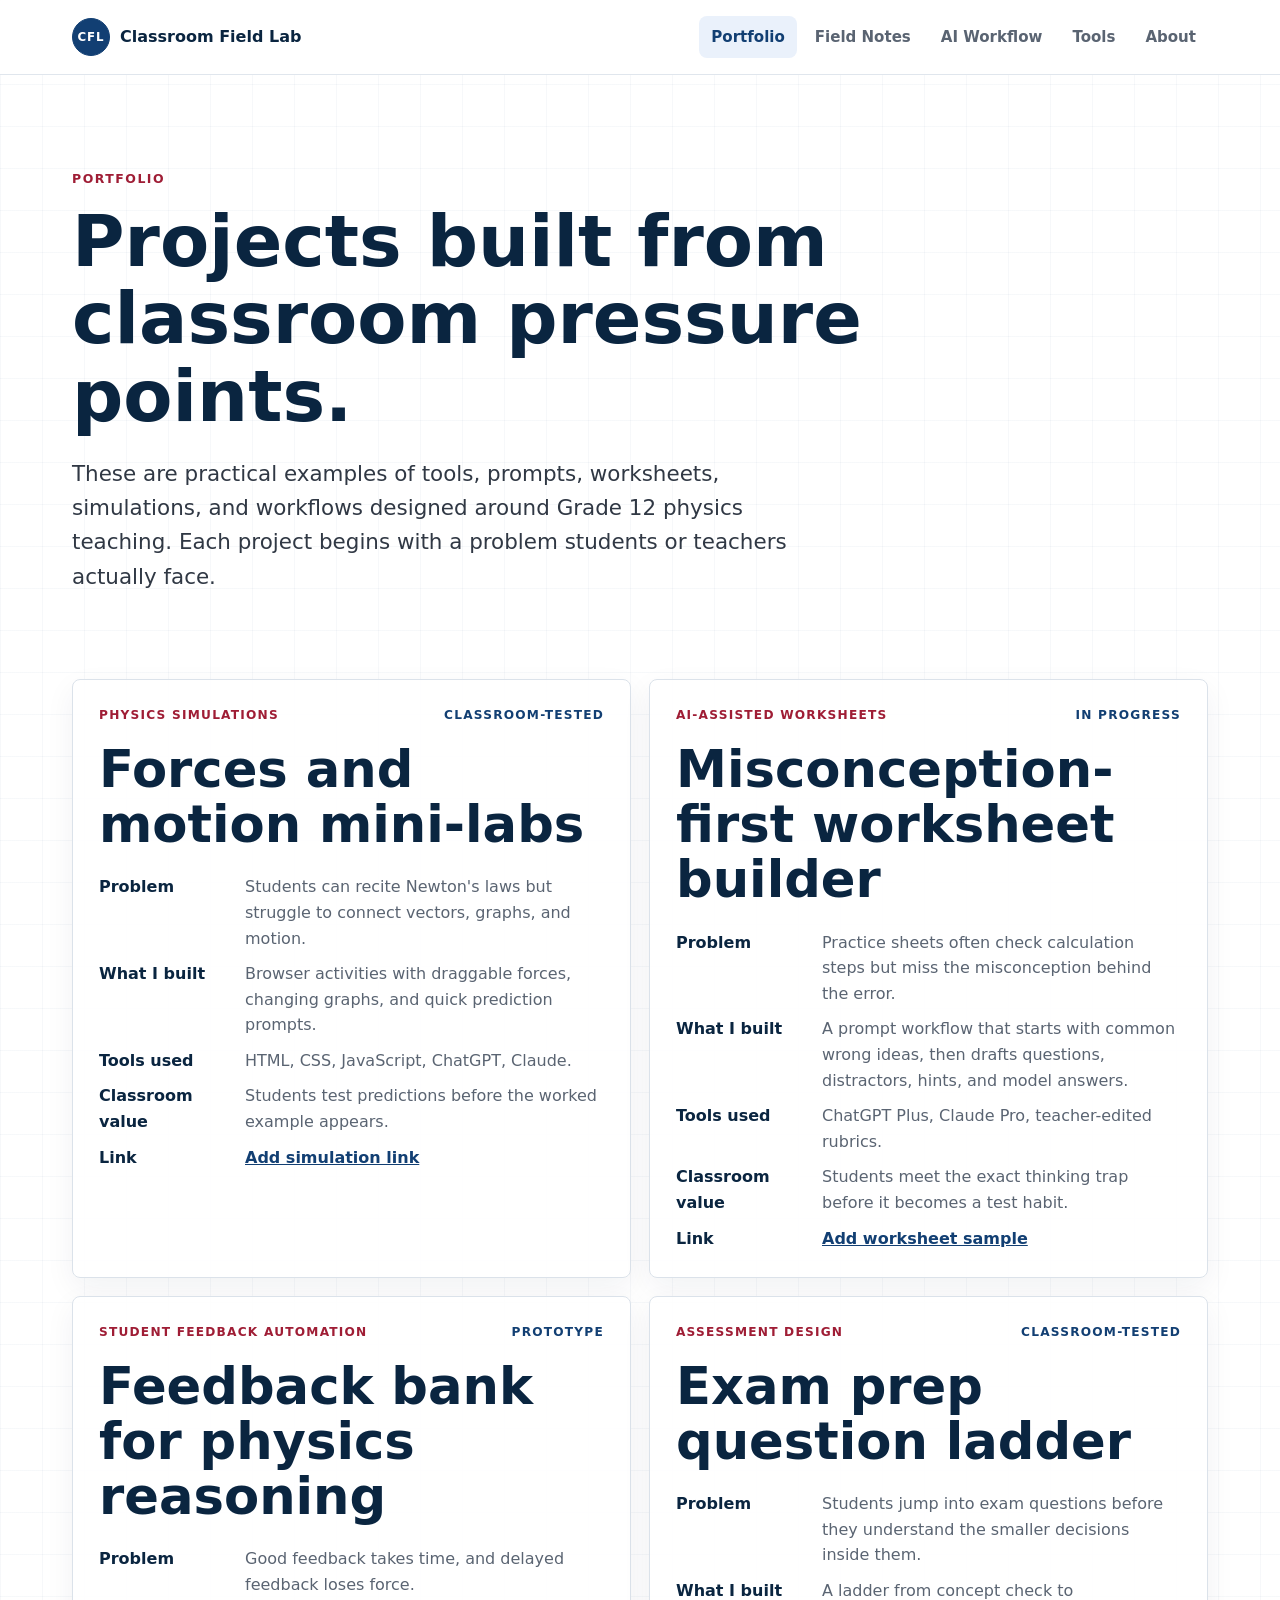
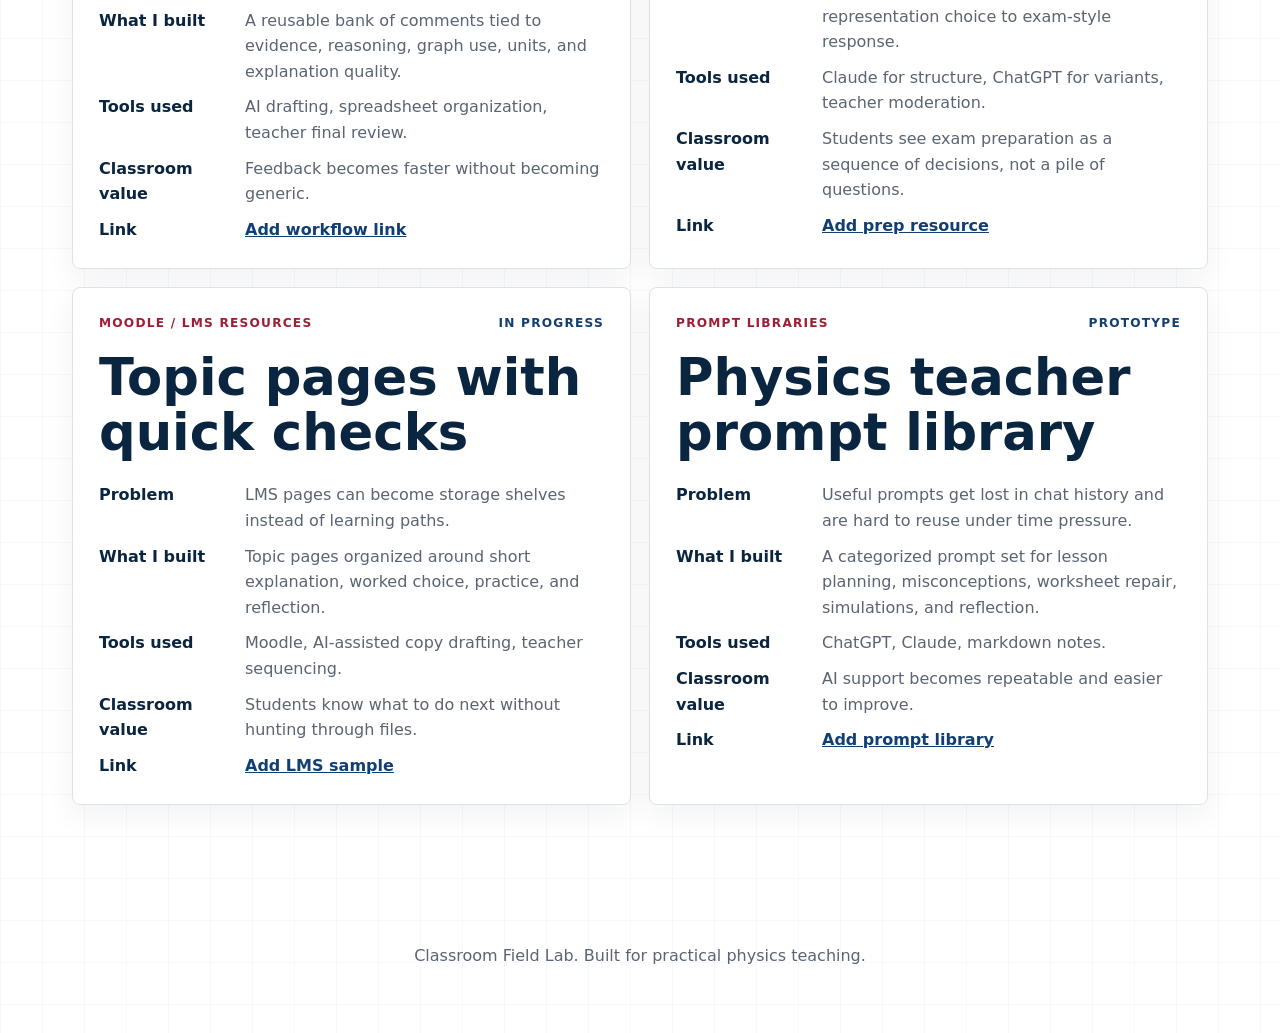
<file: classroom-field-lab/pages/portfolio.html>
<!doctype html>
<html lang="en">
  <head>
    <meta charset="utf-8" />
    <meta name="viewport" content="width=device-width, initial-scale=1" />
    <meta name="description" content="Portfolio projects from Classroom Field Lab." />
    <title>Portfolio | Classroom Field Lab</title>
    <link rel="stylesheet" href="../style.css?v=video-card-2" />
  </head>
  <body>
    <a class="skip-link" href="#main">Skip to content</a>
    <header class="site-header">
      <nav class="nav-shell" aria-label="Primary navigation">
        <a class="brand" href="../index.html"><span class="brand-mark">CFL</span><span>Classroom Field Lab</span></a>
        <button class="nav-toggle" type="button" aria-expanded="false" aria-controls="site-menu"><span></span><span></span><span></span><span class="sr-only">Menu</span></button>
        <div class="nav-links" id="site-menu">
          <a href="portfolio.html" aria-current="page">Portfolio</a>
          <a href="field-notes.html">Field Notes</a>
          <a href="ai-workflow.html">AI Workflow</a>
          <a href="tools.html">Tools</a>
          <a href="about.html">About</a>
        </div>
      </nav>
    </header>
    <main id="main">
      <section class="page-hero section-band reveal">
        <p class="eyebrow">Portfolio</p>
        <h1>Projects built from classroom pressure points.</h1>
        <p class="lead">These are practical examples of tools, prompts, worksheets, simulations, and workflows designed around Grade 12 physics teaching. Each project begins with a problem students or teachers actually face.</p>
      </section>
      <section class="section-band project-grid">
        <article class="project-card reveal">
          <div class="project-top"><span>Physics simulations</span><strong>Classroom-tested</strong></div>
          <h2>Forces and motion mini-labs</h2>
          <dl>
            <dt>Problem</dt><dd>Students can recite Newton's laws but struggle to connect vectors, graphs, and motion.</dd>
            <dt>What I built</dt><dd>Browser activities with draggable forces, changing graphs, and quick prediction prompts.</dd>
            <dt>Tools used</dt><dd>HTML, CSS, JavaScript, ChatGPT, Claude.</dd>
            <dt>Classroom value</dt><dd>Students test predictions before the worked example appears.</dd>
            <dt>Link</dt><dd><a href="../index.html">Add simulation link</a></dd>
          </dl>
        </article>
        <article class="project-card reveal">
          <div class="project-top"><span>AI-assisted worksheets</span><strong>In progress</strong></div>
          <h2>Misconception-first worksheet builder</h2>
          <dl>
            <dt>Problem</dt><dd>Practice sheets often check calculation steps but miss the misconception behind the error.</dd>
            <dt>What I built</dt><dd>A prompt workflow that starts with common wrong ideas, then drafts questions, distractors, hints, and model answers.</dd>
            <dt>Tools used</dt><dd>ChatGPT Plus, Claude Pro, teacher-edited rubrics.</dd>
            <dt>Classroom value</dt><dd>Students meet the exact thinking trap before it becomes a test habit.</dd>
            <dt>Link</dt><dd><a href="#">Add worksheet sample</a></dd>
          </dl>
        </article>
        <article class="project-card reveal">
          <div class="project-top"><span>Student feedback automation</span><strong>Prototype</strong></div>
          <h2>Feedback bank for physics reasoning</h2>
          <dl>
            <dt>Problem</dt><dd>Good feedback takes time, and delayed feedback loses force.</dd>
            <dt>What I built</dt><dd>A reusable bank of comments tied to evidence, reasoning, graph use, units, and explanation quality.</dd>
            <dt>Tools used</dt><dd>AI drafting, spreadsheet organization, teacher final review.</dd>
            <dt>Classroom value</dt><dd>Feedback becomes faster without becoming generic.</dd>
            <dt>Link</dt><dd><a href="#">Add workflow link</a></dd>
          </dl>
        </article>
        <article class="project-card reveal">
          <div class="project-top"><span>Assessment design</span><strong>Classroom-tested</strong></div>
          <h2>Exam prep question ladder</h2>
          <dl>
            <dt>Problem</dt><dd>Students jump into exam questions before they understand the smaller decisions inside them.</dd>
            <dt>What I built</dt><dd>A ladder from concept check to representation choice to exam-style response.</dd>
            <dt>Tools used</dt><dd>Claude for structure, ChatGPT for variants, teacher moderation.</dd>
            <dt>Classroom value</dt><dd>Students see exam preparation as a sequence of decisions, not a pile of questions.</dd>
            <dt>Link</dt><dd><a href="#">Add prep resource</a></dd>
          </dl>
        </article>
        <article class="project-card reveal">
          <div class="project-top"><span>Moodle / LMS resources</span><strong>In progress</strong></div>
          <h2>Topic pages with quick checks</h2>
          <dl>
            <dt>Problem</dt><dd>LMS pages can become storage shelves instead of learning paths.</dd>
            <dt>What I built</dt><dd>Topic pages organized around short explanation, worked choice, practice, and reflection.</dd>
            <dt>Tools used</dt><dd>Moodle, AI-assisted copy drafting, teacher sequencing.</dd>
            <dt>Classroom value</dt><dd>Students know what to do next without hunting through files.</dd>
            <dt>Link</dt><dd><a href="#">Add LMS sample</a></dd>
          </dl>
        </article>
        <article class="project-card reveal">
          <div class="project-top"><span>Prompt libraries</span><strong>Prototype</strong></div>
          <h2>Physics teacher prompt library</h2>
          <dl>
            <dt>Problem</dt><dd>Useful prompts get lost in chat history and are hard to reuse under time pressure.</dd>
            <dt>What I built</dt><dd>A categorized prompt set for lesson planning, misconceptions, worksheet repair, simulations, and reflection.</dd>
            <dt>Tools used</dt><dd>ChatGPT, Claude, markdown notes.</dd>
            <dt>Classroom value</dt><dd>AI support becomes repeatable and easier to improve.</dd>
            <dt>Link</dt><dd><a href="#">Add prompt library</a></dd>
          </dl>
        </article>
      </section>
    </main>
    <footer class="site-footer"><p>Classroom Field Lab. Built for practical physics teaching.</p></footer>
    <script src="../script.js?v=video-card-2"></script>
  </body>
</html>
</file>
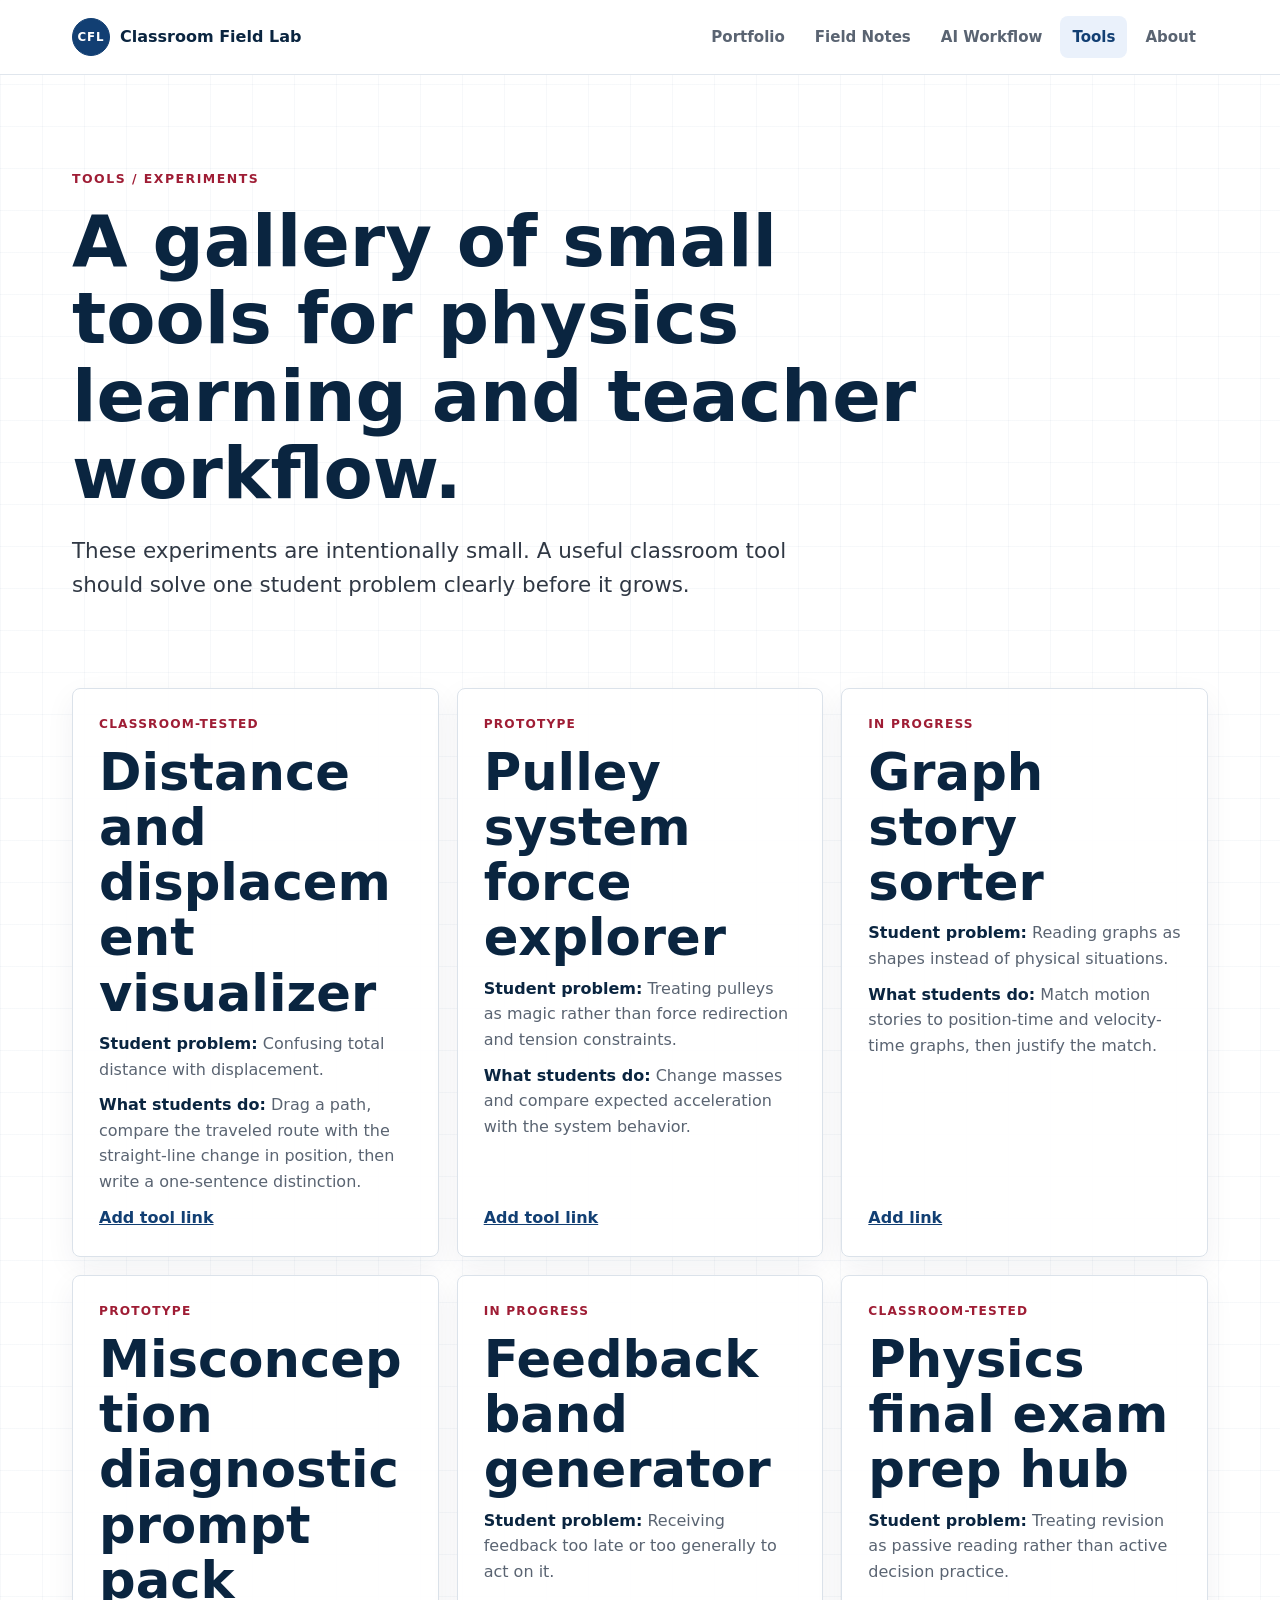
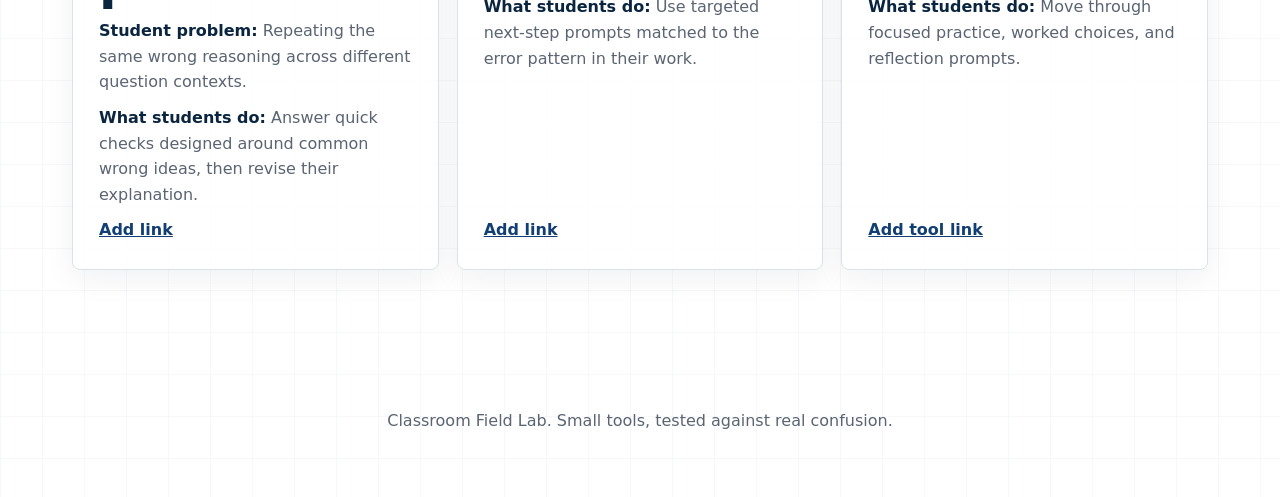
<file: classroom-field-lab/pages/tools.html>
<!doctype html>
<html lang="en">
  <head>
    <meta charset="utf-8" />
    <meta name="viewport" content="width=device-width, initial-scale=1" />
    <meta name="description" content="Physics learning tools and classroom experiments." />
    <title>Tools and Experiments | Classroom Field Lab</title>
    <link rel="stylesheet" href="../style.css?v=video-card-2" />
  </head>
  <body>
    <a class="skip-link" href="#main">Skip to content</a>
    <header class="site-header">
      <nav class="nav-shell" aria-label="Primary navigation">
        <a class="brand" href="../index.html"><span class="brand-mark">CFL</span><span>Classroom Field Lab</span></a>
        <button class="nav-toggle" type="button" aria-expanded="false" aria-controls="site-menu"><span></span><span></span><span></span><span class="sr-only">Menu</span></button>
        <div class="nav-links" id="site-menu">
          <a href="portfolio.html">Portfolio</a>
          <a href="field-notes.html">Field Notes</a>
          <a href="ai-workflow.html">AI Workflow</a>
          <a href="tools.html" aria-current="page">Tools</a>
          <a href="about.html">About</a>
        </div>
      </nav>
    </header>
    <main id="main">
      <section class="page-hero section-band reveal">
        <p class="eyebrow">Tools / Experiments</p>
        <h1>A gallery of small tools for physics learning and teacher workflow.</h1>
        <p class="lead">These experiments are intentionally small. A useful classroom tool should solve one student problem clearly before it grows.</p>
      </section>
      <section class="section-band tool-gallery">
        <article class="tool-card reveal">
          <strong>Classroom-tested</strong>
          <h2>Distance and displacement visualizer</h2>
          <p><span>Student problem:</span> Confusing total distance with displacement.</p>
          <p><span>What students do:</span> Drag a path, compare the traveled route with the straight-line change in position, then write a one-sentence distinction.</p>
          <a href="#">Add tool link</a>
        </article>
        <article class="tool-card reveal">
          <strong>Prototype</strong>
          <h2>Pulley system force explorer</h2>
          <p><span>Student problem:</span> Treating pulleys as magic rather than force redirection and tension constraints.</p>
          <p><span>What students do:</span> Change masses and compare expected acceleration with the system behavior.</p>
          <a href="#">Add tool link</a>
        </article>
        <article class="tool-card reveal">
          <strong>In progress</strong>
          <h2>Graph story sorter</h2>
          <p><span>Student problem:</span> Reading graphs as shapes instead of physical situations.</p>
          <p><span>What students do:</span> Match motion stories to position-time and velocity-time graphs, then justify the match.</p>
          <a href="#">Add link</a>
        </article>
        <article class="tool-card reveal">
          <strong>Prototype</strong>
          <h2>Misconception diagnostic prompt pack</h2>
          <p><span>Student problem:</span> Repeating the same wrong reasoning across different question contexts.</p>
          <p><span>What students do:</span> Answer quick checks designed around common wrong ideas, then revise their explanation.</p>
          <a href="#">Add link</a>
        </article>
        <article class="tool-card reveal">
          <strong>In progress</strong>
          <h2>Feedback band generator</h2>
          <p><span>Student problem:</span> Receiving feedback too late or too generally to act on it.</p>
          <p><span>What students do:</span> Use targeted next-step prompts matched to the error pattern in their work.</p>
          <a href="#">Add link</a>
        </article>
        <article class="tool-card reveal">
          <strong>Classroom-tested</strong>
          <h2>Physics final exam prep hub</h2>
          <p><span>Student problem:</span> Treating revision as passive reading rather than active decision practice.</p>
          <p><span>What students do:</span> Move through focused practice, worked choices, and reflection prompts.</p>
          <a href="#">Add tool link</a>
        </article>
      </section>
    </main>
    <footer class="site-footer"><p>Classroom Field Lab. Small tools, tested against real confusion.</p></footer>
    <script src="../script.js?v=video-card-2"></script>
  </body>
</html>
</file>
<file: classroom-field-lab/style.css>
:root {
  --ink: #111318;
  --muted: #5a6472;
  --paper: #ffffff;
  --soft: #f4f6f8;
  --soft-blue: #eaf1fb;
  --line: #dbe2ea;
  --blue: #123f73;
  --blue-2: #0a2540;
  --crimson: #9f1d35;
  --crimson-soft: #fae8ec;
  --shadow: 0 20px 60px rgba(18, 63, 115, 0.12);
  --radius: 8px;
  --max: 1180px;
}

* {
  box-sizing: border-box;
}

html {
  scroll-behavior: smooth;
}

body {
  margin: 0;
  color: var(--ink);
  background:
    linear-gradient(rgba(18, 63, 115, 0.035) 1px, transparent 1px),
    linear-gradient(90deg, rgba(18, 63, 115, 0.035) 1px, transparent 1px),
    var(--paper);
  background-size: 42px 42px;
  font-family:
    Inter, ui-sans-serif, system-ui, -apple-system, BlinkMacSystemFont, "Segoe UI", sans-serif;
  line-height: 1.6;
  letter-spacing: 0;
}

body.nav-open {
  overflow: hidden;
}

a {
  color: inherit;
}

.skip-link,
.sr-only {
  position: absolute;
  width: 1px;
  height: 1px;
  padding: 0;
  margin: -1px;
  overflow: hidden;
  clip: rect(0, 0, 0, 0);
  white-space: nowrap;
  border: 0;
}

.skip-link:focus {
  z-index: 30;
  width: auto;
  height: auto;
  margin: 0;
  clip: auto;
  top: 14px;
  left: 14px;
  padding: 10px 14px;
  background: var(--blue-2);
  color: white;
  border-radius: var(--radius);
}

.site-header {
  position: sticky;
  top: 0;
  z-index: 20;
  border-bottom: 1px solid rgba(219, 226, 234, 0.86);
  background: rgba(255, 255, 255, 0.88);
  backdrop-filter: blur(18px);
}

.nav-shell {
  max-width: var(--max);
  margin: 0 auto;
  min-height: 74px;
  padding: 0 22px;
  display: flex;
  align-items: center;
  justify-content: space-between;
  gap: 24px;
}

.brand {
  display: inline-flex;
  align-items: center;
  gap: 10px;
  color: var(--blue-2);
  font-weight: 800;
  text-decoration: none;
}

.brand-mark {
  display: grid;
  place-items: center;
  width: 38px;
  height: 38px;
  border: 1px solid var(--blue);
  color: var(--paper);
  background: var(--blue);
  border-radius: 50%;
  font-size: 0.74rem;
  letter-spacing: 0.08em;
}

.nav-links {
  display: flex;
  align-items: center;
  gap: 6px;
}

.nav-links a {
  padding: 9px 12px;
  border-radius: var(--radius);
  color: var(--muted);
  font-size: 0.94rem;
  font-weight: 650;
  text-decoration: none;
}

.nav-links a:hover,
.nav-links a[aria-current="page"] {
  color: var(--blue);
  background: var(--soft-blue);
}

.nav-toggle {
  display: none;
  width: 42px;
  height: 42px;
  padding: 10px;
  border: 1px solid var(--line);
  background: var(--paper);
  border-radius: var(--radius);
}

.nav-toggle span:not(.sr-only) {
  display: block;
  height: 2px;
  margin: 5px 0;
  background: var(--blue-2);
}

.section-band {
  max-width: var(--max);
  margin: 0 auto;
  padding: 94px 22px;
}

.hero {
  min-height: calc(100vh - 74px);
  display: grid;
  grid-template-columns: minmax(0, 1fr) minmax(360px, 0.86fr);
  align-items: center;
  gap: 48px;
  padding-top: 58px;
}

.eyebrow {
  margin: 0 0 14px;
  color: var(--crimson);
  font-size: 0.78rem;
  font-weight: 850;
  letter-spacing: 0.12em;
  text-transform: uppercase;
}

h1,
h2,
h3,
p {
  overflow-wrap: break-word;
}

h1,
h2,
h3 {
  color: var(--blue-2);
  line-height: 1.08;
  letter-spacing: 0;
}

h1 {
  margin: 0;
  max-width: 860px;
  font-size: clamp(3rem, 7vw, 6.7rem);
}

h2 {
  margin: 0;
  font-size: clamp(2rem, 4vw, 3.5rem);
}

h3 {
  margin: 0;
  font-size: 1.2rem;
}

.hero-subtitle,
.lead {
  max-width: 760px;
  color: #303844;
  font-size: clamp(1.08rem, 1.7vw, 1.34rem);
}

.button-row {
  display: flex;
  flex-wrap: wrap;
  gap: 12px;
  margin-top: 34px;
}

.button,
.text-link {
  display: inline-flex;
  align-items: center;
  justify-content: center;
  min-height: 46px;
  padding: 12px 18px;
  border-radius: var(--radius);
  font-weight: 800;
  text-decoration: none;
  transition: transform 180ms ease, box-shadow 180ms ease, background 180ms ease;
}

.button:hover,
.text-link:hover,
.work-card:hover,
.project-card:hover,
.tool-card:hover,
.note-card:hover,
.workflow-card:hover {
  transform: translateY(-3px);
}

.primary {
  background: var(--blue);
  color: white;
  box-shadow: var(--shadow);
}

.secondary {
  border: 1px solid var(--line);
  background: white;
  color: var(--blue);
}

.text-link {
  color: var(--blue);
  background: var(--soft-blue);
}

.hero-lab {
  position: relative;
  min-height: 620px;
  border: 1px solid var(--line);
  border-radius: 18px;
  overflow: hidden;
  background:
    radial-gradient(circle at 22% 24%, rgba(159, 29, 53, 0.12), transparent 26%),
    linear-gradient(150deg, #ffffff 0%, #f4f7fb 58%, #eaf1fb 100%);
  box-shadow: var(--shadow);
}

.grid-plane {
  position: absolute;
  inset: 0;
  background:
    linear-gradient(rgba(18, 63, 115, 0.08) 1px, transparent 1px),
    linear-gradient(90deg, rgba(18, 63, 115, 0.08) 1px, transparent 1px);
  background-size: 32px 32px;
  mask-image: linear-gradient(180deg, rgba(0, 0, 0, 0.9), transparent);
}

.lab-card {
  position: absolute;
  border: 1px solid rgba(18, 63, 115, 0.18);
  background: rgba(255, 255, 255, 0.9);
  box-shadow: 0 18px 48px rgba(10, 37, 64, 0.14);
  backdrop-filter: blur(14px);
  border-radius: 14px;
}

.lab-card span,
.project-top,
.tool-card strong,
.note-meta {
  color: var(--crimson);
  font-size: 0.76rem;
  font-weight: 850;
  letter-spacing: 0.1em;
  text-transform: uppercase;
}

.simulation-card {
  top: 46px;
  left: 36px;
  width: min(86%, 560px);
  padding: 18px;
}

.simulation-media {
  margin-top: 12px;
  overflow: hidden;
  aspect-ratio: 16 / 9;
  border: 1px solid rgba(18, 63, 115, 0.16);
  border-radius: var(--radius);
  background: #f7f9fc;
}

.simulation-media video {
  display: block;
  width: 100%;
  height: 100%;
  object-fit: contain;
  object-position: center;
}

.loop-card {
  right: 32px;
  bottom: 42px;
  width: min(76%, 360px);
  padding: 18px;
  border-radius: 14px;
}

.loop-card ul {
  display: grid;
  gap: 10px;
  margin: 14px 0 0;
  padding: 0;
  list-style: none;
}

.loop-card li {
  display: grid;
  grid-template-columns: 72px minmax(0, 1fr);
  gap: 12px;
  align-items: start;
  padding-top: 10px;
  border-top: 1px solid rgba(18, 63, 115, 0.12);
}

.loop-card strong {
  color: var(--blue);
  font-size: 0.92rem;
}

.loop-card p {
  margin: 0;
  color: var(--blue-2);
  font-size: 0.92rem;
  font-weight: 720;
  line-height: 1.4;
}

.two-column {
  display: grid;
  grid-template-columns: 0.8fr 1.2fr;
  gap: 64px;
  align-items: start;
}

.sticky-label {
  position: sticky;
  top: 112px;
}

.content-stack {
  display: grid;
  gap: 18px;
  color: #303844;
  font-size: 1.08rem;
}

.section-heading {
  max-width: 780px;
  margin-bottom: 34px;
}

.card-grid,
.note-grid,
.workflow-grid,
.tool-gallery,
.project-grid {
  display: grid;
  gap: 18px;
}

.feature-grid {
  grid-template-columns: repeat(3, minmax(0, 1fr));
}

.work-card,
.note-card,
.project-card,
.workflow-card,
.tool-card,
.field-post,
.pipeline-step {
  border: 1px solid var(--line);
  border-radius: var(--radius);
  background: rgba(255, 255, 255, 0.92);
  box-shadow: 0 10px 30px rgba(10, 37, 64, 0.06);
}

.work-card {
  min-height: 245px;
  padding: 24px;
  display: flex;
  flex-direction: column;
  justify-content: space-between;
  transition: transform 180ms ease, box-shadow 180ms ease;
}

.work-card:hover,
.project-card:hover,
.tool-card:hover,
.note-card:hover,
.workflow-card:hover {
  box-shadow: 0 18px 42px rgba(10, 37, 64, 0.11);
}

.card-index {
  color: var(--crimson);
  font-size: 0.9rem;
  font-weight: 900;
}

.work-card p,
.note-card p,
.pipeline-step p,
.project-card dd,
.workflow-card p,
.tool-card p {
  color: var(--muted);
}

.pipeline {
  position: relative;
  display: grid;
  grid-template-columns: repeat(5, minmax(0, 1fr));
  gap: 14px;
}

.pipeline::before {
  content: "";
  position: absolute;
  top: 35px;
  left: 7%;
  right: 7%;
  height: 2px;
  background: linear-gradient(90deg, var(--blue), var(--crimson));
}

.pipeline-step {
  position: relative;
  min-height: 230px;
  padding: 20px;
}

.pipeline-step span {
  position: relative;
  z-index: 1;
  display: grid;
  place-items: center;
  width: 34px;
  height: 34px;
  margin-bottom: 42px;
  color: white;
  background: var(--blue);
  border-radius: 50%;
  font-weight: 900;
}

.note-grid {
  grid-template-columns: repeat(3, minmax(0, 1fr));
}

.note-card {
  min-height: 220px;
  padding: 24px;
}

.center-action {
  margin-top: 28px;
  text-align: center;
}

.contact-band {
  max-width: calc(var(--max) - 44px);
  margin: 42px auto 80px;
  padding: 34px;
  display: grid;
  grid-template-columns: 1.1fr 0.9fr;
  gap: 24px;
  align-items: center;
  color: white;
  background: var(--blue-2);
  border-radius: 14px;
}

.contact-band h2,
.contact-band .eyebrow {
  color: white;
}

.link-list {
  display: grid;
  grid-template-columns: repeat(2, minmax(0, 1fr));
  gap: 10px;
}

.link-list a {
  padding: 14px 16px;
  border: 1px solid rgba(255, 255, 255, 0.26);
  border-radius: var(--radius);
  color: white;
  text-decoration: none;
  font-weight: 800;
}

.link-list a:hover {
  background: rgba(255, 255, 255, 0.1);
}

.site-footer {
  padding: 28px 22px 48px;
  color: var(--muted);
  text-align: center;
}

.page-hero {
  padding-bottom: 46px;
}

.page-hero h1 {
  font-size: clamp(2.8rem, 5.6vw, 5.4rem);
}

.project-grid {
  grid-template-columns: repeat(2, minmax(0, 1fr));
  padding-top: 18px;
}

.project-card,
.workflow-card,
.tool-card,
.field-post {
  padding: 26px;
}

.project-top {
  display: flex;
  justify-content: space-between;
  gap: 18px;
  margin-bottom: 16px;
}

.project-top strong {
  color: var(--blue);
}

.project-card dl {
  display: grid;
  grid-template-columns: 128px minmax(0, 1fr);
  gap: 10px 18px;
  margin: 22px 0 0;
}

.project-card dt {
  color: var(--blue-2);
  font-weight: 900;
}

.project-card dd {
  margin: 0;
}

.project-card a,
.tool-card a {
  color: var(--blue);
  font-weight: 850;
}

.notes-list {
  display: grid;
  gap: 22px;
  padding-top: 18px;
}

.field-post h2 {
  margin-bottom: 18px;
  font-size: clamp(1.6rem, 3vw, 2.5rem);
}

.post-columns {
  display: grid;
  grid-template-columns: repeat(2, minmax(0, 1fr));
  gap: 14px 26px;
}

.post-columns p {
  margin: 0;
  color: #303844;
}

.workflow-grid {
  grid-template-columns: repeat(2, minmax(0, 1fr));
  padding-top: 18px;
}

.workflow-card.wide {
  grid-column: 1 / -1;
  background: var(--soft-blue);
}

.tool-gallery {
  grid-template-columns: repeat(3, minmax(0, 1fr));
  padding-top: 18px;
}

.tool-card {
  min-height: 300px;
  display: flex;
  flex-direction: column;
  gap: 10px;
}

.tool-card p {
  margin: 0;
}

.tool-card span {
  color: var(--blue-2);
  font-weight: 850;
}

.tool-card a {
  margin-top: auto;
}

.about-hero {
  position: relative;
}

.reveal {
  opacity: 0;
  transform: translateY(22px);
  transition: opacity 620ms ease, transform 620ms ease;
}

.reveal.in-view {
  opacity: 1;
  transform: translateY(0);
}

@media (max-width: 980px) {
  .hero,
  .two-column,
  .contact-band {
    grid-template-columns: 1fr;
  }

  .hero {
    min-height: auto;
  }

  .hero-lab {
    min-height: 620px;
  }

  .feature-grid,
  .note-grid,
  .tool-gallery {
    grid-template-columns: repeat(2, minmax(0, 1fr));
  }

  .pipeline {
    grid-template-columns: 1fr;
  }

  .pipeline::before {
    top: 26px;
    bottom: 26px;
    left: 37px;
    right: auto;
    width: 2px;
    height: auto;
  }

  .pipeline-step {
    min-height: auto;
    padding-left: 72px;
  }

  .pipeline-step span {
    position: absolute;
    top: 20px;
    left: 20px;
    margin-bottom: 0;
  }

  .sticky-label {
    position: static;
  }
}

@media (max-width: 760px) {
  .nav-toggle {
    display: block;
  }

  .nav-links {
    position: fixed;
    inset: 74px 12px auto 12px;
    display: none;
    padding: 12px;
    border: 1px solid var(--line);
    background: white;
    border-radius: 14px;
    box-shadow: var(--shadow);
  }

  .nav-links.open {
    display: grid;
  }

  .nav-links a {
    padding: 13px 12px;
  }

  .section-band {
    padding: 70px 18px;
  }

  .hero {
    padding-top: 42px;
    gap: 32px;
  }

  h1 {
    font-size: clamp(2.55rem, 13vw, 4rem);
  }

  .button-row {
    display: grid;
  }

  .hero-lab {
    display: grid;
    gap: 18px;
    min-height: auto;
    padding: 18px;
    border-radius: 14px;
  }

  .grid-plane {
    pointer-events: none;
  }

  .lab-card {
    position: relative;
    inset: auto;
  }

  .simulation-card {
    width: 100%;
  }

  .loop-card {
    width: 100%;
  }

  .loop-card li {
    grid-template-columns: 1fr;
    gap: 2px;
  }

  .feature-grid,
  .note-grid,
  .project-grid,
  .workflow-grid,
  .tool-gallery,
  .post-columns {
    grid-template-columns: 1fr;
  }

  .project-card dl {
    grid-template-columns: 1fr;
    gap: 4px;
  }

  .project-card dd {
    margin-bottom: 12px;
  }

  .link-list {
    grid-template-columns: 1fr;
  }

  .contact-band {
    margin: 20px 18px 60px;
    padding: 24px;
  }
}

@media (prefers-reduced-motion: reduce) {
  *,
  *::before,
  *::after {
    scroll-behavior: auto !important;
    animation-duration: 0.001ms !important;
    animation-iteration-count: 1 !important;
    transition-duration: 0.001ms !important;
  }

  .reveal {
    opacity: 1;
    transform: none;
  }
}
</file>
